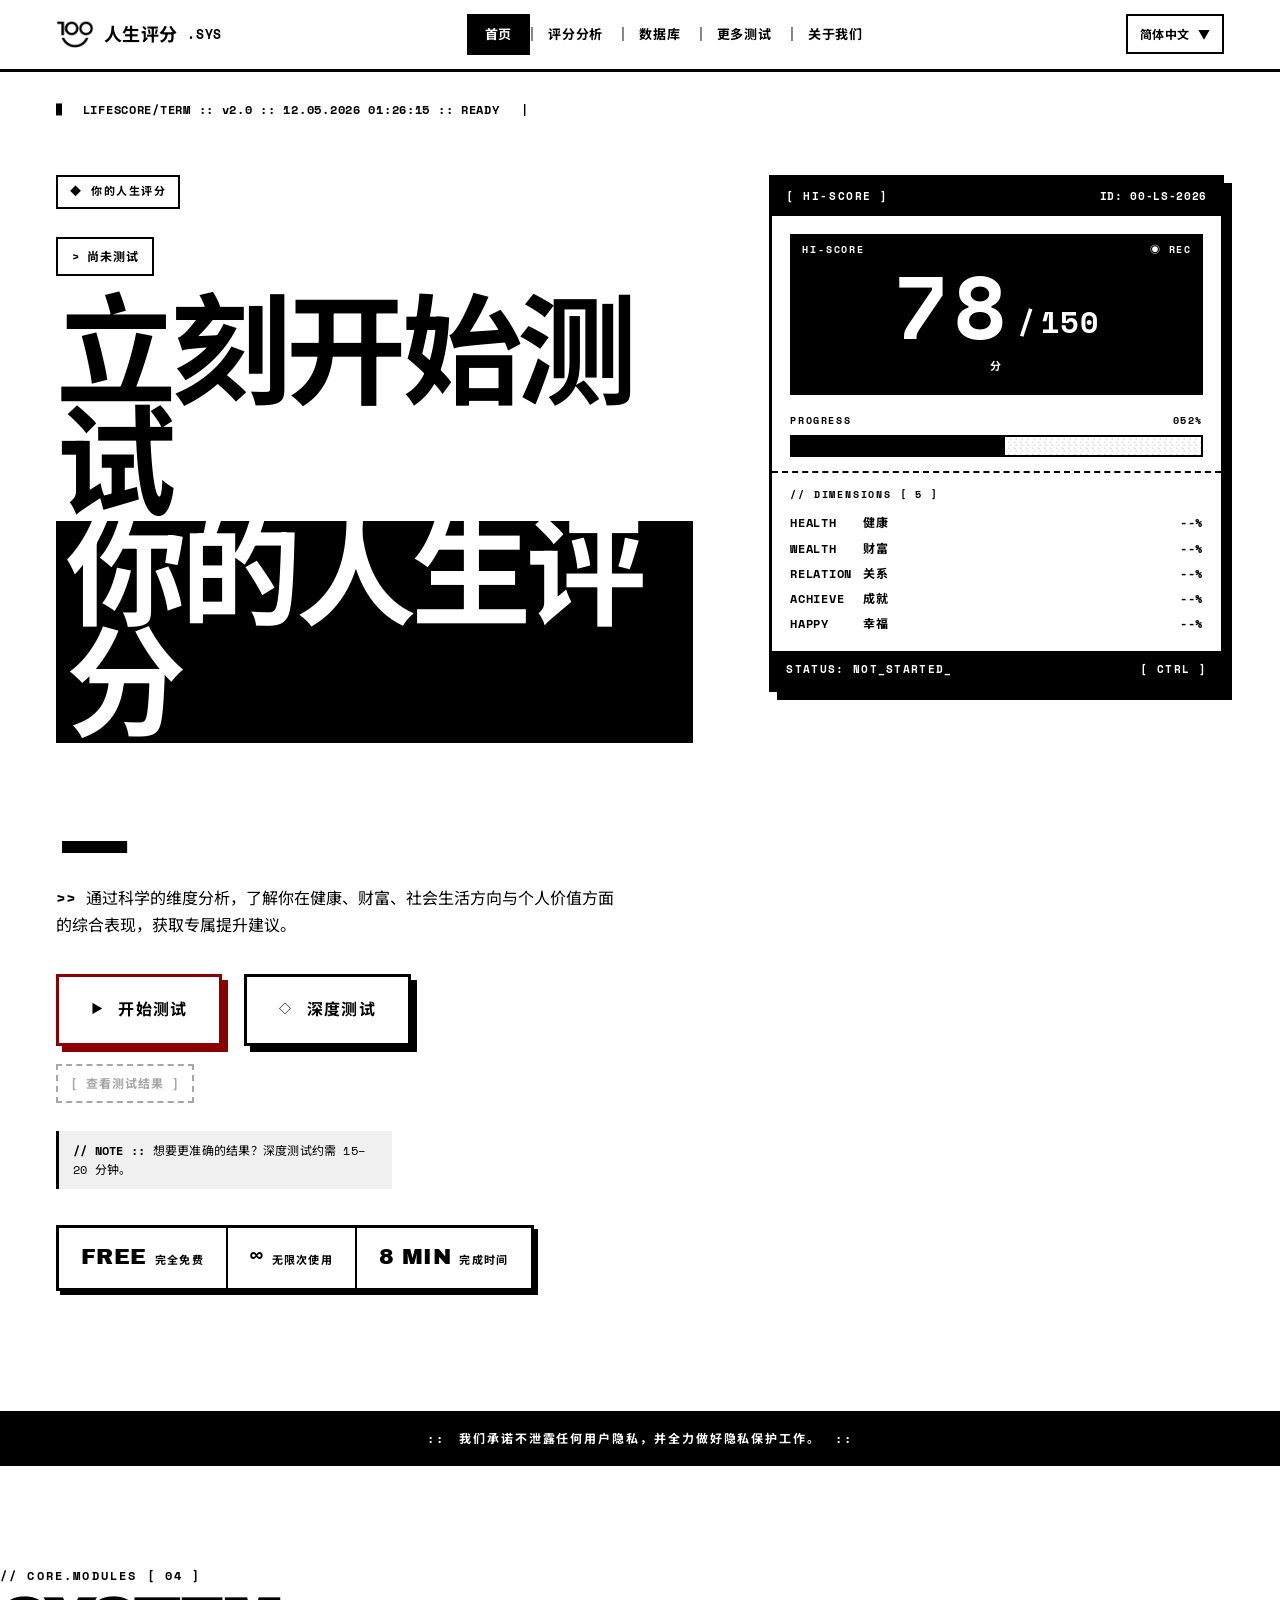
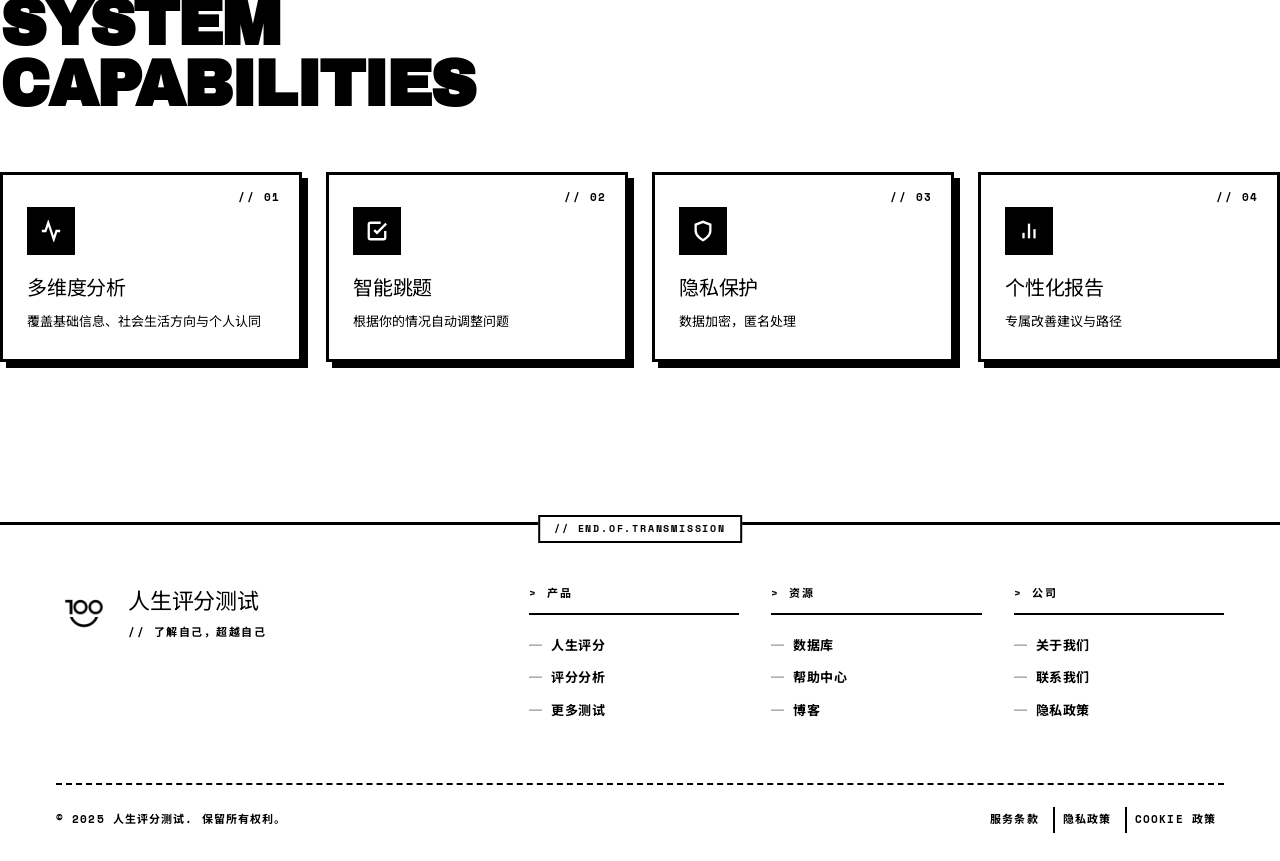
<file: index.html>
<!DOCTYPE html>
<html lang="zh-CN">
<head>
  <meta charset="UTF-8"/>
  <meta name="viewport" content="width=device-width, initial-scale=1.0"/>
  <title>LIFESCORE/TERM // 人生评分</title>
  <link rel="icon" type="image/png" href="images/favicon.ico"/>

  <!--
    LIFESCORE/TERM — NEO-BRUTALIST B&W BUILD
    ────────────────────────────────────────
    · Two colors: #FFF / #000  (+ #F0F0F0 for subtle separation only)
    · Two fonts:  Archivo Black (display) · Space Mono (everything else)
    · Zero rounded corners. Zero blur. Zero gradients.
    · Hard offset shadows only (e.g. 6px 6px 0 #000)
    · Hover = harsh color inversion + press-down translate
  -->
  <link rel="preconnect" href="https://fonts.googleapis.com"/>
  <link rel="preconnect" href="https://fonts.gstatic.com" crossorigin/>
  <link href="https://fonts.googleapis.com/css2?family=Archivo+Black&family=Space+Mono:wght@400;700&family=Noto+Sans+SC:wght@500;700;900&display=swap" rel="stylesheet"/>

  <link rel="stylesheet" href="style.css"/>
</head>

<body>
  <!-- Full-screen confetti canvas — fired by script.js when ls_last_score >= 100 -->
  <canvas id="confettiCanvas" style="position:fixed; top:0; left:0; width:100%; height:100%; pointer-events:none; z-index:9999; display:none;"></canvas>

  <!-- legacy hook (script.js may inject children) — visually neutralized -->
  <div class="particles" id="particles" aria-hidden="true"></div>

  <!-- ═══════════════ HUD BAR ═══════════════ -->
  <header class="hud" id="header">
    <div class="hud-row">
      <a href="index.html" class="brand">
        <img class="brand-mark" src="images/apple-touch-icon.png" alt="LS"/>
        <span class="brand-text" data-i18n="brandName">人生评分</span>
        <span class="brand-system">.SYS</span>
      </a>

      <nav class="nav" id="nav" aria-label="Main">
        <a href="index.html"      class="nav-link active" data-i18n="nav.home">首页</a>
        <a href="analysis.html"   class="nav-link"        data-i18n="nav.analysis">评分分析</a>
        <a href="database.html"   class="nav-link"        data-i18n="nav.database">数据库</a>
        <a href="more-tests.html" class="nav-link"        data-i18n="nav.more">更多测试</a>
        <a href="about.html"      class="nav-link"        data-i18n="nav.about">关于我们</a>
      </nav>

      <div class="hud-right">
        <div class="lang-switcher" id="langSwitcher">
          <span class="lang-icon">
            <svg width="14" height="14" viewBox="0 0 24 24" fill="none" stroke="currentColor" stroke-width="2.5">
              <circle cx="12" cy="12" r="10"/><path d="M2 12h20M12 2a15.3 15.3 0 0 1 4 10 15.3 15.3 0 0 1-4 10 15.3 15.3 0 0 1-4-10 15.3 15.3 0 0 1 4-10z"/>
            </svg>
          </span>
          <span class="lang-label" id="langLabel">简体中文</span>
          <span class="lang-arrow">▼</span>
          <div class="lang-dropdown" id="langDropdown">
            <div class="lang-option active" data-lang="zh-CN">简体中文</div>
            <div class="lang-option"        data-lang="zh-TW">繁體中文</div>
          </div>
        </div>
        <button class="menu-toggle" id="menuToggle" aria-expanded="false" aria-label="Menu">
          <span></span><span></span><span></span>
        </button>
      </div>
    </div>
  </header>

  <!-- ═══════════════ MAIN ═══════════════ -->
  <main>
    <div class="container">

      <!-- ── BOOT STATUS LINE ── -->
      <div class="boot">
        <span class="boot-line">LIFESCORE/TERM&nbsp;::&nbsp;v2.0&nbsp;::&nbsp;<span id="liveDate"></span>&nbsp;::&nbsp;READY&nbsp;</span>
        <span class="boot-spinner"></span>
      </div>

      <!-- ── HERO ── -->
      <section class="hero" id="hero">

        <!-- LEFT: type wall + CTA -->
        <div class="hero-text">
          <div class="winner-banner" id="winnerBanner">★ WINNER :: LIFE.DOMINATED ★</div>

          <span class="hero-badge" data-i18n="badge">你的专属人生评分</span>

          <div class="score-badge-wrap">
            <div class="score-badge" id="scoreBadge">
              <span class="score-badge-none" data-i18n="hero.score.none">尚未测试</span>
            </div>
          </div>

          <h1 class="hero-title">
            <span class="line"        data-i18n="hero.line1">立刻开始测试</span>
            <span class="line accent" data-i18n="hero.line2">你的人生评分</span><span class="cursor">_</span>
          </h1>

          <p class="hero-sub" data-i18n="hero.sub">通过科学的维度分析，了解你在健康、财富、社会生活方向与个人价值方面的综合表现，获取专属提升建议。</p>

          <div class="hero-actions">
            <button class="btn btn-primary btn-accent-red" id="startBtn" onclick="window.location.href='quiz-quick.html'">
              <span data-i18n="btn.start">开始测试</span>
            </button>
            <button class="btn btn-secondary btn-indepth" onclick="showDeepTestNotice()">
              <span data-i18n="btn.indepth">深度测试</span>
            </button>
          </div>

          <div class="view-result-wrap" id="viewResultWrap">
            <button class="btn-view-result" id="viewResultBtn" disabled onclick="window.location.href='result.html'">
              <span data-i18n="hero.viewResult">查看测试结果</span>
            </button>
          </div>

          <p class="indepth-note" data-i18n="btn.indepth.note">想要更准确的结果？深度测试约需 15–20 分钟。</p>

          <div class="hero-stats">
            <div class="stat">
              <span class="stat-num">FREE</span>
              <span class="stat-desc" data-i18n="stat.free">完全免费</span>
            </div>
            <div class="stat-divider"></div>
            <div class="stat">
              <span class="stat-num">∞</span>
              <span class="stat-desc" data-i18n="stat.unlimited">无限次使用</span>
            </div>
            <div class="stat-divider"></div>
            <div class="stat">
              <span class="stat-num">8 MIN</span>
              <span class="stat-desc" data-i18n="stat.time">完成时间</span>
            </div>
          </div>
        </div>

        <!-- RIGHT: ARCADE SCOREBOARD -->
        <aside class="arcade" aria-label="Score readout">

          <div class="arcade-head">
            <span>[ HI-SCORE ]</span>
            <span class="arcade-head-id">ID: 00-LS-2026</span>
          </div>

          <!-- the BLACK CRT SCREEN inset -->
          <div class="arcade-crt">
            <div class="arcade-digits">
              <span class="arcade-num" id="arcNumber">000</span>
              <span class="arcade-slash">/</span>
              <span class="arcade-max">150</span>
            </div>
            <span class="arcade-unit" data-i18n="scoreUnit">PTS</span>
          </div>

          <!-- chunky horizontal progress bar -->
          <div class="arcade-bar-wrap">
            <div class="arcade-bar-label">
              <span>PROGRESS</span>
              <span id="arcadePct">000%</span>
            </div>
            <div class="arcade-bar">
              <div class="arcade-bar-fill" id="arcadeBarFill"></div>
            </div>
          </div>

          <!-- 5 dimensions stat readout -->
          <div class="arcade-dims">
            <div class="arcade-dims-title">DIMENSIONS [ 5 ]</div>
            <ul class="score-tags">
              <li class="tag" data-i18n="tag.health"   data-name="HEALTH"   data-pct="--%"><span class="tag-bar"></span></li>
              <li class="tag" data-i18n="tag.wealth"   data-name="WEALTH"   data-pct="--%"><span class="tag-bar"></span></li>
              <li class="tag" data-i18n="tag.relation" data-name="RELATION" data-pct="--%"><span class="tag-bar"></span></li>
              <li class="tag" data-i18n="tag.achieve"  data-name="ACHIEVE"  data-pct="--%"><span class="tag-bar"></span></li>
              <li class="tag" data-i18n="tag.happy"    data-name="HAPPY"    data-pct="--%"><span class="tag-bar"></span></li>
            </ul>
          </div>

          <!-- legacy hooks: SVG arcFill must exist for script.js — hidden -->
          <div class="score-display">
            <svg viewBox="0 0 200 200">
              <circle cx="100" cy="100" r="85" fill="none" stroke="#000" stroke-width="6"
                      style="stroke-dasharray:534; stroke-dashoffset:534;" id="arcFill"></circle>
            </svg>
            <div class="ring ring-1"></div><div class="ring ring-2"></div><div class="ring ring-3"></div>
          </div>

          <!-- bottom status line -->
          <div class="arcade-status">
            <span>STATUS: NOT_STARTED<span class="arcade-status-cursor"></span></span>
            <span>[ CTRL ]</span>
          </div>
        </aside>

      </section>
    </div>

    <!-- ── PRIVACY STRIP — full bleed ── -->
    <div class="privacy-strip">
      <svg width="16" height="16" viewBox="0 0 24 24" fill="none" stroke="currentColor" stroke-width="2"><path d="M12 22s8-4 8-10V5l-8-3-8 3v7c0 6 8 10 8 10z"/></svg>
      <span data-i18n="hero.privacy">我们承诺不泄露任何用户隐私，并全力做好隐私保护工作。</span>
    </div>

    <!-- ── MODULES ── -->
    <section class="modules-section container">
      <header class="modules-head">
        <span class="kicker">CORE.MODULES&nbsp;[&nbsp;04&nbsp;]</span>
        <h2>SYSTEM<br>CAPABILITIES</h2>
      </header>

      <div class="features">
        <article class="feature-card" style="--i:0">
          <span class="feature-id">// 01</span>
          <div class="feature-icon">
            <svg width="22" height="22" viewBox="0 0 24 24" fill="none" stroke-width="2.5">
              <path d="M22 12h-4l-3 9L9 3l-3 9H2"/>
            </svg>
          </div>
          <div class="feature-title" data-i18n="feat1.title">多维度分析</div>
          <div class="feature-desc"  data-i18n="feat1.desc">覆盖基础信息、社会生活方向与个人认同</div>
        </article>

        <article class="feature-card" style="--i:1">
          <span class="feature-id">// 02</span>
          <div class="feature-icon">
            <svg width="22" height="22" viewBox="0 0 24 24" fill="none" stroke-width="2.5">
              <polyline points="9 11 12 14 22 4"/>
              <path d="M21 12v7a2 2 0 0 1-2 2H5a2 2 0 0 1-2-2V5a2 2 0 0 1 2-2h11"/>
            </svg>
          </div>
          <div class="feature-title" data-i18n="feat2.title">智能跳题</div>
          <div class="feature-desc"  data-i18n="feat2.desc">根据你的情况自动调整问题</div>
        </article>

        <article class="feature-card" style="--i:2">
          <span class="feature-id">// 03</span>
          <div class="feature-icon">
            <svg width="22" height="22" viewBox="0 0 24 24" fill="none" stroke-width="2.5">
              <path d="M12 22s8-4 8-10V5l-8-3-8 3v7c0 6 8 10 8 10z"/>
            </svg>
          </div>
          <div class="feature-title" data-i18n="feat3.title">隐私保护</div>
          <div class="feature-desc"  data-i18n="feat3.desc">数据加密，匿名处理</div>
        </article>

        <article class="feature-card" style="--i:3">
          <span class="feature-id">// 04</span>
          <div class="feature-icon">
            <svg width="22" height="22" viewBox="0 0 24 24" fill="none" stroke-width="2.5">
              <line x1="18" y1="20" x2="18" y2="10"/>
              <line x1="12" y1="20" x2="12" y2="4"/>
              <line x1="6"  y1="20" x2="6"  y2="14"/>
            </svg>
          </div>
          <div class="feature-title" data-i18n="feat4.title">个性化报告</div>
          <div class="feature-desc"  data-i18n="feat4.desc">专属改善建议与路径</div>
        </article>
      </div>
    </section>
  </main>

  <!-- ═══════════════ FOOTER ═══════════════ -->
  <footer class="footer">
    <div class="footer-inner">
      <div class="footer-brand">
        <img class="footer-logo-mark" src="images/apple-touch-icon.png" alt="LS"/>
        <div>
          <div class="footer-name"    data-i18n="footer.brand">人生评分测试</div>
          <div class="footer-tagline" data-i18n="footer.tagline">了解自己，超越自己</div>
        </div>
      </div>
      <div class="footer-links">
        <div class="footer-col">
          <div class="footer-col-title" data-i18n="footer.col1">产品</div>
          <a href="quiz-quick.html"  data-i18n="footer.l1a">人生评分</a>
          <a href="analysis.html"    data-i18n="footer.l1b">评分分析</a>
          <a href="more-tests.html"  data-i18n="footer.l1c">更多测试</a>
        </div>
        <div class="footer-col">
          <div class="footer-col-title" data-i18n="footer.col2">资源</div>
          <a href="database.html" data-i18n="footer.l2a">数据库</a>
          <a href="#"             data-i18n="footer.l2b">帮助中心</a>
          <a href="#"             data-i18n="footer.l2c">博客</a>
        </div>
        <div class="footer-col">
          <div class="footer-col-title" data-i18n="footer.col3">公司</div>
          <a href="about.html" data-i18n="footer.l3a">关于我们</a>
          <a href="about.html" data-i18n="footer.l3b">联系我们</a>
          <a href="#"          data-i18n="footer.l3c">隐私政策</a>
        </div>
      </div>
    </div>
    <div class="footer-bottom">
      <span data-i18n="footer.copy">© 2025 人生评分测试. 保留所有权利。</span>
      <div class="footer-bottom-links">
        <a href="#" data-i18n="footer.terms">服务条款</a>
        <a href="#" data-i18n="footer.privacy">隐私政策</a>
        <a href="#" data-i18n="footer.cookie">Cookie 政策</a>
      </div>
    </div>
  </footer>

  <!-- ═══════════════ DEEP-TEST MODAL ═══════════════ -->
  <div class="deep-notice-overlay" id="deepNoticeOverlay" onclick="closeDeepNotice()">
    <div class="deep-notice-modal" onclick="event.stopPropagation()">
      <div class="deep-notice-icon">⚠</div>
      <div class="deep-notice-title" data-i18n="deep.notice.title">深度测试 · 开发中</div>
      <div class="deep-notice-text"  data-i18n="deep.notice.text">我们的深度测试题库仍在开发中，大部分题目尚未导入和更新。但它已经与快速版测试略有不同。感谢你的理解。</div>
      <div class="deep-notice-btns">
        <button class="btn btn-primary"   onclick="window.location.href='quiz.html'" data-i18n="deep.notice.ok">好的，开始测试</button>
        <button class="btn btn-secondary" onclick="closeDeepNotice()"                data-i18n="deep.notice.cancel">暂不测试</button>
      </div>
    </div>
  </div>

  <!-- ═══════════════ MODAL HANDLERS ═══════════════ -->
  <script>
    function showDeepTestNotice(){ document.getElementById('deepNoticeOverlay').classList.add('open'); }
    function closeDeepNotice()    { document.getElementById('deepNoticeOverlay').classList.remove('open'); }
  </script>

  <!--
    ═══════════════ ARCADE BAR MIRROR ═══════════════
    script.js animates #arcNumber but doesn't know about our chunky bar.
    This 6-line observer watches the digit display and updates the
    visual progress bar + percentage label whenever the digits change.
    Pure read-only mirror — never writes to anything script.js owns.
  -->
  <script>
    (function () {
      var num   = document.getElementById('arcNumber');
      var fill  = document.getElementById('arcadeBarFill');
      var label = document.getElementById('arcadePct');
      if (!num || !fill || !label) return;
      var sync = function () {
        var v = Math.max(0, Math.min(150, parseInt(num.textContent, 10) || 0));
        var pct = (v / 150) * 100;
        fill.style.width = pct + '%';
        label.textContent = String(Math.round(pct)).padStart(3, '0') + '%';
      };
      sync();
      new MutationObserver(sync).observe(num, { childList: true, characterData: true, subtree: true });
    })();
  </script>

  <script src="i18n.js"></script>
  <script src="script.js"></script>
<script>
  (function(){
    function pad(n){ return n < 10 ? '0' + n : n; }
    function tick(){
      var d = new Date();
      var s = pad(d.getMonth()+1) + '.' + pad(d.getDate()) + '.' + d.getFullYear() + ' '
            + pad(d.getHours()) + ':' + pad(d.getMinutes()) + ':' + pad(d.getSeconds());
      var el = document.getElementById('liveDate');
      if(el) el.textContent = s;
    }
    tick();
    setInterval(tick, 1000);
  })();
  </script>
</body>
</html>
</file>
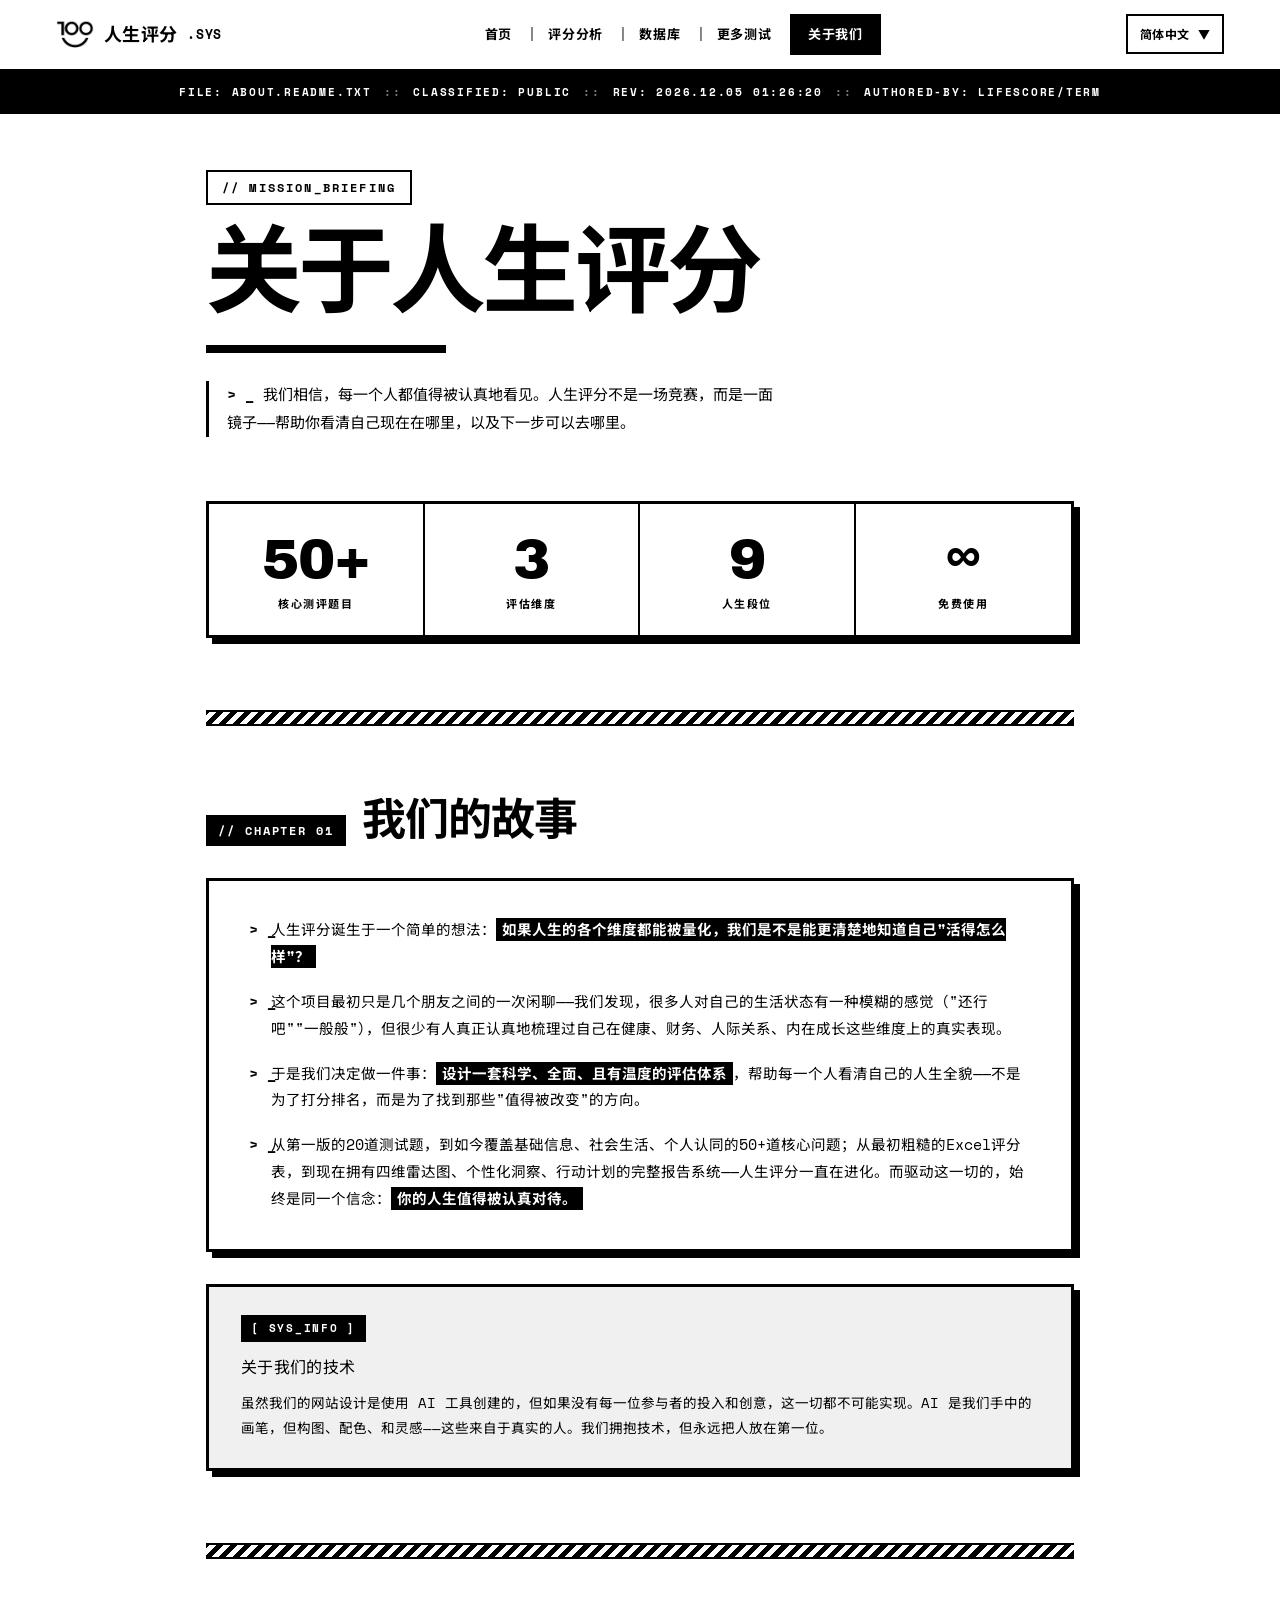
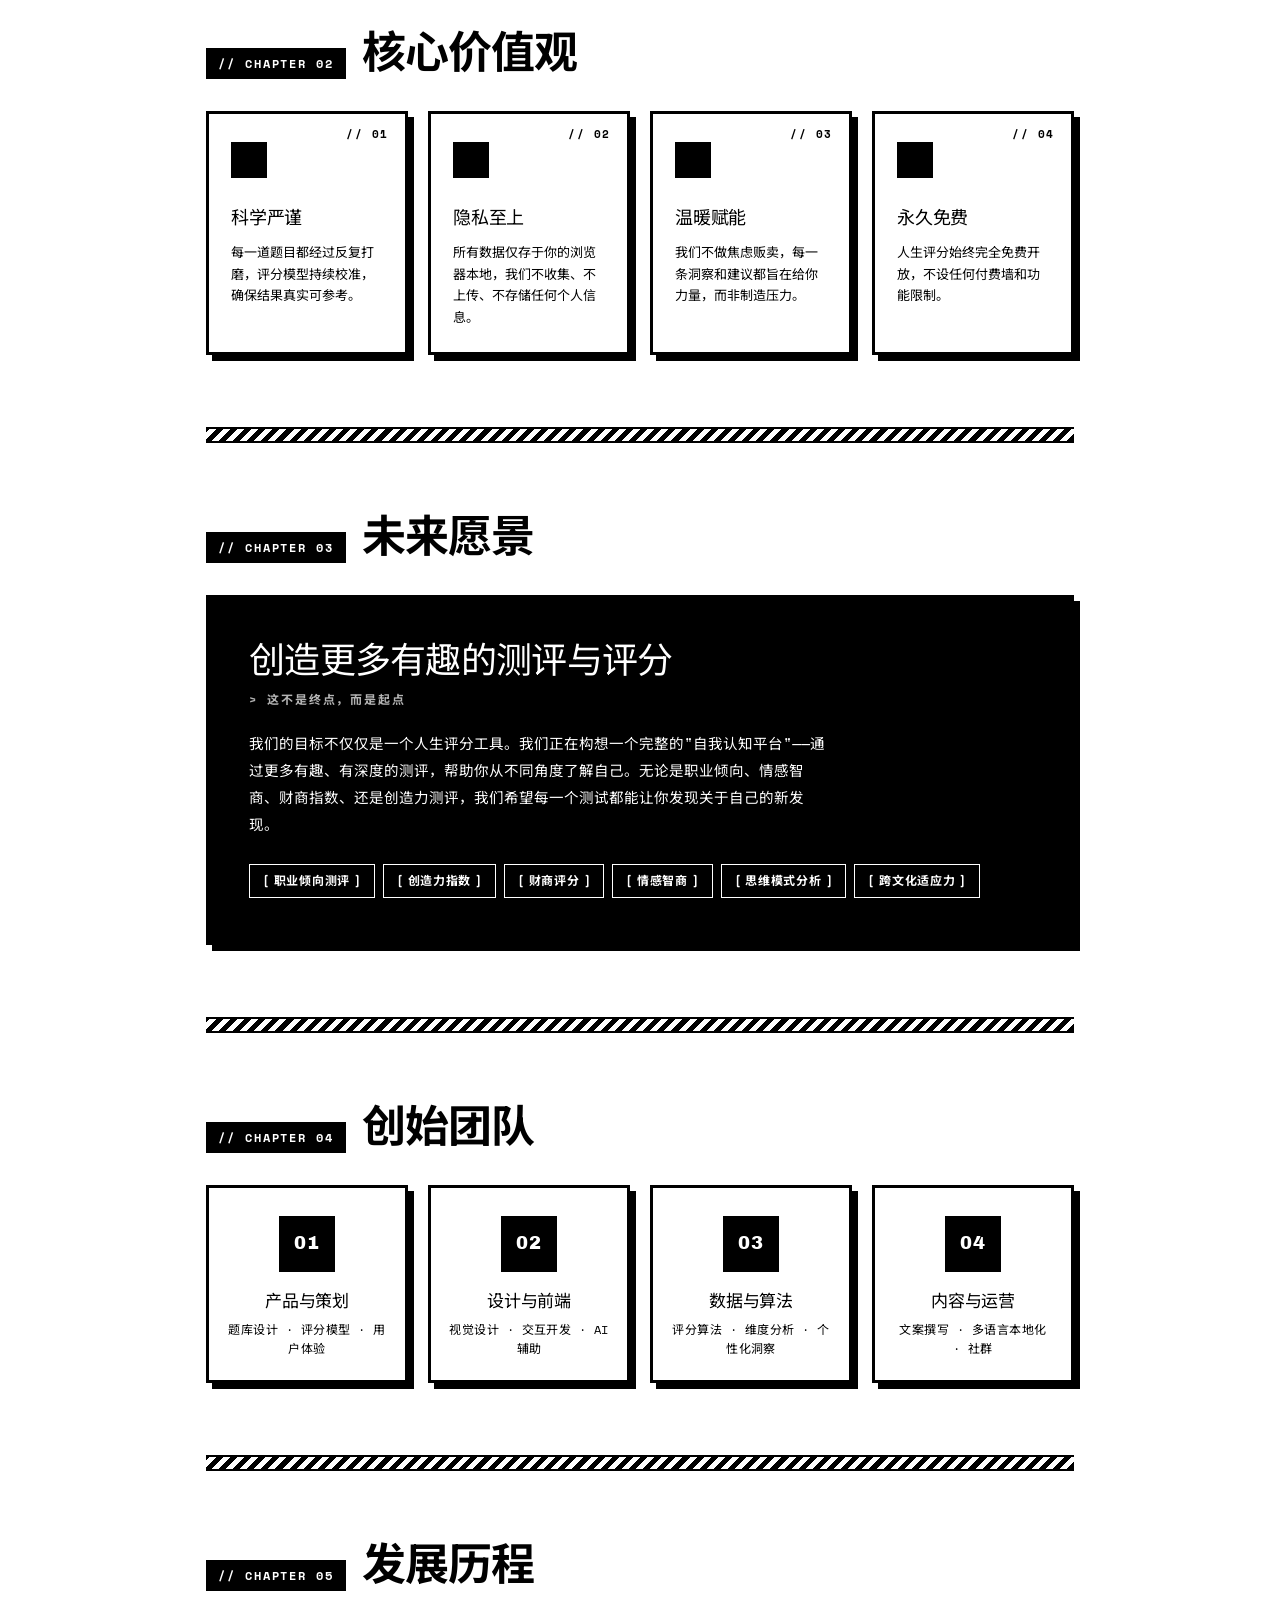
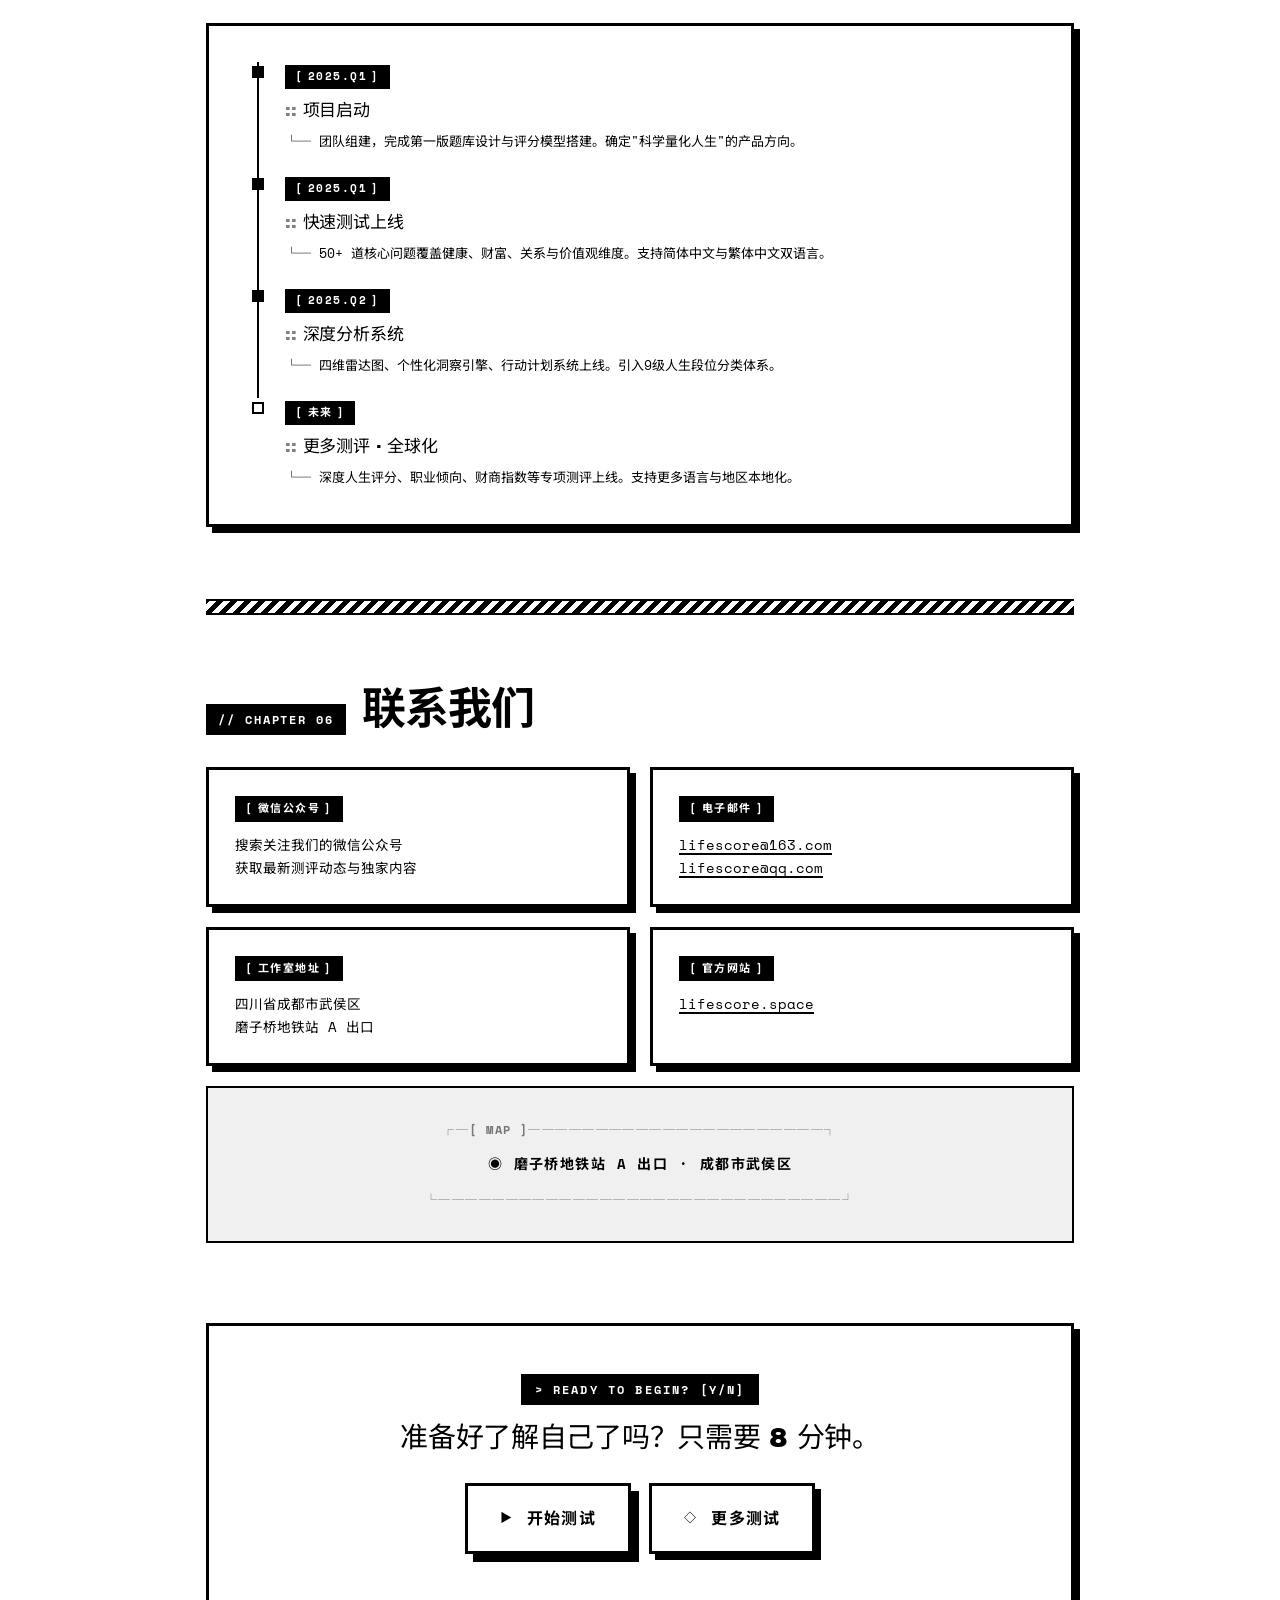
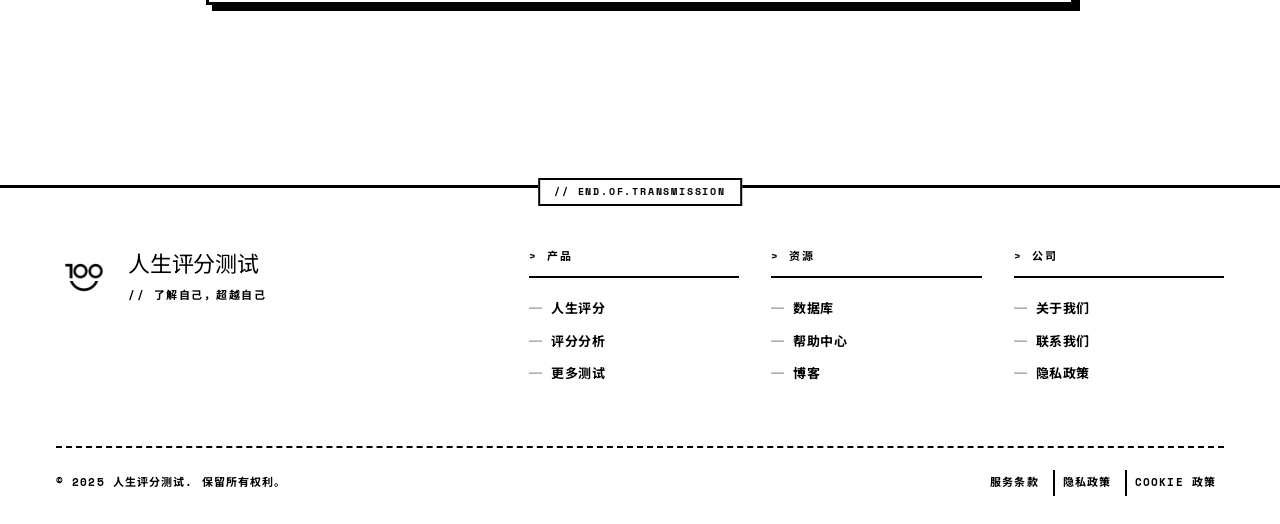
<file: about.html>
<!DOCTYPE html>
<html lang="zh-CN">
<head>
  <meta charset="UTF-8"/>
  <meta name="viewport" content="width=device-width, initial-scale=1.0"/>
  <title>LIFESCORE/TERM // 关于我们</title>
  <link rel="icon" type="image/png" href="images/favicon.ico"/>

  <link rel="preconnect" href="https://fonts.googleapis.com"/>
  <link rel="preconnect" href="https://fonts.gstatic.com" crossorigin/>
  <link href="https://fonts.googleapis.com/css2?family=Archivo+Black&family=Space+Mono:wght@400;700&family=Noto+Sans+SC:wght@500;700;900&display=swap" rel="stylesheet"/>

  <link rel="stylesheet" href="style.css"/>
</head>
<body>
  <!-- legacy hook (script may inject children) — visually neutralized -->
  <div class="particles" id="particles" aria-hidden="true"></div>

  <!-- ═══════════════ HUD BAR ═══════════════ -->
  <header class="hud" id="header">
    <div class="hud-row">
      <a href="index.html" class="brand">
        <img class="brand-mark" src="images/apple-touch-icon.png" alt="LS"/>
        <span class="brand-text" data-i18n="brandName">人生评分</span>
        <span class="brand-system">.SYS</span>
      </a>

      <nav class="nav" id="nav" aria-label="Main">
        <a href="index.html"      class="nav-link"        data-i18n="nav.home">首页</a>
        <a href="analysis.html"   class="nav-link"        data-i18n="nav.analysis">评分分析</a>
        <a href="database.html"   class="nav-link"        data-i18n="nav.database">数据库</a>
        <a href="more-tests.html" class="nav-link"        data-i18n="nav.more">更多测试</a>
        <a href="about.html"      class="nav-link active" data-i18n="nav.about">关于我们</a>
      </nav>

      <div class="hud-right">
        <div class="lang-switcher" id="langSwitcher">
          <span class="lang-icon">
            <svg width="14" height="14" viewBox="0 0 24 24" fill="none" stroke="currentColor" stroke-width="2.5">
              <circle cx="12" cy="12" r="10"/><path d="M2 12h20M12 2a15.3 15.3 0 0 1 4 10 15.3 15.3 0 0 1-4 10 15.3 15.3 0 0 1-4-10 15.3 15.3 0 0 1 4-10z"/>
            </svg>
          </span>
          <span class="lang-label" id="langLabel">简体中文</span>
          <span class="lang-arrow">▼</span>
          <div class="lang-dropdown" id="langDropdown">
            <div class="lang-option active" data-lang="zh-CN">简体中文</div>
            <div class="lang-option"        data-lang="zh-TW">繁體中文</div>
          </div>
        </div>
        <button class="menu-toggle" id="menuToggle" aria-expanded="false" aria-label="Menu">
          <span></span><span></span><span></span>
        </button>
      </div>
    </div>
  </header>

  <!-- ═══════════════ DOSSIER FILE-HEADER BANNER ═══════════════ -->
  <div class="dossier-banner">
    <span>FILE: ABOUT.README.TXT</span>
    <span class="sep">::</span>
    <span>CLASSIFIED: PUBLIC</span>
    <span class="sep">::</span>
    <span>REV: <span id="liveDate"></span></span>
    <span class="sep">::</span>
    <span>AUTHORED-BY: LIFESCORE/TERM</span>
  </div>

  <!-- ═══════════════ MAIN ═══════════════ -->
  <main class="dossier-wrap">

    <!-- ── HERO ── -->
    <section class="dossier-hero">
      <span class="kicker">MISSION_BRIEFING</span>
      <h1>关于人生评分</h1>
      <span class="underline" aria-hidden="true"></span>
      <p class="dossier-intro">我们相信，每一个人都值得被认真地看见。人生评分不是一场竞赛，而是一面镜子——帮助你看清自己现在在哪里，以及下一步可以去哪里。</p>
    </section>

    <!-- ── STATS STRIP ── -->
    <section class="dossier-stats" aria-label="关键指标">
      <div class="dossier-stat">
        <div class="dossier-stat-num">50+</div>
        <div class="dossier-stat-label">核心测评题目</div>
      </div>
      <div class="dossier-stat">
        <div class="dossier-stat-num">3</div>
        <div class="dossier-stat-label">评估维度</div>
      </div>
      <div class="dossier-stat">
        <div class="dossier-stat-num">9</div>
        <div class="dossier-stat-label">人生段位</div>
      </div>
      <div class="dossier-stat">
        <div class="dossier-stat-num">∞</div>
        <div class="dossier-stat-label">免费使用</div>
      </div>
    </section>

    <div class="dossier-divider" aria-hidden="true"></div>

    <!-- ══ CHAPTER 01 :: OUR STORY ══ -->
    <section>
      <header class="chapter-head">
        <span class="chapter-num">// CHAPTER 01</span>
        <h2>我们的故事</h2>
      </header>

      <div class="dossier-prose">
        <p>人生评分诞生于一个简单的想法：<strong>如果人生的各个维度都能被量化，我们是不是能更清楚地知道自己"活得怎么样"？</strong></p>
        <p>这个项目最初只是几个朋友之间的一次闲聊——我们发现，很多人对自己的生活状态有一种模糊的感觉（"还行吧""一般般"），但很少有人真正认真地梳理过自己在健康、财务、人际关系、内在成长这些维度上的真实表现。</p>
        <p>于是我们决定做一件事：<strong>设计一套科学、全面、且有温度的评估体系</strong>，帮助每一个人看清自己的人生全貌——不是为了打分排名，而是为了找到那些"值得被改变"的方向。</p>
        <p>从第一版的20道测试题，到如今覆盖基础信息、社会生活、个人认同的50+道核心问题；从最初粗糙的Excel评分表，到现在拥有四维雷达图、个性化洞察、行动计划的完整报告系统——人生评分一直在进化。而驱动这一切的，始终是同一个信念：<strong>你的人生值得被认真对待。</strong></p>
      </div>

      <!-- AI ACKNOWLEDGEMENT — system info callout -->
      <div class="sys-info">
        <span class="sys-info-title">关于我们的技术</span>
        <p>虽然我们的网站设计是使用 AI 工具创建的，但如果没有每一位参与者的投入和创意，这一切都不可能实现。AI 是我们手中的画笔，但构图、配色、和灵感——这些来自于真实的人。我们拥抱技术，但永远把人放在第一位。</p>
      </div>
    </section>

    <div class="dossier-divider" aria-hidden="true"></div>

    <!-- ══ CHAPTER 02 :: CORE VALUES ══ -->
    <section>
      <header class="chapter-head">
        <span class="chapter-num">// CHAPTER 02</span>
        <h2>核心价值观</h2>
      </header>

      <div class="dossier-values">
        <article class="value-card">
          <span class="v-id">// 01</span>
          <span class="v-mark" aria-hidden="true"></span>
          <div class="value-title">科学严谨</div>
          <div class="value-desc">每一道题目都经过反复打磨，评分模型持续校准，确保结果真实可参考。</div>
        </article>
        <article class="value-card">
          <span class="v-id">// 02</span>
          <span class="v-mark" aria-hidden="true"></span>
          <div class="value-title">隐私至上</div>
          <div class="value-desc">所有数据仅存于你的浏览器本地，我们不收集、不上传、不存储任何个人信息。</div>
        </article>
        <article class="value-card">
          <span class="v-id">// 03</span>
          <span class="v-mark" aria-hidden="true"></span>
          <div class="value-title">温暖赋能</div>
          <div class="value-desc">我们不做焦虑贩卖，每一条洞察和建议都旨在给你力量，而非制造压力。</div>
        </article>
        <article class="value-card">
          <span class="v-id">// 04</span>
          <span class="v-mark" aria-hidden="true"></span>
          <div class="value-title">永久免费</div>
          <div class="value-desc">人生评分始终完全免费开放，不设任何付费墙和功能限制。</div>
        </article>
      </div>
    </section>

    <div class="dossier-divider" aria-hidden="true"></div>

    <!-- ══ CHAPTER 03 :: VISION ══ -->
    <section>
      <header class="chapter-head">
        <span class="chapter-num">// CHAPTER 03</span>
        <h2>未来愿景</h2>
      </header>

      <div class="dossier-vision">
        <div class="vision-title">创造更多有趣的测评与评分</div>
        <div class="vision-sub">这不是终点，而是起点</div>
        <div class="vision-text">我们的目标不仅仅是一个人生评分工具。我们正在构想一个完整的"自我认知平台"——通过更多有趣、有深度的测评，帮助你从不同角度了解自己。无论是职业倾向、情感智商、财商指数、还是创造力测评，我们希望每一个测试都能让你发现关于自己的新发现。</div>
        <div class="vision-tags">
          <span class="vision-tag">职业倾向测评</span>
          <span class="vision-tag">创造力指数</span>
          <span class="vision-tag">财商评分</span>
          <span class="vision-tag">情感智商</span>
          <span class="vision-tag">思维模式分析</span>
          <span class="vision-tag">跨文化适应力</span>
        </div>
      </div>
    </section>

    <div class="dossier-divider" aria-hidden="true"></div>

    <!-- ══ CHAPTER 04 :: TEAM ══ -->
    <section>
      <header class="chapter-head">
        <span class="chapter-num">// CHAPTER 04</span>
        <h2>创始团队</h2>
      </header>

      <div class="dossier-team">
        <article class="team-card">
          <div class="team-id">01</div>
          <div class="team-name">产品与策划</div>
          <div class="team-role">题库设计 · 评分模型 · 用户体验</div>
        </article>
        <article class="team-card">
          <div class="team-id">02</div>
          <div class="team-name">设计与前端</div>
          <div class="team-role">视觉设计 · 交互开发 · AI 辅助</div>
        </article>
        <article class="team-card">
          <div class="team-id">03</div>
          <div class="team-name">数据与算法</div>
          <div class="team-role">评分算法 · 维度分析 · 个性化洞察</div>
        </article>
        <article class="team-card">
          <div class="team-id">04</div>
          <div class="team-name">内容与运营</div>
          <div class="team-role">文案撰写 · 多语言本地化 · 社群</div>
        </article>
      </div>
    </section>

    <div class="dossier-divider" aria-hidden="true"></div>

    <!-- ══ CHAPTER 05 :: MILESTONES ══ -->
    <section>
      <header class="chapter-head">
        <span class="chapter-num">// CHAPTER 05</span>
        <h2>发展历程</h2>
      </header>

      <div class="dossier-timeline">
        <div class="tl-entry">
          <span class="tl-date">2025.Q1</span>
          <span class="tl-title">项目启动</span>
          <div class="tl-desc">团队组建，完成第一版题库设计与评分模型搭建。确定"科学量化人生"的产品方向。</div>
        </div>
        <div class="tl-entry">
          <span class="tl-date">2025.Q1</span>
          <span class="tl-title">快速测试上线</span>
          <div class="tl-desc">50+ 道核心问题覆盖健康、财富、关系与价值观维度。支持简体中文与繁体中文双语言。</div>
        </div>
        <div class="tl-entry">
          <span class="tl-date">2025.Q2</span>
          <span class="tl-title">深度分析系统</span>
          <div class="tl-desc">四维雷达图、个性化洞察引擎、行动计划系统上线。引入9级人生段位分类体系。</div>
        </div>
        <div class="tl-entry tl-future">
          <span class="tl-date">未来</span>
          <span class="tl-title">更多测评 · 全球化</span>
          <div class="tl-desc">深度人生评分、职业倾向、财商指数等专项测评上线。支持更多语言与地区本地化。</div>
        </div>
      </div>
    </section>

    <div class="dossier-divider" aria-hidden="true"></div>

    <!-- ══ CHAPTER 06 :: CONTACT ══ -->
    <section id="contact">
      <header class="chapter-head">
        <span class="chapter-num">// CHAPTER 06</span>
        <h2>联系我们</h2>
      </header>

      <div class="dossier-contacts">
        <article class="contact-card">
          <span class="contact-label">微信公众号</span>
          <div class="contact-val">搜索关注我们的微信公众号<br/>获取最新测评动态与独家内容</div>
        </article>

        <article class="contact-card">
          <span class="contact-label">电子邮件</span>
          <div class="contact-val">
            <a href="mailto:lifescore@163.com">lifescore@163.com</a><br/>
            <a href="mailto:lifescore@qq.com">lifescore@qq.com</a>
          </div>
        </article>

        <article class="contact-card">
          <span class="contact-label">工作室地址</span>
          <div class="contact-val">四川省成都市武侯区<br/>磨子桥地铁站 A 出口</div>
        </article>

        <article class="contact-card">
          <span class="contact-label">官方网站</span>
          <div class="contact-val"><a href="https://lifescore.space" target="_blank" rel="noopener">lifescore.space</a></div>
        </article>
      </div>

      <div class="address-map" aria-label="地址">
        <span class="pin">磨子桥地铁站 A 出口 · 成都市武侯区</span>
      </div>
    </section>

    <!-- ══ CTA ══ -->
    <section class="dossier-cta">
      <span class="dossier-cta-prompt">&gt; READY TO BEGIN? [Y/N]</span>
      <div class="dossier-cta-text">准备好了解自己了吗？只需要 8 分钟。</div>
      <div class="dossier-cta-btns">
        <a href="quiz-quick.html" class="btn btn-primary">
          <span>开始测试</span>
        </a>
        <a href="more-tests.html" class="btn btn-secondary">
          <span>更多测试</span>
        </a>
      </div>
    </section>

  </main>

  <!-- ═══════════════ FOOTER ═══════════════ -->
  <footer class="footer">
    <div class="footer-inner">
      <div class="footer-brand">
        <img class="footer-logo-mark" src="images/apple-touch-icon.png" alt="LS"/>
        <div>
          <div class="footer-name"    data-i18n="footer.brand">人生评分测试</div>
          <div class="footer-tagline" data-i18n="footer.tagline">了解自己，超越自己</div>
        </div>
      </div>
      <div class="footer-links">
        <div class="footer-col">
          <div class="footer-col-title" data-i18n="footer.col1">产品</div>
          <a href="quiz-quick.html"  data-i18n="footer.l1a">人生评分</a>
          <a href="analysis.html"    data-i18n="footer.l1b">评分分析</a>
          <a href="more-tests.html"  data-i18n="footer.l1c">更多测试</a>
        </div>
        <div class="footer-col">
          <div class="footer-col-title" data-i18n="footer.col2">资源</div>
          <a href="database.html" data-i18n="footer.l2a">数据库</a>
          <a href="#"             data-i18n="footer.l2b">帮助中心</a>
          <a href="#"             data-i18n="footer.l2c">博客</a>
        </div>
        <div class="footer-col">
          <div class="footer-col-title" data-i18n="footer.col3">公司</div>
          <a href="about.html"         data-i18n="footer.l3a">关于我们</a>
          <a href="about.html#contact" data-i18n="footer.l3b">联系我们</a>
          <a href="#"                  data-i18n="footer.l3c">隐私政策</a>
        </div>
      </div>
    </div>
    <div class="footer-bottom">
      <span data-i18n="footer.copy">© 2025 人生评分测试. 保留所有权利。</span>
      <div class="footer-bottom-links">
        <a href="#" data-i18n="footer.terms">服务条款</a>
        <a href="#" data-i18n="footer.privacy">隐私政策</a>
        <a href="#" data-i18n="footer.cookie">Cookie 政策</a>
      </div>
    </div>
  </footer>

  <!-- ═══════════════ INLINE PAGE WIRING ═══════════════ -->
  <script src="i18n.js"></script>
  <script>
  (function(){
    'use strict';

    /* Lang switcher */
    var ls = document.getElementById('langSwitcher');
    if (ls) {
      ls.addEventListener('click', function(e){ e.stopPropagation(); ls.classList.toggle('open'); });
      document.addEventListener('click', function(){ ls.classList.remove('open'); });
      document.querySelectorAll('.lang-option').forEach(function(o){
        o.addEventListener('click', function(e){
          e.stopPropagation(); window.applyI18n(o.dataset.lang); ls.classList.remove('open');
        });
      });
    }

    /* Mobile nav */
    var mt = document.getElementById('menuToggle'), nav = document.getElementById('nav');
    if (mt && nav) {
      mt.addEventListener('click', function(){
        var o = nav.classList.toggle('mobile-open');
        mt.setAttribute('aria-expanded', o);
      });
      document.querySelectorAll('.nav-link').forEach(function(l){
        l.addEventListener('click', function(){
          nav.classList.remove('mobile-open');
          mt.setAttribute('aria-expanded', 'false');
        });
      });
    }

    /* Scroll-aware header */
    var header = document.getElementById('header');
    if (header) {
      window.addEventListener('scroll', function(){
        header.classList.toggle('scrolled', window.scrollY > 10);
      }, { passive: true });
    }

    /* Live local time */
    function padLive(n){ return n < 10 ? '0' + n : n; }
    function tickLive(){
      var d = new Date();
      var s = d.getFullYear() + '.' + padLive(d.getMonth()+1) + '.' + padLive(d.getDate()) + ' '
            + padLive(d.getHours()) + ':' + padLive(d.getMinutes()) + ':' + padLive(d.getSeconds());
      var el = document.getElementById('liveDate');
      if(el) el.textContent = s;
    }
    tickLive();
    setInterval(tickLive, 1000);

    /* Apply i18n */
    if (typeof window.applyI18n === 'function') window.applyI18n();
  })();
  </script>
</body>
</html>
</file>
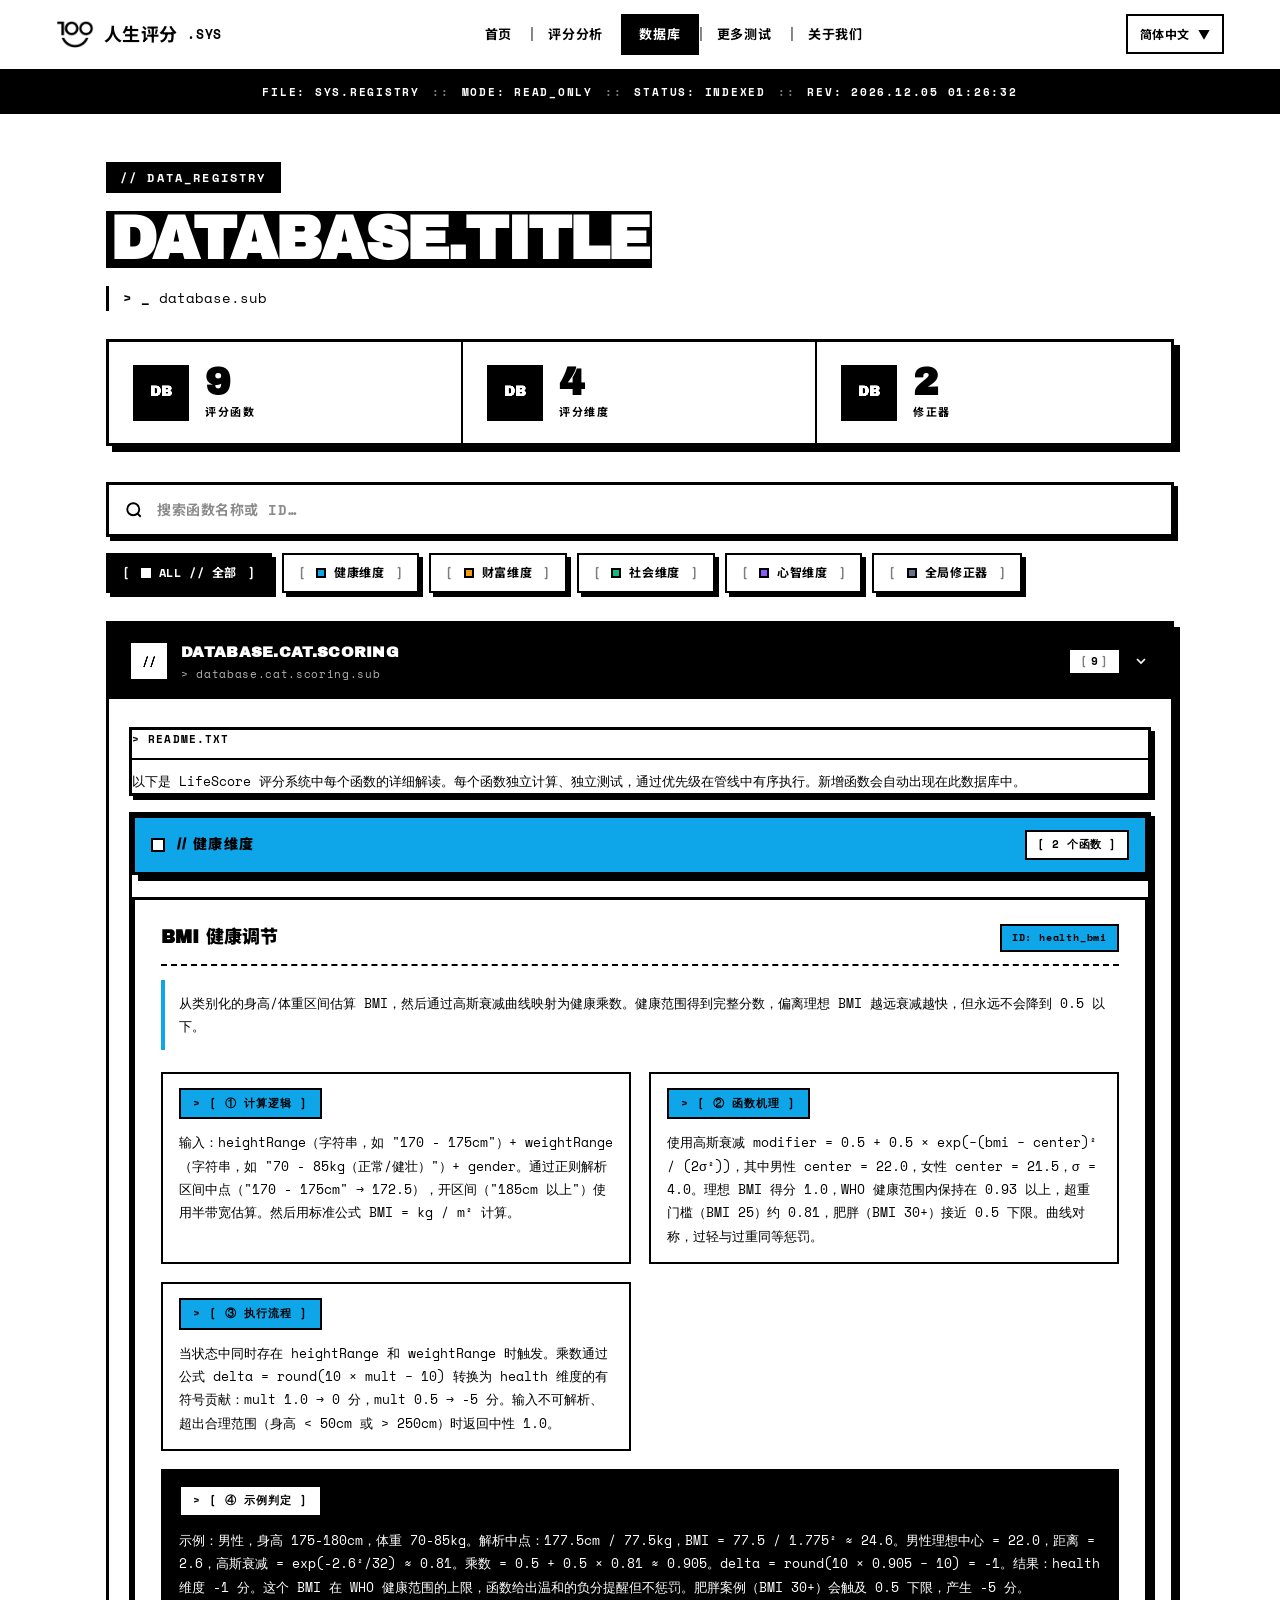
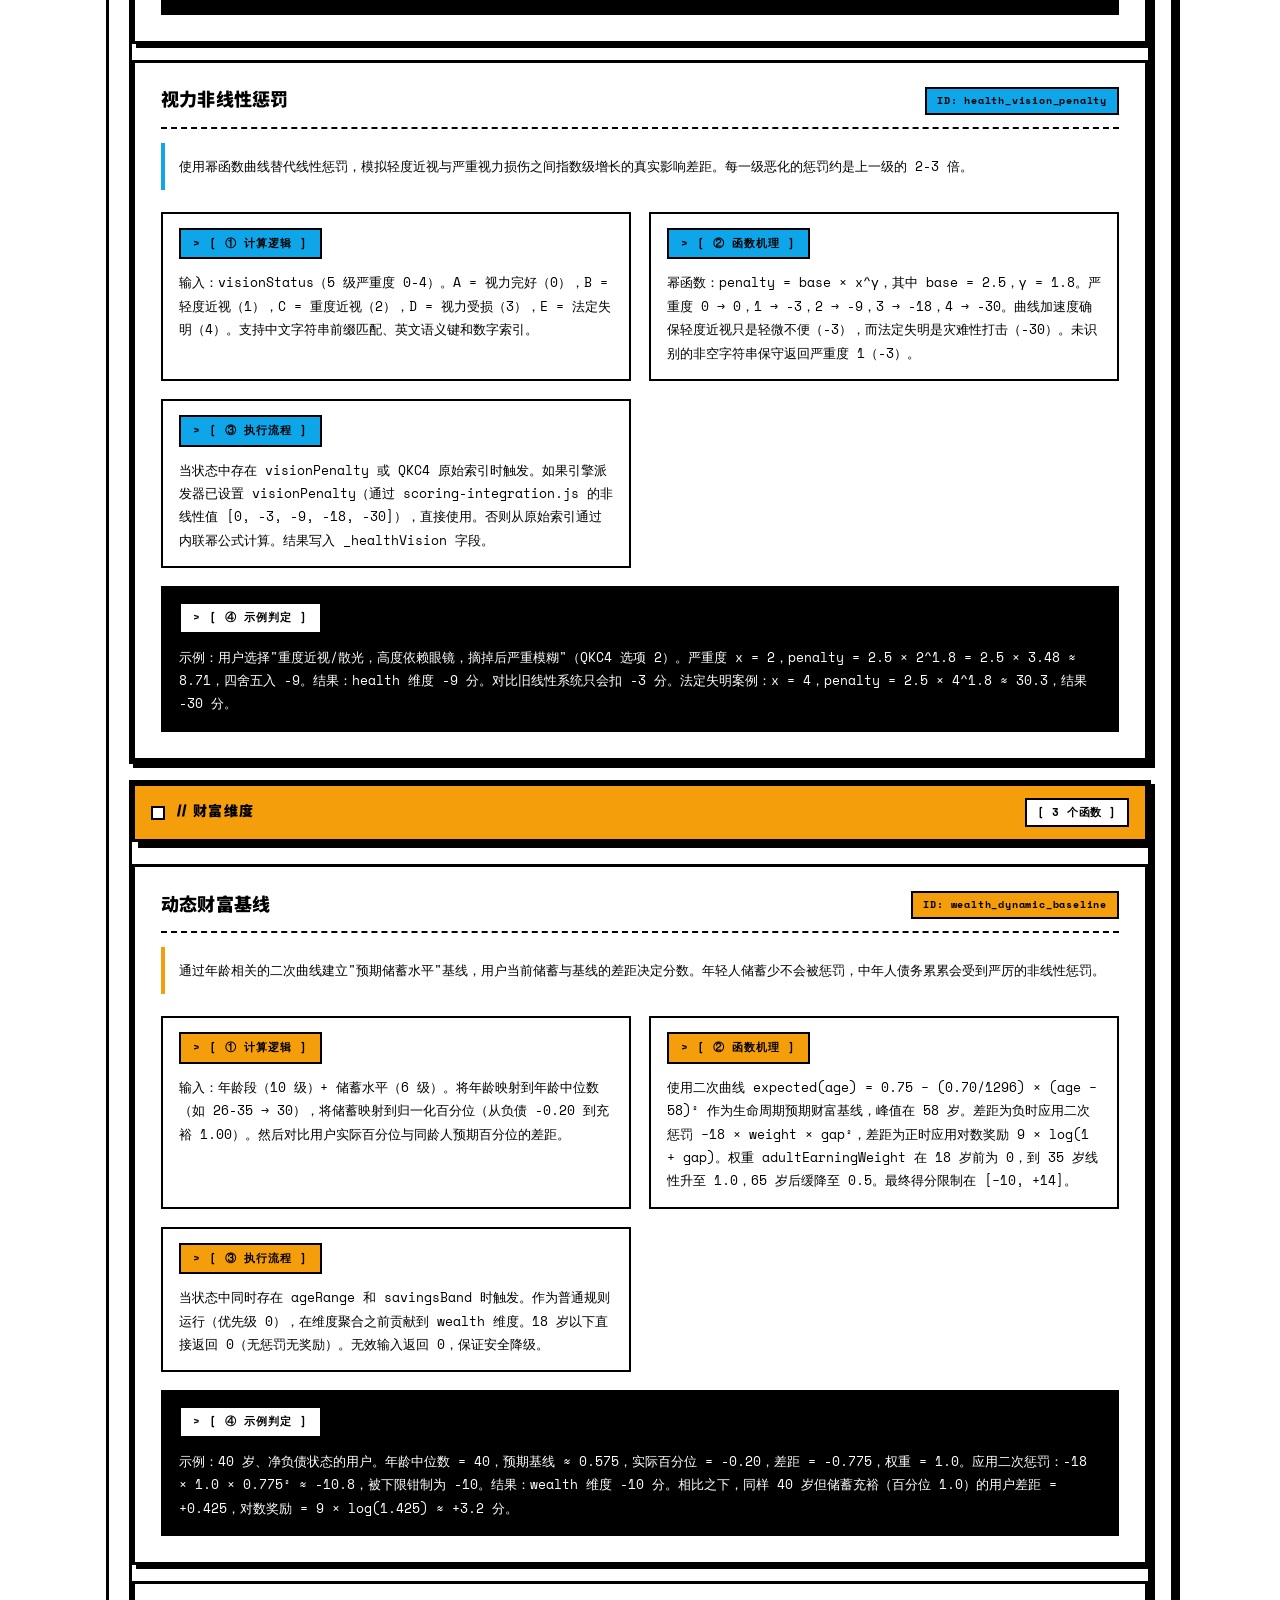
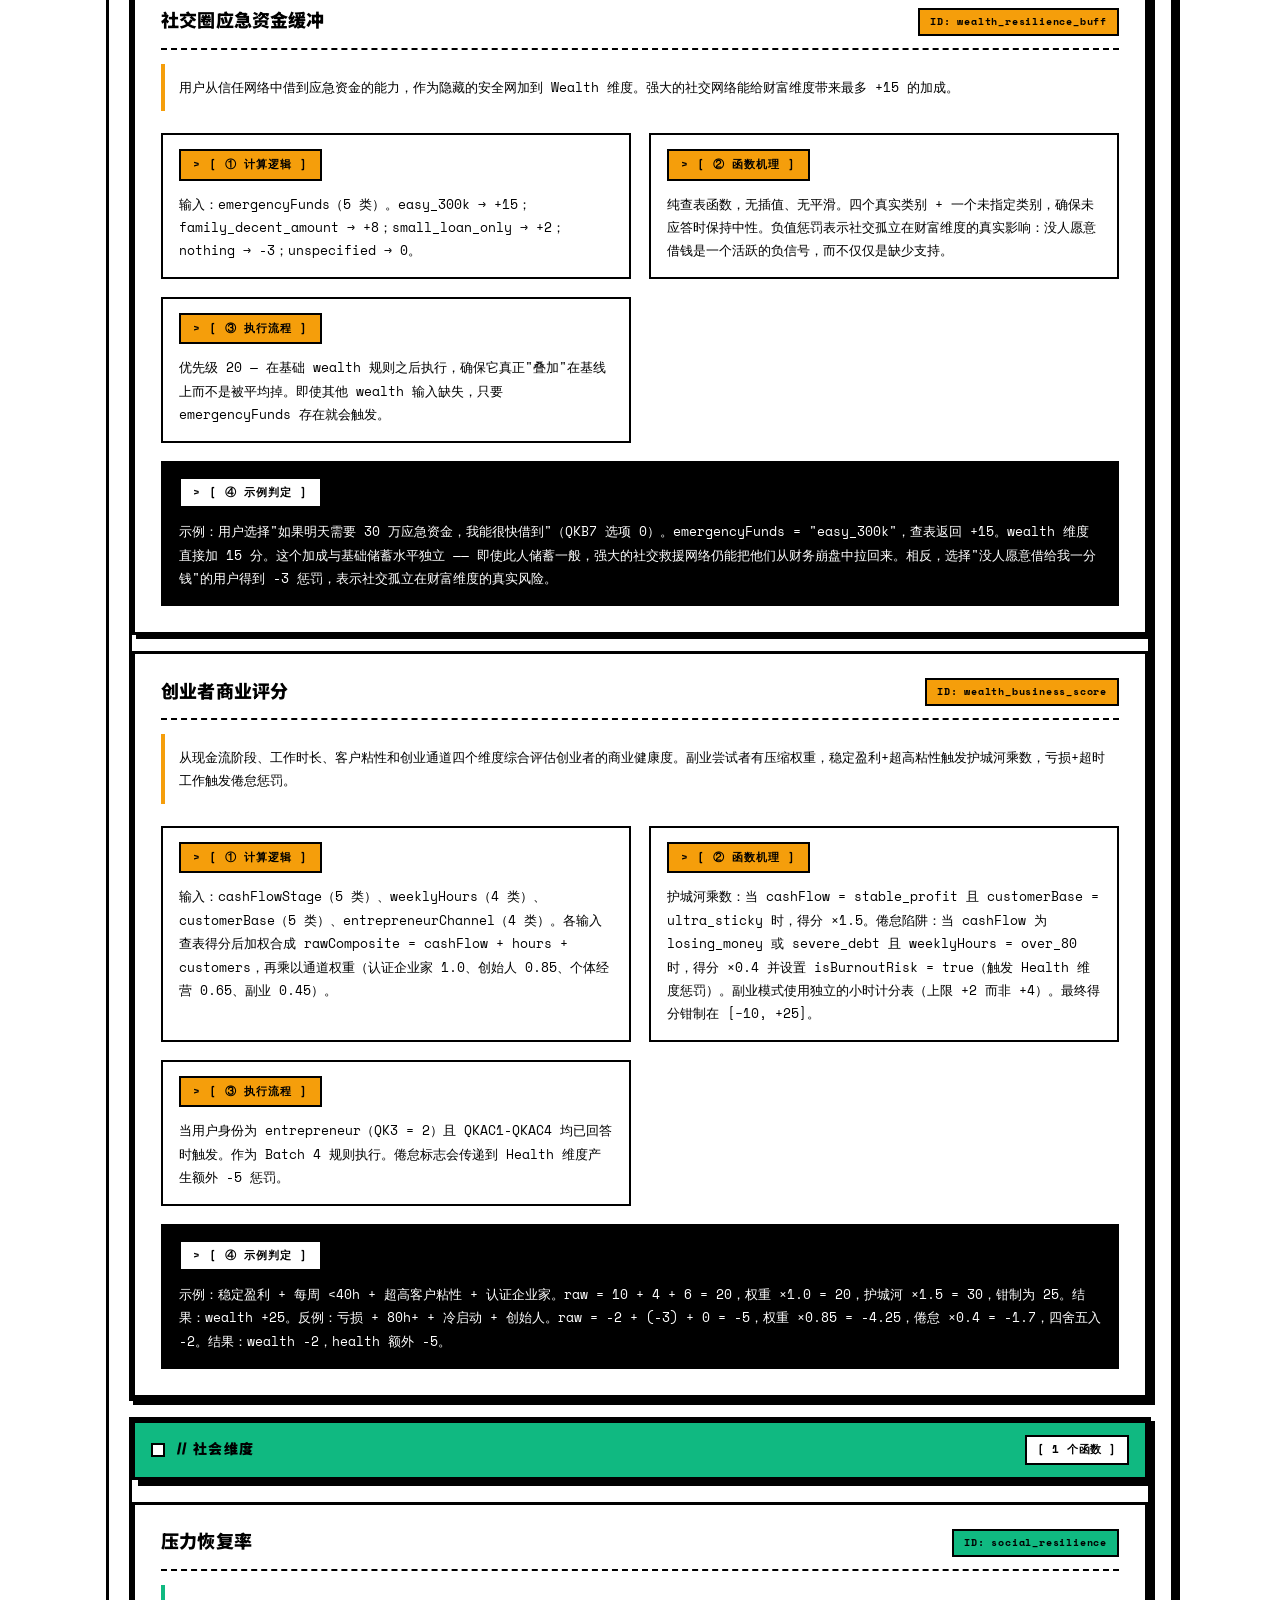
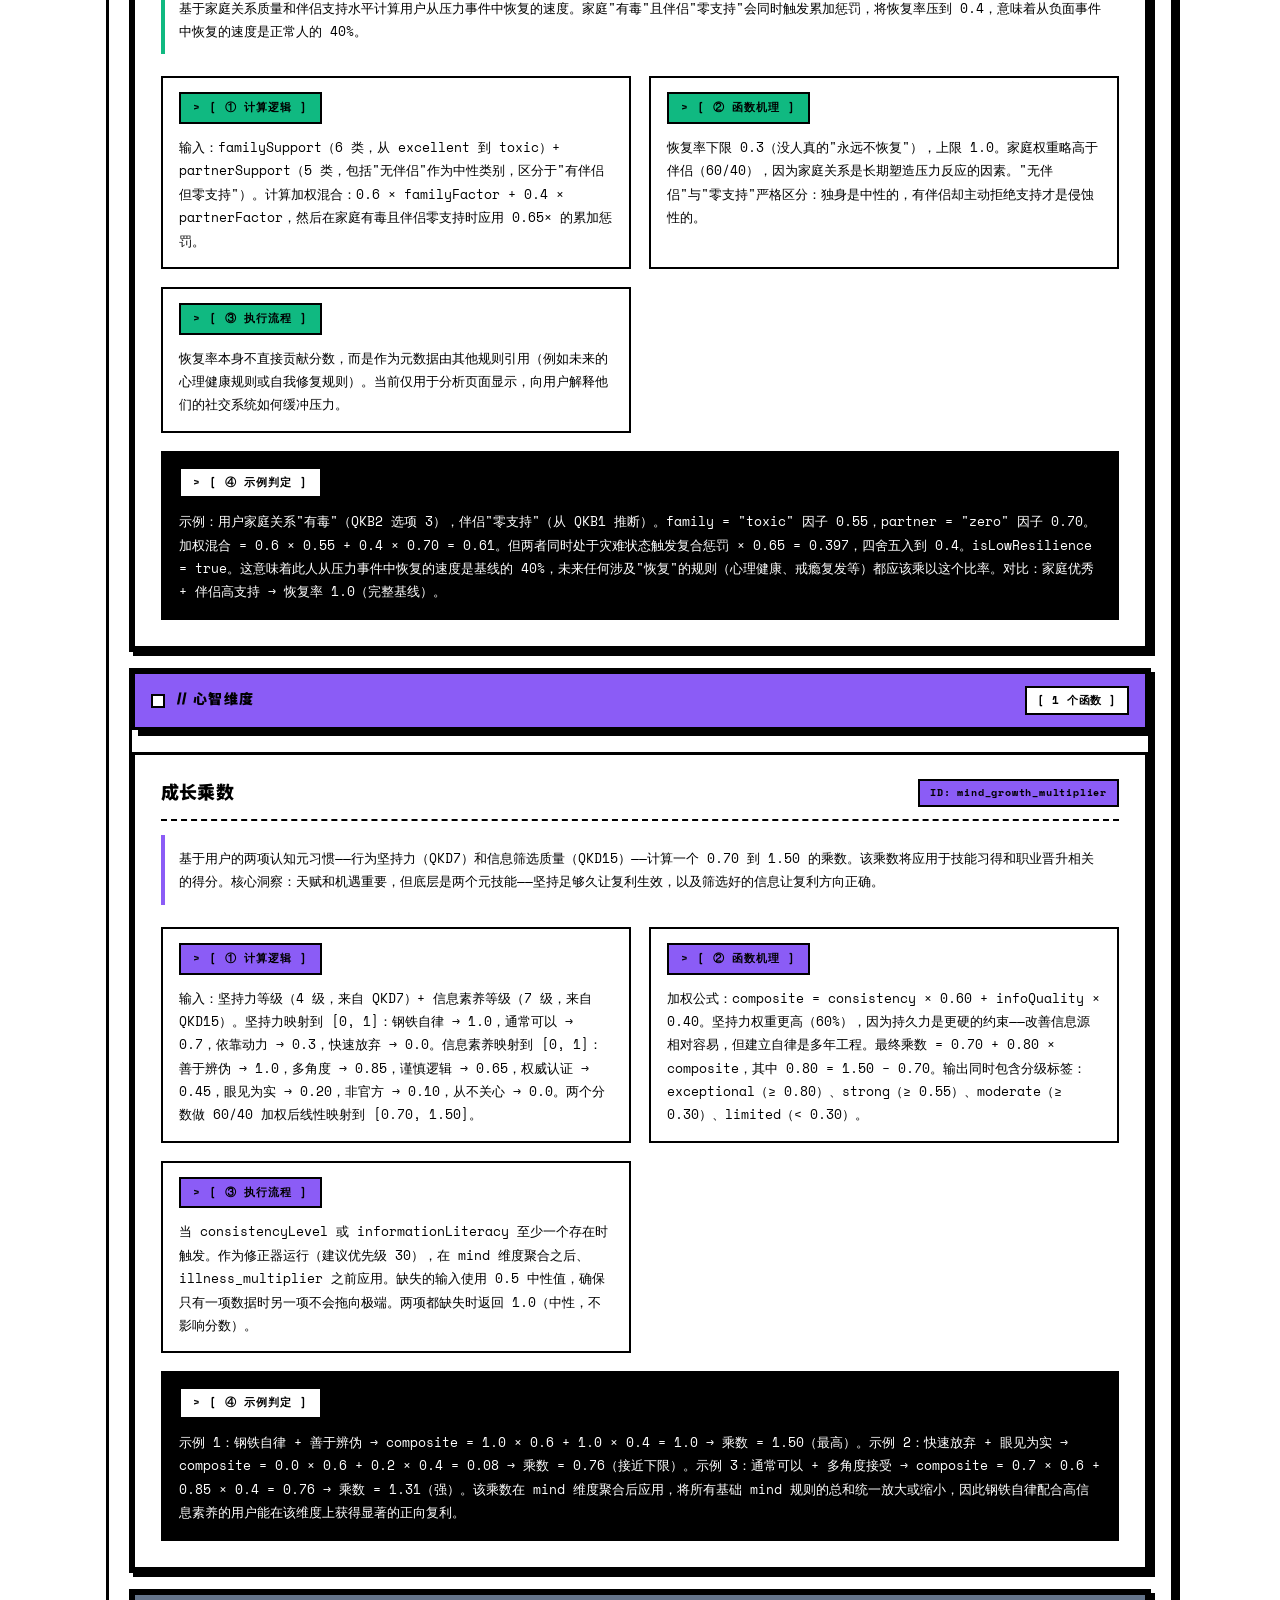
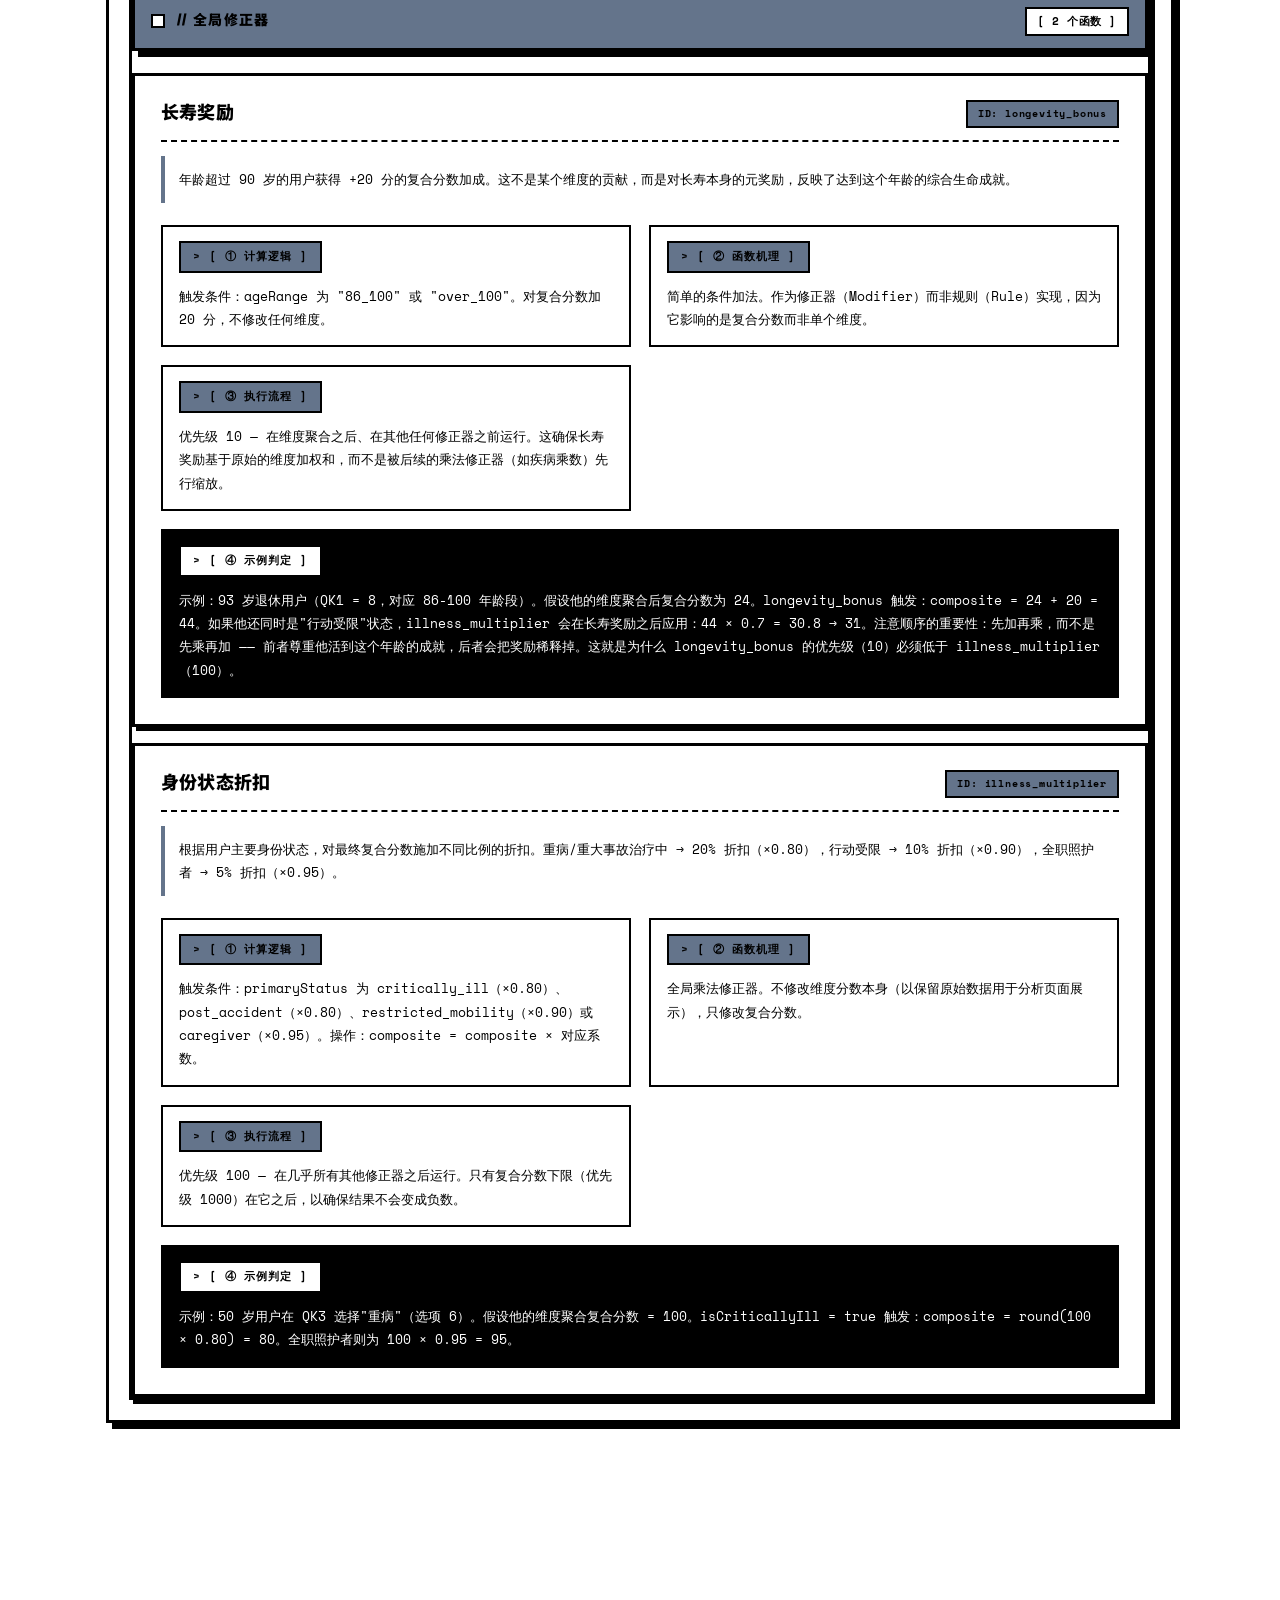
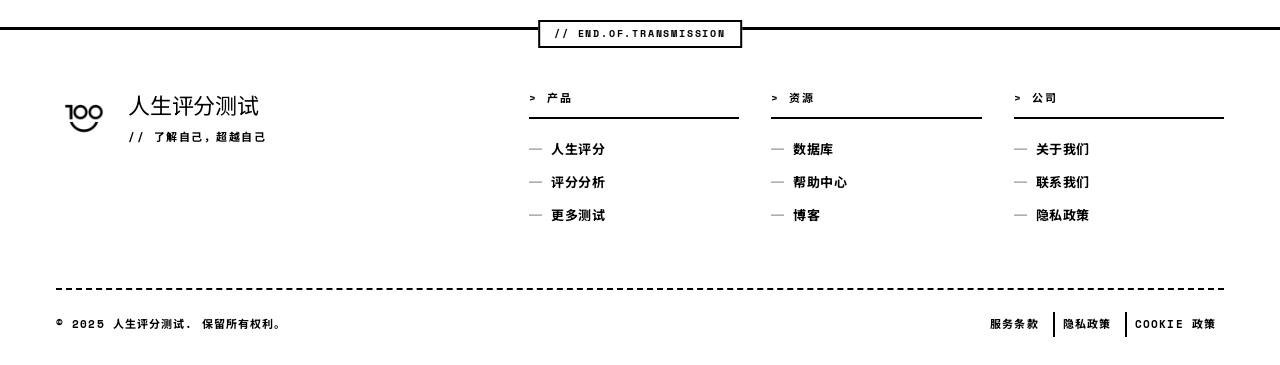
<file: database.html>
<!DOCTYPE html>
<html lang="zh-CN">
<head>
  <meta charset="UTF-8"/>
  <meta name="viewport" content="width=device-width,initial-scale=1"/>
  <title>LIFESCORE/TERM // 数据库</title>
  <link rel="icon" type="image/png" href="images/favicon.ico"/>
  <link rel="preconnect" href="https://fonts.googleapis.com"/>
  <link rel="preconnect" href="https://fonts.gstatic.com" crossorigin/>
  <link href="https://fonts.googleapis.com/css2?family=Archivo+Black&family=Space+Mono:wght@400;700&family=Noto+Sans+SC:wght@500;700;900&display=swap" rel="stylesheet"/>
  <link rel="stylesheet" href="style.css"/>
  <style>
    /* ════════════════════════════════════════════════════════════
       Database — Colored Neo-Brutalism
       Pure flat fills, thick black borders, sharp hard shadows.
       NO gradients. NO glassmorphism. NO soft shadows.
       ════════════════════════════════════════════════════════════ */
    :root {
      --dim-health:   #0ea5e9;
      --dim-wealth:   #f59e0b;
      --dim-social:   #10b981;
      --dim-mind:     #8b5cf6;
      --dim-modifier: #64748b;
    }

    .database-body {
      background: #ffffff;
      color: #000000;
      font-family: 'Noto Sans SC', 'Space Mono', sans-serif;
    }

    /* ── Filter pills (brutalist toggle, colored active state) ── */
    .db-dim-filters {
      display: flex;
      flex-wrap: wrap;
      gap: 10px;
      margin: 0 0 28px;
    }
    .db-dim-pill {
      --pill-color: #000000;
      display: inline-flex;
      align-items: center;
      gap: 8px;
      padding: 10px 18px;
      background: #ffffff;
      color: #000000;
      border: 3px solid #000000;
      border-radius: 0;
      font-family: 'Space Mono', monospace;
      font-size: 12px;
      font-weight: 700;
      letter-spacing: 0.05em;
      text-transform: uppercase;
      cursor: pointer;
      box-shadow: 4px 4px 0 #000000;
      transition: transform 0.12s ease, box-shadow 0.12s ease, background 0.12s ease, color 0.12s ease;
      user-select: none;
    }
    .db-dim-pill:hover {
      transform: translate(-2px, -2px);
      box-shadow: 6px 6px 0 var(--pill-color);
    }
    .db-dim-pill:active {
      transform: translate(2px, 2px);
      box-shadow: 2px 2px 0 #000000;
    }
    .db-dim-pill.active {
      background: var(--pill-color);
      color: #000000;
      box-shadow: 4px 4px 0 #000000;
    }
    .db-dim-pill[data-dim="all"].active { background: #000000; color: #ffffff; }
    .db-dim-pill-dot {
      width: 10px;
      height: 10px;
      background: var(--pill-color);
      border: 2px solid #000000;
    }
    .db-dim-pill.active .db-dim-pill-dot {
      background: #ffffff;
    }
    .db-dim-pill[data-dim="all"].active .db-dim-pill-dot {
      background: #ffffff;
      border-color: #ffffff;
    }

    /* ── Intro block ── */
    .db-intro {
      font-family: 'Space Mono', monospace;
      font-size: 13px;
      line-height: 1.8;
      color: #000000;
      margin: 8px 0 36px;
      padding: 18px 22px;
      background: #ffffff;
      border: 3px solid #000000;
      border-radius: 0;
      box-shadow: 6px 6px 0 #000000;
      font-weight: 500;
    }
    .db-intro::before {
      content: "> README.TXT";
      display: block;
      font-size: 11px;
      font-weight: 700;
      letter-spacing: 0.1em;
      margin-bottom: 10px;
      padding-bottom: 8px;
      border-bottom: 2px solid #000000;
    }

    /* ── Dimension group header (colored block) ── */
    .db-dim-group { margin-bottom: 48px; }
    .db-dim-group:last-child { margin-bottom: 0; }
    .db-dim-header {
      display: flex;
      align-items: center;
      gap: 12px;
      margin-bottom: 22px;
      padding: 12px 16px;
      background: var(--dim-color, #000000);
      color: #000000;
      border: 3px solid #000000;
      border-radius: 0;
      box-shadow: 6px 6px 0 #000000;
    }
    .db-dim-dot {
      width: 14px;
      height: 14px;
      background: #ffffff;
      border: 2px solid #000000;
      flex-shrink: 0;
    }
    .db-dim-label {
      font-family: 'Archivo Black', 'Noto Sans SC', sans-serif;
      font-size: 14px;
      font-weight: 900;
      letter-spacing: 0.08em;
      text-transform: uppercase;
      flex: 1;
    }
    .db-dim-count {
      font-family: 'Space Mono', monospace;
      font-size: 11px;
      font-weight: 700;
      padding: 4px 10px;
      background: #ffffff;
      color: #000000;
      letter-spacing: 0.05em;
      border: 2px solid #000000;
    }

    /* ── Function card (brutalist, colored shadow) ── */
    .db-fn-card {
      --dim-color: #000000;
      background: #ffffff;
      border: 3px solid #000000;
      border-radius: 0;
      box-shadow: 6px 6px 0 var(--dim-color);
      margin-bottom: 28px;
      overflow: hidden;
      transition: transform 0.15s ease, box-shadow 0.15s ease;
    }
    .db-fn-card:hover {
      transform: translate(-3px, -3px);
      box-shadow: 9px 9px 0 var(--dim-color);
    }
    .db-fn-card-inner {
      padding: 24px 26px 26px;
    }
    .db-fn-head {
      display: flex;
      align-items: center;
      justify-content: space-between;
      gap: 12px;
      flex-wrap: wrap;
      margin-bottom: 6px;
      padding-bottom: 12px;
      border-bottom: 2px dashed #000000;
    }
    .db-fn-name {
      font-family: 'Archivo Black', 'Noto Sans SC', sans-serif;
      font-size: 18px;
      font-weight: 900;
      color: #000000;
      letter-spacing: 0.01em;
      text-transform: uppercase;
      line-height: 1.2;
    }
    .db-fn-id {
      font-family: 'Space Mono', monospace;
      font-size: 10px;
      font-weight: 700;
      color: #000000;
      background: var(--dim-color, #000000);
      padding: 4px 10px;
      letter-spacing: 0.08em;
      border: 2px solid #000000;
    }
    .db-fn-desc {
      font-family: 'Space Mono', monospace;
      font-size: 13px;
      line-height: 1.75;
      color: #000000;
      margin: 14px 0 22px;
      padding: 12px 14px;
      background: #ffffff;
      border-left: 4px solid var(--dim-color, #000000);
    }
    .db-fn-sections {
      display: grid;
      grid-template-columns: 1fr 1fr;
      gap: 18px;
    }
    .db-section {
      background: #ffffff;
      border: 2px solid #000000;
      padding: 14px 16px;
    }
    .db-section.is-example {
      grid-column: 1 / -1;
      background: #000000;
      color: #ffffff;
      border: 2px solid #000000;
    }
    .db-section-label {
      display: inline-block;
      font-family: 'Space Mono', monospace;
      font-size: 11px;
      font-weight: 700;
      letter-spacing: 0.08em;
      text-transform: uppercase;
      padding: 5px 12px;
      background: var(--dim-color, #000000);
      color: #000000;
      margin-bottom: 12px;
      border: 2px solid #000000;
    }
    .db-section.is-example .db-section-label {
      background: #ffffff;
      color: #000000;
    }
    .db-section-body {
      font-family: 'Space Mono', monospace;
      font-size: 13px;
      line-height: 1.8;
      color: inherit;
      font-weight: 500;
      white-space: pre-wrap;
    }

    .db-empty {
      font-family: 'Space Mono', monospace;
      font-size: 13px;
      font-weight: 700;
      color: #000000;
      padding: 28px;
      text-align: center;
      border: 3px dashed #000000;
      letter-spacing: 0.05em;
    }

    @media (max-width: 768px) {
      .db-fn-card-inner { padding: 20px; }
      .db-fn-name { font-size: 16px; }
      .db-fn-sections { grid-template-columns: 1fr; gap: 14px; }
      .db-fn-card { box-shadow: 4px 4px 0 var(--dim-color); }
      .db-fn-card:hover { transform: translate(-2px,-2px); box-shadow: 6px 6px 0 var(--dim-color); }
      .db-intro { box-shadow: 4px 4px 0 #000000; padding: 14px 16px; }
      .db-dim-header { box-shadow: 4px 4px 0 #000000; }
      .db-dim-pill { padding: 8px 14px; font-size: 11px; box-shadow: 3px 3px 0 #000000; }
    }
  </style>
</head>
<body class="database-body">
  <div id="particles" class="particles" aria-hidden="true"></div>

  <header class="hud" id="header">
    <div class="hud-row">
      <a href="index.html" class="brand">
        <img class="brand-mark" src="images/apple-touch-icon.png" alt="LS"/>
        <span class="brand-text" data-i18n="brandName">人生评分</span>
        <span class="brand-system">.SYS</span>
      </a>
      <nav class="nav" id="nav" aria-label="Main">
        <a href="index.html"      class="nav-link"        data-i18n="nav.home">首页</a>
        <a href="analysis.html"   class="nav-link"        data-i18n="nav.analysis">评分分析</a>
        <a href="database.html"   class="nav-link active" data-i18n="nav.database">数据库</a>
        <a href="more-tests.html" class="nav-link"        data-i18n="nav.more">更多测试</a>
        <a href="about.html"      class="nav-link"        data-i18n="nav.about">关于我们</a>
      </nav>
      <div class="hud-right">
        <div class="lang-switcher" id="langSwitcher">
          <span class="lang-icon"><svg width="14" height="14" viewBox="0 0 24 24" fill="none" stroke="currentColor" stroke-width="2.5"><circle cx="12" cy="12" r="10"/><path d="M2 12h20M12 2a15.3 15.3 0 0 1 4 10 15.3 15.3 0 0 1-4 10 15.3 15.3 0 0 1-4-10 15.3 15.3 0 0 1 4-10z"/></svg></span>
          <span class="lang-label" id="langLabel" data-i18n="langLabel">简体中文</span>
          <span class="lang-arrow">▼</span>
          <div class="lang-dropdown" id="langDropdown">
            <div class="lang-option active" data-lang="zh-CN">简体中文</div>
            <div class="lang-option"        data-lang="zh-TW">繁體中文</div>
          </div>
        </div>
        <button class="menu-toggle" id="navToggle" aria-expanded="false" aria-label="Menu">
          <span></span><span></span><span></span>
        </button>
      </div>
    </div>
  </header>

  <div class="db-banner">
    <span>FILE: SYS.REGISTRY</span>
    <span class="sep">::</span>
    <span>MODE: READ_ONLY</span>
    <span class="sep">::</span>
    <span>STATUS: INDEXED</span>
    <span class="sep">::</span>
    <span>REV: <span id="liveDate"></span></span>
  </div>

  <main class="db-wrap">

    <div class="db-hero">
      <span class="kicker">DATA_REGISTRY</span>
      <h1><span class="accent" data-i18n="database.title">人生评分函数库</span></h1>
      <p data-i18n="database.sub">查阅每一个评分函数的计算逻辑、函数机理、执行流程与示例判定。点击下方类别展开查看。</p>

      <div class="db-stats-bar" id="dbStatsBar">
        <div class="db-stat">
          <span class="db-stat-icon"></span>
          <div class="db-stat-info">
            <span class="db-stat-num" id="statTotalFns">—</span>
            <span class="db-stat-label" data-i18n-text="database.stat.functions">评分函数</span>
          </div>
        </div>
        <div class="db-stat-divider"></div>
        <div class="db-stat">
          <span class="db-stat-icon"></span>
          <div class="db-stat-info">
            <span class="db-stat-num" id="statDimensions">—</span>
            <span class="db-stat-label" data-i18n-text="database.stat.dimensions">评分维度</span>
          </div>
        </div>
        <div class="db-stat-divider"></div>
        <div class="db-stat">
          <span class="db-stat-icon"></span>
          <div class="db-stat-info">
            <span class="db-stat-num" id="statModifiers">—</span>
            <span class="db-stat-label" data-i18n-text="database.stat.modifiers">修正器</span>
          </div>
        </div>
      </div>
    </div>

    <div class="db-main">

      <div class="db-search-wrap">
        <svg class="db-search-icon" viewBox="0 0 24 24" fill="none" stroke="currentColor" stroke-width="2.5"><circle cx="11" cy="11" r="8"/><line x1="21" y1="21" x2="16.65" y2="16.65"/></svg>
        <input class="db-search" type="text" id="dbSearch" placeholder="搜索函数名称或 ID…" data-i18n-placeholder="database.search"/>
        <button class="db-search-clear" id="dbSearchClear" aria-label="Clear">
          <svg width="12" height="12" viewBox="0 0 24 24" fill="none" stroke="currentColor" stroke-width="3"><line x1="18" y1="6" x2="6" y2="18"/><line x1="6" y1="6" x2="18" y2="18"/></svg>
        </button>
      </div>

      <div class="db-dim-filters" id="dbDimFilters"></div>

      <div class="db-category" id="cat-scoring">
        <div class="db-category-header" data-cat-id="cat-scoring">
          <span class="db-category-icon"></span>
          <div class="db-category-titles">
            <span class="db-category-title" data-i18n="database.cat.scoring">人生评分权重函数展示</span>
            <span class="db-category-subtitle" data-i18n="database.cat.scoring.sub">每个评分函数的计算逻辑、函数机理、执行流程与示例判定</span>
          </div>
          <span class="db-category-count" id="cat-scoring-count">—</span>
          <svg class="db-category-chevron" viewBox="0 0 24 24" fill="none" stroke="currentColor" stroke-width="2.5"><polyline points="6 9 12 15 18 9"/></svg>
        </div>
        <div class="db-category-body">
          <div class="db-category-inner" id="cat-scoring-body">
            <div class="db-empty" data-i18n="database.loading">正在加载函数注册表…</div>
          </div>
        </div>
      </div>
    </div>

    <div class="db-no-results" id="dbNoResults" style="display:none">
      <span data-i18n="database.noResults">未找到匹配的函数</span>
    </div>
  </main>

  <button class="db-scroll-top" id="dbScrollTop" aria-label="Back to top">
    <svg width="18" height="18" viewBox="0 0 24 24" fill="none" stroke="currentColor" stroke-width="2.5"><polyline points="18 15 12 9 6 15"/></svg>
  </button>

  <footer class="footer">
    <div class="footer-inner">
      <div class="footer-brand">
        <img class="footer-logo-mark" src="images/apple-touch-icon.png" alt="LS"/>
        <div>
          <div class="footer-name" data-i18n="footer.brand">人生评分测试</div>
          <div class="footer-tagline" data-i18n="footer.tagline">了解自己，超越自己</div>
        </div>
      </div>
      <div class="footer-links">
        <div class="footer-col">
          <div class="footer-col-title" data-i18n="footer.col1">产品</div>
          <a href="quiz-quick.html"  data-i18n="footer.l1a">人生评分</a>
          <a href="analysis.html"    data-i18n="footer.l1b">评分分析</a>
          <a href="more-tests.html"  data-i18n="footer.l1c">更多测试</a>
        </div>
        <div class="footer-col">
          <div class="footer-col-title" data-i18n="footer.col2">资源</div>
          <a href="database.html" data-i18n="footer.l2a">数据库</a>
          <a href="#"             data-i18n="footer.l2b">帮助中心</a>
          <a href="#"             data-i18n="footer.l2c">博客</a>
        </div>
        <div class="footer-col">
          <div class="footer-col-title" data-i18n="footer.col3">公司</div>
          <a href="about.html"         data-i18n="footer.l3a">关于我们</a>
          <a href="about.html#contact" data-i18n="footer.l3b">联系我们</a>
          <a href="#"                  data-i18n="footer.l3c">隐私政策</a>
        </div>
      </div>
    </div>
    <div class="footer-bottom">
      <span data-i18n="footer.copy">© 2025 人生评分测试. 保留所有权利。</span>
      <div class="footer-bottom-links">
        <a href="#" data-i18n="footer.terms">服务条款</a>
        <a href="#" data-i18n="footer.privacy">隐私政策</a>
        <a href="#" data-i18n="footer.cookie">Cookie 政策</a>
      </div>
    </div>
  </footer>

  <script src="i18n.js"></script>
  <script src="scoring-engine.js"></script>
  <script src="ls-fn-addiction.js"></script>
  <script src="ls-fn-bmi.js"></script>
  <script src="ls-fn-wealth.js"></script>
  <script src="ls-fn-resilience.js"></script>
  <script src="ls-fn-growth.js"></script>
  <script src="scoring-rules.js"></script>
  <script src="scoring-functions-registry.js"></script>

  <script>
  (function(){
    'use strict';

    /* ────────────────────────────────────────────────
       UI chrome
       ──────────────────────────────────────────────── */
    var ls = document.getElementById('langSwitcher');
    if (ls) {
      ls.addEventListener('click', function(e){ e.stopPropagation(); ls.classList.toggle('open'); });
      document.addEventListener('click', function(){ ls.classList.remove('open'); });
      document.querySelectorAll('.lang-option').forEach(function(o){
        o.addEventListener('click', function(e){
          e.stopPropagation();
          if (typeof window.applyI18n === 'function') window.applyI18n(o.dataset.lang);
          ls.classList.remove('open');
        });
      });
    }

    var nt = document.getElementById('navToggle'), nav = document.getElementById('nav');
    if (nt && nav) {
      nt.addEventListener('click', function(){
        var o = nav.classList.toggle('mobile-open');
        nt.setAttribute('aria-expanded', o);
      });
    }

    var header = document.getElementById('header');
    if (header) {
      window.addEventListener('scroll', function(){
        header.classList.toggle('scrolled', window.scrollY > 10);
      }, { passive: true });
    }

    var stt = document.getElementById('dbScrollTop');
    if (stt) {
      window.addEventListener('scroll', function(){
        stt.classList.toggle('show', window.scrollY > 480);
        stt.classList.toggle('visible', window.scrollY > 480);
      }, { passive: true });
      stt.addEventListener('click', function(){
        window.scrollTo({ top: 0, behavior: 'smooth' });
      });
    }

    document.querySelectorAll('.db-category-header').forEach(function(h){
      h.addEventListener('click', function(){
        var cat = h.parentElement;
        if (!cat) return;
        cat.classList.toggle('collapsed');
        cat.classList.toggle('open');
      });
    });

    function padLive(n){ return n < 10 ? '0' + n : n; }
    function tickLive(){
      var d = new Date();
      var s = d.getFullYear() + '.' + padLive(d.getMonth()+1) + '.' + padLive(d.getDate()) + ' '
            + padLive(d.getHours()) + ':' + padLive(d.getMinutes()) + ':' + padLive(d.getSeconds());
      var el = document.getElementById('liveDate');
      if(el) el.textContent = s;
    }
    tickLive();
    setInterval(tickLive, 1000);

    /* ────────────────────────────────────────────────
       Database registry rendering — Colored Brutalism
       ──────────────────────────────────────────────── */

    var DB_LABELS = {
      'zh-CN': {
        intro: '以下是 LifeScore 评分系统中每个函数的详细解读。每个函数独立计算、独立测试，通过优先级在管线中有序执行。新增函数会自动出现在此数据库中。',
        logic: '> [ ① 计算逻辑 ]',
        mechanics: '> [ ② 函数机理 ]',
        execution: '> [ ③ 执行流程 ]',
        example: '> [ ④ 示例判定 ]',
        search: '搜索函数名称或 ID…',
        noResults: '未找到匹配的函数',
        allDims: 'ALL // 全部',
        dims: {
          health: '健康维度',
          wealth: '财富维度',
          social: '社会维度',
          mind: '心智维度',
          modifier: '全局修正器',
        },
      },
      'zh-TW': {
        intro: '以下是 LifeScore 評分系統中每個函式的詳細解讀。每個函式獨立計算、獨立測試，透過優先級在管線中有序執行。新增函式會自動出現在此資料庫中。',
        logic: '> [ ① 計算邏輯 ]',
        mechanics: '> [ ② 函式機理 ]',
        execution: '> [ ③ 執行流程 ]',
        example: '> [ ④ 示例判定 ]',
        search: '搜尋函式名稱或 ID…',
        noResults: '未找到匹配的函式',
        allDims: 'ALL // 全部',
        dims: {
          health: '健康維度',
          wealth: '財富維度',
          social: '社會維度',
          mind: '心智維度',
          modifier: '全域修正器',
        },
      },
    };

    /* Flat saturated dimension colors — pure brutalist fills */
    var DIM_COLORS = {
      health:   '#0ea5e9',
      wealth:   '#f59e0b',
      social:   '#10b981',
      mind:     '#8b5cf6',
      modifier: '#64748b',
    };

    var DIM_ORDER = ['health', 'wealth', 'social', 'mind', 'modifier'];

    var activeFilter = null;
    var searchQuery = '';

    function escapeHtml(s) {
      return String(s).replace(/[&<>"]/g, function (c) {
        return { '&': '&amp;', '<': '&lt;', '>': '&gt;', '"': '&quot;' }[c];
      });
    }

    function currentLang() {
      return window.I18N_CURRENT || localStorage.getItem('ls_lang') || 'zh-CN';
    }

    function renderDimFilters() {
      var lang = currentLang();
      var L = DB_LABELS[lang] || DB_LABELS['zh-CN'];
      var container = document.getElementById('dbDimFilters');
      if (!container) return;

      var html = '<span class="db-dim-pill active" data-dim="all" style="--pill-color:#000000">' +
                 '<span class="db-dim-pill-dot"></span>' +
                 escapeHtml(L.allDims) + '</span>';

      DIM_ORDER.forEach(function(dim) {
        var color = DIM_COLORS[dim] || '#000000';
        var label = L.dims[dim] || dim;
        html += '<span class="db-dim-pill" data-dim="' + dim + '" style="--pill-color:' + color + '">' +
                '<span class="db-dim-pill-dot"></span>' +
                escapeHtml(label) + '</span>';
      });

      container.innerHTML = html;

      container.addEventListener('click', function(e) {
        var pill = e.target.closest('.db-dim-pill');
        if (!pill) return;
        container.querySelectorAll('.db-dim-pill').forEach(function(p) { p.classList.remove('active'); });
        pill.classList.add('active');
        activeFilter = pill.dataset.dim === 'all' ? null : pill.dataset.dim;
        applyFilters();
      });
    }

    function applyFilters() {
      var cards = document.querySelectorAll('.db-fn-card');
      var groups = document.querySelectorAll('.db-dim-group');
      var query = searchQuery.toLowerCase().trim();
      var anyVisible = false;

      cards.forEach(function(card) {
        var dim = card.dataset.dim || '';
        var name = (card.dataset.name || '').toLowerCase();
        var id = (card.dataset.fnId || '').toLowerCase();
        var dimMatch = !activeFilter || dim === activeFilter;
        var searchMatch = !query || name.indexOf(query) !== -1 || id.indexOf(query) !== -1;
        var show = dimMatch && searchMatch;
        card.style.display = show ? '' : 'none';
        if (show) anyVisible = true;
      });

      groups.forEach(function(group) {
        var visibleCards = group.querySelectorAll('.db-fn-card:not([style*="display: none"])');
        group.style.display = visibleCards.length ? '' : 'none';
      });

      var noResults = document.getElementById('dbNoResults');
      if (noResults) noResults.style.display = anyVisible ? 'none' : 'block';
    }

    function renderScoringCategory() {
      var lang = currentLang();
      var L = DB_LABELS[lang] || DB_LABELS['zh-CN'];
      var body = document.getElementById('cat-scoring-body');
      var countEl = document.getElementById('cat-scoring-count');
      if (!body) return;

      var searchEl = document.getElementById('dbSearch');
      if (searchEl) searchEl.placeholder = L.search;

      if (!window.LSScoringRegistry) {
        body.innerHTML = '<div class="db-empty">' +
          (lang === 'zh-TW' ? '計分函式登記未載入' : '计分函数登记未载入') +
          '</div>';
        if (countEl) countEl.textContent = '0';
        return;
      }

      var functions = window.LSScoringRegistry.functions || [];
      if (countEl) countEl.textContent = functions.length;

      var statTotal = document.getElementById('statTotalFns');
      var statDims = document.getElementById('statDimensions');
      var statMods = document.getElementById('statModifiers');
      var modCount = functions.filter(function(f) { return f.dimension === 'modifier'; }).length;
      var dimSet = {};
      functions.forEach(function(f) { if (f.dimension !== 'modifier') dimSet[f.dimension] = true; });
      if (statTotal) statTotal.textContent = functions.length;
      if (statDims) statDims.textContent = Object.keys(dimSet).length;
      if (statMods) statMods.textContent = modCount;

      var html = '<div class="db-intro">' + escapeHtml(L.intro) + '</div>';

      DIM_ORDER.forEach(function (dim) {
        var dimFns = functions.filter(function (f) { return f.dimension === dim; });
        if (!dimFns.length) return;

        var color = DIM_COLORS[dim] || '#000000';
        var label = L.dims[dim] || dim;
        var countText = lang === 'zh-TW' ? ' 個函式' : ' 个函数';

        html += '<div class="db-dim-group" data-dim="' + dim + '" style="--dim-color:' + color + '">';
        html += '<div class="db-dim-header" style="--dim-color:' + color + '">';
        html += '<span class="db-dim-dot"></span>';
        html += '<span class="db-dim-label">// ' + escapeHtml(label) + '</span>';
        html += '<span class="db-dim-count">[ ' + dimFns.length + countText + ' ]</span>';
        html += '</div>';

        dimFns.forEach(function (fn) {
          var name = lang === 'zh-TW' ? fn.nameTw : fn.nameCn;
          var desc = (fn.description && (lang === 'zh-TW' ? fn.description.tw : fn.description.cn)) || '';
          var logic = (fn.logic && (lang === 'zh-TW' ? fn.logic.tw : fn.logic.cn)) || '';
          var mech = (fn.mechanics && (lang === 'zh-TW' ? fn.mechanics.tw : fn.mechanics.cn)) || '';
          var exec = (fn.execution && (lang === 'zh-TW' ? fn.execution.tw : fn.execution.cn)) || '';
          var example = (fn.example && (lang === 'zh-TW' ? fn.example.tw : fn.example.cn)) || '';

          html += '<div class="db-fn-card" id="db-fn-' + escapeHtml(fn.id) + '" data-dim="' + dim + '" data-name="' + escapeHtml(name) + '" data-fn-id="' + escapeHtml(fn.id) + '" style="--dim-color:' + color + '">';
          html += '<div class="db-fn-card-inner">';
          html += '<div class="db-fn-head">';
          html += '<span class="db-fn-name">' + escapeHtml(name) + '</span>';
          html += '<span class="db-fn-id">ID: ' + escapeHtml(fn.id) + '</span>';
          html += '</div>';
          html += '<div class="db-fn-desc">' + escapeHtml(desc) + '</div>';
          html += '<div class="db-fn-sections">';
          html += '<div class="db-section"><span class="db-section-label">' + escapeHtml(L.logic) + '</span><div class="db-section-body">' + escapeHtml(logic) + '</div></div>';
          html += '<div class="db-section"><span class="db-section-label">' + escapeHtml(L.mechanics) + '</span><div class="db-section-body">' + escapeHtml(mech) + '</div></div>';
          html += '<div class="db-section"><span class="db-section-label">' + escapeHtml(L.execution) + '</span><div class="db-section-body">' + escapeHtml(exec) + '</div></div>';
          if (example) {
            html += '<div class="db-section is-example"><span class="db-section-label">' + escapeHtml(L.example) + '</span><div class="db-section-body">' + escapeHtml(example) + '</div></div>';
          }
          html += '</div></div></div>';
        });

        html += '</div>';
      });

      body.innerHTML = html;
      renderDimFilters();
    }

    function setupSearch() {
      var input = document.getElementById('dbSearch');
      var clearBtn = document.getElementById('dbSearchClear');
      if (!input) return;

      input.addEventListener('input', function() {
        searchQuery = input.value;
        if (clearBtn) {
          clearBtn.classList.toggle('show', !!searchQuery);
          clearBtn.classList.toggle('visible', !!searchQuery);
        }
        applyFilters();
      });

      if (clearBtn) {
        clearBtn.addEventListener('click', function() {
          input.value = '';
          searchQuery = '';
          clearBtn.classList.remove('show');
          clearBtn.classList.remove('visible');
          applyFilters();
          input.focus();
        });
      }
    }

    function patchI18n() {
      var orig = window.applyI18n;
      if (typeof orig !== 'function') return;
      window.applyI18n = function (lang) {
        orig(lang);
        renderScoringCategory();
      };
    }

    function init() {
      renderScoringCategory();
      setupSearch();
      patchI18n();
      if (typeof window.applyI18n === 'function') window.applyI18n();

      var first = document.getElementById('cat-scoring');
      if (first) {
        first.classList.add('open');
        first.classList.remove('collapsed');
      }
    }

    if (document.readyState === 'loading') {
      document.addEventListener('DOMContentLoaded', init);
    } else {
      init();
    }
  })();
  </script>
</body>
</html>
</file>
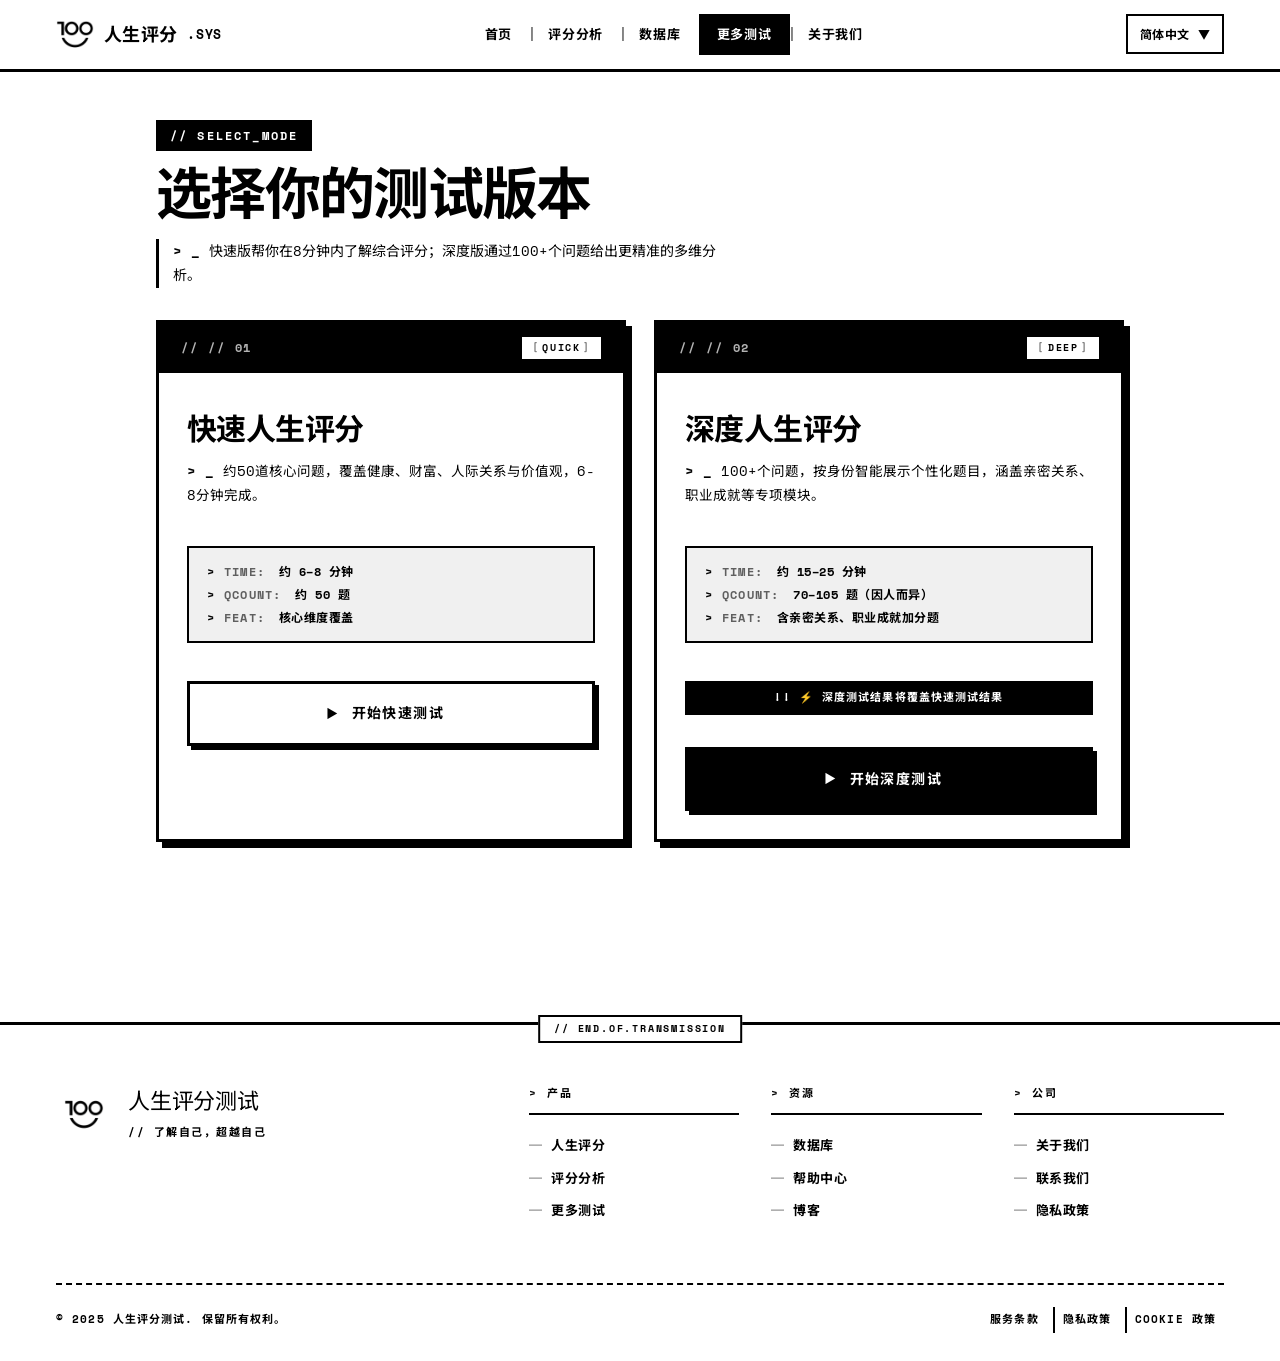
<file: more-tests.html>
<!DOCTYPE html>
<html lang="zh-CN">
<head>
  <meta charset="UTF-8"/>
  <meta name="viewport" content="width=device-width,initial-scale=1"/>
  <title>LIFESCORE/TERM // 更多测试</title>
  <link rel="icon" type="image/png" href="images/favicon.ico"/>
  <link rel="preconnect" href="https://fonts.googleapis.com"/>
  <link rel="preconnect" href="https://fonts.gstatic.com" crossorigin/>
  <link href="https://fonts.googleapis.com/css2?family=Archivo+Black&family=Space+Mono:wght@400;700&family=Noto+Sans+SC:wght@500;700;900&display=swap" rel="stylesheet"/>
  <link rel="stylesheet" href="style.css"/>
</head>
<body>
  <div id="particles" class="particles" aria-hidden="true"></div>

  <header class="hud" id="header">
    <div class="hud-row">
      <a href="index.html" class="brand">
        <img class="brand-mark" src="images/apple-touch-icon.png" alt="LS"/>
        <span class="brand-text" data-i18n="brandName">人生评分</span>
        <span class="brand-system">.SYS</span>
      </a>
      <nav class="nav" id="nav" aria-label="Main">
        <a href="index.html"      class="nav-link"        data-i18n="nav.home">首页</a>
        <a href="analysis.html"   class="nav-link"        data-i18n="nav.analysis">评分分析</a>
        <a href="database.html"   class="nav-link"        data-i18n="nav.database">数据库</a>
        <a href="more-tests.html" class="nav-link active" data-i18n="nav.more">更多测试</a>
        <a href="about.html"      class="nav-link"        data-i18n="nav.about">关于我们</a>
      </nav>
      <div class="hud-right">
        <div class="lang-switcher" id="langSwitcher">
          <span class="lang-icon"><svg width="14" height="14" viewBox="0 0 24 24" fill="none" stroke="currentColor" stroke-width="2.5"><circle cx="12" cy="12" r="10"/><path d="M2 12h20M12 2a15.3 15.3 0 0 1 4 10 15.3 15.3 0 0 1-4 10 15.3 15.3 0 0 1-4-10 15.3 15.3 0 0 1 4-10z"/></svg></span>
          <span class="lang-label" id="langLabel" data-i18n="langLabel">简体中文</span>
          <span class="lang-arrow">▼</span>
          <div class="lang-dropdown" id="langDropdown">
            <div class="lang-option active" data-lang="zh-CN">简体中文</div>
            <div class="lang-option"        data-lang="zh-TW">繁體中文</div>
          </div>
        </div>
        <button class="menu-toggle" id="navToggle" aria-expanded="false" aria-label="Menu">
          <span></span><span></span><span></span>
        </button>
      </div>
    </div>
  </header>

  <main class="mt-wrap">
    <div class="mt-hero">
      <span class="kicker">SELECT_MODE</span>
      <h1 data-i18n="moretests.title">选择你的测试版本</h1>
      <p data-i18n="moretests.sub">快速版帮你在8分钟内了解自己的综合评分；深度版通过100+个问题给出更精准的多维分析。</p>
    </div>

    <div class="mt-score-notice" id="scoreNotice">
      <span id="scoreNoticeText">你已完成快速测试，可继续进行深度测试以获得更精准的结果——深度测试结果将覆盖快速测试结果。</span>
    </div>

    <div class="mt-grid">

      <!-- QUICK -->
      <article class="mt-card mt-card--quick">
        <div class="mt-card-head">
          <span class="mt-card-id">// 01</span>
          <span class="mt-card-badge">QUICK</span>
        </div>
        <div class="mt-card-body">
          <h2 data-i18n="moretests.quick.title">快速人生评分</h2>
          <p data-i18n="moretests.quick.desc">包含约50道核心问题，覆盖健康、财富、人际关系与个人价值观。完成后立即获得综合评分与个性化建议，无需深度访谈。</p>
        </div>
        <div class="mt-meta">
          <div class="mt-meta-item">
            <span class="mt-meta-key">TIME</span>
            <span class="mt-meta-val" data-i18n="moretests.quick.time">约 6–8 分钟</span>
          </div>
          <div class="mt-meta-item">
            <span class="mt-meta-key">QCOUNT</span>
            <span class="mt-meta-val" data-i18n="moretests.quick.qcount">约 50 题</span>
          </div>
          <div class="mt-meta-item">
            <span class="mt-meta-key">FEAT</span>
            <span class="mt-meta-val" data-i18n="moretests.quick.feature">核心维度覆盖</span>
          </div>
        </div>
        <a href="quiz-quick.html" class="mt-cta cta-quick" data-i18n="moretests.quick.cta">开始快速测试</a>
      </article>

      <!-- DEEP -->
      <article class="mt-card mt-card--deep">
        <div class="mt-card-head">
          <span class="mt-card-id">// 02</span>
          <span class="mt-card-badge">DEEP</span>
        </div>
        <div class="mt-card-body">
          <h2 data-i18n="moretests.deep.title">深度人生评分</h2>
          <p data-i18n="moretests.deep.desc">包含100+个问题的完整测试，按你的身份、年龄、职业与生活状态智能展示个性化题目，涵盖亲密关系、职业成就、健康深化等专项模块。</p>
        </div>
        <div class="mt-meta">
          <div class="mt-meta-item">
            <span class="mt-meta-key">TIME</span>
            <span class="mt-meta-val" data-i18n="moretests.deep.time">约 15–25 分钟</span>
          </div>
          <div class="mt-meta-item">
            <span class="mt-meta-key">QCOUNT</span>
            <span class="mt-meta-val" data-i18n="moretests.deep.qcount">70–105 题（因人而异）</span>
          </div>
          <div class="mt-meta-item">
            <span class="mt-meta-key">FEAT</span>
            <span class="mt-meta-val" data-i18n="moretests.deep.feature">含亲密关系、职业成就加分题</span>
          </div>
        </div>
        <div class="mt-divider" data-i18n="moretests.deep.overwrite">深度测试结果将覆盖快速测试结果</div>
        <a href="javascript:void(0)" onclick="showDeepTestNotice()" class="mt-cta cta-deep" data-i18n="moretests.deep.cta">开始深度测试</a>
      </article>

    </div>
  </main>

  <footer class="footer">
    <div class="footer-inner">
      <div class="footer-brand">
        <img class="footer-logo-mark" src="images/apple-touch-icon.png" alt="LS"/>
        <div>
          <div class="footer-name" data-i18n="footer.brand">人生评分测试</div>
          <div class="footer-tagline" data-i18n="footer.tagline">了解自己，超越自己</div>
        </div>
      </div>
      <div class="footer-links">
        <div class="footer-col">
          <div class="footer-col-title" data-i18n="footer.col1">产品</div>
          <a href="quiz-quick.html"  data-i18n="footer.l1a">人生评分</a>
          <a href="analysis.html"    data-i18n="footer.l1b">评分分析</a>
          <a href="more-tests.html"  data-i18n="footer.l1c">更多测试</a>
        </div>
        <div class="footer-col">
          <div class="footer-col-title" data-i18n="footer.col2">资源</div>
          <a href="database.html" data-i18n="footer.l2a">数据库</a>
          <a href="#"             data-i18n="footer.l2b">帮助中心</a>
          <a href="#"             data-i18n="footer.l2c">博客</a>
        </div>
        <div class="footer-col">
          <div class="footer-col-title" data-i18n="footer.col3">公司</div>
          <a href="about.html"         data-i18n="footer.l3a">关于我们</a>
          <a href="about.html#contact" data-i18n="footer.l3b">联系我们</a>
          <a href="#"                  data-i18n="footer.l3c">隐私政策</a>
        </div>
      </div>
    </div>
    <div class="footer-bottom">
      <span data-i18n="footer.copy">© 2025 人生评分测试. 保留所有权利。</span>
      <div class="footer-bottom-links">
        <a href="#" data-i18n="footer.terms">服务条款</a>
        <a href="#" data-i18n="footer.privacy">隐私政策</a>
        <a href="#" data-i18n="footer.cookie">Cookie 政策</a>
      </div>
    </div>
  </footer>

  <div class="deep-notice-overlay" id="deepNoticeOverlay" onclick="closeDeepNotice()">
    <div class="deep-notice-modal" onclick="event.stopPropagation()">
      <div class="deep-notice-icon">⚠</div>
      <div class="deep-notice-title" data-i18n="deep.notice.title">深度测试 · 开发中</div>
      <div class="deep-notice-text" data-i18n="deep.notice.text">我们的深度测试题库仍在开发中，大部分题目尚未导入和更新。但它已经与快速版测试略有不同。感谢你的理解。</div>
      <div class="deep-notice-btns">
        <button class="btn btn-primary"   onclick="window.location.href='quiz.html'" data-i18n="deep.notice.ok">好的，开始测试</button>
        <button class="btn btn-secondary" onclick="closeDeepNotice()"                data-i18n="deep.notice.cancel">暂不测试</button>
      </div>
    </div>
  </div>

  <script src="i18n.js"></script>
  <script>
  (function(){
    'use strict';

    /* Score notice */
    try {
      var qs = localStorage.getItem('ls_result_quick');
      var ds = localStorage.getItem('ls_result_deep');
      var notice = document.getElementById('scoreNotice');
      var lang = localStorage.getItem('ls_lang') || 'zh-CN';
      var qsTs = 0, dsTs = 0, qsValid = false, dsValid = false;
      try { var qp = JSON.parse(qs); if (qp) { qsValid = (qp.quizMode === 'quick' || !qp.quizMode); qsTs = qp.savedAt || 0; } } catch(e){}
      try { var dp = JSON.parse(ds); if (dp) { dsValid = (dp.quizMode === 'deep' || !dp.quizMode); dsTs = dp.savedAt || 0; } } catch(e){}

      if (qsValid && (!dsValid || qsTs > dsTs) && notice) {
        notice.style.display = 'block';
        var el = document.getElementById('scoreNoticeText');
        if (el) el.textContent = lang === 'zh-TW'
          ? '你已完成快速測試，可繼續進行深度測試以獲得更精準的結果——深度測試結果將覆蓋快速測試結果。'
          : '你已完成快速测试，可继续进行深度测试以获得更精准的结果——深度测试结果将覆盖快速测试结果。';
      } else if (dsValid && notice) {
        notice.style.display = 'block';
        var el2 = document.getElementById('scoreNoticeText');
        if (el2) el2.textContent = lang === 'zh-TW'
          ? '你已完成深度測試，這是最完整的分析版本。'
          : '你已完成深度测试，这是最完整的分析版本。';
      }
    } catch(e){}

    /* Lang switcher */
    var ls = document.getElementById('langSwitcher');
    if (ls) {
      ls.addEventListener('click', function(e){ e.stopPropagation(); ls.classList.toggle('open'); });
      document.addEventListener('click', function(){ ls.classList.remove('open'); });
      document.querySelectorAll('.lang-option').forEach(function(o){
        o.addEventListener('click', function(e){
          e.stopPropagation();
          if (typeof window.applyI18n === 'function') window.applyI18n(o.dataset.lang);
          ls.classList.remove('open');
        });
      });
    }

    /* Mobile nav */
    var nt = document.getElementById('navToggle'), nav = document.getElementById('nav');
    if (nt && nav) {
      nt.addEventListener('click', function(){
        var o = nav.classList.toggle('mobile-open');
        nt.setAttribute('aria-expanded', o);
      });
    }

    /* Header scrolled state */
    var header = document.getElementById('header');
    if (header) {
      window.addEventListener('scroll', function(){
        header.classList.toggle('scrolled', window.scrollY > 10);
      }, { passive: true });
    }

    if (typeof window.applyI18n === 'function') window.applyI18n();
  })();

  function showDeepTestNotice(){ document.getElementById('deepNoticeOverlay').classList.add('open'); }
  function closeDeepNotice()    { document.getElementById('deepNoticeOverlay').classList.remove('open'); }
  </script>
</body>
</html>
</file>
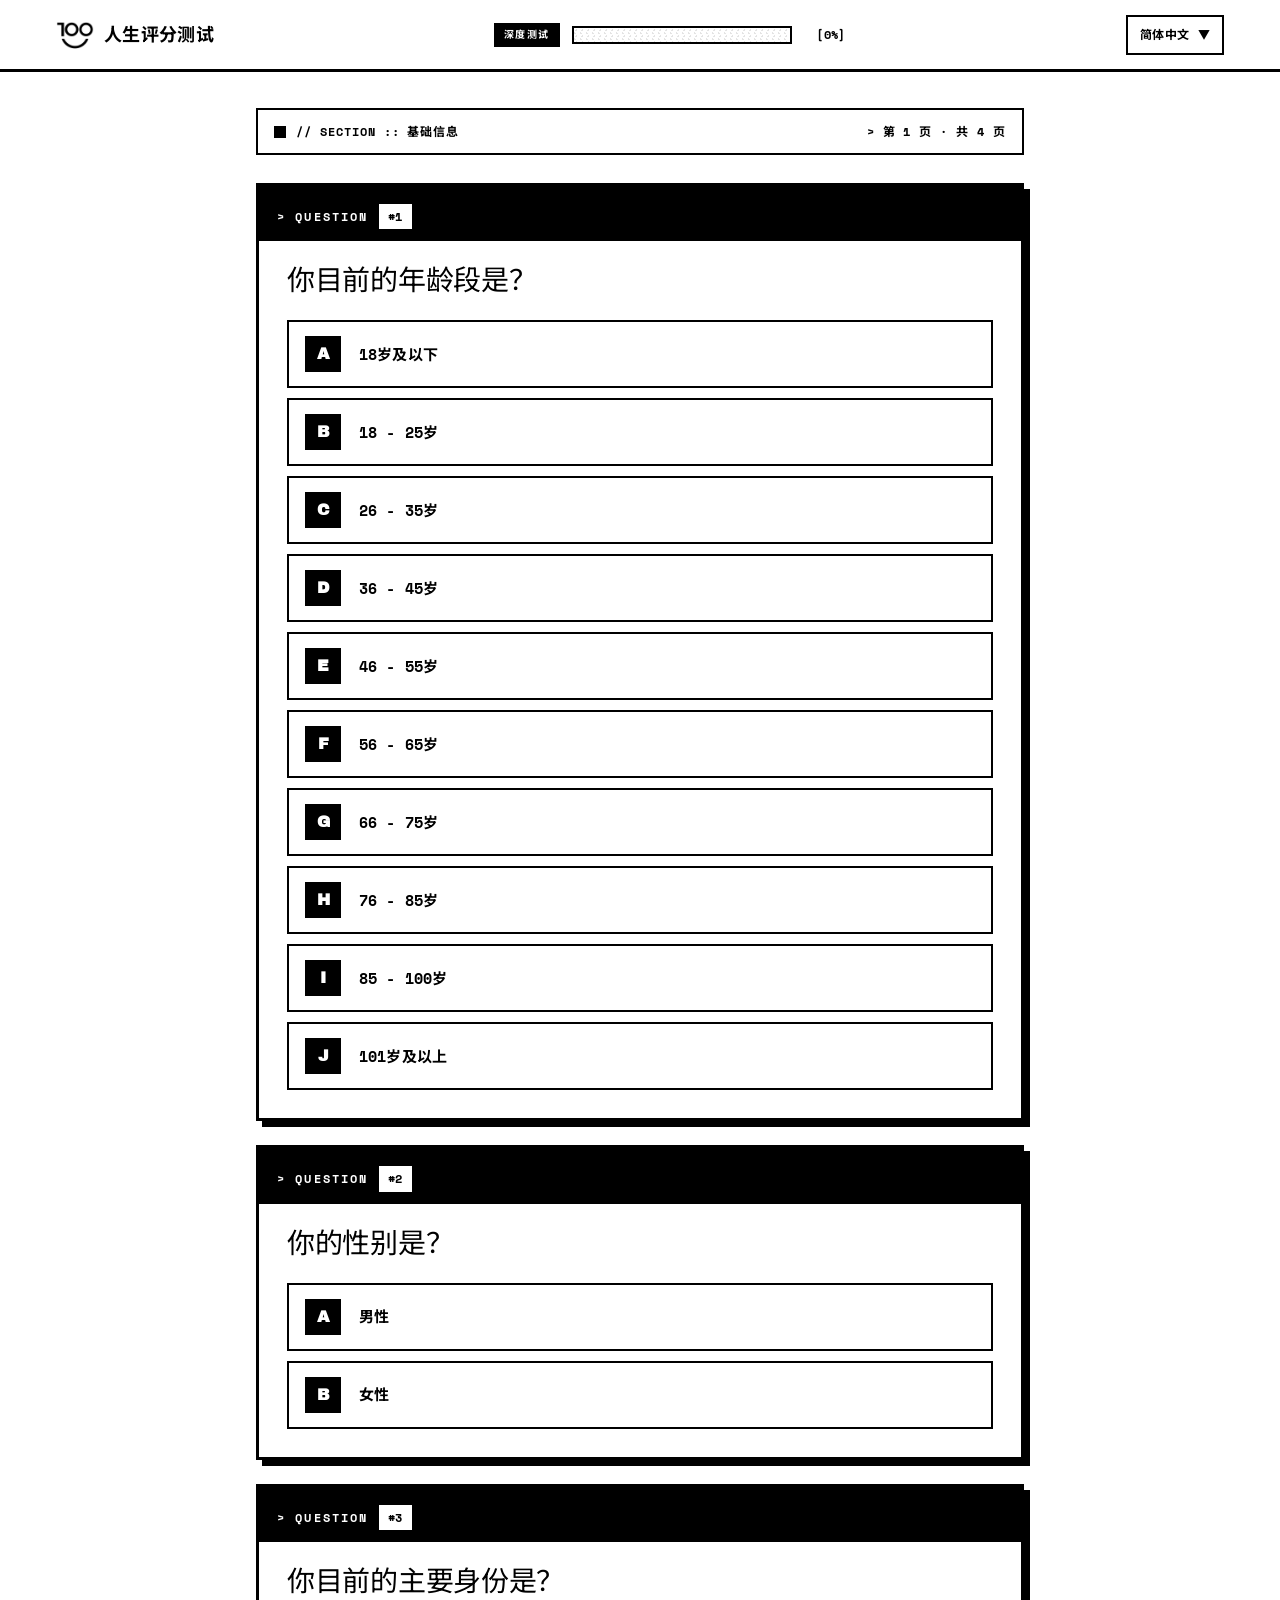
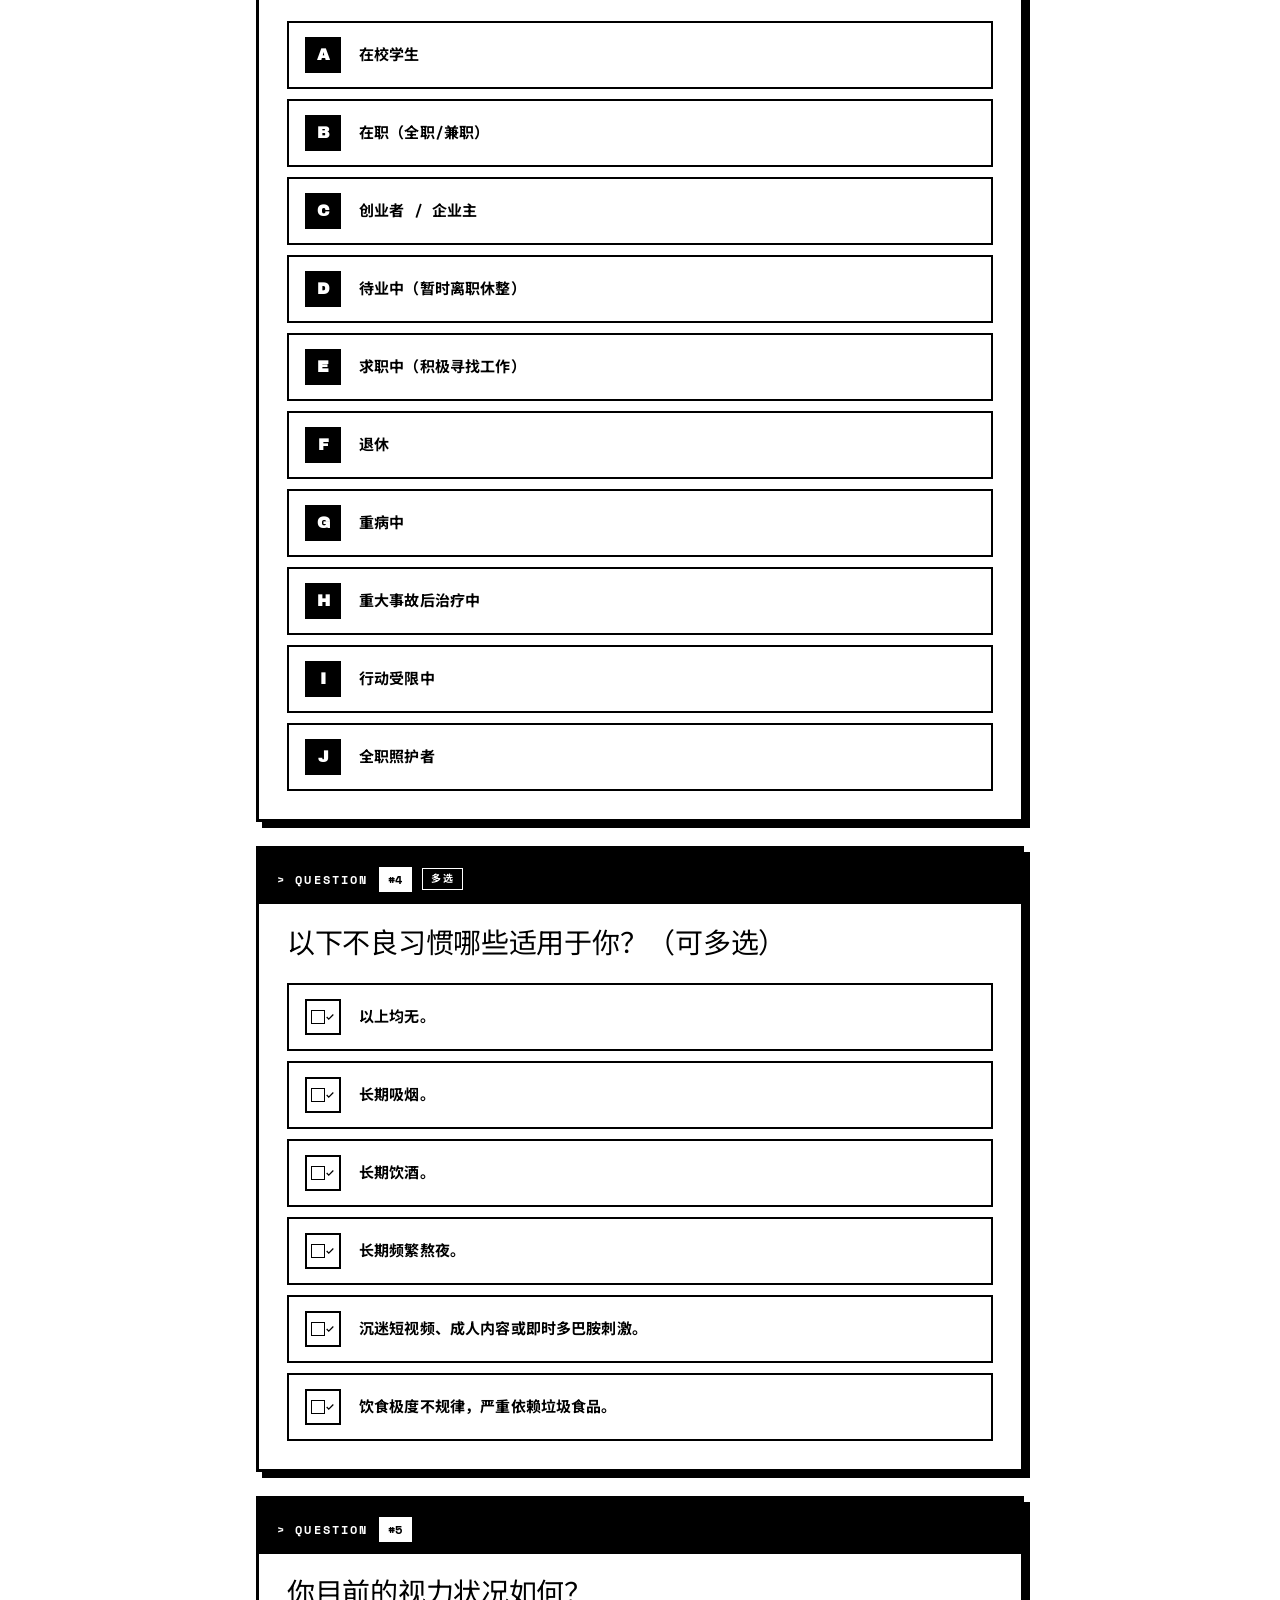
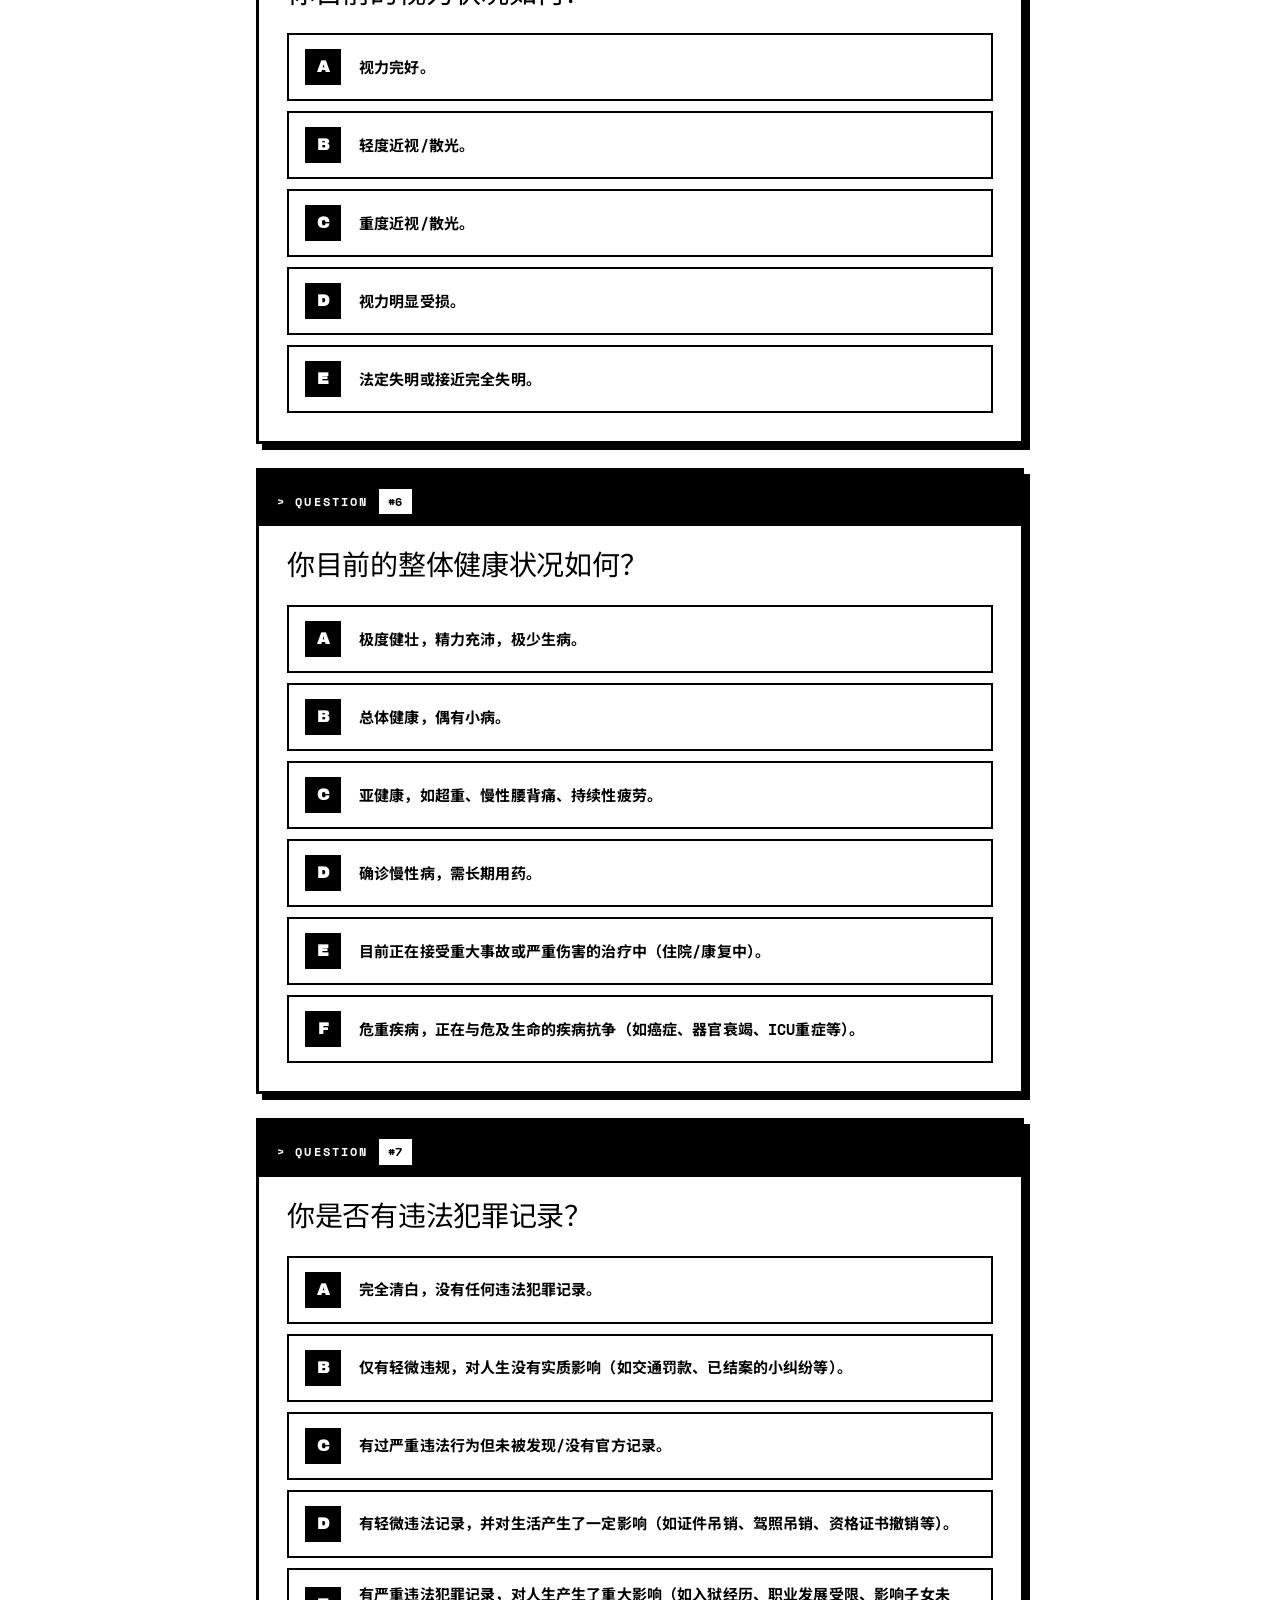
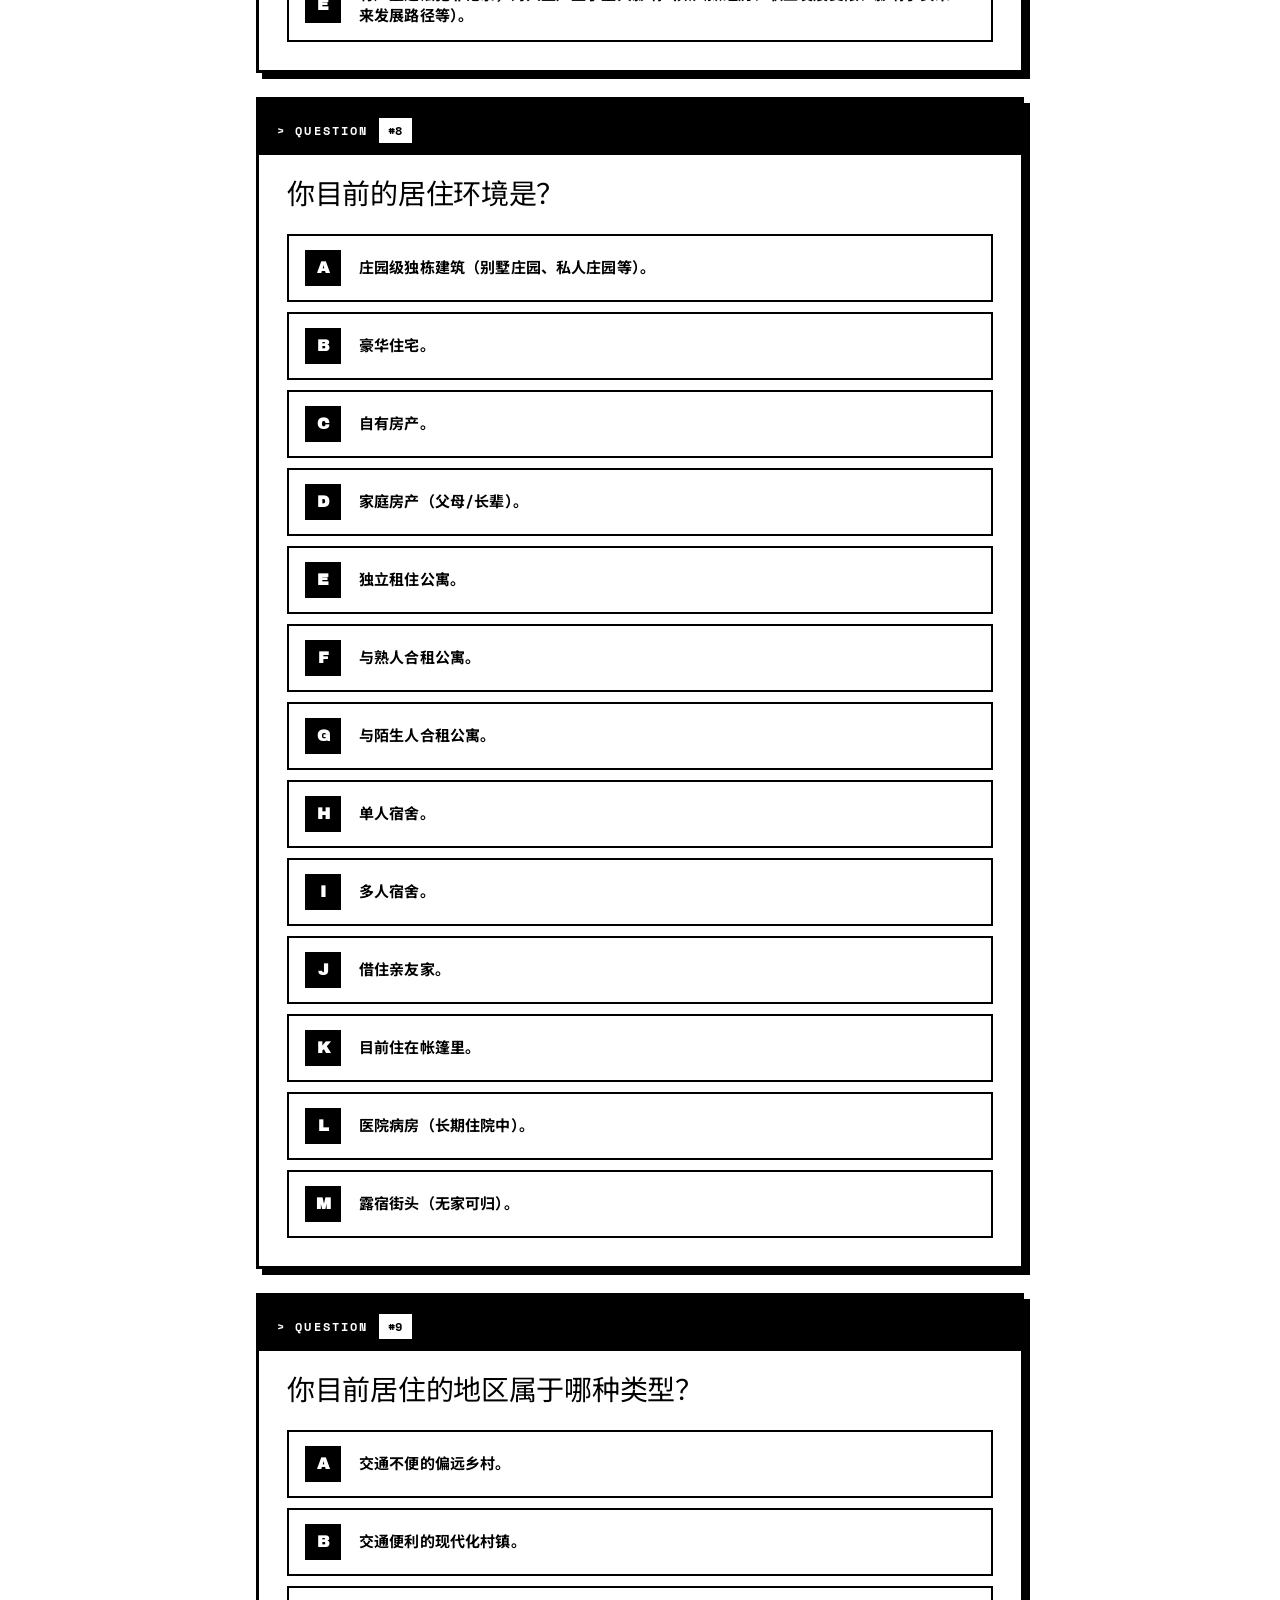
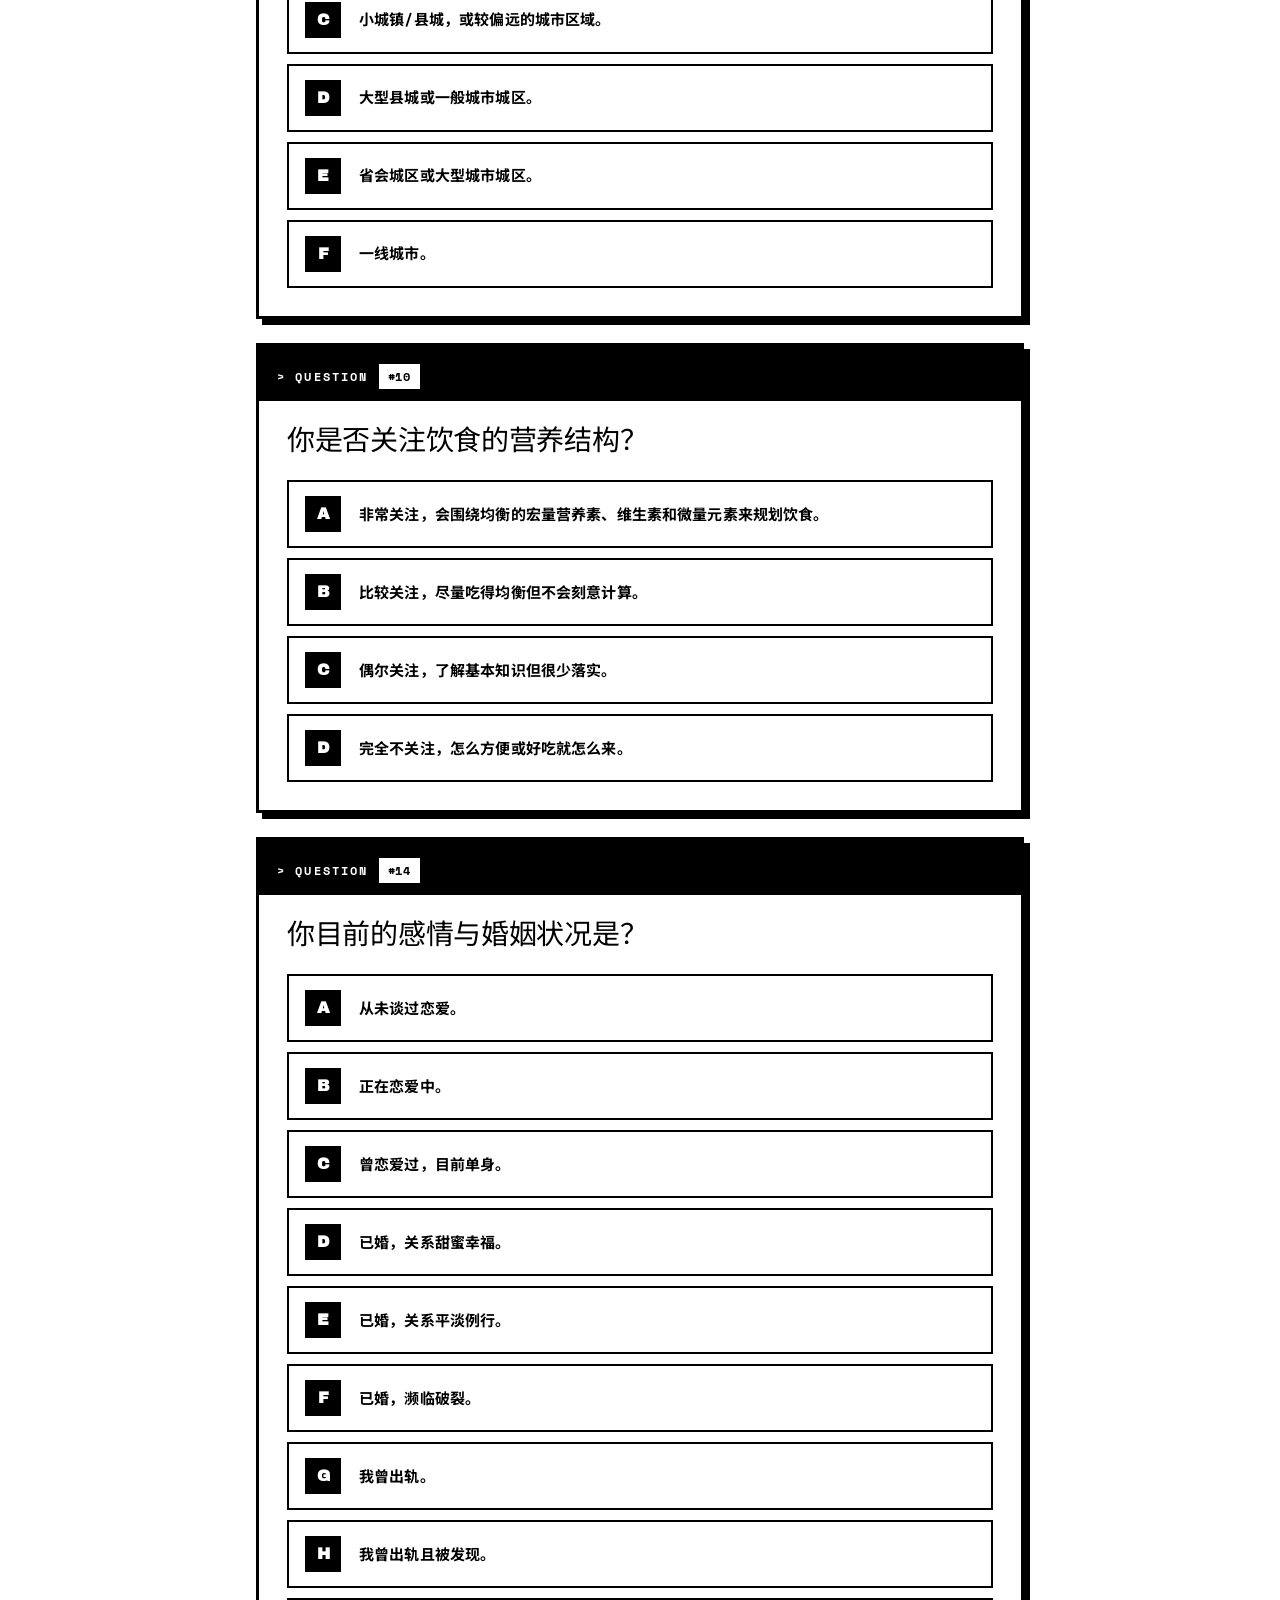
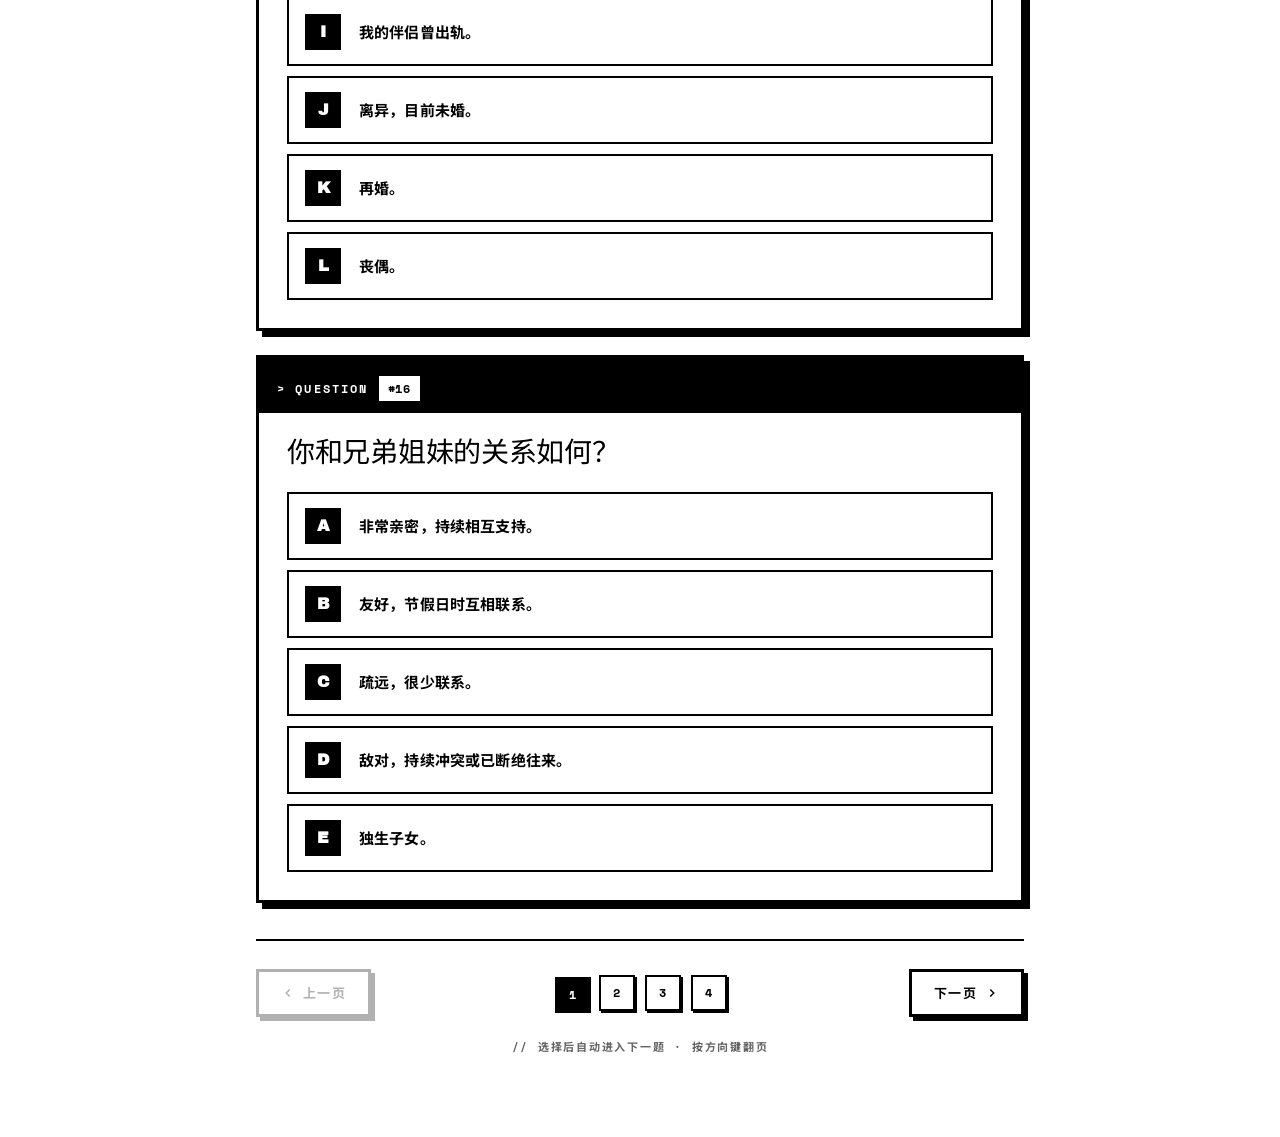
<file: quiz-quick.html>
<!DOCTYPE html>
<html lang="zh-CN">
<head>
  <meta charset="UTF-8"/>
  <meta name="viewport" content="width=device-width, initial-scale=1.0"/>
  <title>LIFESCORE/TERM // 答题</title>
  <link rel="icon" type="image/png" href="images/favicon.ico"/>

  <link rel="preconnect" href="https://fonts.googleapis.com"/>
  <link rel="preconnect" href="https://fonts.gstatic.com" crossorigin/>
  <link href="https://fonts.googleapis.com/css2?family=Archivo+Black&family=Space+Mono:wght@400;700&family=Noto+Sans+SC:wght@500;700;900&display=swap" rel="stylesheet"/>

  <link rel="stylesheet" href="style.css"/>
</head>
<body class="quiz-body">
  <!-- legacy hook (script may inject children) -->
  <div class="particles" id="particles" aria-hidden="true"></div>

  <!-- ═══════════════ HUD BAR ═══════════════ -->
  <header class="hud quiz-header" id="header">
    <div class="hud-row">

      <!-- LEFT: brand → home -->
      <a href="index.html" class="brand">
        <img class="brand-mark" src="images/apple-touch-icon.png" alt="LS"/>
        <span class="brand-text" data-i18n="quiz.title">人生评分测试</span>
      </a>

      <!-- CENTER: terminal progress bar -->
      <div class="quiz-header-progress">
        <span class="qhp-mode" id="quizModeBadge" style="display:none"></span>
        <div class="qhp-bar"><div class="qhp-fill" id="headerProgressFill"></div></div>
        <span class="qhp-label" id="headerProgressLabel">0%</span>
      </div>

      <!-- RIGHT: lang switcher -->
      <div class="hud-right">
        <div class="lang-switcher" id="langSwitcher">
          <span class="lang-icon">
            <svg width="14" height="14" viewBox="0 0 24 24" fill="none" stroke="currentColor" stroke-width="2.5">
              <circle cx="12" cy="12" r="10"/><path d="M2 12h20M12 2a15.3 15.3 0 0 1 4 10 15.3 15.3 0 0 1-4 10 15.3 15.3 0 0 1-4-10 15.3 15.3 0 0 1 4-10z"/>
            </svg>
          </span>
          <span class="lang-label" id="langLabel">简体中文</span>
          <span class="lang-arrow">▼</span>
          <div class="lang-dropdown" id="langDropdown">
            <div class="lang-option active" data-lang="zh-CN">简体中文</div>
            <div class="lang-option"        data-lang="zh-TW">繁體中文</div>
          </div>
        </div>
      </div>

    </div>
  </header>

  <!-- ═══════════════ QUIZ SHELL ═══════════════ -->
  <div class="quiz-shell">

    <!-- Page info (section + count) -->
    <div class="quiz-page-info">
      <div class="qpi-section">
        <span class="qpi-dot" id="sectionDot"></span>
        <span class="quiz-section-label" id="sectionLabel">基础信息</span>
      </div>
      <span class="quiz-count" id="progressCount">第 1 页 · 共 ? 页</span>
    </div>

    <!-- Cards rendered here by quiz.js -->
    <div id="cardArea"></div>

    <!-- Page-complete banner (toggled by quiz.js with .show) -->
    <div class="page-complete-banner" id="pageCompleteBanner">
      <svg width="15" height="15" viewBox="0 0 24 24" fill="none" stroke="currentColor" stroke-width="2.5"><polyline points="20 6 9 17 4 12"/></svg>
      <span data-i18n="quiz.pageComplete">本页全部完成，继续下一页</span>
    </div>

    <!-- Controls -->
    <div class="quiz-controls">
      <button class="btn-prev" id="btnPrev" disabled>
        <svg width="14" height="14" viewBox="0 0 24 24" fill="none" stroke="currentColor" stroke-width="2.5"><polyline points="15 18 9 12 15 6"/></svg>
        <span data-i18n="quiz.prev">上一页</span>
      </button>
      <div class="quiz-page-dots" id="pageDots"></div>
      <button class="btn-next" id="btnNext">
        <span id="btnNextLabel" data-i18n="quiz.next">下一页</span>
        <svg width="14" height="14" viewBox="0 0 24 24" fill="none" stroke="currentColor" stroke-width="2.5"><polyline points="9 18 15 12 9 6"/></svg>
      </button>
    </div>

    <!-- Keyboard hint -->
    <div class="keyboard-hint" data-i18n="quiz.keyboardHint">选择后自动进入下一题 · 按方向键翻页</div>

  </div>

  <!-- ═══════════════ SCRIPTS (quick mode) ═══════════════ -->
  <script src="i18n.js"></script>
  <script src="questions.js"></script>
  <script src="quick_questions.js"></script>
  <script>window.QUIZ_MODE='quick';</script>
  <!-- Scoring engine + helpers — must load before quiz.js so that
       LSIntegration.computeFromAnswers() is available in submitQuiz(). -->
  <script src="scoring-engine.js"></script>
  <script src="ls-fn-addiction.js"></script>
  <script src="ls-fn-bmi.js"></script>
  <script src="ls-fn-wealth.js"></script>
  <script src="ls-fn-resilience.js"></script>
  <script src="scoring-rules.js"></script>
  <script src="scoring-integration.js"></script>
  <script src="quiz.js"></script>
</body>
</html>
</file>
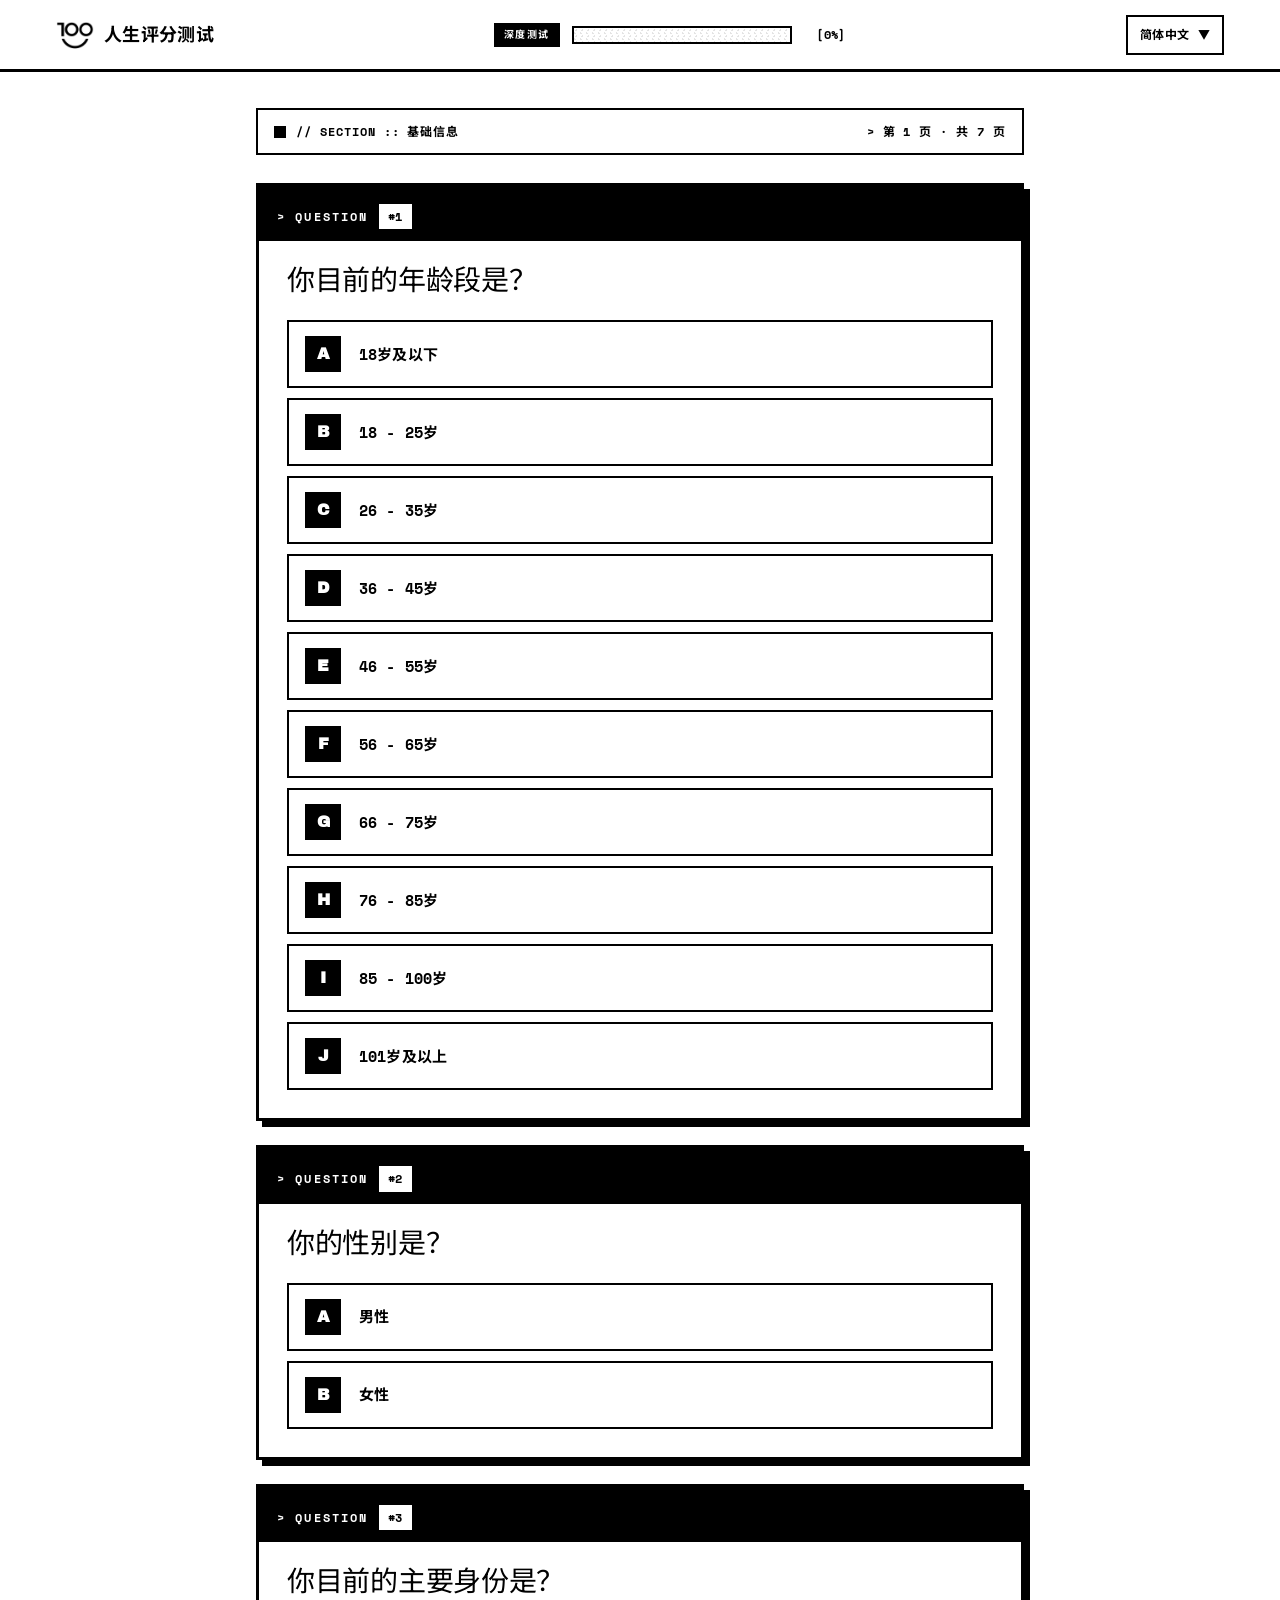
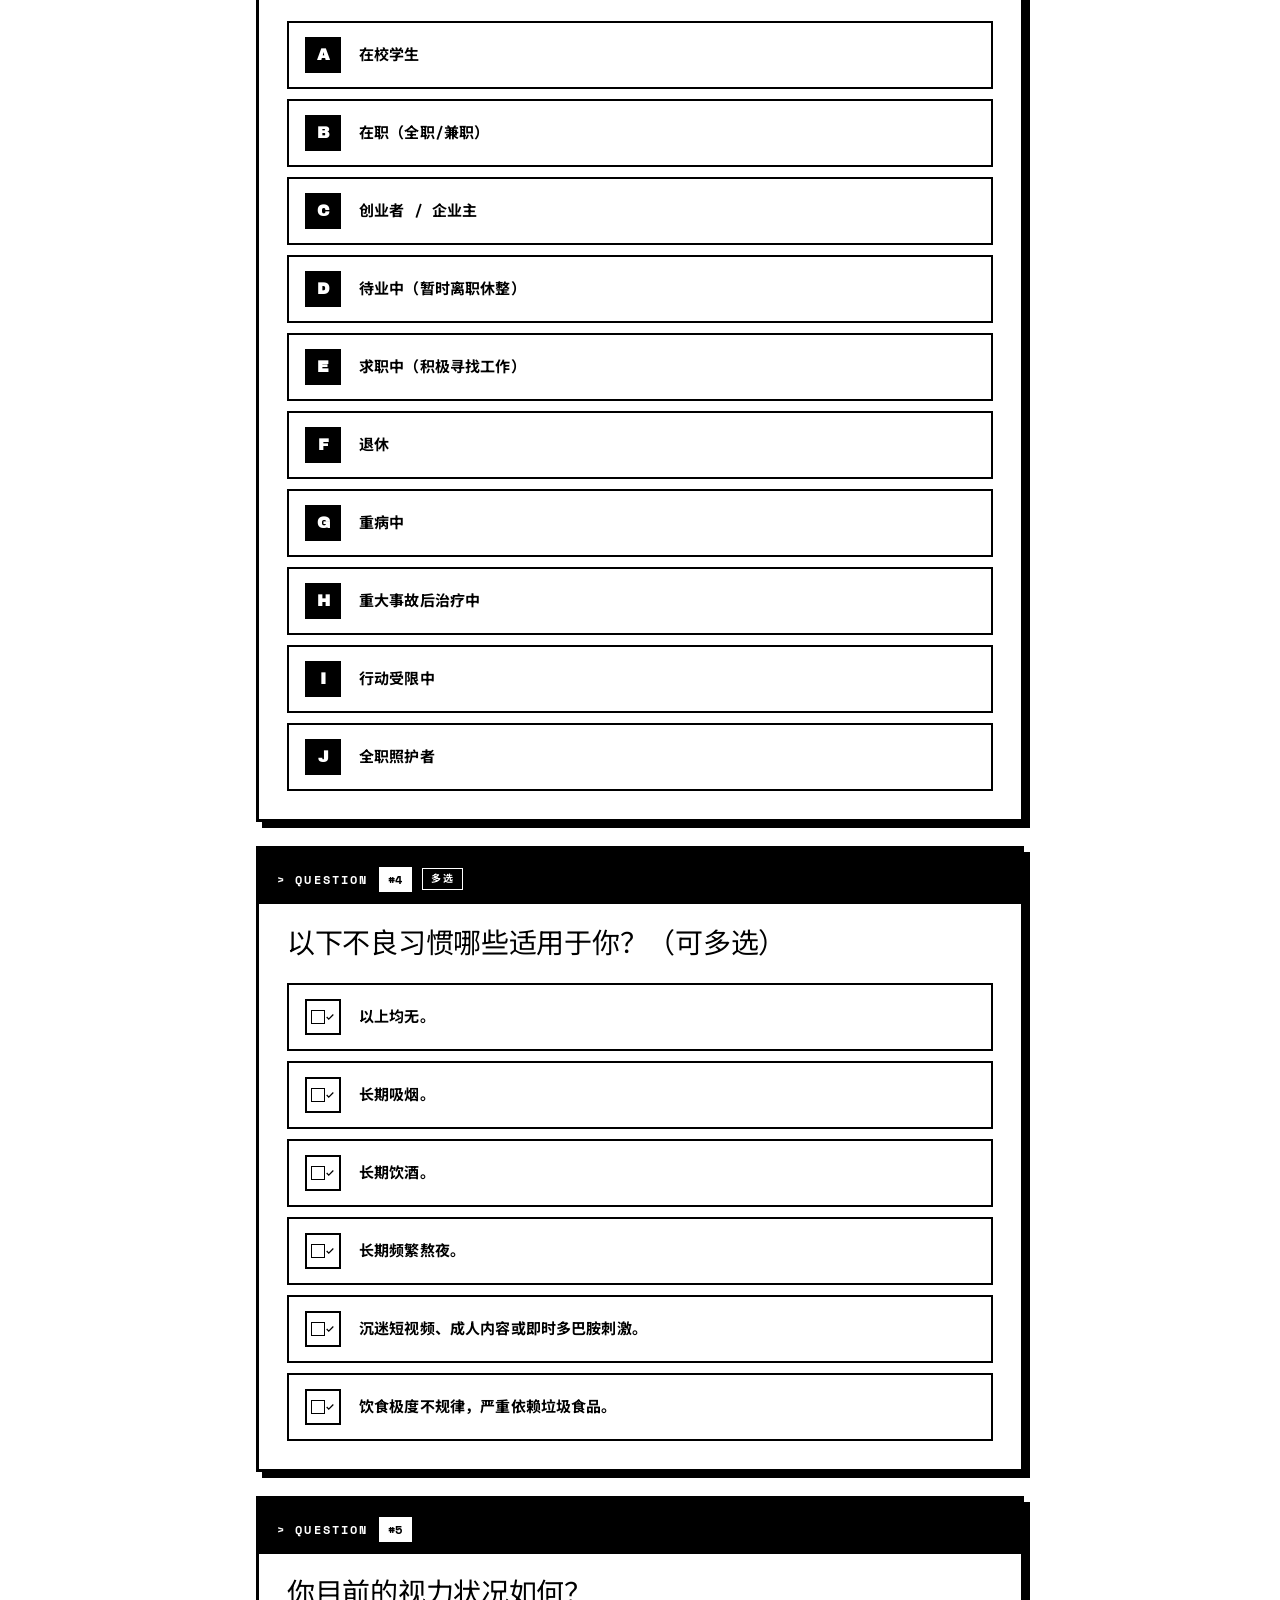
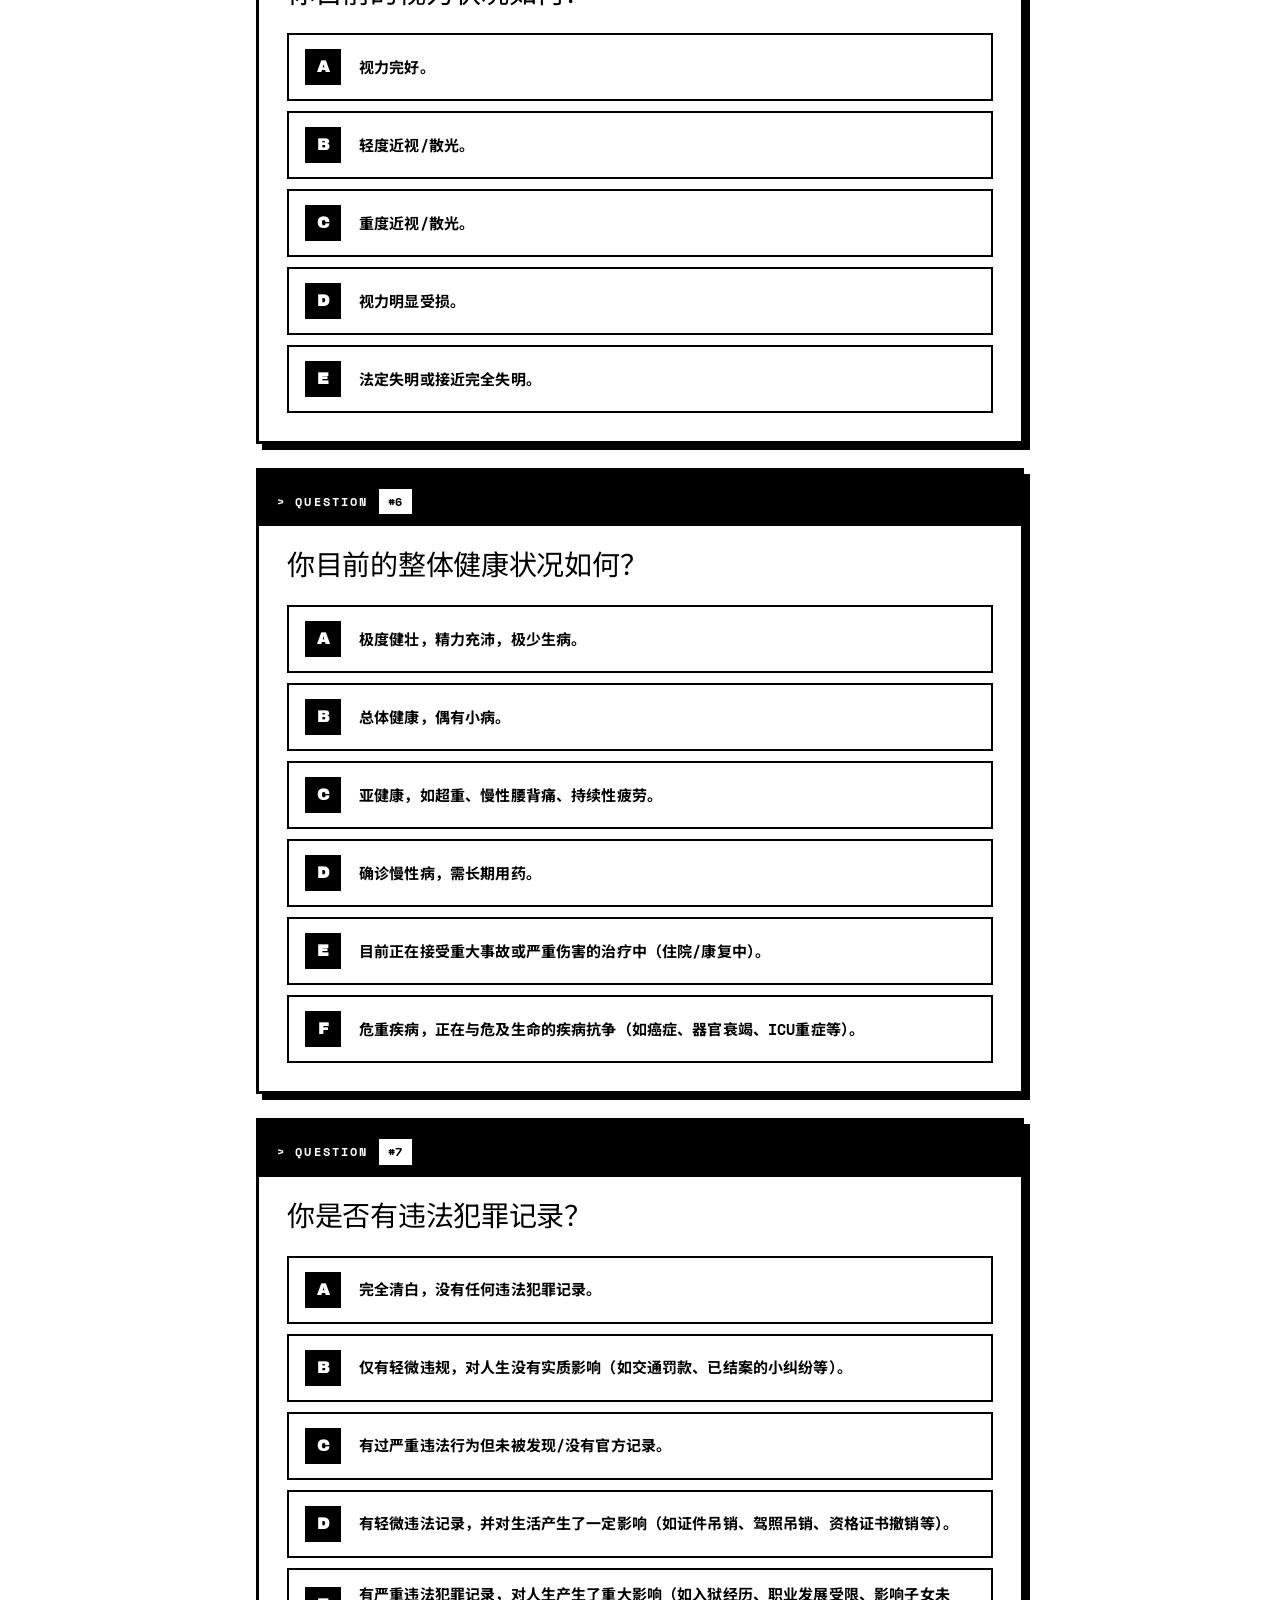
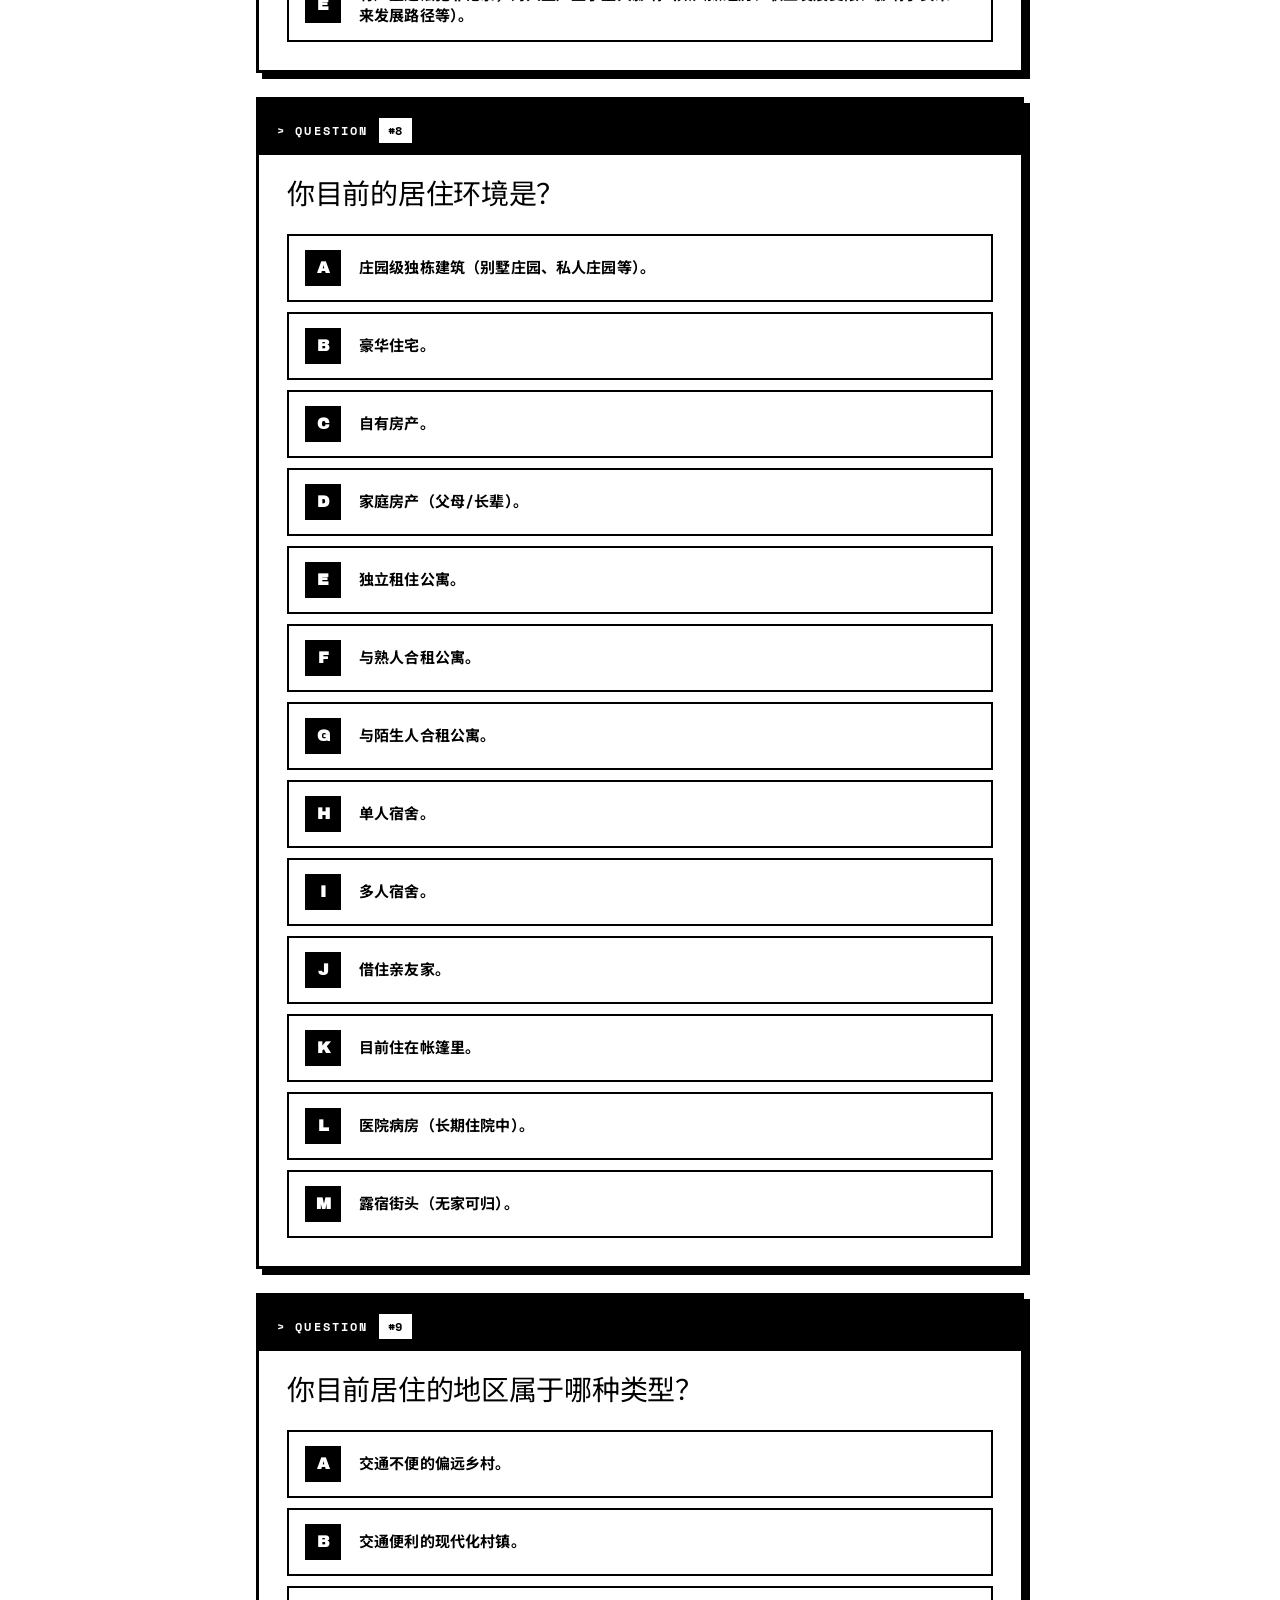
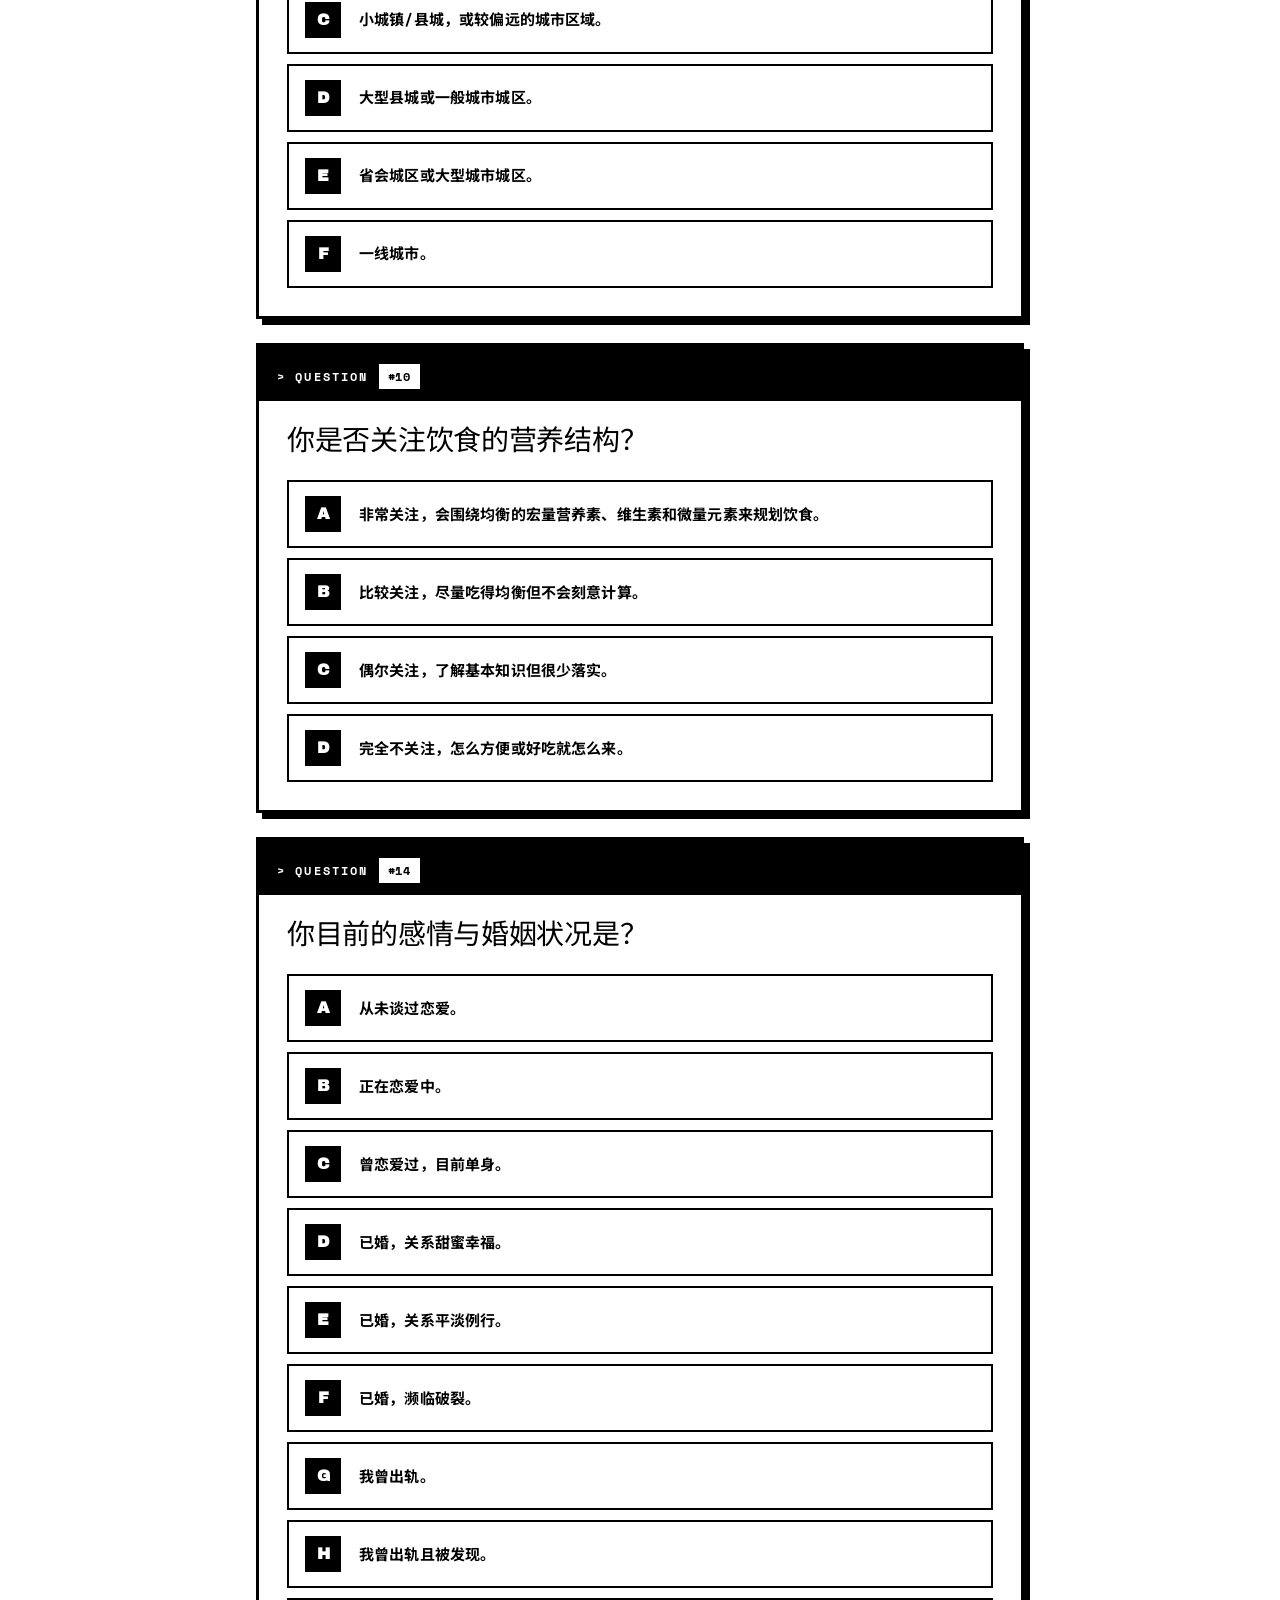
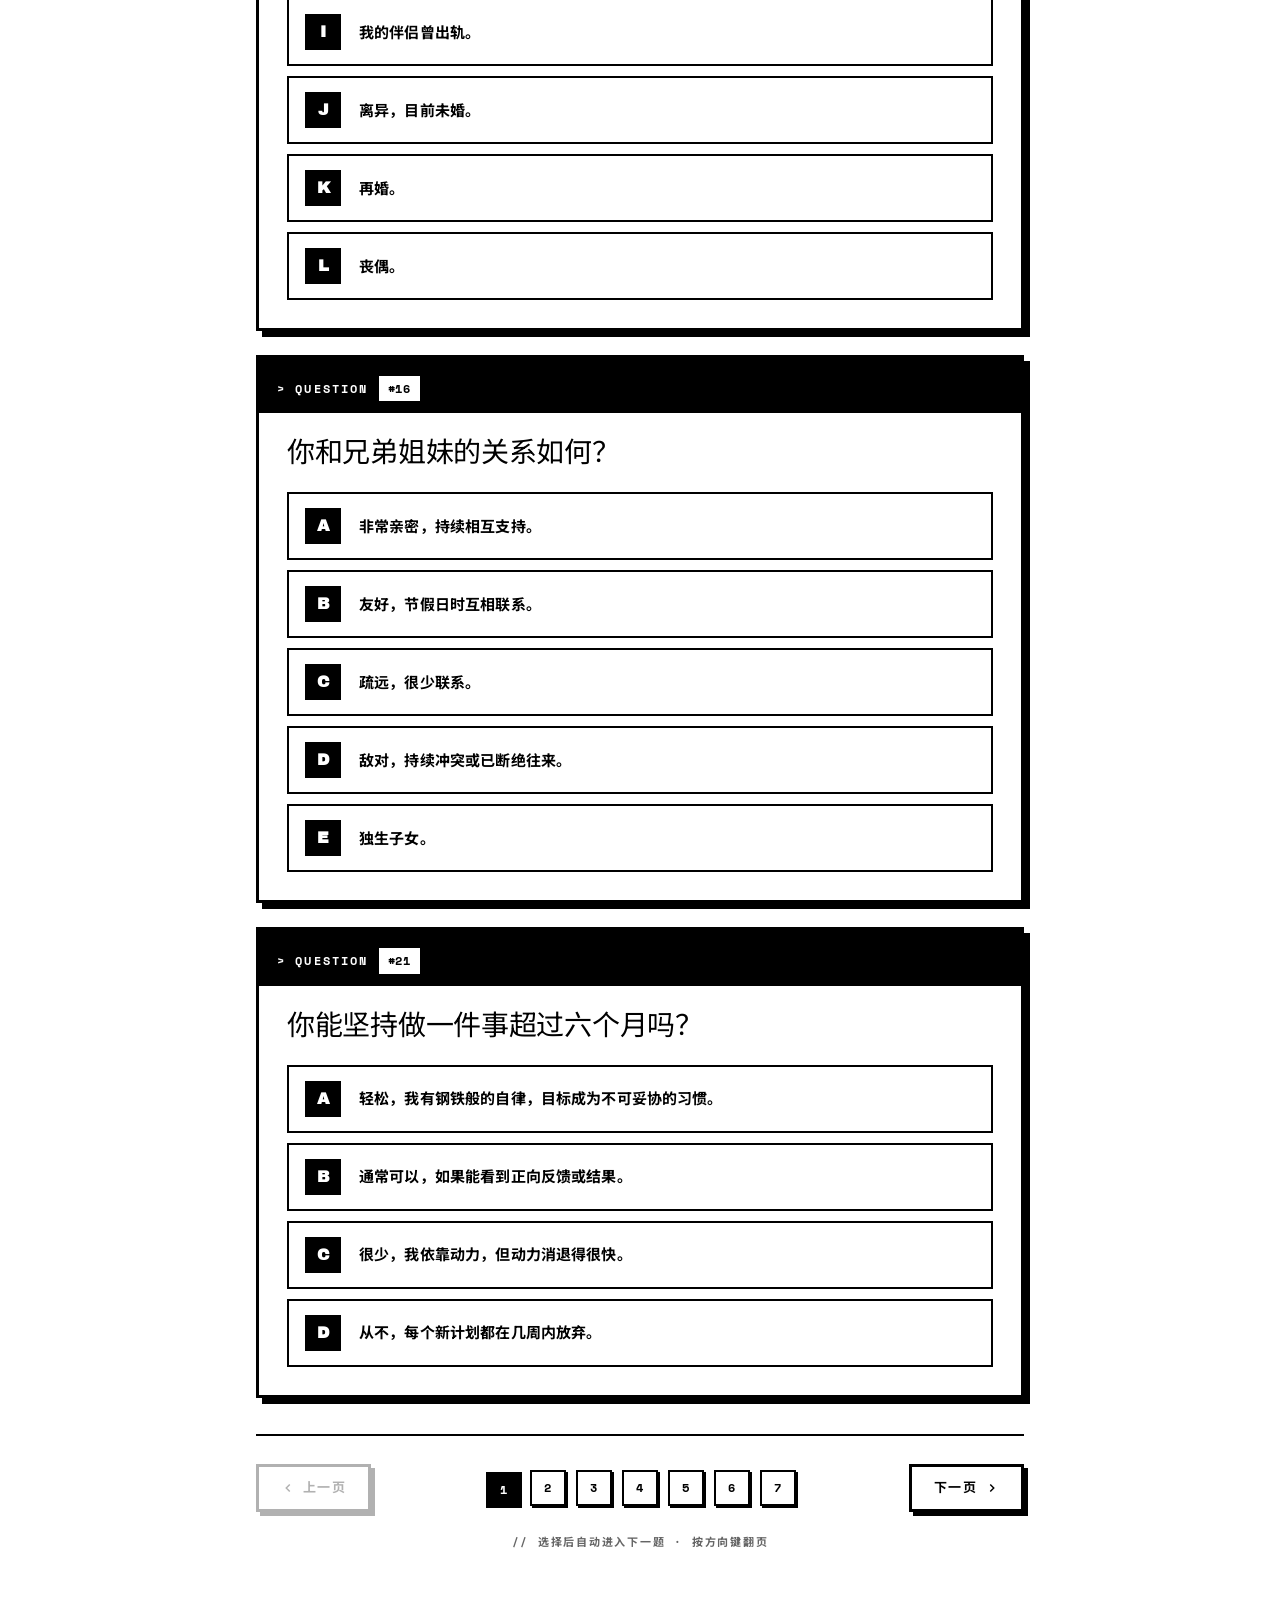
<file: quiz.html>
<!DOCTYPE html>
<html lang="zh-CN">
<head>
  <meta charset="UTF-8"/>
  <meta name="viewport" content="width=device-width, initial-scale=1.0"/>
  <title>LIFESCORE/TERM // 答题</title>
  <link rel="icon" type="image/png" href="images/favicon.ico"/>

  <link rel="preconnect" href="https://fonts.googleapis.com"/>
  <link rel="preconnect" href="https://fonts.gstatic.com" crossorigin/>
  <link href="https://fonts.googleapis.com/css2?family=Archivo+Black&family=Space+Mono:wght@400;700&family=Noto+Sans+SC:wght@500;700;900&display=swap" rel="stylesheet"/>

  <link rel="stylesheet" href="style.css"/>
</head>
<body class="quiz-body">
  <!-- legacy hook (script may inject children) -->
  <div class="particles" id="particles" aria-hidden="true"></div>

  <!-- ═══════════════ HUD BAR ═══════════════ -->
  <header class="hud quiz-header" id="header">
    <div class="hud-row">

      <!-- LEFT: brand → home -->
      <a href="index.html" class="brand">
        <img class="brand-mark" src="images/apple-touch-icon.png" alt="LS"/>
        <span class="brand-text" data-i18n="quiz.title">人生评分测试</span>
      </a>

      <!-- CENTER: terminal progress bar -->
      <div class="quiz-header-progress">
        <span class="qhp-mode" id="quizModeBadge" style="display:none"></span>
        <div class="qhp-bar"><div class="qhp-fill" id="headerProgressFill"></div></div>
        <span class="qhp-label" id="headerProgressLabel">0%</span>
      </div>

      <!-- RIGHT: lang switcher -->
      <div class="hud-right">
        <div class="lang-switcher" id="langSwitcher">
          <span class="lang-icon">
            <svg width="14" height="14" viewBox="0 0 24 24" fill="none" stroke="currentColor" stroke-width="2.5">
              <circle cx="12" cy="12" r="10"/><path d="M2 12h20M12 2a15.3 15.3 0 0 1 4 10 15.3 15.3 0 0 1-4 10 15.3 15.3 0 0 1-4-10 15.3 15.3 0 0 1 4-10z"/>
            </svg>
          </span>
          <span class="lang-label" id="langLabel">简体中文</span>
          <span class="lang-arrow">▼</span>
          <div class="lang-dropdown" id="langDropdown">
            <div class="lang-option active" data-lang="zh-CN">简体中文</div>
            <div class="lang-option"        data-lang="zh-TW">繁體中文</div>
          </div>
        </div>
      </div>

    </div>
  </header>

  <!-- ═══════════════ QUIZ SHELL ═══════════════ -->
  <div class="quiz-shell">

    <!-- Page info (section + count) -->
    <div class="quiz-page-info">
      <div class="qpi-section">
        <span class="qpi-dot" id="sectionDot"></span>
        <span class="quiz-section-label" id="sectionLabel">基础信息</span>
      </div>
      <span class="quiz-count" id="progressCount">第 1 页 · 共 ? 页</span>
    </div>

    <!-- Cards rendered here by quiz.js -->
    <div id="cardArea"></div>

    <!-- Page-complete banner (toggled by quiz.js with .show) -->
    <div class="page-complete-banner" id="pageCompleteBanner">
      <svg width="15" height="15" viewBox="0 0 24 24" fill="none" stroke="currentColor" stroke-width="2.5"><polyline points="20 6 9 17 4 12"/></svg>
      <span data-i18n="quiz.pageComplete">本页全部完成，继续下一页</span>
    </div>

    <!-- Controls -->
    <div class="quiz-controls">
      <button class="btn-prev" id="btnPrev" disabled>
        <svg width="14" height="14" viewBox="0 0 24 24" fill="none" stroke="currentColor" stroke-width="2.5"><polyline points="15 18 9 12 15 6"/></svg>
        <span data-i18n="quiz.prev">上一页</span>
      </button>
      <div class="quiz-page-dots" id="pageDots"></div>
      <button class="btn-next" id="btnNext">
        <span id="btnNextLabel" data-i18n="quiz.next">下一页</span>
        <svg width="14" height="14" viewBox="0 0 24 24" fill="none" stroke="currentColor" stroke-width="2.5"><polyline points="9 18 15 12 9 6"/></svg>
      </button>
    </div>

    <!-- Keyboard hint -->
    <div class="keyboard-hint" data-i18n="quiz.keyboardHint">选择后自动进入下一题 · 按方向键翻页</div>

  </div>

  <!-- ═══════════════ SCRIPTS (deep mode) ═══════════════ -->
  <script src="i18n.js"></script>
  <script src="questions.js"></script>
  <script>window.QUIZ_MODE='deep';</script>
  <!-- Scoring engine + helpers — must load before quiz.js so that
       LSIntegration.computeFromAnswers() is available in submitQuiz(). -->
  <script src="scoring-engine.js"></script>
  <script src="ls-fn-addiction.js"></script>
  <script src="ls-fn-bmi.js"></script>
  <script src="ls-fn-wealth.js"></script>
  <script src="ls-fn-resilience.js"></script>
  <script src="scoring-rules.js"></script>
  <script src="scoring-integration.js"></script>
  <script src="quiz.js"></script>
</body>
</html>
</file>
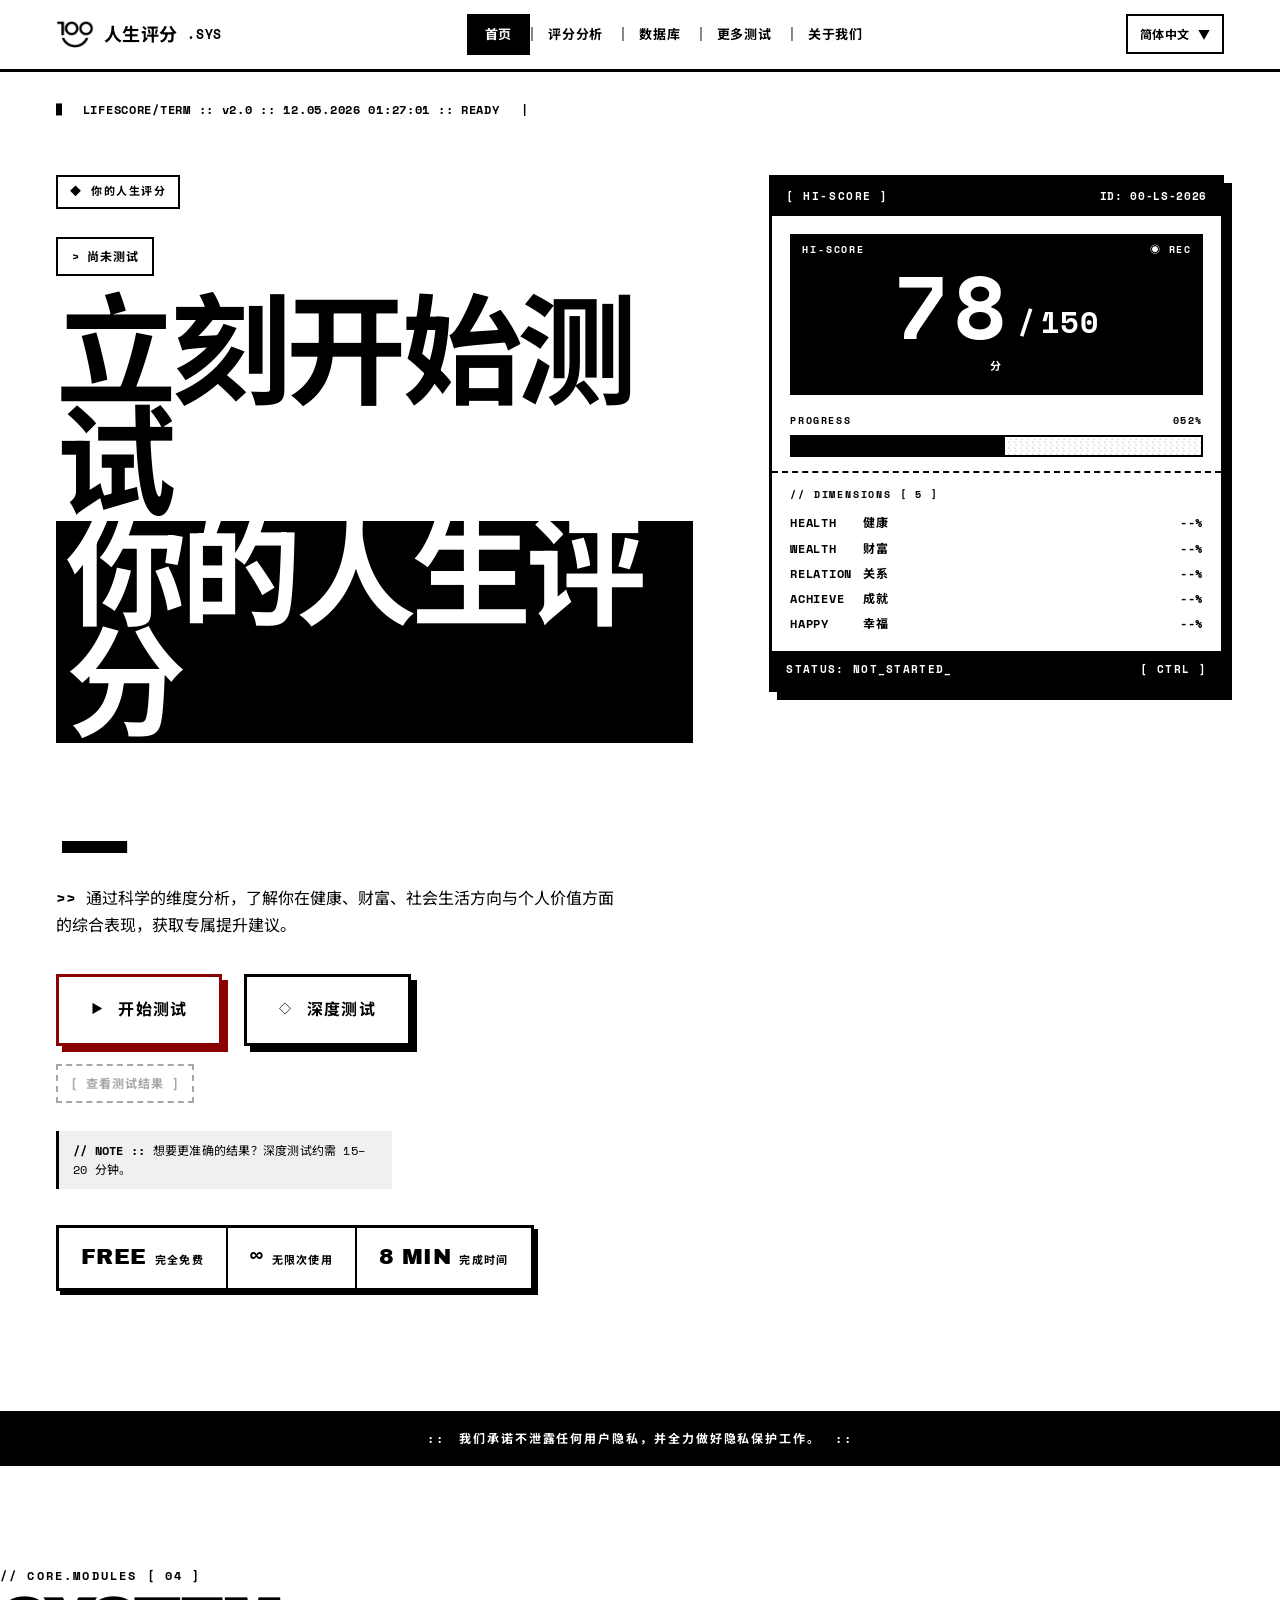
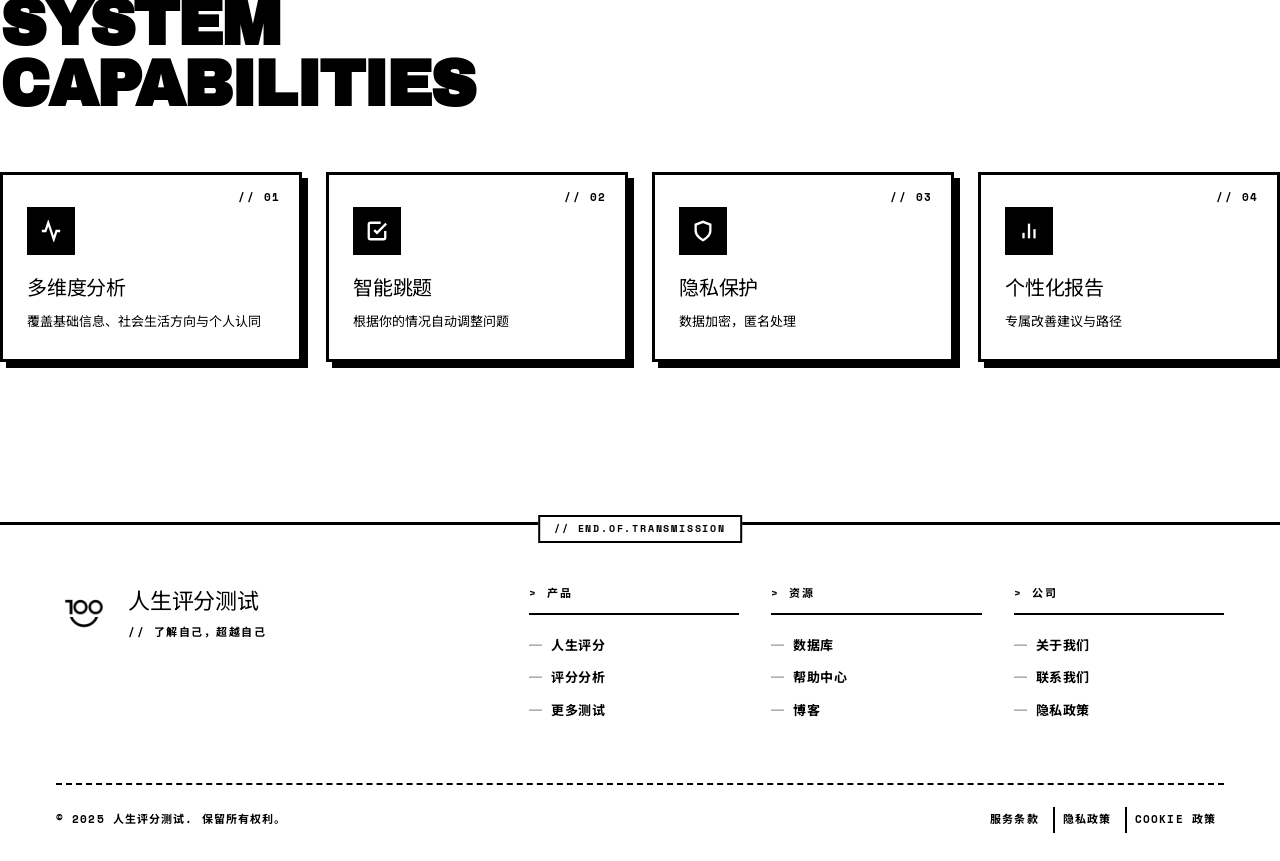
<file: result.html>
<!DOCTYPE html>
<html lang="zh-CN">
<head>
  <meta charset="UTF-8"/>
  <meta name="viewport" content="width=device-width, initial-scale=1.0"/>
  <title>LIFESCORE/TERM // 结果报告</title>
  <link rel="icon" type="image/png" href="images/favicon.ico"/>

  <link rel="preconnect" href="https://fonts.googleapis.com"/>
  <link rel="preconnect" href="https://fonts.gstatic.com" crossorigin/>
  <link href="https://fonts.googleapis.com/css2?family=Archivo+Black&family=Space+Mono:wght@400;700&family=Noto+Sans+SC:wght@500;700;900&display=swap" rel="stylesheet"/>

  <link rel="stylesheet" href="style.css"/>
  <link rel="stylesheet" href="result.css"/>

  <style>
    /* ─── LOADING / RESULT STATE DECOUPLING ──────────────────────
       Loading screen is shown by default; result screen is hidden
       until the inline progress script flips the .visible flag. */
    .loading-overlay{
      position:fixed;
      inset:0;
      z-index:9999;
      display:flex;
      align-items:center;
      justify-content:center;
      background:#ffffff !important;
      transition:opacity .5s ease,visibility .5s ease;
    }
    .loading-overlay.fade-out{
      opacity:0;
      visibility:hidden;
      pointer-events:none;
    }
    .loading-card{
      text-align:center;
      width:90%;
      max-width:420px;
      position:relative;
      z-index:1;
      padding:44px 36px;
      background:#ffffff;
      border:3px solid #000000;
      box-shadow:8px 8px 0 0 #000000;
      border-radius:0;
    }

    /* ─── ROTATING SPINNER RING (SVG) ───────────────────────────
       Override the style.css rule that hides the SVG, and apply the
       spin animation to the dashed circle so it rotates visibly. */
    .loading-ring-wrap{
      position:relative !important;
      width:80px !important;
      height:80px !important;
      margin:0 auto 32px !important;
      display:block !important;
    }
    .loading-ring-wrap::before{ content:none !important; }
    .loading-ring-wrap svg{
      display:block !important;
      width:80px;
      height:80px;
    }
    .loading-spinner{
      transform-origin:40px 40px;
      animation:ls-spin 1s linear infinite;
    }
    @keyframes ls-spin{
      0%   { transform:rotate(0deg); }
      100% { transform:rotate(360deg); }
    }

    /* Percentage label sits under the ring (not absolutely centered) */
    .loading-pct{
      position:static !important;
      display:block !important;
      font-family:var(--font-mono,'Space Mono',monospace) !important;
      font-weight:700 !important;
      font-size:14px !important;
      color:#000000 !important;
      letter-spacing:0.06em !important;
      text-shadow:none !important;
      margin-top:16px;
    }

    .loading-title{
      font-family:var(--font-sans,'Noto Sans SC',sans-serif) !important;
      font-size:20px !important;
      font-weight:900 !important;
      text-transform:uppercase;
      letter-spacing:-0.01em !important;
      color:#000000 !important;
      text-shadow:none !important;
      margin:24px 0 24px !important;
      margin-bottom:24px !important;
    }

    /* ─── PROGRESS BAR — Neo-Brutalism B&W ──────────────────────
       Track: white background, thick black border, sharp corners.
       Fill : solid black block with smooth width transition. */
    .loading-bar-wrap{
      margin:0 auto 20px;
      padding:0 4px;
    }
    .loading-bar-track{
      height:18px !important;
      background:#ffffff !important;
      border:2px solid #000000 !important;
      border-radius:0 !important;
      box-shadow:none !important;
      position:relative;
      overflow:hidden;
    }
    .loading-bar-track::before{ content:none !important; }
    .loading-bar-fill{
      height:100% !important;
      width:0%;
      background:#000000 !important;
      background-image:none !important;
      border-radius:0 !important;
      box-shadow:none !important;
      animation:none !important;
      transition:width 0.2s linear !important;
      position:relative;
      z-index:2;
    }

    .loading-hint{
      font-family:var(--font-mono,'Space Mono',monospace) !important;
      font-weight:700 !important;
      font-size:12px !important;
      letter-spacing:0.08em !important;
      color:#000000 !important;
      text-transform:uppercase;
      min-height:18px;
      margin-top:8px;
    }

    /* Result screen — hidden until loading completes. */
    .result-wrap{
      opacity:0;
      visibility:hidden;
      transition:opacity .6s ease,visibility .6s ease;
    }
    .result-wrap.visible{
      opacity:1;
      visibility:visible;
    }
  </style>
</head>
<body class="result-body">
  <div class="particles" id="particles" aria-hidden="true"></div>

  <header class="hud" id="header">
    <div class="hud-row">
      <a href="index.html" class="brand">
        <img class="brand-mark" src="images/favicon.ico" alt="LS"/>
        <span class="brand-text" data-i18n="brandName">人生评分</span>
        <span class="brand-system">.SYS</span>
      </a>

      <nav class="nav" id="nav" aria-label="Main">
        <a href="index.html"      class="nav-link"        data-i18n="nav.home">首页</a>
        <a href="analysis.html"   class="nav-link"        data-i18n="nav.analysis">评分分析</a>
        <a href="database.html"   class="nav-link"        data-i18n="nav.database">数据库</a>
        <a href="more-tests.html" class="nav-link"        data-i18n="nav.more">更多测试</a>
        <a href="about.html"      class="nav-link"        data-i18n="nav.about">关于我们</a>
      </nav>

      <div class="hud-right">
        <div class="lang-switcher" id="langSwitcher">
          <span class="lang-icon">
            <svg width="14" height="14" viewBox="0 0 24 24" fill="none" stroke="currentColor" stroke-width="2.5">
              <circle cx="12" cy="12" r="10"/><path d="M2 12h20M12 2a15.3 15.3 0 0 1 4 10 15.3 15.3 0 0 1-4 10 15.3 15.3 0 0 1-4-10 15.3 15.3 0 0 1 4-10z"/>
            </svg>
          </span>
          <span class="lang-label" id="langLabel">简体中文</span>
          <span class="lang-arrow">▼</span>
          <div class="lang-dropdown" id="langDropdown">
            <div class="lang-option active" data-lang="zh-CN">简体中文</div>
            <div class="lang-option"        data-lang="zh-TW">繁體中文</div>
          </div>
        </div>
        <button class="menu-toggle" id="menuToggle" aria-expanded="false" aria-label="Menu">
          <span></span><span></span><span></span>
        </button>
      </div>
    </div>
  </header>

  <!-- ════════════════════════════════════════════════════════════
       LOADING SCREEN — visible by default, hides after progress hits 100%
       ════════════════════════════════════════════════════════════ -->
  <div class="loading-overlay" id="loadingOverlay">
    <div class="loading-card">
      <div class="loading-ring-wrap">
        <svg width="80" height="80" viewBox="0 0 80 80" fill="none">
          <circle cx="40" cy="40" r="34" stroke="rgba(0,0,0,0.10)" stroke-width="5"/>
          <circle cx="40" cy="40" r="34" stroke="#000000" stroke-width="5" stroke-linecap="round" stroke-dasharray="80 134" class="loading-spinner"/>
        </svg>
        <div class="loading-pct" id="loadingPct">0%</div>
      </div>
      <div class="loading-title" id="loadingTitle">正在生成你的评分报告</div>
      <div class="loading-bar-wrap">
        <div class="loading-bar-track">
          <div class="loading-bar-fill" id="loadingBarFill"></div>
        </div>
      </div>
      <div class="loading-hint" id="loadingHint">分析评分维度中…</div>
    </div>
  </div>

  <script>
  (function(){
    var lang=(localStorage.getItem('i18n_lang')||navigator.language||'').indexOf('TW')>=0?'tw':'cn';
    var titles={cn:'正在生成你的评分报告',tw:'正在生成你的評分報告'};
    var hints=[
      {cn:'分析评分维度中…',tw:'分析評分維度中…'},
      {cn:'计算健康指标…',tw:'計算健康指標…'},
      {cn:'评估财富数据…',tw:'評估財富數據…'},
      {cn:'综合社交关系…',tw:'綜合社交關係…'},
      {cn:'生成个性化建议…',tw:'生成個性化建議…'},
    ];
    var el=document.getElementById('loadingTitle');
    if(el) el.textContent=titles[lang];
    var hintEl=document.getElementById('loadingHint');
    var bar=document.getElementById('loadingBarFill');
    var pctEl=document.getElementById('loadingPct');
    var step=0,total=hints.length,interval=380;
    function tick(){
      if(step>=total){
        bar.style.width='100%';
        if(pctEl) pctEl.textContent='100%';
        setTimeout(function(){
          var ov=document.getElementById('loadingOverlay');
          if(ov) ov.classList.add('fade-out');
          var rw=document.querySelector('.result-wrap');
          if(rw) rw.classList.add('visible');
        },350);
        return;
      }
      var pct=Math.round((step+1)/total*95);
      bar.style.width=pct+'%';
      if(pctEl) pctEl.textContent=pct+'%';
      if(hintEl) hintEl.textContent=hints[step][lang];
      step++;
      setTimeout(tick,interval);
    }
    setTimeout(tick,150);
  })();
  </script>

  <!-- ════════════════════════════════════════════════════════════
       RESULT SCREEN — hidden until .visible class is added
       ════════════════════════════════════════════════════════════ -->
  <div class="result-wrap">

    <div class="result-hero">
      <div class="result-subtitle" data-i18n="result.subtitle">评分报告</div>
      <h1 class="result-title-h" data-i18n="result.title">你的人生评分</h1>

      <div class="result-score-row">

        <div class="result-circle-wrap">
          <svg class="result-circle" viewBox="0 0 220 220" aria-hidden="true">
            <circle class="rc-bg" cx="110" cy="110" r="90"/>
            <circle class="rc-fill" cx="110" cy="110" r="90" id="rcFill" style="stroke-dasharray:565;stroke-dashoffset:565"/>
            <text class="rc-score" x="110" y="112" text-anchor="middle" id="rcScore">—</text>
            <text class="rc-max" x="110" y="140" text-anchor="middle">/ 150</text>
          </svg>

          <div class="result-score-display">
            <span class="rsd-num" id="rsdNum">—</span>
            <span class="rsd-slash">/</span>
            <span class="rsd-max">150</span>
            <span class="rsd-unit"></span>
          </div>
        </div>

        <div class="result-score-meta">
          <div class="result-rank" id="resultRank"></div>
          <div class="result-verdict-row">
            <div class="result-verdict" id="resultVerdict"></div>
            <div class="bonus-badge" id="bonusBadge" style="display:none"></div>
          </div>
          <div class="result-score-breakdown" id="scoreBreakdown"></div>
        </div>

      </div>
    </div>

    <div class="result-actions">
      <button class="btn-retake" id="btnRetake" onclick="window.location.href='quiz-quick.html'">
        <span data-i18n="result.retake">重新测试</span>
      </button>
      <a href="analysis.html" class="btn-analysis">
        <span data-i18n="result.viewAnalysis">查看深度分析</span>
      </a>
      <a href="more-tests.html" class="btn-analysis" style="text-decoration:none">
        <span data-i18n="nav.more">更多测试</span>
      </a>
      <button class="btn-share" id="shareBtn">
        <span data-i18n="result.share">分享结果</span>
      </button>
    </div>

    <div class="sponsor-card" id="sponsorCard">
      <div class="sponsor-header">
        <span class="sponsor-heart">❤️</span>
        <div class="sponsor-text-block">
          <div class="sponsor-title" data-i18n="sponsor.title">喜欢我们的测试？你的支持让我们走得更远！</div>
          <div class="sponsor-sub" data-i18n="sponsor.sub">你的每一份赞助都将直接用于题库扩展、算法优化与服务器维护。感谢你！</div>
        </div>
      </div>
      <div class="sponsor-logo-row">
        <button class="sponsor-logo-btn" data-payment="wechat" aria-label="微信支付赞助">
          <div class="slb-logo-wrap">
            <img class="slb-logo-img" src="assets/logo-wechat.png" alt="微信支付"
                 onerror="this.style.display='none';this.nextElementSibling.style.display='flex'"/>
            <div class="slb-logo-fallback"></div>
          </div>
          <span class="slb-label" data-i18n="sponsor.qr.wechat">微信支付</span>
          <span class="slb-tap-hint">点击赞助</span>
        </button>
        <button class="sponsor-logo-btn" data-payment="alipay" aria-label="支付宝赞助">
          <div class="slb-logo-wrap">
            <img class="slb-logo-img" src="assets/logo-alipay.png" alt="支付宝"
                 onerror="this.style.display='none';this.nextElementSibling.style.display='flex'"/>
            <div class="slb-logo-fallback"></div>
          </div>
          <span class="slb-label" data-i18n="sponsor.qr.alipay">支付宝</span>
          <span class="slb-tap-hint">点击赞助</span>
        </button>
        <button class="sponsor-logo-btn" data-payment="crypto" aria-label="加密货币赞助">
          <div class="slb-logo-wrap">
            <img class="slb-logo-img" src="assets/logo-crypto.png" alt="加密支付"
                 onerror="this.style.display='none';this.nextElementSibling.style.display='flex'"/>
            <div class="slb-logo-fallback"></div>
          </div>
          <span class="slb-label" data-i18n="sponsor.qr.crypto">加密支付</span>
          <span class="slb-tap-hint">点击赞助</span>
        </button>
        <button class="sponsor-logo-btn" data-payment="qq" aria-label="QQ钱包赞助">
          <div class="slb-logo-wrap">
            <img class="slb-logo-img" src="assets/logo-qq.png" alt="QQ支付"
                 onerror="this.style.display='none';this.nextElementSibling.style.display='flex'"/>
            <div class="slb-logo-fallback"></div>
          </div>
          <span class="slb-label" data-i18n="sponsor.qr.qq">QQ 钱包</span>
          <span class="slb-tap-hint">点击赞助</span>
        </button>
      </div>
    </div>

    <div class="result-card" id="dimCard">
      <div class="result-card-title">
        <span class="rct-bar"></span>
        <span data-i18n="result.analysis">维度解析</span>
      </div>
      <div id="dimRows"></div>
    </div>

    <div class="result-card" id="proRadarCard" style="display:none">
      <div class="result-card-title">
        <span class="rct-bar"></span>
        <span>能力结构图</span>
      </div>
      <div style="display:flex;justify-content:center;align-items:center;padding:16px 0;">
        <canvas id="proRadarCanvas" width="340" height="300" style="max-width:100%;height:auto;"></canvas>
      </div>
    </div>

    <canvas id="confettiCanvas" style="position:fixed;top:0;left:0;width:100%;height:100%;pointer-events:none;z-index:999;display:none"></canvas>

    <div class="section-prelude prelude-persona">
      <span class="sp-bar"></span>
      <span class="sp-text">如果你是一种食物，那么你就是</span>
    </div>

    <div class="result-card persona-card" id="personaCard">
      <div class="persona-header">
        <div class="persona-animal" id="personaAnimal"></div>
        <div class="persona-meta">
          <div class="persona-tier" id="personaTier"></div>
          <div class="persona-name" id="personaName"></div>
        </div>
      </div>
      <div class="persona-desc" id="personaDesc"></div>
      <div class="persona-traits" id="personaTraits"></div>
      <div class="persona-dims" id="personaDims"></div>
      <div class="persona-next-tier" id="personaNextTier"></div>
    </div>

    <div class="section-prelude prelude-rank">
      <span class="sp-bar"></span>
      <span class="sp-text">如果你的人生是一场轰轰烈烈的战役，那么你就是一名</span>
    </div>

    <div class="result-card rank-card" id="rankCard">
      <div class="persona-tier-section" id="personaTierSection"></div>
    </div>

    <div class="result-card" id="insightsCard">
      <div class="result-card-title">
        <span class="rct-bar"></span>
        <span>个性化洞察</span>
      </div>
      <div id="insightRows"></div>
    </div>

    <div class="result-card" id="highlightCard">
      <div class="result-card-title">
        <span class="rct-bar"></span>
        <span data-i18n="result.highlights">亮点回顾</span>
      </div>
      <div id="highlightRows"></div>
    </div>

    <div class="result-card result-card--warn" id="improveCard">
      <div class="result-card-title">
        <span class="rct-bar"></span>
        <span data-i18n="result.improve">提升空间</span>
      </div>
      <div id="improveRows"></div>
    </div>

    <div class="result-tip" id="resultTip">
      <div class="tip-title">
        <span data-i18n="result.tip">综合提升建议</span>
      </div>
      <div class="tip-text" id="tipText"></div>
      <div id="under18Banner" class="under18-banner" style="display:none"></div>
    </div>

    <div class="result-card" id="nextStepsCard">
      <div class="result-card-title">
        <span class="rct-bar"></span>
        <span data-i18n="result.nextSteps">行动计划</span>
      </div>
      <div id="nextStepsRows"></div>
    </div>

    <div class="sponsor-card sponsor-card--bottom" id="sponsorCard2">
      <div class="sponsor-header">
        <span class="sponsor-heart">☕</span>
        <div class="sponsor-text-block">
          <div class="sponsor-title" data-i18n="sponsor.title2">看完报告觉得有收获？请开发者喝杯咖啡 ☕</div>
          <div class="sponsor-sub" data-i18n="sponsor.sub">你的每一份赞助都将直接用于题库扩展、算法优化与服务器维护。感谢你！</div>
        </div>
      </div>
      <div class="sponsor-logo-row">
        <button class="sponsor-logo-btn" data-payment="wechat" aria-label="微信支付赞助">
          <div class="slb-logo-wrap">
            <img class="slb-logo-img" src="assets/logo-wechat.png" alt="微信支付"
                 onerror="this.style.display='none';this.nextElementSibling.style.display='flex'"/>
            <div class="slb-logo-fallback"></div>
          </div>
          <span class="slb-label" data-i18n="sponsor.qr.wechat">微信支付</span>
          <span class="slb-tap-hint">点击赞助</span>
        </button>
        <button class="sponsor-logo-btn" data-payment="alipay" aria-label="支付宝赞助">
          <div class="slb-logo-wrap">
            <img class="slb-logo-img" src="assets/logo-alipay.png" alt="支付宝"
                 onerror="this.style.display='none';this.nextElementSibling.style.display='flex'"/>
            <div class="slb-logo-fallback"></div>
          </div>
          <span class="slb-label" data-i18n="sponsor.qr.alipay">支付宝</span>
          <span class="slb-tap-hint">点击赞助</span>
        </button>
        <button class="sponsor-logo-btn" data-payment="crypto" aria-label="加密货币赞助">
          <div class="slb-logo-wrap">
            <img class="slb-logo-img" src="assets/logo-crypto.png" alt="加密支付"
                 onerror="this.style.display='none';this.nextElementSibling.style.display='flex'"/>
            <div class="slb-logo-fallback"></div>
          </div>
          <span class="slb-label" data-i18n="sponsor.qr.crypto">加密支付</span>
          <span class="slb-tap-hint">点击赞助</span>
        </button>
        <button class="sponsor-logo-btn" data-payment="qq" aria-label="QQ钱包赞助">
          <div class="slb-logo-wrap">
            <img class="slb-logo-img" src="assets/logo-qq.png" alt="QQ支付"
                 onerror="this.style.display='none';this.nextElementSibling.style.display='flex'"/>
            <div class="slb-logo-fallback"></div>
          </div>
          <span class="slb-label" data-i18n="sponsor.qr.qq">QQ 钱包</span>
          <span class="slb-tap-hint">点击赞助</span>
        </button>
      </div>
    </div>

  </div>

  <div class="payment-modal-overlay" id="paymentModalOverlay">
    <div class="payment-modal" id="paymentModal">
      <button class="payment-modal-close" id="paymentModalClose" aria-label="关闭">
        <svg width="14" height="14" viewBox="0 0 24 24" fill="none" stroke="currentColor" stroke-width="2.5"><line x1="18" y1="6" x2="6" y2="18"/><line x1="6" y1="6" x2="18" y2="18"/></svg>
      </button>
      <div class="pm-platform-header" id="pmPlatformHeader">
        <div class="pm-platform-logo-wrap" id="pmLogoWrap">
          <img id="pmLogoImg" src="" alt="" onerror="this.style.display='none';document.getElementById('pmLogoFallback').style.display='flex'"/>
          <div class="pm-logo-fallback" id="pmLogoFallback"></div>
        </div>
        <div>
          <div class="pm-platform-name" id="pmPlatformName"></div>
          <div class="pm-platform-sub" data-i18n="sponsor.modal.sub">扫码完成赞助，感谢你的支持！</div>
        </div>
      </div>
      <div class="pm-qr-area">
        <img class="pm-qr-img" id="pmQrImg" src="" alt="支付二维码"
             onerror="this.style.display='none';document.getElementById('pmQrPlaceholder').style.display='flex'"/>
        <div class="pm-qr-placeholder" id="pmQrPlaceholder">
          <div class="pm-qr-placeholder-icon" id="pmQrPlaceholderIcon"></div>
          <div class="pm-qr-placeholder-text" data-i18n="sponsor.modal.placeholder">请将收款二维码图片放入 assets/ 文件夹</div>
          <div class="pm-qr-placeholder-path" id="pmQrPlaceholderPath"></div>
        </div>
      </div>
      <div class="pm-amount-hint" data-i18n="sponsor.modal.hint">金额随心，一杯奶茶的价格即可给我们很大鼓励 ☕</div>
    </div>
  </div>

  <div class="share-modal-overlay" id="shareModalOverlay">
    <div class="share-modal" id="shareModal">
      <button class="share-modal-close" id="shareModalClose" aria-label="关闭">
        <svg width="14" height="14" viewBox="0 0 24 24" fill="none" stroke="currentColor" stroke-width="2.5"><line x1="18" y1="6" x2="6" y2="18"/><line x1="6" y1="6" x2="18" y2="18"/></svg>
      </button>
      <div class="share-modal-title" data-i18n="share.title">分享你的结果</div>
      <div class="share-card-wrap">
        <div class="share-card" id="shareCard">
          <div class="sc-brand">Life Score · 人生评分测试</div>
          <img class="sc-qr" src="assets/share-qr.png" alt="扫码访问" onerror="this.style.display='none'"/>
          <div class="sc-score-wrap">
            <div class="sc-score-num" id="scScoreNum">—</div>
            <div class="sc-score-max">/150</div>
          </div>
          <div class="sc-verdict" id="scVerdict"></div>
          <div class="sc-dims" id="scDims"></div>
          <div class="sc-footer">测测你的人生值多少分</div>
        </div>
      </div>

      <div class="share-platforms">
        <button class="sp-btn" id="sp-copy" data-platform="copy">
          <span class="sp-icon">
            <svg width="20" height="20" viewBox="0 0 24 24" fill="none" stroke="currentColor" stroke-width="2.5"><rect x="9" y="9" width="13" height="13"/><path d="M5 15H4a2 2 0 01-2-2V4a2 2 0 012-2h9a2 2 0 012 2v1"/></svg>
          </span>
          <span data-i18n="share.copy">复制文字</span>
        </button>

        <a class="sp-btn" id="sp-weibo" href="#" target="_blank" rel="noopener">
          <span class="sp-icon">
            <span class="sp-logo-fallback">微</span>
          </span>
          <span data-i18n="share.weibo">微博</span>
        </a>

        <button class="sp-btn" id="sp-wechat" data-platform="wechat">
          <span class="sp-icon">
            <span class="sp-logo-fallback">
              <svg width="20" height="20" viewBox="0 0 24 24" fill="none" stroke="currentColor" stroke-width="2.5"><path d="M21 15a2 2 0 01-2 2H7l-4 4V5a2 2 0 012-2h14a2 2 0 012 2z"/></svg>
            </span>
          </span>
          <span data-i18n="share.wechat">微信</span>
        </button>

        <a class="sp-btn" id="sp-qzone" href="#" target="_blank" rel="noopener">
          <span class="sp-icon">
            <span class="sp-logo-fallback">Q</span>
          </span>
          <span data-i18n="share.qzone">QQ空间</span>
        </a>

        <a class="sp-btn" id="sp-rednote" href="#" target="_blank" rel="noopener">
          <span class="sp-icon">
            <span class="sp-logo-fallback">红</span>
          </span>
          <span data-i18n="share.rednote">小红书</span>
        </a>

        <a class="sp-btn" id="sp-douyin" href="#" target="_blank" rel="noopener">
          <span class="sp-icon">
            <span class="sp-logo-fallback">抖</span>
          </span>
          <span data-i18n="share.douyin">抖音</span>
        </a>

        <a class="sp-btn" id="sp-kuaishou" href="#" target="_blank" rel="noopener">
          <span class="sp-icon">
            <span class="sp-logo-fallback">快</span>
          </span>
          <span data-i18n="share.kuaishou">快手</span>
        </a>

        <button class="sp-btn sp-btn-save" id="sp-save">
          <span class="sp-icon">
            <svg width="20" height="20" viewBox="0 0 24 24" fill="none" stroke="currentColor" stroke-width="2.5"><path d="M21 15v4a2 2 0 01-2 2H5a2 2 0 01-2-2v-4"/><polyline points="7 10 12 15 17 10"/><line x1="12" y1="15" x2="12" y2="3"/></svg>
          </span>
          <span data-i18n="share.save">保存图片</span>
        </button>
      </div>

      <div class="share-wechat-hint" id="wechatHint">
        <span data-i18n="share.wechatTip">请截图后分享到微信朋友圈</span>
      </div>
    </div>
  </div>

  <div class="saved-toast" id="savedToast">
    <span data-i18n="result.saved">评分已保存</span>
  </div>

  <script src="i18n.js"></script>
  <script src="questions.js"></script>
  <script src="result.js"></script>

  <script>
  /* Mirror result.js's hidden #rcScore SVG text into the visible chunky #rsdNum */
  (function(){
    var src = document.getElementById('rcScore');
    var dst = document.getElementById('rsdNum');
    if (!src || !dst) return;
    var sync = function(){
      var v = (src.textContent || '').trim();
      dst.textContent = v && v !== '—' ? v : '—';
    };
    sync();
    new MutationObserver(sync).observe(src, { childList: true, characterData: true, subtree: true });
  })();
  </script>
</body>
</html>
</file>
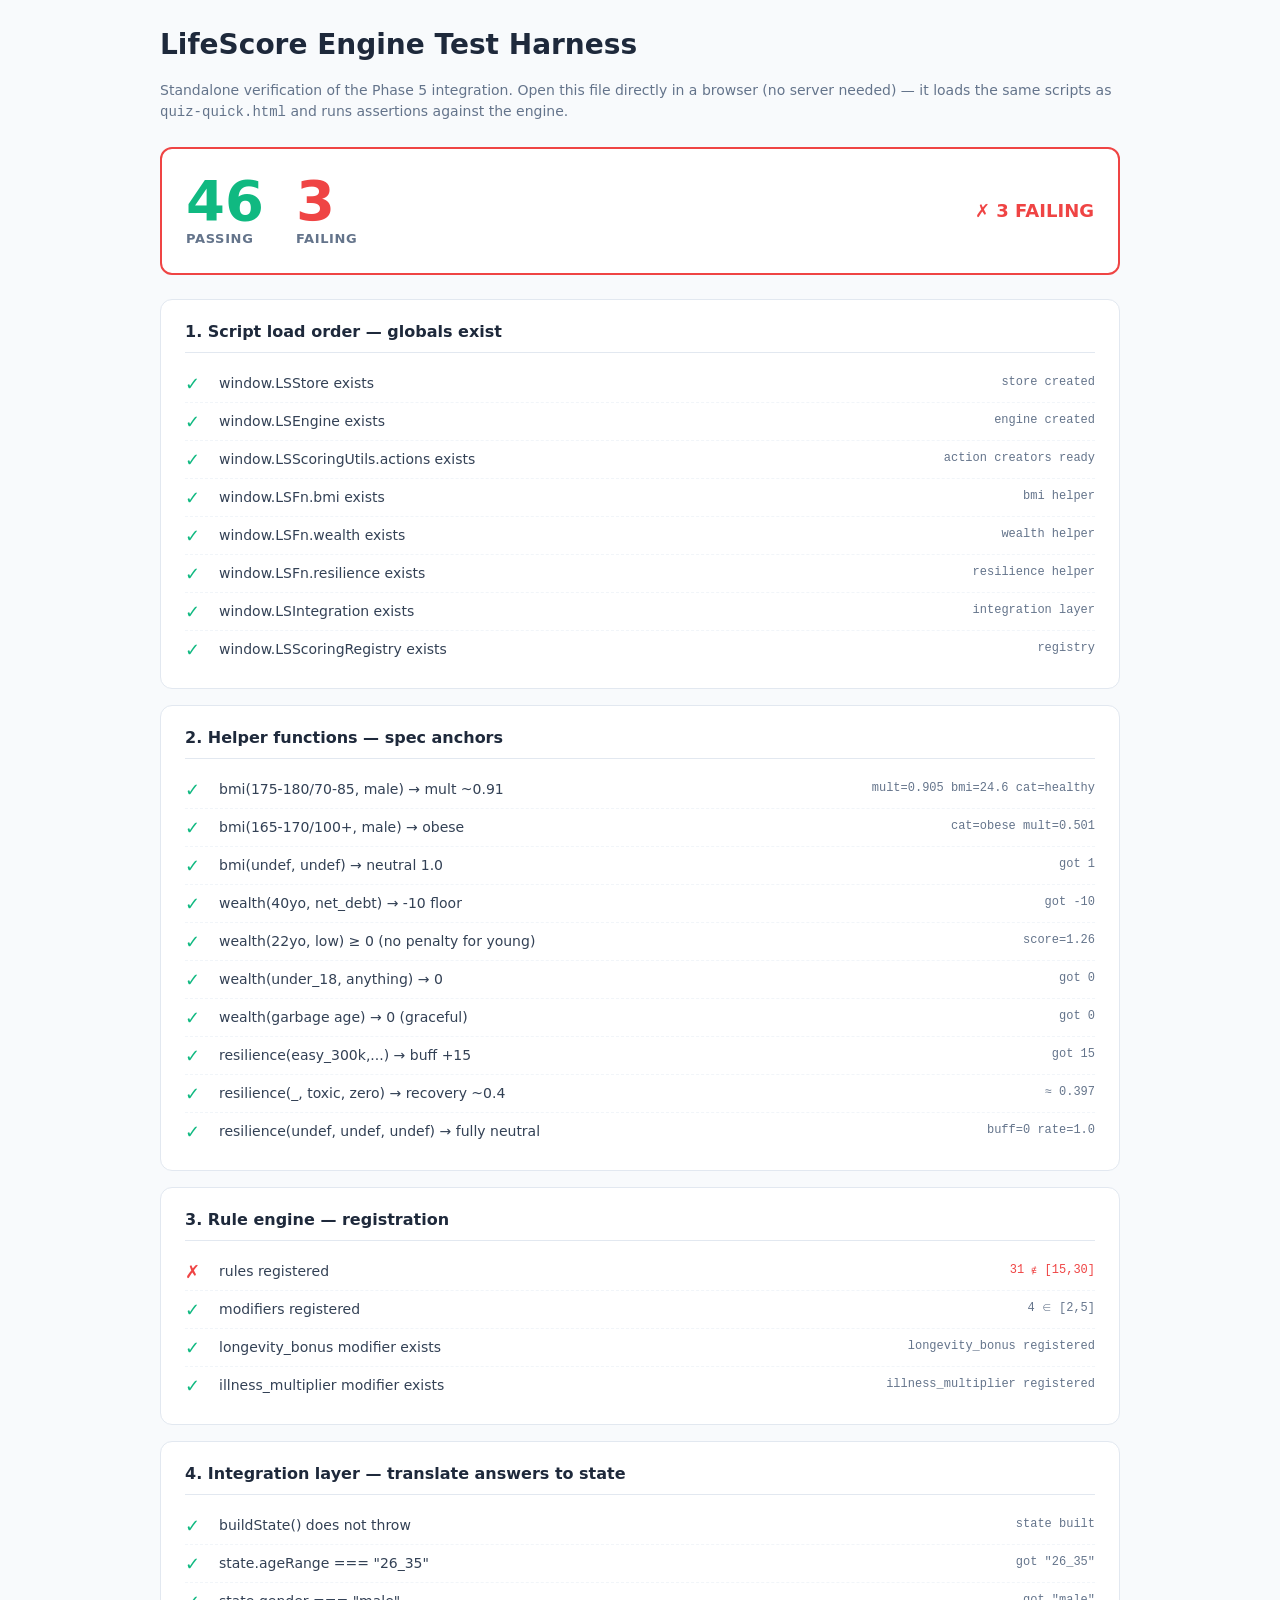
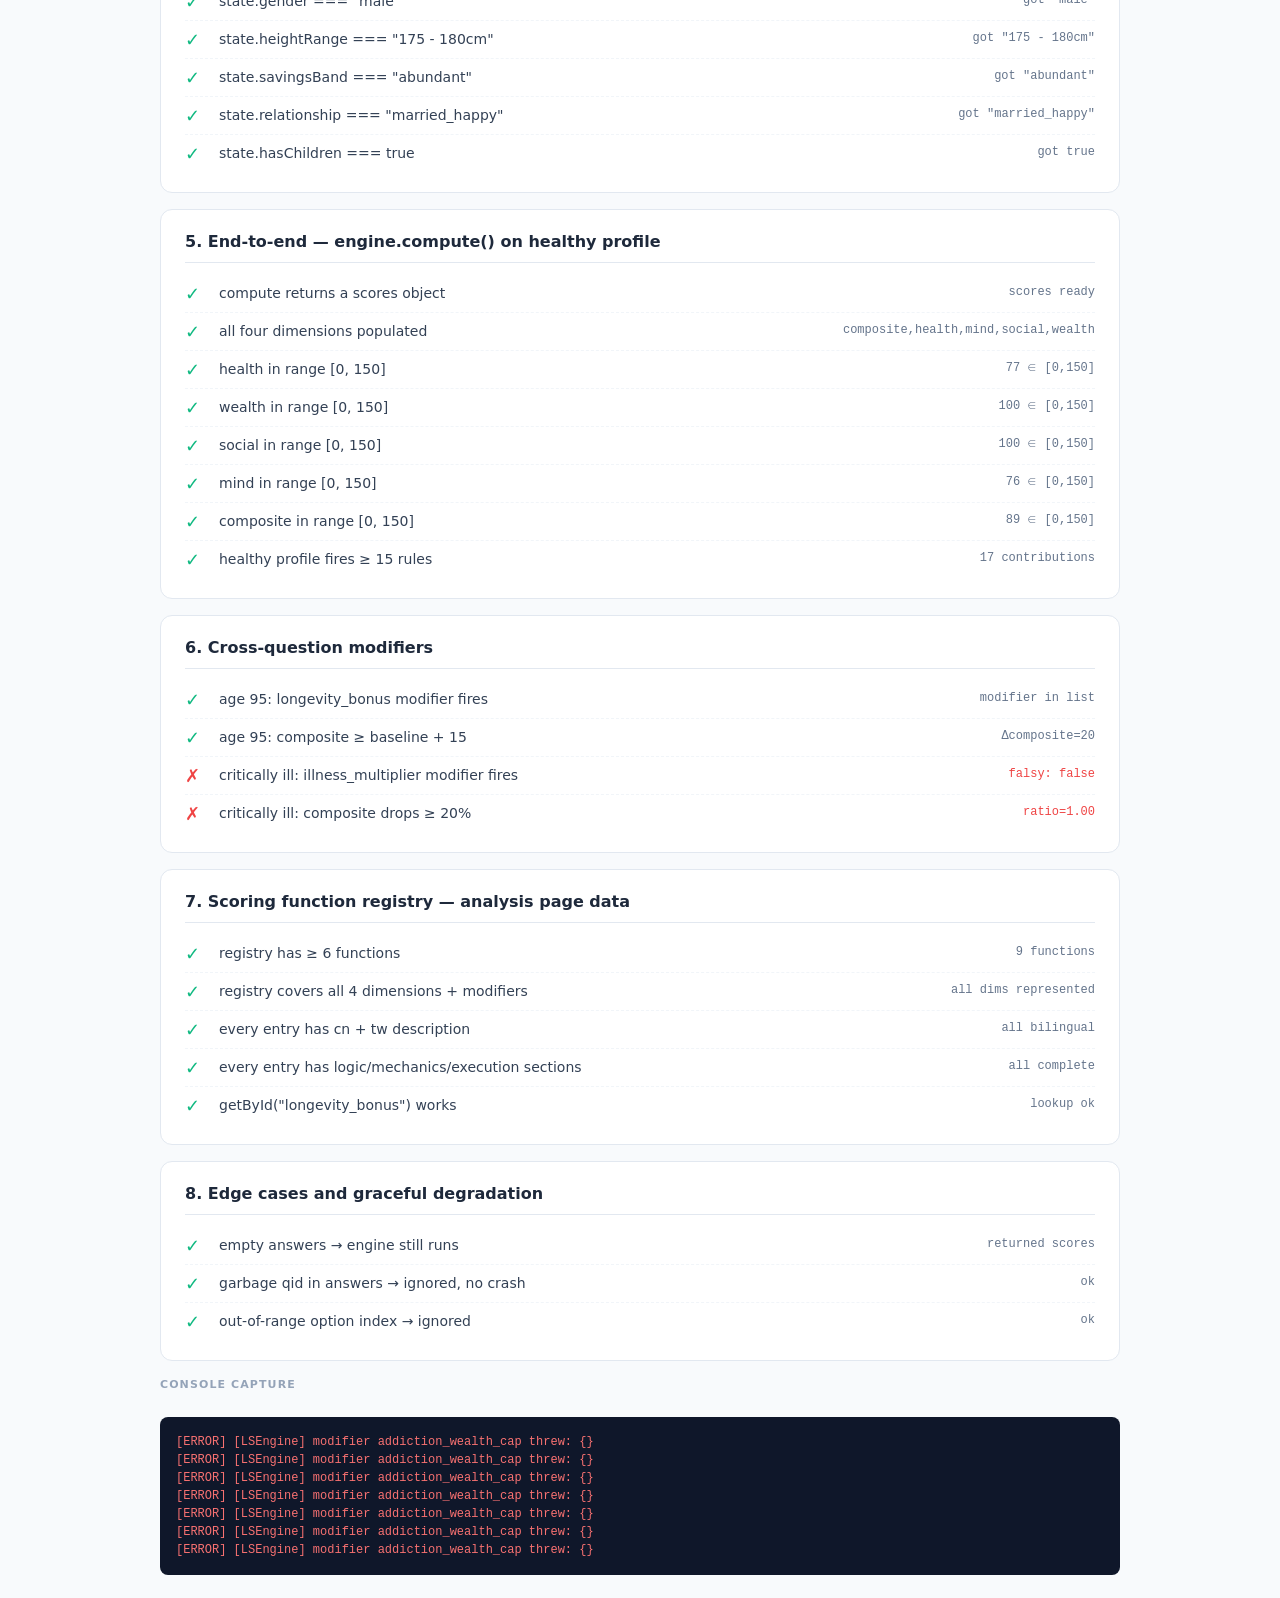
<file: test-engine.html>
<!DOCTYPE html>
<html lang="zh-CN">
<head>
<meta charset="UTF-8">
<meta name="viewport" content="width=device-width, initial-scale=1.0">
<title>LifeScore Engine Test Harness</title>
  <link rel="icon" type="image/png" href="images/favicon.ico"/>
<style>
  :root {
    --green: #10b981;
    --red:   #ef4444;
    --blue:  #0ea5e9;
    --gray:  #64748b;
    --bg:    #f8fafc;
    --card:  #ffffff;
    --border:#e2e8f0;
  }
  * { box-sizing: border-box; }
  body {
    font-family: -apple-system, BlinkMacSystemFont, "Segoe UI", system-ui, sans-serif;
    background: var(--bg);
    color: #1e293b;
    margin: 0;
    padding: 24px;
    line-height: 1.5;
  }
  .container {
    max-width: 960px;
    margin: 0 auto;
  }
  h1 {
    font-size: 28px;
    font-weight: 800;
    margin: 0 0 8px;
  }
  .subtitle {
    color: var(--gray);
    font-size: 14px;
    margin-bottom: 24px;
  }
  .summary {
    background: var(--card);
    border: 2px solid var(--border);
    border-radius: 12px;
    padding: 24px;
    margin-bottom: 24px;
    display: flex;
    gap: 32px;
    align-items: center;
  }
  .summary.all-pass { border-color: var(--green); }
  .summary.has-fail { border-color: var(--red); }
  .big-number {
    font-size: 56px;
    font-weight: 900;
    line-height: 1;
  }
  .big-number.pass { color: var(--green); }
  .big-number.fail { color: var(--red); }
  .summary-label {
    font-size: 13px;
    text-transform: uppercase;
    letter-spacing: 0.05em;
    color: var(--gray);
    font-weight: 700;
  }
  .summary-overall {
    margin-left: auto;
    text-align: right;
    font-size: 18px;
    font-weight: 800;
  }
  .summary-overall.green { color: var(--green); }
  .summary-overall.red   { color: var(--red); }

  .group {
    background: var(--card);
    border: 1px solid var(--border);
    border-radius: 12px;
    padding: 20px 24px;
    margin-bottom: 16px;
  }
  .group-title {
    font-size: 16px;
    font-weight: 800;
    margin: 0 0 12px;
    padding-bottom: 8px;
    border-bottom: 1px solid var(--border);
  }
  .test {
    display: grid;
    grid-template-columns: 24px 1fr auto;
    gap: 10px;
    align-items: start;
    padding: 8px 0;
    font-size: 14px;
    border-bottom: 1px dashed #f1f5f9;
  }
  .test:last-child { border-bottom: none; }
  .test-icon {
    font-size: 18px;
    line-height: 1;
    margin-top: 2px;
  }
  .test-icon.pass { color: var(--green); }
  .test-icon.fail { color: var(--red); }
  .test-name { color: #334155; }
  .test-detail {
    font-family: ui-monospace, "SF Mono", Monaco, Menlo, monospace;
    font-size: 12px;
    color: var(--gray);
    text-align: right;
    white-space: nowrap;
    max-width: 400px;
    overflow-x: auto;
  }
  .test.fail .test-detail { color: var(--red); }
  .console-box {
    background: #0f172a;
    color: #e2e8f0;
    font-family: ui-monospace, monospace;
    font-size: 12px;
    padding: 16px;
    border-radius: 8px;
    margin-top: 24px;
    max-height: 240px;
    overflow-y: auto;
    white-space: pre-wrap;
  }
  .console-title {
    color: #94a3b8;
    font-size: 11px;
    text-transform: uppercase;
    letter-spacing: 0.1em;
    margin-bottom: 8px;
    font-weight: 700;
  }
  .err-line { color: #f87171; }
  .warn-line { color: #fbbf24; }
  .info-line { color: #94a3b8; }
</style>
</head>
<body>
  <div class="container">
    <h1>LifeScore Engine Test Harness</h1>
    <p class="subtitle">Standalone verification of the Phase 5 integration. Open this file directly in a browser (no server needed) — it loads the same scripts as <code>quiz-quick.html</code> and runs assertions against the engine.</p>

    <div id="summary" class="summary">
      <div>
        <div class="big-number pass" id="pass-count">…</div>
        <div class="summary-label">passing</div>
      </div>
      <div>
        <div class="big-number fail" id="fail-count">…</div>
        <div class="summary-label">failing</div>
      </div>
      <div class="summary-overall" id="overall">running…</div>
    </div>

    <div id="results"></div>

    <div class="console-title">CONSOLE CAPTURE</div>
    <div class="console-box" id="console-box">(captured browser console output appears here)</div>
  </div>

  <!-- ============================================================
       LOAD ORDER MUST MATCH quiz-quick.html
       ============================================================ -->
  <script>
    // Capture console output to display in the page so users
    // don't need devtools open to see warnings/errors.
    (function () {
      var box = null;
      function append(level, args) {
        if (!box) box = document.getElementById('console-box');
        if (!box) return;
        var msg = Array.prototype.slice.call(args).map(function (a) {
          if (typeof a === 'string') return a;
          try { return JSON.stringify(a); } catch (e) { return String(a); }
        }).join(' ');
        var cls = level === 'error' ? 'err-line' : (level === 'warn' ? 'warn-line' : 'info-line');
        var line = document.createElement('div');
        line.className = cls;
        line.textContent = '[' + level.toUpperCase() + '] ' + msg;
        if (box.textContent === '(captured browser console output appears here)') box.textContent = '';
        box.appendChild(line);
      }
      var origLog = console.log, origWarn = console.warn, origErr = console.error;
      console.log   = function () { append('log', arguments);   origLog.apply(console, arguments); };
      console.warn  = function () { append('warn', arguments);  origWarn.apply(console, arguments); };
      console.error = function () { append('error', arguments); origErr.apply(console, arguments); };
      window.addEventListener('error', function (e) {
        append('error', [e.message, 'at', e.filename + ':' + e.lineno]);
      });
    })();
  </script>

  <!-- Engine pipeline — same order as quiz-quick.html -->
  <script src="scoring-engine.js"></script>
  <script src="ls-fn-bmi.js"></script>
  <script src="ls-fn-wealth.js"></script>
  <script src="ls-fn-resilience.js"></script>
  <script src="scoring-rules.js"></script>
  <script src="scoring-integration.js"></script>
  <script src="scoring-functions-registry.js"></script>

  <!-- ============================================================
       TEST HARNESS
       ============================================================ -->
  <script>
  (function () {
    'use strict';

    var groups = [];
    var currentGroup = null;
    var passCount = 0;
    var failCount = 0;

    function group(name) {
      currentGroup = { name: name, tests: [] };
      groups.push(currentGroup);
    }

    function test(name, fn) {
      var detail = '';
      var ok = false;
      try {
        var result = fn();
        if (result && typeof result === 'object' && 'ok' in result) {
          ok = result.ok;
          detail = result.detail || '';
        } else {
          ok = !!result;
        }
      } catch (e) {
        ok = false;
        detail = 'threw: ' + (e && e.message ? e.message : String(e));
      }
      currentGroup.tests.push({ name: name, ok: ok, detail: detail });
      if (ok) passCount++; else failCount++;
    }

    /* Tiny matchers — keep them inline so the harness has zero
       dependencies and the failure modes are obvious. */
    function eq(actual, expected) {
      if (actual === expected) return { ok: true, detail: 'got ' + JSON.stringify(actual) };
      return { ok: false, detail: 'expected ' + JSON.stringify(expected) + ', got ' + JSON.stringify(actual) };
    }
    function approxEq(actual, expected, tol) {
      tol = tol == null ? 0.01 : tol;
      if (typeof actual !== 'number') return { ok: false, detail: 'not a number: ' + actual };
      if (Math.abs(actual - expected) <= tol) return { ok: true, detail: '≈ ' + actual.toFixed(3) };
      return { ok: false, detail: 'expected ≈ ' + expected + ' (±' + tol + '), got ' + actual };
    }
    function inRange(actual, lo, hi) {
      if (typeof actual !== 'number') return { ok: false, detail: 'not a number: ' + actual };
      if (actual >= lo && actual <= hi) return { ok: true, detail: actual + ' ∈ [' + lo + ',' + hi + ']' };
      return { ok: false, detail: actual + ' ∉ [' + lo + ',' + hi + ']' };
    }
    function truthy(actual, label) {
      if (actual) return { ok: true, detail: label || 'truthy' };
      return { ok: false, detail: 'falsy: ' + JSON.stringify(actual) };
    }

    // ════════════════════════════════════════════════════════════
    //  GROUP 1 — Globals exist
    // ════════════════════════════════════════════════════════════
    group('1. Script load order — globals exist');
    test('window.LSStore exists',                function () { return truthy(window.LSStore, 'store created'); });
    test('window.LSEngine exists',               function () { return truthy(window.LSEngine, 'engine created'); });
    test('window.LSScoringUtils.actions exists', function () { return truthy(window.LSScoringUtils && window.LSScoringUtils.actions, 'action creators ready'); });
    test('window.LSFn.bmi exists',               function () { return truthy(window.LSFn && window.LSFn.bmi,        'bmi helper'); });
    test('window.LSFn.wealth exists',            function () { return truthy(window.LSFn && window.LSFn.wealth,     'wealth helper'); });
    test('window.LSFn.resilience exists',        function () { return truthy(window.LSFn && window.LSFn.resilience, 'resilience helper'); });
    test('window.LSIntegration exists',          function () { return truthy(window.LSIntegration, 'integration layer'); });
    test('window.LSScoringRegistry exists',      function () { return truthy(window.LSScoringRegistry, 'registry'); });

    // ════════════════════════════════════════════════════════════
    //  GROUP 2 — Helper function correctness
    // ════════════════════════════════════════════════════════════
    group('2. Helper functions — spec anchors');

    test('bmi(175-180/70-85, male) → mult ~0.91', function () {
      var v = window.LSFn.bmi.estimateVerbose('175 - 180cm', '70 - 85kg（正常/健壮）', 'male');
      return v.category === 'healthy' && v.modifier >= 0.85 && v.modifier <= 0.95
        ? { ok: true,  detail: 'mult=' + v.modifier + ' bmi=' + v.bmi + ' cat=' + v.category }
        : { ok: false, detail: JSON.stringify(v) };
    });
    test('bmi(165-170/100+, male) → obese', function () {
      var v = window.LSFn.bmi.estimateVerbose('165 - 170cm', '100kg 以上（超重）', 'male');
      return v.category === 'obese'
        ? { ok: true,  detail: 'cat=obese mult=' + v.modifier }
        : { ok: false, detail: JSON.stringify(v) };
    });
    test('bmi(undef, undef) → neutral 1.0', function () {
      var v = window.LSFn.bmi.estimateVerbose(undefined, undefined, 'male');
      return eq(v.modifier, 1.0);
    });

    test('wealth(40yo, net_debt) → -10 floor', function () {
      var s = window.LSFn.wealth.calculate('36_45', 'net_debt');
      return eq(s, -10);
    });
    test('wealth(22yo, low) ≥ 0 (no penalty for young)', function () {
      var s = window.LSFn.wealth.calculate('18_25', 'low');
      return s >= 0
        ? { ok: true,  detail: 'score=' + s.toFixed(2) }
        : { ok: false, detail: 'score=' + s };
    });
    test('wealth(under_18, anything) → 0', function () {
      var s = window.LSFn.wealth.calculate('under_18', 'abundant');
      return eq(s, 0);
    });
    test('wealth(garbage age) → 0 (graceful)', function () {
      var s = window.LSFn.wealth.calculate('banana', 'low');
      return eq(s, 0);
    });

    test('resilience(easy_300k,...) → buff +15', function () {
      var r = window.LSFn.resilience.calculate('easy_300k', 'excellent', 'high');
      return eq(r.financialResilienceBuff, 15);
    });
    test('resilience(_, toxic, zero) → recovery ~0.4', function () {
      var r = window.LSFn.resilience.calculate('unspecified', 'toxic', 'zero');
      return approxEq(r.stressRecoveryRate, 0.4, 0.05);
    });
    test('resilience(undef, undef, undef) → fully neutral', function () {
      var r = window.LSFn.resilience.calculate(undefined, undefined, undefined);
      return r.financialResilienceBuff === 0 && r.stressRecoveryRate === 1.0
        ? { ok: true,  detail: 'buff=0 rate=1.0' }
        : { ok: false, detail: JSON.stringify(r) };
    });

    // ════════════════════════════════════════════════════════════
    //  GROUP 3 — Engine registration
    // ════════════════════════════════════════════════════════════
    group('3. Rule engine — registration');
    test('rules registered',     function () { return inRange(window.LSEngine._rules.length, 15, 30); });
    test('modifiers registered', function () { return inRange(window.LSEngine._modifiers.length, 2, 5); });
    test('longevity_bonus modifier exists', function () {
      var has = window.LSEngine._modifiers.some(function (m) { return m.id === 'longevity_bonus'; });
      return truthy(has, 'longevity_bonus registered');
    });
    test('illness_multiplier modifier exists', function () {
      var has = window.LSEngine._modifiers.some(function (m) { return m.id === 'illness_multiplier'; });
      return truthy(has, 'illness_multiplier registered');
    });

    // ════════════════════════════════════════════════════════════
    //  GROUP 4 — Integration layer
    // ════════════════════════════════════════════════════════════
    group('4. Integration layer — translate answers to state');
    var fakeAnswers = {
      QK1: 2, QK2: 0, QK3: 1, QK4m: 3, QK5m: 2,
      QKC4: 1, QKC5: 1, QKC7: 0, QKC8c: 3, QKT14: 0,
      QKC9: 0, QKB7: 0,
      QKB1: 3, QKB2: 1, QKB4: 0, QKB5: 1, QKB5d: 1, QKB6: 1,
      QKC6: 0, QKD13: 2, QKD15: 0, QKAB8: 0
    };
    var state = null;
    test('buildState() does not throw', function () {
      state = window.LSIntegration.buildState(fakeAnswers);
      return truthy(state, 'state built');
    });
    test('state.ageRange === "26_35"',           function () { return eq(state && state.ageRange,    '26_35'); });
    test('state.gender === "male"',              function () { return eq(state && state.gender,       'male'); });
    test('state.heightRange === "175 - 180cm"', function () { return eq(state && state.heightRange,  '175 - 180cm'); });
    test('state.savingsBand === "abundant"',     function () { return eq(state && state.savingsBand,  'abundant'); });
    test('state.relationship === "married_happy"', function () { return eq(state && state.relationship, 'married_happy'); });
    test('state.hasChildren === true',           function () { return eq(state && state.hasChildren,  true); });

    // ════════════════════════════════════════════════════════════
    //  GROUP 5 — End-to-end engine compute
    // ════════════════════════════════════════════════════════════
    group('5. End-to-end — engine.compute() on healthy profile');
    var r = window.LSIntegration.computeFromAnswers(fakeAnswers);
    var es = r && r.scores;
    test('compute returns a scores object', function () { return truthy(es, 'scores ready'); });
    test('all four dimensions populated', function () {
      var keys = es ? Object.keys(es).sort().join(',') : '';
      return keys === 'composite,health,mind,social,wealth'
        ? { ok: true,  detail: keys }
        : { ok: false, detail: keys };
    });
    test('health in range [0, 150]',  function () { return inRange(es && es.health,  0, 150); });
    test('wealth in range [0, 150]',  function () { return inRange(es && es.wealth,  0, 150); });
    test('social in range [0, 150]',  function () { return inRange(es && es.social,  0, 150); });
    test('mind in range [0, 150]',    function () { return inRange(es && es.mind,    0, 150); });
    test('composite in range [0, 150]', function () { return inRange(es && es.composite, 0, 150); });
    test('healthy profile fires ≥ 15 rules', function () {
      var n = r && r.contributions ? r.contributions.length : 0;
      return n >= 15
        ? { ok: true,  detail: n + ' contributions' }
        : { ok: false, detail: n + ' contributions' };
    });

    // ════════════════════════════════════════════════════════════
    //  GROUP 6 — Cross-question modifiers
    // ════════════════════════════════════════════════════════════
    group('6. Cross-question modifiers');
    var rBase = window.LSIntegration.computeFromAnswers(fakeAnswers);

    var fOld = Object.assign({}, fakeAnswers, { QK1: 8, QK3: 4 });
    var rOld = window.LSIntegration.computeFromAnswers(fOld);
    test('age 95: longevity_bonus modifier fires', function () {
      var fired = rOld.modifiersApplied.indexOf('longevity_bonus') >= 0;
      return truthy(fired, 'modifier in list');
    });
    test('age 95: composite ≥ baseline + 15', function () {
      var delta = rOld.scores.composite - rBase.scores.composite;
      return delta >= 15
        ? { ok: true,  detail: 'Δcomposite=' + delta }
        : { ok: false, detail: 'Δcomposite=' + delta };
    });

    var fIll = Object.assign({}, fakeAnswers, { QK3: 5 });
    var rIll = window.LSIntegration.computeFromAnswers(fIll);
    test('critically ill: illness_multiplier modifier fires', function () {
      var fired = rIll.modifiersApplied.indexOf('illness_multiplier') >= 0;
      return truthy(fired, 'modifier in list');
    });
    test('critically ill: composite drops ≥ 20%', function () {
      var ratio = rIll.scores.composite / rBase.scores.composite;
      return ratio <= 0.85
        ? { ok: true,  detail: 'ratio=' + ratio.toFixed(2) }
        : { ok: false, detail: 'ratio=' + ratio.toFixed(2) };
    });

    // ════════════════════════════════════════════════════════════
    //  GROUP 7 — Registry for analysis page
    // ════════════════════════════════════════════════════════════
    group('7. Scoring function registry — analysis page data');
    test('registry has ≥ 6 functions', function () {
      var n = window.LSScoringRegistry.functions.length;
      return n >= 6 ? { ok: true, detail: n + ' functions' } : { ok: false, detail: n + ' functions' };
    });
    test('registry covers all 4 dimensions + modifiers', function () {
      var dims = ['health','wealth','social','mind','modifier'];
      var missing = dims.filter(function (d) { return window.LSScoringRegistry.getByDimension(d).length === 0; });
      return missing.length === 0
        ? { ok: true,  detail: 'all dims represented' }
        : { ok: false, detail: 'missing: ' + missing.join(',') };
    });
    test('every entry has cn + tw description', function () {
      var bad = window.LSScoringRegistry.functions.filter(function (f) {
        return !f.description || !f.description.cn || !f.description.tw;
      });
      return bad.length === 0
        ? { ok: true,  detail: 'all bilingual' }
        : { ok: false, detail: bad.length + ' missing translations' };
    });
    test('every entry has logic/mechanics/execution sections', function () {
      var bad = window.LSScoringRegistry.functions.filter(function (f) {
        return !f.logic || !f.mechanics || !f.execution;
      });
      return bad.length === 0
        ? { ok: true,  detail: 'all complete' }
        : { ok: false, detail: bad.length + ' incomplete' };
    });
    test('getById("longevity_bonus") works', function () {
      var f = window.LSScoringRegistry.getById('longevity_bonus');
      return truthy(f && f.id === 'longevity_bonus', 'lookup ok');
    });

    // ════════════════════════════════════════════════════════════
    //  GROUP 8 — Edge cases / graceful degradation
    // ════════════════════════════════════════════════════════════
    group('8. Edge cases and graceful degradation');
    test('empty answers → engine still runs', function () {
      try {
        var r = window.LSIntegration.computeFromAnswers({});
        return truthy(r && r.scores, 'returned scores');
      } catch (e) {
        return { ok: false, detail: 'threw: ' + e.message };
      }
    });
    test('garbage qid in answers → ignored, no crash', function () {
      try {
        var r = window.LSIntegration.computeFromAnswers({ TOTALLY_FAKE: 99 });
        return truthy(r, 'ok');
      } catch (e) {
        return { ok: false, detail: 'threw: ' + e.message };
      }
    });
    test('out-of-range option index → ignored', function () {
      try {
        var r = window.LSIntegration.computeFromAnswers({ QK1: 999 });
        return truthy(r, 'ok');
      } catch (e) {
        return { ok: false, detail: 'threw: ' + e.message };
      }
    });

    // ════════════════════════════════════════════════════════════
    //  RENDER RESULTS
    // ════════════════════════════════════════════════════════════
    function render() {
      document.getElementById('pass-count').textContent = passCount;
      document.getElementById('fail-count').textContent = failCount;
      var summaryEl = document.getElementById('summary');
      var overallEl = document.getElementById('overall');
      if (failCount === 0) {
        summaryEl.classList.add('all-pass');
        overallEl.classList.add('green');
        overallEl.textContent = '✓ ALL PASSING';
      } else {
        summaryEl.classList.add('has-fail');
        overallEl.classList.add('red');
        overallEl.textContent = '✗ ' + failCount + ' FAILING';
      }

      var resultsEl = document.getElementById('results');
      var html = '';
      for (var i = 0; i < groups.length; i++) {
        var g = groups[i];
        html += '<div class="group">';
        html += '<div class="group-title">' + g.name + '</div>';
        for (var j = 0; j < g.tests.length; j++) {
          var t = g.tests[j];
          html += '<div class="test ' + (t.ok ? 'pass' : 'fail') + '">';
          html += '<div class="test-icon ' + (t.ok ? 'pass' : 'fail') + '">' + (t.ok ? '✓' : '✗') + '</div>';
          html += '<div class="test-name">' + escapeHtml(t.name) + '</div>';
          html += '<div class="test-detail">' + escapeHtml(t.detail) + '</div>';
          html += '</div>';
        }
        html += '</div>';
      }
      resultsEl.innerHTML = html;
    }

    function escapeHtml(s) {
      return String(s).replace(/[&<>"]/g, function (c) {
        return { '&':'&amp;', '<':'&lt;', '>':'&gt;', '"':'&quot;' }[c];
      });
    }

    if (document.readyState === 'loading') {
      document.addEventListener('DOMContentLoaded', render);
    } else {
      render();
    }
  })();
  </script>
</body>
</html>
</file>
<file: style.css>
/* ═══════════════════════════════════════════════════════════════
 *  §1 · DESIGN TOKENS  ::  shared across the entire site
 *  ─────────────────────────────────────────────────────────────
 *  Public API (use these on every new page) :
 *    --color-bg        page background (paper white)
 *    --color-text      ink black
 *    --color-faint     subtle separator gray (use sparingly)
 *    --border-thick    standard 3px black border
 *    --border-hairline 2px black border (secondary surfaces)
 *    --shadow-hard     standard 6px hard offset shadow
 *    --shadow-sm/lg    smaller (4px) and larger (8px) variants
 *    --font-sans       display / heading family
 *    --font-mono       body / numeric / UI family
 *    --hud-h           fixed header height
 *    --max-w           page max-width
 *    --gutter          horizontal page padding
 *  Internal aliases (legacy short names) are kept after the
 *  public tokens so existing rules in this file keep working.
 * ═══════════════════════════════════════════════════════════════ */
:root {
  /* ── Color ── */
  --color-bg:        #FFFFFF;
  --color-text:      #000000;
  --color-faint:     #F0F0F0;   /* subtle separation only */

  /* ── Typography ── */
  --font-sans: 'Archivo Black', 'Noto Sans SC', system-ui, -apple-system, sans-serif;
  --font-mono: 'Space Mono', 'Noto Sans SC', 'Courier New', Courier, ui-monospace, monospace;

  /* ── Borders ── */
  --border-thick:    3px solid var(--color-text);
  --border-hairline: 2px solid var(--color-text);

  /* ── Shadows (hard offset, zero blur) ── */
  --shadow-sm:   4px 4px 0 var(--color-text);
  --shadow-hard: 6px 6px 0 var(--color-text);   /* the canonical one */
  --shadow-lg:   8px 8px 0 var(--color-text);

  /* ── Layout ── */
  --hud-h:  72px;
  --max-w:  1280px;
  --gutter: clamp(20px, 5vw, 56px);

  /* ── Internal aliases (kept so this file's existing rules work
   *    AND so future pages can use either naming convention) ── */
  --c-paper:     var(--color-bg);
  --c-ink:       var(--color-text);
  --c-faint:     var(--color-faint);
  --f-display:   var(--font-sans);
  --f-mono:      var(--font-mono);
  --bw:          3px;
  --bw-hairline: 2px;
  --shadow-md:   var(--shadow-hard);
}


/* ═══════════════════════════════════════════════════════════════
 *  §2 · RESET + BASE
 * ═══════════════════════════════════════════════════════════════ */
*, *::before, *::after { box-sizing: border-box; margin: 0; padding: 0; }
html { scroll-behavior: smooth; -webkit-text-size-adjust: 100%; }
body {
  font-family: var(--f-mono);
  font-weight: 400;
  font-size: 16px;
  line-height: 1.6;
  color: var(--c-ink);
  background: var(--c-paper);
  min-height: 100vh;
  overflow-x: hidden;
  -webkit-font-smoothing: antialiased;
  -moz-osx-font-smoothing: grayscale;
}
img, svg { display: block; max-width: 100%; }
button { font: inherit; color: inherit; background: none; border: 0; cursor: pointer; }
a { color: inherit; text-decoration: none; }
ul, ol { list-style: none; }
::selection { background: var(--c-ink); color: var(--c-paper); }

/* B&W scrollbar */
::-webkit-scrollbar { width: 12px; }
::-webkit-scrollbar-track { background: var(--c-paper); border-left: 2px solid var(--c-ink); }
::-webkit-scrollbar-thumb { background: var(--c-ink); }

/* legacy hook — neutralized (script.js may inject children, no visual) */
.particles { display: none; }

/* ═══════════════════════════════════════════════════════════════
 *  §3 · HUD BAR
 * ═══════════════════════════════════════════════════════════════ */
.hud {
  position: fixed; top: 0; left: 0; right: 0;
  z-index: 80;
  height: var(--hud-h);
  background: var(--c-paper);
  border-bottom: var(--bw) solid var(--c-ink);
  display: flex; align-items: center;
  padding: 0 var(--gutter);
  transition: box-shadow 0.15s linear;
}
.hud.scrolled { box-shadow: 0 4px 0 var(--c-ink); }
.hud-row {
  width: 100%; max-width: var(--max-w); margin: 0 auto;
  display: grid;
  grid-template-columns: auto 1fr auto;
  align-items: center;
  gap: 24px;
}

.brand {
  display: inline-flex; align-items: center; gap: 10px;
  font-family: var(--f-mono);
  font-weight: 700;
  letter-spacing: 0.02em;
}
.brand-mark {
  display: block;
  width: 38px; height: 38px;
  object-fit: contain;
}
.brand-text  { font-size: 18px; }
.brand-system { font-size: 13px; letter-spacing: 0.05em; }

.nav {
  display: flex;
  justify-content: center;
  gap: 0;
}
.nav-link {
  position: relative;
  padding: 10px 18px;
  font-family: var(--f-mono);
  font-weight: 700;
  font-size: 13px;
  letter-spacing: 0.06em;
  text-transform: uppercase;
  transition: background 0.1s linear, color 0.1s linear;
}
.nav-link + .nav-link::before {
  content: '|';
  position: absolute;
  left: -2px; top: 50%; transform: translateY(-50%);
  font-weight: 400;
}
.nav-link:hover {
  background: var(--c-ink);
  color: var(--c-paper);
}
.nav-link:hover::before { display: none; }
.nav-link.active {
  background: var(--c-ink);
  color: var(--c-paper);
}
.nav-link.active::before { display: none; }

.hud-right { display: flex; align-items: center; gap: 12px; }

/* lang switcher — terminal selector */
.lang-switcher {
  position: relative;
  display: inline-flex; align-items: center; gap: 8px;
  padding: 8px 12px;
  font-family: var(--f-mono);
  font-weight: 700;
  font-size: 12px;
  letter-spacing: 0.04em;
  border: var(--bw-hairline) solid var(--c-ink);
  cursor: pointer;
  user-select: none;
  transition: background 0.1s linear, color 0.1s linear;
}
.lang-switcher:hover { background: var(--c-ink); color: var(--c-paper); }
.lang-switcher .lang-icon { display: none; }
.lang-arrow { transition: transform 0.15s linear; display: inline-block; }
.lang-switcher.open .lang-arrow { transform: rotate(180deg); }
.lang-dropdown {
  position: absolute;
  top: calc(100% + 4px); right: 0;
  min-width: 100%;
  background: var(--c-paper);
  border: var(--bw) solid var(--c-ink);
  box-shadow: var(--shadow-sm);
  display: none;
  z-index: 90;
}
.lang-switcher.open .lang-dropdown { display: block; }
.lang-option {
  display: block;
  padding: 10px 14px;
  font-family: var(--f-mono);
  font-size: 13px;
  font-weight: 700;
  color: var(--c-ink);
  cursor: pointer;
  border-bottom: var(--bw-hairline) solid var(--c-ink);
}
.lang-option:last-child { border-bottom: 0; }
.lang-option:hover, .lang-option.active {
  background: var(--c-ink);
  color: var(--c-paper);
}

/* mobile menu toggle */
.menu-toggle {
  display: none;
  width: 44px; height: 44px;
  background: var(--c-paper);
  border: var(--bw-hairline) solid var(--c-ink);
  position: relative;
  transition: background 0.1s linear;
}
.menu-toggle:hover { background: var(--c-ink); }
.menu-toggle:hover span { background: var(--c-paper); }
.menu-toggle span {
  position: absolute; left: 9px;
  width: 22px; height: 3px;
  background: var(--c-ink);
  transition: transform 0.2s linear, opacity 0.1s linear, background 0.1s linear;
}
.menu-toggle span:nth-child(1) { top: 13px; }
.menu-toggle span:nth-child(2) { top: 20px; }
.menu-toggle span:nth-child(3) { top: 27px; }
.menu-toggle[aria-expanded="true"] span:nth-child(1) { top: 20px; transform: rotate(45deg); }
.menu-toggle[aria-expanded="true"] span:nth-child(2) { opacity: 0; }
.menu-toggle[aria-expanded="true"] span:nth-child(3) { top: 20px; transform: rotate(-45deg); }

/* ═══════════════════════════════════════════════════════════════
 *  §4 · MAIN
 * ═══════════════════════════════════════════════════════════════ */
main { padding-top: var(--hud-h); }

.container {
  max-width: var(--max-w);
  margin: 0 auto;
  padding: 0 var(--gutter);
}

/* boot status line above the hero */
.boot {
  display: flex; align-items: center; gap: 14px;
  padding: 28px 0 0;
  font-family: var(--f-mono);
  font-size: 12px;
  font-weight: 700;
  letter-spacing: 0.06em;
  color: var(--c-ink);
}
.boot-line {
  display: inline-block;
  white-space: nowrap;
  overflow: hidden;
  clip-path: inset(0 100% 0 0);
  animation: ls-type 2.4s steps(48) 0.2s forwards;
}
.boot::before { content: '▌'; animation: ls-blink 1s steps(2) infinite; }
.boot-spinner::before {
  content: '|';
  display: inline-block;
  animation: ls-spin-content 0.6s steps(4) infinite;
}

/* ═══════════════════════════════════════════════════════════════
 *  §5 · HERO — type wall + arcade scoreboard
 * ═══════════════════════════════════════════════════════════════ */
.hero {
  display: grid;
  grid-template-columns: minmax(0, 1.4fr) minmax(0, 1fr);
  gap: clamp(40px, 6vw, 100px);
  align-items: start;
  padding: 56px 0 120px;
}

/* LEFT — heading + CTA */
.hero-text > * {
  animation: ls-rise 0.5s linear both;
}
.hero-text > *:nth-child(1) { animation-delay: 0.05s; }
.hero-text > *:nth-child(2) { animation-delay: 0.15s; }
.hero-text > *:nth-child(3) { animation-delay: 0.25s; }
.hero-text > *:nth-child(4) { animation-delay: 0.35s; }
.hero-text > *:nth-child(5) { animation-delay: 0.45s; }
.hero-text > *:nth-child(6) { animation-delay: 0.55s; }
.hero-text > *:nth-child(7) { animation-delay: 0.65s; }
.hero-text > *:nth-child(8) { animation-delay: 0.75s; }

.winner-banner {
  display: none;
  margin-bottom: 24px;
  padding: 12px 18px;
  font-family: var(--f-display);
  font-size: 14px;
  letter-spacing: 0.04em;
  color: var(--c-paper);
  background: var(--c-ink);
  border: var(--bw) solid var(--c-ink);
  box-shadow: var(--shadow-md);
}
body.winner-mode .winner-banner { display: inline-block; }

.hero-badge {
  display: inline-block;
  margin-bottom: 28px;
  padding: 6px 12px;
  font-family: var(--f-mono);
  font-size: 11px;
  font-weight: 700;
  letter-spacing: 0.14em;
  text-transform: uppercase;
  border: var(--bw-hairline) solid var(--c-ink);
}
.hero-badge::before { content: '◆ '; }

/* previous-score badge — script.js toggles .has-score */
.score-badge-wrap { margin: 0 0 24px; }
.score-badge {
  display: inline-flex; align-items: center; gap: 10px;
  padding: 8px 14px;
  font-family: var(--f-mono);
  font-weight: 700;
  font-size: 12px;
  letter-spacing: 0.06em;
  text-transform: uppercase;
  border: var(--bw-hairline) solid var(--c-ink);
  background: var(--c-paper);
  color: var(--c-ink);
}
.score-badge.has-score {
  background: var(--c-ink);
  color: var(--c-paper);
}
.score-badge-none::before { content: '> '; }

.hero-title {
  font-family: var(--f-display);
  font-size: clamp(48px, 9.4vw, 132px);
  line-height: 0.92;
  letter-spacing: -0.04em;
  text-transform: uppercase;
  margin: 0 0 32px;
}
.hero-title .line { display: block; }
.hero-title .line.accent {
  display: inline-block;
  padding: 0 0.08em;
  background: var(--c-ink);
  color: var(--c-paper);
}
.hero-title .cursor {
  display: inline-block;
  width: 0.6ch;
  margin-left: 0.05em;
  animation: ls-blink 1s steps(2) infinite;
}

.hero-sub {
  max-width: 56ch;
  margin: 0 0 36px;
  font-family: var(--f-mono);
  font-size: 16px;
  line-height: 1.65;
}
.hero-sub::before { content: '>>  '; font-weight: 700; }

/* CTA buttons */
.hero-actions {
  display: flex; gap: 22px; flex-wrap: wrap;
  margin-bottom: 36px;
}
.btn {
  display: inline-flex; align-items: center; gap: 14px;
  padding: 20px 32px;
  font-family: var(--f-mono);
  font-weight: 700;
  font-size: 16px;
  letter-spacing: 0.08em;
  text-transform: uppercase;
  color: var(--c-ink);
  background: var(--c-paper);
  border: var(--bw) solid var(--c-ink);
  box-shadow: var(--shadow-lg);
  cursor: pointer;
  transition: transform 0.1s linear, box-shadow 0.1s linear,
              background 0.1s linear, color 0.1s linear;
}
.btn::before {
  content: '▶';
  font-size: 12px;
  transform: translateY(-1px);
}
.btn-secondary { box-shadow: var(--shadow-md); }
.btn-secondary::before { content: '◇'; }
.btn:hover {
  background: var(--c-ink);
  color: var(--c-paper);
  transform: translate(3px, 3px);
  box-shadow: var(--shadow-sm);
}
.btn-secondary:hover { box-shadow: 2px 2px 0 var(--c-ink); }
.btn:active {
  transform: translate(8px, 8px);
  box-shadow: 0 0 0 var(--c-ink);
}

/* deep-red accent for the primary CTA */
.btn-accent-red {
  border-color: #8B0000;
  box-shadow: 6px 6px 0 #8B0000;
}
.btn-accent-red:hover {
  background: #8B0000;
  color: var(--c-paper);
  box-shadow: 2px 2px 0 #8B0000;
}

/* "view previous result" — small terminal-style link */
.view-result-wrap { margin: -18px 0 28px; }
.btn-view-result {
  display: inline-flex; align-items: center; gap: 8px;
  padding: 8px 12px;
  font-family: var(--f-mono);
  font-size: 12px;
  font-weight: 700;
  letter-spacing: 0.08em;
  text-transform: uppercase;
  color: var(--c-ink);
  background: var(--c-paper);
  border: var(--bw-hairline) dashed var(--c-ink);
  cursor: not-allowed;
  opacity: 0.35;
  transition: opacity 0.1s linear, background 0.1s linear, color 0.1s linear;
}
.btn-view-result.enabled { cursor: pointer; opacity: 1; border-style: solid; }
.btn-view-result.enabled:hover {
  background: var(--c-ink);
  color: var(--c-paper);
}
.btn-view-result::before { content: '['; }
.btn-view-result::after  { content: ']'; }

.indepth-note {
  max-width: 48ch;
  margin: 0 0 36px;
  padding: 10px 14px;
  font-family: var(--f-mono);
  font-size: 12px;
  letter-spacing: 0.02em;
  background: var(--c-faint);
  border-left: var(--bw) solid var(--c-ink);
}
.indepth-note::before { content: '// NOTE :: '; font-weight: 700; }

/* mini stats — bordered strip */
.hero-stats {
  display: inline-flex;
  align-items: center;
  flex-wrap: wrap;
  gap: 0;
  padding: 0;
  border: var(--bw) solid var(--c-ink);
  background: var(--c-paper);
  box-shadow: var(--shadow-sm);
}
.stat {
  display: inline-flex; align-items: baseline; gap: 8px;
  padding: 12px 22px;
  border-right: var(--bw-hairline) solid var(--c-ink);
}
.stat:last-child { border-right: 0; }
.stat-num {
  font-family: var(--f-display);
  font-size: 22px;
  letter-spacing: 0.02em;
}
.stat-desc {
  font-family: var(--f-mono);
  font-size: 11px;
  font-weight: 700;
  letter-spacing: 0.12em;
  text-transform: uppercase;
}
.stat-divider { display: none; }

/* ─────────────────────────────────────────────────────────────
 *  RIGHT — ARCADE SCOREBOARD  ::  retro CRT readout
 * ───────────────────────────────────────────────────────────── */
.arcade {
  position: sticky; top: calc(var(--hud-h) + 32px);
  background: var(--c-paper);
  border: var(--bw) solid var(--c-ink);
  box-shadow: var(--shadow-lg);
  animation: ls-rise 0.5s linear 0.2s both;
}
.arcade-head {
  display: flex; justify-content: space-between; align-items: center;
  padding: 10px 14px;
  font-family: var(--f-mono);
  font-size: 11px;
  font-weight: 700;
  letter-spacing: 0.14em;
  text-transform: uppercase;
  background: var(--c-ink);
  color: var(--c-paper);
}
.arcade-head-id { letter-spacing: 0.06em; }

/* the "CRT screen" — black inset displaying the digits */
.arcade-crt {
  margin: 18px;
  padding: 28px 20px 20px;
  background: var(--c-ink);
  color: var(--c-paper);
  text-align: center;
  position: relative;
}
.arcade-crt::before {
  content: 'HI-SCORE';
  position: absolute;
  top: 8px; left: 12px;
  font-family: var(--f-mono);
  font-size: 10px;
  font-weight: 700;
  letter-spacing: 0.18em;
}
.arcade-crt::after {
  content: '◉ REC';
  position: absolute;
  top: 8px; right: 12px;
  font-family: var(--f-mono);
  font-size: 10px;
  font-weight: 700;
  letter-spacing: 0.14em;
  animation: ls-blink 1.4s steps(2) infinite;
}
.arcade-digits {
  display: inline-flex; align-items: baseline; gap: 6px;
  font-family: var(--f-mono);
  font-weight: 700;
}
.arcade-num {
  font-size: clamp(54px, 8vw, 88px);
  letter-spacing: 0.05em;
  line-height: 1;
}
.arcade-slash {
  font-size: 30px;
  transform: translateY(-6px);
}
.arcade-max {
  font-size: 30px;
  letter-spacing: 0.04em;
  transform: translateY(-6px);
}
.arcade-unit {
  display: block;
  margin-top: 6px;
  font-family: var(--f-mono);
  font-size: 11px;
  font-weight: 700;
  letter-spacing: 0.18em;
}

/* chunky horizontal progress bar */
.arcade-bar-wrap {
  padding: 0 18px 14px;
}
.arcade-bar-label {
  display: flex; justify-content: space-between;
  font-family: var(--f-mono);
  font-size: 10px;
  font-weight: 700;
  letter-spacing: 0.16em;
  text-transform: uppercase;
  margin-bottom: 6px;
}
.arcade-bar {
  height: 22px;
  border: var(--bw-hairline) solid var(--c-ink);
  background: var(--c-paper);
  position: relative;
  overflow: hidden;
}
.arcade-bar-fill {
  position: absolute; top: 0; left: 0; bottom: 0;
  width: 0%;
  background: var(--c-ink);
  transition: width 0.4s linear;
  z-index: 2;
}
/* checkered background pattern on the unfilled portion — pure CSS */
.arcade-bar::before {
  content: '';
  position: absolute; inset: 0;
  background-image:
    linear-gradient(45deg, var(--c-ink) 25%, transparent 25%),
    linear-gradient(-45deg, var(--c-ink) 25%, transparent 25%);
  background-size: 6px 6px;
  background-position: 0 0, 3px 3px;
  opacity: 0.10;
  z-index: 1;
}

/* dimensions ascii readout */
.arcade-dims {
  padding: 14px 18px 18px;
  border-top: var(--bw-hairline) dashed var(--c-ink);
}
.arcade-dims-title {
  font-family: var(--f-mono);
  font-size: 10px;
  font-weight: 700;
  letter-spacing: 0.18em;
  text-transform: uppercase;
  margin-bottom: 10px;
}
.arcade-dims-title::before { content: '// '; }
.score-tags {
  display: grid;
  grid-template-columns: 1fr;
  gap: 6px;
  list-style: none;
}
.tag {
  display: grid;
  grid-template-columns: 9ch 1fr 4ch;
  align-items: center;
  gap: 10px;
  font-family: var(--f-mono);
  font-size: 12px;
  font-weight: 700;
  letter-spacing: 0.06em;
  text-transform: uppercase;
}
.tag::before { content: attr(data-name); }
.tag::after  { content: attr(data-pct); text-align: right; }
.tag .tag-bar {
  height: 10px;
  border: 1px solid var(--c-ink);
  position: relative;
}
.tag .tag-bar::before {
  content: '';
  position: absolute; inset: 0;
  background-image: repeating-linear-gradient(90deg, var(--c-ink) 0 1px, transparent 1px 4px);
  opacity: 0.4;
}

/* status line at bottom of arcade */
.arcade-status {
  padding: 10px 14px;
  font-family: var(--f-mono);
  font-size: 11px;
  font-weight: 700;
  letter-spacing: 0.12em;
  text-transform: uppercase;
  background: var(--c-ink);
  color: var(--c-paper);
  display: flex; justify-content: space-between; align-items: center;
}
.arcade-status-cursor::after {
  content: '_';
  animation: ls-blink 1s steps(2) infinite;
}

/* legacy SVG/circle hooks — must exist for script.js, hidden visually */
.score-display {
  position: absolute;
  width: 1px; height: 1px;
  overflow: hidden;
  pointer-events: none;
  visibility: hidden;
}
.ring { display: none; }

/* ═══════════════════════════════════════════════════════════════
 *  §6 · PRIVACY STRIP — full-bleed black status bar
 * ═══════════════════════════════════════════════════════════════ */
.privacy-strip {
  background: var(--c-ink);
  color: var(--c-paper);
  padding: 18px var(--gutter);
  font-family: var(--f-mono);
  font-size: 12px;
  font-weight: 700;
  letter-spacing: 0.16em;
  text-transform: uppercase;
  display: flex; align-items: center; justify-content: center; gap: 14px;
  flex-wrap: wrap;
}
.privacy-strip::before { content: '::'; }
.privacy-strip::after  { content: '::'; }
.privacy-strip svg { display: none; }

/* ═══════════════════════════════════════════════════════════════
 *  §7 · MODULES (features) — 4 brutalist cards
 * ═══════════════════════════════════════════════════════════════ */
.modules-section { padding: 100px 0 60px; }
.modules-head {
  display: flex; flex-direction: column; gap: 8px;
  margin-bottom: 56px;
}
.modules-head .kicker {
  font-family: var(--f-mono);
  font-size: 12px;
  font-weight: 700;
  letter-spacing: 0.18em;
  text-transform: uppercase;
}
.modules-head .kicker::before { content: '// '; }
.modules-head h2 {
  font-family: var(--f-display);
  font-size: clamp(36px, 6vw, 64px);
  line-height: 0.96;
  letter-spacing: -0.03em;
  text-transform: uppercase;
}

.features {
  display: grid;
  grid-template-columns: repeat(4, 1fr);
  gap: 24px;
}
.feature-card {
  position: relative;
  padding: 32px 24px 28px;
  background: var(--c-paper);
  border: var(--bw) solid var(--c-ink);
  box-shadow: var(--shadow-md);
  cursor: default;
  transition: transform 0.1s linear, box-shadow 0.1s linear,
              background 0.1s linear, color 0.1s linear;
  animation: ls-rise 0.4s linear both;
  animation-delay: calc(0.05s + var(--i, 0) * 0.08s);
}
.feature-card:hover {
  background: var(--c-ink);
  color: var(--c-paper);
  transform: translate(3px, 3px);
  box-shadow: var(--shadow-sm);
}
.feature-card:hover .feature-icon {
  background: var(--c-paper);
  color: var(--c-ink);
}
.feature-id {
  position: absolute;
  top: 14px; right: 18px;
  font-family: var(--f-mono);
  font-size: 11px;
  font-weight: 700;
  letter-spacing: 0.14em;
}
.feature-icon {
  display: inline-flex; align-items: center; justify-content: center;
  width: 48px; height: 48px;
  margin-bottom: 22px;
  background: var(--c-ink);
  color: var(--c-paper);
  transition: background 0.1s linear, color 0.1s linear;
}
.feature-icon svg { stroke: currentColor; }
.feature-title {
  font-family: var(--f-display);
  font-size: 20px;
  letter-spacing: -0.01em;
  line-height: 1.1;
  text-transform: uppercase;
  margin-bottom: 12px;
}
.feature-desc {
  font-family: var(--f-mono);
  font-size: 13px;
  line-height: 1.55;
}

/* ═══════════════════════════════════════════════════════════════
 *  §8 · FOOTER — terminal log
 * ═══════════════════════════════════════════════════════════════ */
.footer {
  margin-top: 100px;
  padding: 60px var(--gutter) 28px;
  border-top: var(--bw) solid var(--c-ink);
  background: var(--c-paper);
  position: relative;
}
.footer::before {
  content: '// END.OF.TRANSMISSION';
  position: absolute;
  top: -10px; left: 50%; transform: translateX(-50%);
  padding: 4px 14px;
  background: var(--c-paper);
  border: var(--bw-hairline) solid var(--c-ink);
  font-family: var(--f-mono);
  font-size: 10px;
  font-weight: 700;
  letter-spacing: 0.18em;
}
.footer-inner {
  max-width: var(--max-w);
  margin: 0 auto;
  display: grid;
  grid-template-columns: 1.2fr 2fr;
  gap: 56px;
  align-items: start;
}
.footer-brand { display: flex; align-items: center; gap: 16px; }
.footer-logo-mark {
  width: 56px; height: 56px;
  padding: 8px;
}
.footer-name {
  font-family: var(--f-display);
  font-size: 22px;
  letter-spacing: -0.01em;
  text-transform: uppercase;
}
.footer-tagline {
  font-family: var(--f-mono);
  font-size: 11px;
  font-weight: 700;
  letter-spacing: 0.14em;
  text-transform: uppercase;
  margin-top: 4px;
}
.footer-tagline::before { content: '// '; }
.footer-links {
  display: grid;
  grid-template-columns: repeat(3, 1fr);
  gap: 32px;
}
.footer-col-title {
  font-family: var(--f-mono);
  font-size: 11px;
  font-weight: 700;
  letter-spacing: 0.18em;
  text-transform: uppercase;
  margin-bottom: 14px;
  padding-bottom: 10px;
  border-bottom: var(--bw-hairline) solid var(--c-ink);
}
.footer-col-title::before { content: '> '; }
.footer-col a {
  display: block;
  padding: 6px 0;
  font-family: var(--f-mono);
  font-size: 13px;
  font-weight: 700;
  letter-spacing: 0.04em;
  transition: padding 0.1s linear;
}
.footer-col a::before { content: '─ '; }
.footer-col a:hover { padding-left: 6px; }
.footer-col a:hover::before { content: '▶ '; }

.footer-bottom {
  max-width: var(--max-w);
  margin: 56px auto 0;
  padding-top: 22px;
  border-top: var(--bw-hairline) dashed var(--c-ink);
  display: flex;
  justify-content: space-between;
  align-items: center;
  flex-wrap: wrap;
  gap: 14px;
  font-family: var(--f-mono);
  font-size: 11px;
  font-weight: 700;
  letter-spacing: 0.10em;
  text-transform: uppercase;
}
.footer-bottom-links { display: flex; gap: 6px; }
.footer-bottom-links a {
  padding: 4px 8px;
  transition: background 0.1s linear, color 0.1s linear;
}
.footer-bottom-links a + a { border-left: var(--bw-hairline) solid var(--c-ink); }
.footer-bottom-links a:hover { background: var(--c-ink); color: var(--c-paper); }

/* ═══════════════════════════════════════════════════════════════
 *  §9 · DEEP-TEST MODAL — system alert
 * ═══════════════════════════════════════════════════════════════ */
.deep-notice-overlay {
  position: fixed; inset: 0;
  z-index: 200;
  display: flex; align-items: center; justify-content: center;
  padding: 24px;
  background: rgba(0, 0, 0, 0.7);
  opacity: 0; pointer-events: none;
  transition: opacity 0.15s linear;
}
.deep-notice-overlay.open { opacity: 1; pointer-events: auto; }
.deep-notice-modal {
  max-width: 480px; width: 100%;
  padding: 0;
  background: var(--c-paper);
  border: var(--bw) solid var(--c-ink);
  box-shadow: var(--shadow-lg);
  transform: translate(8px, 8px);
  transition: transform 0.15s linear;
}
.deep-notice-overlay.open .deep-notice-modal { transform: translate(0, 0); }
.deep-notice-modal::before {
  content: '! SYSTEM ALERT ──────────────────── [ X ]';
  display: block;
  padding: 10px 14px;
  font-family: var(--f-mono);
  font-size: 11px;
  font-weight: 700;
  letter-spacing: 0.14em;
  background: var(--c-ink);
  color: var(--c-paper);
  white-space: nowrap;
  overflow: hidden;
}
.deep-notice-icon {
  font-size: 40px;
  text-align: center;
  padding: 28px 24px 8px;
  filter: grayscale(1) contrast(2);
}
.deep-notice-title {
  font-family: var(--f-display);
  font-size: 22px;
  letter-spacing: -0.01em;
  text-align: center;
  padding: 0 24px;
  text-transform: uppercase;
}
.deep-notice-text {
  font-family: var(--f-mono);
  font-size: 13px;
  line-height: 1.7;
  padding: 16px 24px 24px;
}
.deep-notice-text::before { content: '> '; font-weight: 700; }
.deep-notice-btns {
  display: flex; flex-wrap: wrap; gap: 12px;
  padding: 0 24px 24px;
  justify-content: center;
}
.deep-notice-btns .btn { padding: 14px 22px; font-size: 13px; box-shadow: var(--shadow-sm); }
.deep-notice-btns .btn:hover { box-shadow: 2px 2px 0 var(--c-ink); }

/* ═══════════════════════════════════════════════════════════════
 *  §10 · KEYFRAMES
 * ═══════════════════════════════════════════════════════════════ */
@keyframes ls-blink { 0%, 49% { opacity: 1; } 50%, 100% { opacity: 0; } }
@keyframes ls-type  { from { clip-path: inset(0 100% 0 0); } to { clip-path: inset(0 0 0 0); } }
@keyframes ls-rise  { from { opacity: 0; transform: translateY(8px); } to { opacity: 1; transform: translateY(0); } }
@keyframes ls-spin-content {
  0%   { content: '|'; }
  25%  { content: '/'; }
  50%  { content: '─'; }
  75%  { content: '\\'; }
  100% { content: '|'; }
}

/* ═══════════════════════════════════════════════════════════════
 *  §11 · RESPONSIVE
 * ═══════════════════════════════════════════════════════════════ */
@media (max-width: 1024px) {
  .hero { grid-template-columns: 1fr; }
  .arcade { position: static; }
}
@media (max-width: 820px) {
  :root { --hud-h: 64px; }
  .menu-toggle { display: inline-flex; align-items: center; justify-content: center; }
  .nav {
    display: none;
    position: fixed;
    top: var(--hud-h); left: 0; right: 0;
    flex-direction: column;
    align-items: stretch;
    background: var(--c-paper);
    border-bottom: var(--bw) solid var(--c-ink);
    box-shadow: 0 6px 0 var(--c-ink);
    padding: 0;
  }
  .nav.mobile-open { display: flex; }
  .nav-link {
    padding: 16px var(--gutter);
    border-bottom: var(--bw-hairline) solid var(--c-ink);
    text-align: left;
    font-size: 14px;
  }
  .nav-link + .nav-link::before { display: none; }
  .nav-link:last-child { border-bottom: 0; }

  .features { grid-template-columns: repeat(2, 1fr); }

  .footer-inner { grid-template-columns: 1fr; gap: 40px; }
}
@media (max-width: 540px) {
  .hero { padding: 32px 0 80px; }
  .hero-stats { display: flex; flex-direction: column; align-items: stretch; }
  .stat { border-right: 0; border-bottom: var(--bw-hairline) solid var(--c-ink); justify-content: space-between; }
  .stat:last-child { border-bottom: 0; }
  .hero-actions .btn { width: 100%; justify-content: center; }
  .features { grid-template-columns: 1fr; }
  .footer-links { grid-template-columns: 1fr 1fr; }
  .footer-bottom { flex-direction: column; align-items: flex-start; }
}

/* a11y — full motion off */
@media (prefers-reduced-motion: reduce) {
  *, *::before, *::after {
    animation-duration: 0.001ms !important;
    transition-duration: 0.001ms !important;
  }
  .boot-line { clip-path: inset(0 0 0 0); }
}

/* ═══════════════════════════════════════════════════════════════
 *  §12 · QUIZ PAGE  ::  quiz.html / quiz-quick.html
 *  ─────────────────────────────────────────────────────────────
 *  All classes/IDs here are referenced by quiz.js — do not rename.
 *  Inline styles set by JS (e.g. dot color, num-badge color) are
 *  overridden with !important to enforce the B&W palette.
 * ═══════════════════════════════════════════════════════════════ */

body.quiz-body { background: var(--color-bg); }

/* ─── HEADER · TERMINAL PROGRESS BAR ─────────────────────────── */
.quiz-header .hud-row {
  grid-template-columns: auto 1fr auto;
  gap: 24px;
}
.quiz-header-progress {
  justify-self: center;
  display: inline-flex;
  align-items: center;
  gap: 12px;
  font-family: var(--font-mono);
  font-weight: 700;
  font-size: 12px;
  letter-spacing: 0.06em;
  color: var(--color-text);
}
.qhp-mode {
  display: inline-block;
  padding: 4px 10px;
  background: var(--color-text);
  color: var(--color-bg);
  font-family: var(--font-mono);
  font-weight: 700;
  font-size: 10px;
  letter-spacing: 0.16em;
  text-transform: uppercase;
}
.qhp-bar {
  position: relative;
  width: 220px;
  height: 18px;
  background: var(--color-bg);
  border: var(--border-hairline);
  overflow: hidden;
}
/* checkered pattern on the unfilled portion */
.qhp-bar::before {
  content: '';
  position: absolute; inset: 0;
  background-image:
    linear-gradient(45deg, var(--color-text) 25%, transparent 25%),
    linear-gradient(-45deg, var(--color-text) 25%, transparent 25%);
  background-size: 6px 6px;
  background-position: 0 0, 3px 3px;
  opacity: 0.10;
  z-index: 1;
}
.qhp-fill {
  position: absolute; top: 0; left: 0; bottom: 0;
  width: 0%;
  background: var(--color-text);
  transition: width 0.3s linear;
  z-index: 2;
}
.qhp-label {
  font-family: var(--font-mono);
  font-weight: 700;
  font-size: 12px;
  letter-spacing: 0.04em;
  min-width: 6ch;
  text-align: right;
}
.qhp-label::before { content: '['; }
.qhp-label::after  { content: ']'; }

/* ─── QUIZ SHELL ─────────────────────────────────────────────── */
.quiz-shell {
  max-width: 880px;
  margin: 0 auto;
  padding: calc(var(--hud-h) + 36px) var(--gutter) 80px;
}

/* ─── PAGE INFO ROW ──────────────────────────────────────────── */
.quiz-page-info {
  display: flex;
  justify-content: space-between;
  align-items: center;
  gap: 14px;
  margin-bottom: 28px;
  padding: 12px 16px;
  border: var(--border-hairline);
  background: var(--color-bg);
  font-family: var(--font-mono);
  font-weight: 700;
  font-size: 12px;
  letter-spacing: 0.08em;
  text-transform: uppercase;
}
.qpi-section { display: inline-flex; align-items: center; gap: 10px; }
.qpi-dot {
  display: inline-block;
  width: 12px; height: 12px;
  background: var(--color-text) !important;  /* override JS-set color */
  border: 1px solid var(--color-text);
}
.quiz-section-label::before { content: '// SECTION :: '; }
.quiz-count::before { content: '> '; }

/* ─── QUESTION CARD ──────────────────────────────────────────── */
.q-card {
  position: relative;
  margin-bottom: 24px;
  background: var(--color-bg);
  border: var(--border-thick);
  box-shadow: var(--shadow-hard);
  animation: q-rise 0.3s linear both;
}
.q-card--bonus {
  outline: var(--border-hairline);
  outline-offset: 5px;
}
.q-card.answered-card { background: var(--color-faint); }

/* JS-generated colored accent strip — flatten to black */
.qc-accent {
  height: 6px;
  background: var(--color-text) !important;
}

.q-card-inner {
  padding: 0 28px 28px;
}

/* ─── TERMINAL HEADER (the q-meta row) ───────────────────────── */
.q-meta {
  display: flex;
  align-items: center;
  gap: 10px;
  flex-wrap: wrap;
  margin: 0 -28px 22px;
  padding: 12px 18px;
  background: var(--color-text);
  color: var(--color-bg);
  font-family: var(--font-mono);
  font-weight: 700;
  font-size: 12px;
  letter-spacing: 0.14em;
  text-transform: uppercase;
}
.q-meta::before {
  content: '> QUESTION';
  letter-spacing: 0.18em;
}
.q-num-badge {
  display: inline-flex;
  align-items: center;
  justify-content: center;
  padding: 2px 8px;
  background: var(--color-bg) !important;  /* override JS inline color */
  color: var(--color-text) !important;
  font-family: var(--font-mono);
  font-weight: 700;
  font-size: 12px;
  letter-spacing: 0.06em;
  border: 1px solid var(--color-bg);
}
.q-num-badge::before { content: '#'; }
.q-multi-badge,
.q-bonus-badge {
  display: inline-block;
  padding: 2px 8px;
  border: 1px solid var(--color-bg);
  font-family: var(--font-mono);
  font-weight: 700;
  font-size: 10px;
  letter-spacing: 0.16em;
  text-transform: uppercase;
}

/* ─── QUESTION TEXT ──────────────────────────────────────────── */
.q-text {
  font-family: var(--font-sans);
  font-size: clamp(20px, 2.6vw, 28px);
  line-height: 1.25;
  letter-spacing: -0.01em;
  margin-bottom: 22px;
  color: var(--color-text);
}

.q-note {
  margin-bottom: 18px;
  padding: 10px 14px;
  background: var(--color-faint);
  border-left: var(--border-thick);
  font-family: var(--font-mono);
  font-size: 12px;
  font-weight: 400;
  line-height: 1.55;
  letter-spacing: 0.02em;
}
.q-note::before { content: '// NOTE :: '; font-weight: 700; }

/* ─── OPTIONS LIST ───────────────────────────────────────────── */
.q-options {
  display: flex;
  flex-direction: column;
  gap: 10px;
}

.q-option {
  display: grid;
  grid-template-columns: 40px 1fr auto;
  align-items: center;
  gap: 14px;
  padding: 14px 16px;
  background: var(--color-bg);
  color: var(--color-text);
  border: var(--border-hairline);
  cursor: pointer;
  user-select: none;
  font-family: var(--font-mono);
  font-weight: 700;
  font-size: 14px;
  transition: transform 0.1s linear, box-shadow 0.1s linear,
              background 0.1s linear, color 0.1s linear,
              border-color 0.1s linear;
}
.q-option:hover {
  background: #F7F7F7;
  color: var(--color-text);
  transform: translate(-2px, -2px);
  box-shadow: 8px 8px 0 var(--color-text);
  border-color: var(--color-text);
}
/* Hover deliberately keeps the black .opt-letter chip unchanged —
   only the option body softens to light gray. The selected state is
   the only thing that fully inverts colors. */
.q-option.selected {
  background: var(--color-text);
  color: var(--color-bg);
  border-color: var(--color-text);
}
.q-option.selected .opt-letter {
  background: var(--color-bg);
  color: var(--color-text);
}
.q-option.selected:hover {
  /* When hovering an already-selected option, keep it inverted but
     still apply the lift so users feel the deselect affordance. */
  background: var(--color-text);
  color: var(--color-bg);
  transform: translate(-2px, -2px);
  box-shadow: 8px 8px 0 var(--color-text);
}

/* letter badge */
.opt-letter {
  display: inline-flex;
  align-items: center;
  justify-content: center;
  width: 36px; height: 36px;
  background: var(--color-text);
  color: var(--color-bg);
  font-family: var(--font-sans);
  font-size: 16px;
  line-height: 1;
  transition: background 0.1s linear, color 0.1s linear;
}
/* .opt-letter-txt removed — quiz.js no longer emits that element */

/* option text */
.opt-text {
  font-family: var(--font-mono);
  font-weight: 700;
  font-size: 15px;
  line-height: 1.4;
  letter-spacing: 0.01em;
}
.opt-desc {
  display: block;
  margin-top: 4px;
  font-family: var(--font-mono);
  font-weight: 400;
  font-size: 12px;
  letter-spacing: 0.02em;
  opacity: 0.7;
}

.opt-check {
  display: inline-flex;
  align-items: center;
}
.opt-check.hidden { display: none; }
.opt-check svg { stroke: currentColor; }

/* ─── MULTI-SELECT VARIANT (checkbox style) ──────────────────── */
.q-option--multi .opt-letter {
  position: relative;
  background: var(--color-bg);
  color: var(--color-text);
  border: var(--border-hairline);
  font-size: 18px;
}
.q-option--multi .opt-letter::before {
  content: '';
  display: block;
  width: 14px; height: 14px;
  background: var(--color-bg);
  border: 1.5px solid var(--color-text);
}
.q-option--multi .opt-letter.sel::before {
  background: var(--color-text);
  box-shadow: inset 0 0 0 2px var(--color-bg);
}
.q-option--multi:hover .opt-letter {
  background: var(--color-bg);
  color: var(--color-text);
}
.q-option--multi:hover .opt-letter::before {
  background: var(--color-bg);
}
.q-option--multi.selected .opt-letter::before {
  background: var(--color-text);
  box-shadow: inset 0 0 0 2px var(--color-bg);
}
/* ─── ANSWERED INDICATOR ─────────────────────────────────────── */
.q-answered-indicator {
  display: inline-flex;
  align-items: center;
  gap: 8px;
  margin-top: 18px;
  padding: 6px 12px;
  background: var(--color-text);
  color: var(--color-bg);
  font-family: var(--font-mono);
  font-weight: 700;
  font-size: 11px;
  letter-spacing: 0.14em;
  text-transform: uppercase;
}
.q-answered-indicator::before { content: '[ ✓ ]'; margin-right: 4px; }
.q-answered-indicator svg { display: none; }

/* ─── PAGE COMPLETE BANNER ───────────────────────────────────── */
.page-complete-banner {
  display: none;
  align-items: center;
  gap: 12px;
  margin: 28px 0;
  padding: 14px 18px;
  background: var(--color-text);
  color: var(--color-bg);
  border: var(--border-thick);
  box-shadow: var(--shadow-hard);
  font-family: var(--font-mono);
  font-weight: 700;
  font-size: 13px;
  letter-spacing: 0.1em;
  text-transform: uppercase;
}
.page-complete-banner.show { display: flex; }
.page-complete-banner::before { content: '[✓]'; }
.page-complete-banner svg { display: none; }

/* ─── CONTROLS ROW ───────────────────────────────────────────── */
.quiz-controls {
  display: flex;
  align-items: center;
  justify-content: space-between;
  gap: 16px;
  margin-top: 36px;
  padding-top: 28px;
  border-top: var(--border-hairline);
}
.btn-prev,
.btn-next {
  display: inline-flex;
  align-items: center;
  gap: 10px;
  padding: 14px 22px;
  background: var(--color-bg);
  color: var(--color-text);
  border: var(--border-thick);
  box-shadow: var(--shadow-sm);
  font-family: var(--font-mono);
  font-weight: 700;
  font-size: 13px;
  letter-spacing: 0.1em;
  text-transform: uppercase;
  cursor: pointer;
  transition: transform 0.1s linear, box-shadow 0.1s linear,
              background 0.1s linear, color 0.1s linear;
}
.btn-prev:hover:not(:disabled),
.btn-next:hover:not(:disabled) {
  background: var(--color-text);
  color: var(--color-bg);
  transform: translate(2px, 2px);
  box-shadow: 2px 2px 0 var(--color-text);
}
.btn-prev:disabled,
.btn-next:disabled {
  opacity: 0.3;
  cursor: not-allowed;
}
.btn-next.ready {
  background: var(--color-text);
  color: var(--color-bg);
}
.btn-next.ready:hover {
  background: var(--color-bg);
  color: var(--color-text);
}
.btn-prev svg, .btn-next svg { stroke: currentColor; }

/* ─── PAGE DOTS ──────────────────────────────────────────────
 * The JS now sets .textContent on each dot to the page number
 * (1, 2, 3, …) and tags clickable ones with .qdot--clickable.
 * We wrap the number in `[ N ]` via pseudo-elements.
 */
.quiz-page-dots {
  display: flex;
  gap: 8px;
  align-items: center;
  flex-wrap: wrap;
  justify-content: center;
}
.qdot {
  display: inline-flex;
  align-items: center;
  justify-content: center;
  min-width: 42px;
  height: 32px;
  padding: 0 4px;
  background: var(--color-bg);
  color: var(--color-text);
  border: var(--border-hairline);
  font-family: var(--font-mono);
  font-weight: 700;
  font-size: 13px;
  letter-spacing: 0.04em;
  cursor: default;
  user-select: none;
  transition: background 0.1s linear, color 0.1s linear,
              transform 0.1s linear, box-shadow 0.1s linear,
              opacity 0.1s linear;
}
.qdot::before { content: '['; margin-right: 6px; opacity: 0.45; }
.qdot::after  { content: ']'; margin-left: 6px; opacity: 0.45; }

/* Clickable dots (current page or completed pages) get hover affordance */
.qdot--clickable { cursor: pointer; }
.qdot--clickable:hover:not(.qdot--current) {
  background: var(--color-text);
  color: var(--color-bg);
  transform: translate(-1px, -1px);
  box-shadow: 3px 3px 0 var(--color-text);
}
.qdot--clickable:hover:not(.qdot--current)::before,
.qdot--clickable:hover:not(.qdot--current)::after { opacity: 1; }

/* Current page — inverted black box, brackets at full opacity */
.qdot.qdot--current {
  background: var(--color-text);
  color: var(--color-bg);
  border-color: var(--color-text);
}
.qdot.qdot--current::before,
.qdot.qdot--current::after { opacity: 1; }

/* Future pages (not clickable) fade out */
.qdot:not(.qdot--clickable):not(.qdot--current) { opacity: 0.35; }

/* ─── KEYBOARD HINT ──────────────────────────────────────────── */
.keyboard-hint {
  margin-top: 22px;
  text-align: center;
  font-family: var(--font-mono);
  font-weight: 700;
  font-size: 11px;
  letter-spacing: 0.16em;
  text-transform: uppercase;
  color: var(--color-text);
  opacity: 0.6;
}
.keyboard-hint::before { content: '// '; }

/* ─── FULLSCREEN LOADER (during scoring transition) ──────────── */
.qloader-card {
  position: fixed;
  inset: 0;
  display: flex;
  flex-direction: column;
  align-items: center;
  justify-content: center;
  gap: 20px;
  padding: 40px;
  background: var(--color-bg);
  z-index: 999;
}
.qloader-spinner {
  font-family: var(--font-mono);
  font-size: 36px;
  font-weight: 700;
  width: 1ch;
  height: 1.2em;
  text-align: center;
  /* hide any default content (e.g. emoji) — we replace via ::before */
  color: transparent;
}
.qloader-spinner::before {
  content: '|';
  display: inline-block;
  color: var(--color-text);
  animation: ls-spin-content 0.6s steps(4) infinite;
}
.qloader-title {
  font-family: var(--font-sans);
  font-size: clamp(22px, 4vw, 32px);
  letter-spacing: -0.02em;
  text-transform: uppercase;
  text-align: center;
}
.qloader-sub {
  font-family: var(--font-mono);
  font-weight: 700;
  font-size: 12px;
  letter-spacing: 0.16em;
  text-transform: uppercase;
  text-align: center;
}
.qloader-sub::before { content: '> '; }
.qloader-track {
  width: 320px;
  max-width: 80vw;
  height: 22px;
  background: var(--color-bg);
  border: var(--border-hairline);
  position: relative;
  overflow: hidden;
}
.qloader-track::before {
  content: '';
  position: absolute; inset: 0;
  background-image:
    linear-gradient(45deg, var(--color-text) 25%, transparent 25%),
    linear-gradient(-45deg, var(--color-text) 25%, transparent 25%);
  background-size: 6px 6px;
  background-position: 0 0, 3px 3px;
  opacity: 0.10;
  z-index: 1;
}
.qloader-fill {
  position: absolute; inset: 0 auto 0 0;
  width: 0%;
  background: var(--color-text);
  transition: width 0.3s linear;
  z-index: 2;
}
.qloader-pct {
  font-family: var(--font-mono);
  font-weight: 700;
  font-size: 14px;
  letter-spacing: 0.06em;
}
.qloader-pct::before { content: '['; }
.qloader-pct::after  { content: ']'; }

/* ─── KEYFRAMES (quiz-specific) ──────────────────────────────
 * All page transitions are opacity-based to keep the swap
 * smooth and avoid the harsh layout flash that comes from
 * transform-based slides combined with sudden DOM swaps.
 */
@keyframes q-rise {
  from { opacity: 0; transform: translateY(10px); }
  to   { opacity: 1; transform: translateY(0); }
}
.q-card.slide-in-right,
.q-card.slide-in-left {
  animation: q-fade-in 0.30s linear both;
}
.q-card.slide-out-right,
.q-card.slide-out-left {
  animation: q-fade-out 0.22s linear both;
}
@keyframes q-fade-in {
  from { opacity: 0; }
  to   { opacity: 1; }
}
@keyframes q-fade-out {
  from { opacity: 1; }
  to   { opacity: 0; }
}

/* Reserve at least some height on the card area so the controls
   below don't jump while the JS swaps content. The JS additionally
   locks the exact previous height during a transition. */
#cardArea { min-height: 200px; }

/* ─── RESPONSIVE ─────────────────────────────────────────────── */
@media (max-width: 820px) {
  .quiz-header .hud-row { grid-template-columns: auto auto auto; gap: 12px; }
  .qhp-bar { width: 130px; }
  .qhp-mode { display: none !important; }
}
@media (max-width: 540px) {
  .quiz-header .brand-text { display: none; }
  .qhp-bar { width: 100px; height: 16px; }
  .qhp-label { font-size: 11px; min-width: 5ch; }
  .quiz-shell { padding: calc(var(--hud-h) + 24px) 16px 60px; }
  .q-card-inner { padding: 0 18px 22px; }
  .q-meta { margin: 0 -18px 18px; padding: 10px 14px; font-size: 11px; }
  .q-text { font-size: 19px; }
  .q-option { grid-template-columns: 32px 1fr auto; padding: 12px; gap: 10px; }
  .opt-letter { width: 30px; height: 30px; font-size: 13px; }
  .opt-text { font-size: 14px; }
  .quiz-controls { flex-wrap: wrap; gap: 12px; }
  .quiz-page-dots { order: 3; width: 100%; justify-content: center; padding-top: 6px; }
  .btn-prev, .btn-next { padding: 12px 18px; font-size: 12px; }
}

/* a11y already covered by the global prefers-reduced-motion block */

/* ═══════════════════════════════════════════════════════════════
 *  §13 · ABOUT PAGE  ::  about.html  ::  README.TXT aesthetic
 *  ─────────────────────────────────────────────────────────────
 *  Treats the page like a classified system dossier:
 *  — file header banner under the HUD
 *  — chapters (// CHAPTER 0N) instead of generic sections
 *  — slash-stripe dividers between chapters
 *  — terminal prefixes (> _ , [SYS_INFO]) on prose
 *  — mono body, display sans for major headings
 * ═══════════════════════════════════════════════════════════════ */

/* ─── FILE HEADER BANNER (under HUD, full-bleed) ─────────────── */
.dossier-banner {
  background: var(--color-text);
  color: var(--color-bg);
  padding: 12px var(--gutter);
  margin-top: var(--hud-h);
  font-family: var(--font-mono);
  font-weight: 700;
  font-size: 11px;
  letter-spacing: 0.16em;
  text-transform: uppercase;
  display: flex;
  flex-wrap: wrap;
  align-items: center;
  justify-content: center;
  gap: 8px;
  text-align: center;
}
.dossier-banner span { white-space: nowrap; }
.dossier-banner .sep { opacity: 0.5; padding: 0 4px; }

/* ─── PAGE WRAPPER ───────────────────────────────────────────── */
.dossier-wrap {
  max-width: 980px;
  margin: 0 auto;
  padding: 56px var(--gutter) 80px;
}

/* ─── HERO ─────────────────────────────────────────────────── */
.dossier-hero {
  margin-bottom: 64px;
  text-align: left;
}
.dossier-hero .kicker {
  display: inline-block;
  margin-bottom: 24px;
  padding: 6px 14px;
  font-family: var(--font-mono);
  font-weight: 700;
  font-size: 12px;
  letter-spacing: 0.18em;
  text-transform: uppercase;
  border: var(--border-hairline);
}
.dossier-hero .kicker::before { content: '// '; }
.dossier-hero h1 {
  font-family: var(--font-sans);
  font-size: clamp(48px, 8vw, 96px);
  line-height: 0.92;
  letter-spacing: -0.04em;
  text-transform: uppercase;
  margin-bottom: 28px;
}
.dossier-hero .underline {
  display: block;
  height: 8px;
  background: var(--color-text);
  margin: 0 0 28px;
  max-width: 240px;
}
.dossier-intro {
  font-family: var(--font-mono);
  font-size: 15px;
  line-height: 1.85;
  max-width: 64ch;
  padding-left: 18px;
  border-left: var(--border-thick);
}
.dossier-intro::before { content: '> _ '; font-weight: 700; }

/* ─── BRUTALIST DIVIDER (slash construction stripe) ──────────── */
.dossier-divider {
  height: 16px;
  margin: 72px 0;
  background-image: repeating-linear-gradient(
    -45deg,
    var(--color-text),
    var(--color-text) 5px,
    var(--color-bg) 5px,
    var(--color-bg) 10px
  );
  border-top: var(--border-hairline);
  border-bottom: var(--border-hairline);
}

/* ─── CHAPTER HEADER ─────────────────────────────────────────── */
.chapter-head {
  display: flex;
  align-items: baseline;
  gap: 16px;
  flex-wrap: wrap;
  margin-bottom: 32px;
}
.chapter-head .chapter-num {
  display: inline-block;
  padding: 6px 12px;
  font-family: var(--font-mono);
  font-weight: 700;
  font-size: 12px;
  letter-spacing: 0.16em;
  text-transform: uppercase;
  background: var(--color-text);
  color: var(--color-bg);
}
.chapter-head h2 {
  font-family: var(--font-sans);
  font-size: clamp(28px, 4.5vw, 44px);
  line-height: 1;
  letter-spacing: -0.02em;
  text-transform: uppercase;
}

/* ─── STATS STRIP (4 brutalist panels) ───────────────────────── */
.dossier-stats {
  display: grid;
  grid-template-columns: repeat(4, 1fr);
  gap: 0;
  margin-bottom: 32px;
  border: var(--border-thick);
  box-shadow: var(--shadow-hard);
}
.dossier-stat {
  padding: 28px 18px 22px;
  text-align: center;
  border-right: var(--border-hairline);
  background: var(--color-bg);
  transition: background 0.1s linear, color 0.1s linear;
}
.dossier-stat:last-child { border-right: 0; }
.dossier-stat:hover { background: var(--color-text); color: var(--color-bg); }
.dossier-stat-num {
  font-family: var(--font-sans);
  font-size: clamp(36px, 6vw, 56px);
  line-height: 1;
  letter-spacing: -0.02em;
  margin-bottom: 8px;
}
.dossier-stat-label {
  font-family: var(--font-mono);
  font-weight: 700;
  font-size: 11px;
  letter-spacing: 0.14em;
  text-transform: uppercase;
}

/* ─── PROSE (mono with > _ prefix per paragraph) ─────────────── */
.dossier-prose {
  background: var(--color-bg);
  border: var(--border-thick);
  box-shadow: var(--shadow-hard);
  padding: 36px 40px;
  font-family: var(--font-mono);
  font-size: 14.5px;
  line-height: 1.85;
}
.dossier-prose p {
  margin-bottom: 18px;
  position: relative;
  padding-left: 22px;
}
.dossier-prose p::before {
  content: '> _ ';
  position: absolute;
  left: 0;
  top: 0;
  font-weight: 700;
}
.dossier-prose p:last-child { margin-bottom: 0; }
.dossier-prose strong {
  display: inline;
  padding: 1px 6px;
  background: var(--color-text);
  color: var(--color-bg);
  font-weight: 700;
}

/* ─── [SYS_INFO] CALLOUT ─────────────────────────────────────── */
.sys-info {
  position: relative;
  margin-top: 32px;
  padding: 28px 32px;
  background: var(--color-faint);
  border: var(--border-thick);
  box-shadow: var(--shadow-hard);
  font-family: var(--font-mono);
  font-size: 13.5px;
  line-height: 1.8;
}
.sys-info::before {
  content: '[ SYS_INFO ]';
  display: inline-block;
  margin-bottom: 12px;
  padding: 4px 10px;
  font-family: var(--font-mono);
  font-weight: 700;
  font-size: 11px;
  letter-spacing: 0.16em;
  background: var(--color-text);
  color: var(--color-bg);
}
.sys-info-title {
  display: block;
  font-family: var(--font-sans);
  font-size: 16px;
  letter-spacing: 0.02em;
  text-transform: uppercase;
  margin-bottom: 8px;
}
.sys-info p { margin: 0; }

/* ─── VALUES GRID (4 brutalist cards) ────────────────────────── */
.dossier-values {
  display: grid;
  grid-template-columns: repeat(4, 1fr);
  gap: 20px;
}
.value-card {
  position: relative;
  padding: 28px 22px 24px;
  background: var(--color-bg);
  border: var(--border-thick);
  box-shadow: var(--shadow-hard);
  transition: transform 0.1s linear, box-shadow 0.1s linear,
              background 0.1s linear, color 0.1s linear;
}
.value-card:hover {
  background: var(--color-text);
  color: var(--color-bg);
  transform: translate(3px, 3px);
  box-shadow: var(--shadow-sm);
}
.value-card .v-id {
  position: absolute;
  top: 12px;
  right: 16px;
  font-family: var(--font-mono);
  font-weight: 700;
  font-size: 11px;
  letter-spacing: 0.14em;
}
.value-card .v-mark {
  display: inline-block;
  width: 36px;
  height: 36px;
  margin-bottom: 18px;
  background: var(--color-text);
  transition: background 0.1s linear;
}
.value-card:hover .v-mark { background: var(--color-bg); }
.value-title {
  font-family: var(--font-sans);
  font-size: 18px;
  letter-spacing: -0.01em;
  text-transform: uppercase;
  margin-bottom: 10px;
}
.value-desc {
  font-family: var(--font-mono);
  font-size: 13px;
  line-height: 1.65;
}

/* ─── VISION (full-bleed inverted) ───────────────────────────── */
.dossier-vision {
  background: var(--color-text);
  color: var(--color-bg);
  border: var(--border-thick);
  box-shadow: var(--shadow-hard);
  padding: 44px 40px;
}
.vision-title {
  font-family: var(--font-sans);
  font-size: clamp(24px, 3.5vw, 36px);
  line-height: 1.1;
  letter-spacing: -0.02em;
  text-transform: uppercase;
  margin-bottom: 8px;
}
.vision-sub {
  font-family: var(--font-mono);
  font-weight: 700;
  font-size: 12px;
  letter-spacing: 0.16em;
  text-transform: uppercase;
  margin-bottom: 22px;
  opacity: 0.7;
}
.vision-sub::before { content: '> '; }
.vision-text {
  font-family: var(--font-mono);
  font-size: 14.5px;
  line-height: 1.85;
  margin-bottom: 26px;
  max-width: 64ch;
}
.vision-tags {
  display: flex;
  flex-wrap: wrap;
  gap: 8px;
}
.vision-tag {
  display: inline-block;
  padding: 6px 12px;
  font-family: var(--font-mono);
  font-weight: 700;
  font-size: 12px;
  letter-spacing: 0.06em;
  border: 1.5px solid var(--color-bg);
  background: transparent;
  color: var(--color-bg);
  transition: background 0.1s linear, color 0.1s linear;
}
.vision-tag::before { content: '['; margin-right: 4px; }
.vision-tag::after  { content: ']'; margin-left: 4px; }
.vision-tag:hover { background: var(--color-bg); color: var(--color-text); }

/* ─── TEAM GRID (4 ID badges) ────────────────────────────────── */
.dossier-team {
  display: grid;
  grid-template-columns: repeat(4, 1fr);
  gap: 20px;
}
.team-card {
  text-align: center;
  padding: 28px 18px 22px;
  background: var(--color-bg);
  border: var(--border-thick);
  box-shadow: var(--shadow-hard);
  transition: transform 0.1s linear, box-shadow 0.1s linear,
              background 0.1s linear, color 0.1s linear;
}
.team-card:hover {
  background: var(--color-text);
  color: var(--color-bg);
  transform: translate(3px, 3px);
  box-shadow: var(--shadow-sm);
}
.team-id {
  display: inline-flex;
  align-items: center;
  justify-content: center;
  width: 56px;
  height: 56px;
  margin-bottom: 16px;
  background: var(--color-text);
  color: var(--color-bg);
  font-family: var(--font-sans);
  font-size: 18px;
  letter-spacing: 0.04em;
  transition: background 0.1s linear, color 0.1s linear;
}
.team-card:hover .team-id {
  background: var(--color-bg);
  color: var(--color-text);
}
.team-name {
  font-family: var(--font-sans);
  font-size: 17px;
  letter-spacing: -0.01em;
  text-transform: uppercase;
  margin-bottom: 6px;
}
.team-role {
  font-family: var(--font-mono);
  font-size: 12px;
  letter-spacing: 0.04em;
  line-height: 1.55;
}

/* ─── TIMELINE (terminal log entries) ────────────────────────── */
.dossier-timeline {
  background: var(--color-bg);
  border: var(--border-thick);
  box-shadow: var(--shadow-hard);
  padding: 36px 40px;
}
.tl-entry {
  position: relative;
  padding: 0 0 22px 26px;
  border-left: var(--border-hairline);
  margin-left: 8px;
}
.tl-entry:last-child { padding-bottom: 0; border-left-color: transparent; }
.tl-entry::before {
  content: '';
  position: absolute;
  left: -7px;
  top: 4px;
  width: 12px;
  height: 12px;
  background: var(--color-text);
}
.tl-entry.tl-future::before { background: var(--color-bg); border: 2px solid var(--color-text); }
.tl-date {
  display: inline-block;
  padding: 3px 10px;
  margin-bottom: 8px;
  font-family: var(--font-mono);
  font-weight: 700;
  font-size: 11px;
  letter-spacing: 0.14em;
  background: var(--color-text);
  color: var(--color-bg);
}
.tl-date::before { content: '['; margin-right: 4px; }
.tl-date::after  { content: ']'; margin-left: 4px; }
.tl-title {
  display: block;
  font-family: var(--font-sans);
  font-size: 17px;
  letter-spacing: -0.01em;
  text-transform: uppercase;
  margin-bottom: 6px;
}
.tl-title::before { content: ':: '; opacity: 0.5; }
.tl-desc {
  font-family: var(--font-mono);
  font-size: 13px;
  line-height: 1.7;
}
.tl-desc::before { content: '└─ '; font-weight: 700; }

/* ─── CONTACT GRID (4 brutalist panels) ──────────────────────── */
.dossier-contacts {
  display: grid;
  grid-template-columns: repeat(2, 1fr);
  gap: 20px;
}
.contact-card {
  padding: 24px 26px;
  background: var(--color-bg);
  border: var(--border-thick);
  box-shadow: var(--shadow-hard);
  transition: transform 0.1s linear, box-shadow 0.1s linear,
              background 0.1s linear, color 0.1s linear;
}
.contact-card:hover {
  background: var(--color-text);
  color: var(--color-bg);
  transform: translate(3px, 3px);
  box-shadow: var(--shadow-sm);
}
.contact-card:hover a { color: var(--color-bg); }
.contact-label {
  display: inline-block;
  margin-bottom: 12px;
  padding: 4px 10px;
  font-family: var(--font-mono);
  font-weight: 700;
  font-size: 11px;
  letter-spacing: 0.14em;
  text-transform: uppercase;
  background: var(--color-text);
  color: var(--color-bg);
  transition: background 0.1s linear, color 0.1s linear;
}
.contact-card:hover .contact-label {
  background: var(--color-bg);
  color: var(--color-text);
}
.contact-label::before { content: '['; margin-right: 4px; }
.contact-label::after  { content: ']'; margin-left: 4px; }
.contact-val {
  font-family: var(--font-mono);
  font-size: 13.5px;
  line-height: 1.7;
}
.contact-val a {
  color: var(--color-text);
  text-decoration: underline;
  text-underline-offset: 3px;
  text-decoration-thickness: 2px;
}

/* Address ASCII map placeholder */
.address-map {
  margin-top: 20px;
  padding: 32px 24px;
  border: var(--border-hairline);
  background: var(--color-faint);
  font-family: var(--font-mono);
  font-weight: 700;
  font-size: 12px;
  letter-spacing: 0.12em;
  text-transform: uppercase;
  text-align: center;
}
.address-map::before { content: '┌─[ MAP ]──────────────────────┐'; display: block; margin-bottom: 14px; opacity: 0.5; white-space: nowrap; overflow: hidden; }
.address-map::after  { content: '└──────────────────────────────┘'; display: block; margin-top: 14px; opacity: 0.5; white-space: nowrap; overflow: hidden; }
.address-map .pin { font-size: 14px; }
.address-map .pin::before { content: '◉ '; }

/* ─── CTA ─────────────────────────────────────────────────────── */
.dossier-cta {
  margin-top: 80px;
  padding: 48px 36px;
  text-align: center;
  border: var(--border-thick);
  box-shadow: var(--shadow-hard);
  background: var(--color-bg);
}
.dossier-cta-prompt {
  display: inline-block;
  margin-bottom: 16px;
  padding: 6px 14px;
  font-family: var(--font-mono);
  font-weight: 700;
  font-size: 12px;
  letter-spacing: 0.18em;
  text-transform: uppercase;
  background: var(--color-text);
  color: var(--color-bg);
}
.dossier-cta-text {
  font-family: var(--font-sans);
  font-size: clamp(20px, 3vw, 28px);
  line-height: 1.2;
  letter-spacing: -0.01em;
  margin-bottom: 28px;
  text-transform: uppercase;
}
.dossier-cta-btns {
  display: flex;
  justify-content: center;
  gap: 18px;
  flex-wrap: wrap;
}

/* ─── RESPONSIVE ─────────────────────────────────────────────── */
@media (max-width: 820px) {
  .dossier-stats   { grid-template-columns: repeat(2, 1fr); }
  .dossier-stats .dossier-stat:nth-child(2) { border-right: 0; }
  .dossier-stats .dossier-stat:nth-child(1),
  .dossier-stats .dossier-stat:nth-child(2) { border-bottom: var(--border-hairline); }
  .dossier-values  { grid-template-columns: repeat(2, 1fr); }
  .dossier-team    { grid-template-columns: repeat(2, 1fr); }
  .dossier-prose,
  .dossier-timeline { padding: 28px 24px; }
}
@media (max-width: 540px) {
  .dossier-banner { font-size: 10px; padding: 10px 16px; }
  .dossier-banner .sep { display: none; }
  .dossier-wrap { padding: 32px 16px 60px; }
  .dossier-divider { margin: 48px 0; }
  .dossier-stats   { grid-template-columns: 1fr; }
  .dossier-stats .dossier-stat { border-right: 0; border-bottom: var(--border-hairline); }
  .dossier-stats .dossier-stat:last-child { border-bottom: 0; }
  .dossier-values,
  .dossier-team,
  .dossier-contacts { grid-template-columns: 1fr; }
  .dossier-vision  { padding: 32px 24px; }
  .dossier-prose,
  .dossier-timeline { padding: 24px 20px; }
  .dossier-prose p { padding-left: 18px; font-size: 13.5px; }
}

/* ═══════════════════════════════════════════════════════════════
 *  §14 · ANALYSIS PAGE  ::  analysis.html
 *  ─────────────────────────────────────────────────────────────
 *  "Diagnostic Report" terminal aesthetic.
 *  All chart components (.hbar-*, .wf-*, .vbar-*, .gauge-*,
 *  .ddc-*, .ic-*) are JS-generated by analysis.js and the inline
 *  charts script — class names cannot change. Inline colors set
 *  by JS are overridden with !important to enforce B&W.
 * ═══════════════════════════════════════════════════════════════ */

body.analysis-body { background: var(--color-bg); }

/* ─── DIAGNOSTIC HEADER BANNER (under HUD) ───────────────────── */
.diag-banner {
  background: var(--color-text);
  color: var(--color-bg);
  padding: 12px var(--gutter);
  margin-top: var(--hud-h);
  font-family: var(--font-mono);
  font-weight: 700;
  font-size: 11px;
  letter-spacing: 0.16em;
  text-transform: uppercase;
  display: flex;
  flex-wrap: wrap;
  align-items: center;
  justify-content: center;
  gap: 8px;
  text-align: center;
}
.diag-banner span { white-space: nowrap; }
.diag-banner .sep { opacity: 0.5; padding: 0 4px; }
.diag-banner .blink { animation: ls-blink 1.4s steps(2) infinite; }

/* ─── PAGE WRAPPER ───────────────────────────────────────────── */
.analysis-wrap {
  max-width: 1180px;
  margin: 0 auto;
  padding: 48px var(--gutter) 80px;
}

/* ─── NO-RESULT EMPTY STATE ──────────────────────────────────── */
.no-result-state {
  max-width: 560px;
  margin: 120px auto 80px;
  padding: 56px 40px;
  text-align: center;
  border: var(--border-thick);
  box-shadow: var(--shadow-hard);
  background: var(--color-bg);
}
.no-result-state .nr-icon {
  display: inline-block;
  margin-bottom: 20px;
  padding: 8px 16px;
  font-family: var(--font-mono);
  font-weight: 700;
  font-size: 12px;
  letter-spacing: 0.16em;
  background: var(--color-text);
  color: var(--color-bg);
}
.no-result-state .nr-icon::before { content: '[ '; }
.no-result-state .nr-icon::after  { content: ' ]'; }
.no-result-state .nr-title {
  font-family: var(--font-sans);
  font-size: 28px;
  text-transform: uppercase;
  letter-spacing: -0.01em;
  margin-bottom: 14px;
}
.no-result-state .nr-desc {
  font-family: var(--font-mono);
  font-size: 14px;
  line-height: 1.7;
  margin-bottom: 28px;
}
.no-result-state .nr-desc::before { content: '> _ '; font-weight: 700; }
.no-result-state .btn-start {
  display: inline-flex;
  align-items: center;
  gap: 14px;
  padding: 18px 28px;
  background: var(--color-bg);
  color: var(--color-text);
  border: var(--border-thick);
  box-shadow: var(--shadow-hard);
  font-family: var(--font-mono);
  font-weight: 700;
  font-size: 14px;
  letter-spacing: 0.08em;
  text-transform: uppercase;
  text-decoration: none;
  transition: transform 0.1s linear, box-shadow 0.1s linear,
              background 0.1s linear, color 0.1s linear;
}
.no-result-state .btn-start::before { content: '▶'; font-size: 11px; }
.no-result-state .btn-start:hover {
  background: var(--color-text);
  color: var(--color-bg);
  transform: translate(3px, 3px);
  box-shadow: var(--shadow-sm);
}

/* ─── HERO  ::  massive score block + radar ──────────────────── */
.an-hero {
  display: grid;
  grid-template-columns: minmax(0, 1.4fr) minmax(0, 1fr);
  gap: 24px;
  margin-bottom: 40px;
}
.an-hero-left {
  background: var(--color-bg);
  border: var(--border-thick);
  box-shadow: var(--shadow-hard);
  padding: 0;
  display: flex;
  flex-direction: column;
}
.an-hero-right {
  background: var(--color-bg);
  border: var(--border-thick);
  box-shadow: var(--shadow-hard);
  padding: 24px;
  display: flex;
  align-items: center;
  justify-content: center;
}
.an-hero-meta {
  padding: 14px 20px;
  background: var(--color-text);
  color: var(--color-bg);
  font-family: var(--font-mono);
  font-weight: 700;
  font-size: 11px;
  letter-spacing: 0.16em;
  text-transform: uppercase;
  display: flex;
  flex-wrap: wrap;
  gap: 14px;
  align-items: baseline;
}
.an-hero-meta .sep { opacity: 0.5; }

.an-tag {
  /* the existing tag in the HTML — keep as visible text inside meta bar */
  display: none;
}

.an-title {
  font-family: var(--font-sans);
  font-size: clamp(26px, 4vw, 38px);
  line-height: 1.05;
  letter-spacing: -0.02em;
  text-transform: uppercase;
  margin: 26px 28px 8px;
}
.an-date {
  font-family: var(--font-mono);
  font-size: 12px;
  font-weight: 700;
  letter-spacing: 0.08em;
  margin: 0 28px 18px;
  opacity: 0.7;
}
.an-date::before { content: '// LOG :: '; }

/* the BIG SCORE block — focal point of the page */
.an-score-pill {
  display: flex !important;
  align-items: baseline;
  justify-content: center;
  gap: 0;
  margin: 0 28px;
  padding: 28px 28px 24px;
  background: var(--color-text) !important;
  color: var(--color-bg) !important;
  border: var(--border-thick);
  box-shadow: var(--shadow-hard);
  border-radius: 0 !important;
  width: auto !important;
  position: relative;
}
.an-score-pill::before {
  content: 'SCORE';
  position: absolute;
  top: 8px;
  left: 14px;
  font-family: var(--font-mono);
  font-weight: 700;
  font-size: 10px;
  letter-spacing: 0.18em;
  opacity: 0.7;
}
.an-score-pill::after {
  content: '◉ FINAL';
  position: absolute;
  top: 8px;
  right: 14px;
  font-family: var(--font-mono);
  font-weight: 700;
  font-size: 10px;
  letter-spacing: 0.14em;
  animation: ls-blink 1.4s steps(2) infinite;
}
.asp-num {
  font-family: var(--font-sans) !important;
  font-size: clamp(64px, 12vw, 120px) !important;
  font-weight: 900 !important;
  line-height: 1 !important;
  color: var(--color-bg) !important;
  letter-spacing: -0.04em;
}
.asp-slash {
  font-family: var(--font-mono) !important;
  font-size: clamp(28px, 4vw, 44px) !important;
  color: var(--color-bg) !important;
  margin: 0 8px;
  opacity: 0.5;
}
.asp-max {
  font-family: var(--font-sans) !important;
  font-size: clamp(28px, 4vw, 44px) !important;
  color: var(--color-bg) !important;
  font-weight: 900 !important;
  opacity: 0.7;
}
.asp-label {
  font-family: var(--font-mono) !important;
  font-size: 11px !important;
  font-weight: 700 !important;
  letter-spacing: 0.16em !important;
  text-transform: uppercase;
  color: var(--color-bg) !important;
  margin-left: 16px !important;
  align-self: center;
}

.an-verdict-text {
  margin: 22px 28px 0;
  padding: 12px 16px;
  background: var(--color-faint);
  border-left: var(--border-thick);
  font-family: var(--font-mono);
  font-size: 13.5px;
  font-weight: 700;
  line-height: 1.6;
}
.an-verdict-text::before { content: '> VERDICT :: '; }
.an-verdict-text:empty { display: none; }

.rank-badge {
  margin: 16px 28px 28px;
  padding: 10px 14px;
  border: var(--border-hairline);
  background: var(--color-bg);
  display: flex !important;
  align-items: center;
  gap: 10px;
  font-family: var(--font-mono);
  font-weight: 700;
  font-size: 12px;
  letter-spacing: 0.06em;
}
.rank-badge-icon {
  display: inline-flex;
  align-items: center;
  justify-content: center;
  width: 28px !important;
  height: 28px !important;
  background: var(--color-text) !important;
  color: var(--color-bg) !important;
  border-radius: 0 !important;
  font-size: 11px !important;
  font-family: var(--font-mono) !important;
  font-weight: 700 !important;
}
.rank-badge-icon::before { content: 'R'; }
.rank-badge-icon * { display: none; }   /* hide the emoji 🏅 */
.rank-badge-text { color: var(--color-text); }
.rank-badge-pct {
  display: inline-block;
  padding: 1px 6px;
  background: var(--color-text);
  color: var(--color-bg);
  font-family: var(--font-mono);
  font-weight: 700;
}

/* radar canvas — keep canvas size, just frame it */
.an-radar-wrap {
  width: 380px;
  height: 380px;
  position: relative;
}
.an-radar-wrap::before {
  content: '// RADAR_4D';
  position: absolute;
  top: -8px;
  left: 0;
  font-family: var(--font-mono);
  font-weight: 700;
  font-size: 10px;
  letter-spacing: 0.16em;
  background: var(--color-bg);
  padding: 0 6px;
}
.an-radar-wrap canvas { width: 100%; height: 100%; }

/* ─── CHART CARD (generic brutalist box) ──────────────────────── */
.chart-card {
  background: var(--color-bg);
  border: var(--border-thick);
  box-shadow: var(--shadow-hard);
  padding: 0;
  margin-bottom: 0;
  overflow: hidden;
}
.chart-card.full-width { grid-column: 1 / -1; }
.dash-grid {
  display: grid;
  grid-template-columns: 1.3fr 1fr;
  gap: 24px;
  margin-bottom: 24px;
}
.dash-grid-3 {
  display: grid;
  grid-template-columns: repeat(3, 1fr);
  gap: 24px;
  margin-bottom: 24px;
}
.cc-header {
  background: var(--color-text);
  color: var(--color-bg);
  padding: 10px 18px;
  display: flex;
  align-items: center;
  justify-content: space-between;
  gap: 12px;
  font-family: var(--font-mono);
  font-weight: 700;
  font-size: 11px;
  letter-spacing: 0.14em;
  text-transform: uppercase;
}
.cc-title {
  display: inline-flex;
  align-items: center;
  gap: 8px;
  color: var(--color-bg) !important;
  font-family: var(--font-mono);
  font-weight: 700;
  font-size: 11px;
  letter-spacing: 0.14em;
}
.cc-title::before { content: '> '; }
.cc-title-icon { display: none; }   /* drop the JS-injected emoji */
.cc-badge {
  display: inline-block;
  padding: 2px 8px;
  background: var(--color-bg) !important;
  color: var(--color-text) !important;
  border: 1px solid var(--color-bg) !important;
  border-radius: 0 !important;
  font-family: var(--font-mono);
  font-weight: 700;
  font-size: 10px;
  letter-spacing: 0.12em;
}
.cc-subtitle {
  font-family: var(--font-mono);
  font-weight: 700;
  font-size: 10px;
  letter-spacing: 0.12em;
  color: var(--color-bg);
  opacity: 0.7;
}

/* Padding for the chart body inside .chart-card */
.chart-card > .hbar-chart,
.chart-card > .gauge-wrap,
.chart-card > .vbar-chart,
.chart-card > .waterfall-chart,
.chart-card > .chart-legend { padding: 22px; }

/* ─── HORIZONTAL BAR CHART (维度得分对比) ────────────────────── */
.hbar-chart {
  display: flex;
  flex-direction: column;
  gap: 14px;
}
.hbar-row {
  display: grid;
  grid-template-columns: 6.5em 1fr 5em;
  align-items: center;
  gap: 14px;
}
.hbar-label {
  font-family: var(--font-mono);
  font-weight: 700;
  font-size: 12px;
  letter-spacing: 0.06em;
  text-transform: uppercase;
  text-align: right;
}
.hbar-label::before { content: '['; margin-right: 4px; opacity: 0.45; }
.hbar-label::after  { content: ']'; margin-left: 4px; opacity: 0.45; }
.hbar-track {
  position: relative;
  height: 24px;
  background: var(--color-bg) !important;
  border: var(--border-hairline);
  border-radius: 0 !important;
  overflow: hidden;
}
.hbar-track::before {
  /* checkered unfilled portion */
  content: '';
  position: absolute; inset: 0;
  background-image:
    linear-gradient(45deg, var(--color-text) 25%, transparent 25%),
    linear-gradient(-45deg, var(--color-text) 25%, transparent 25%);
  background-size: 6px 6px;
  background-position: 0 0, 3px 3px;
  opacity: 0.10;
  z-index: 1;
}
.hbar-fill {
  position: relative;
  z-index: 2;
  height: 100%;
  background: var(--color-text) !important;
  background-image: none !important;
  border-radius: 0 !important;
  display: flex;
  align-items: center;
  justify-content: flex-end;
  padding-right: 10px;
  transition: width 0.8s linear;
}
.hbar-val {
  font-family: var(--font-mono) !important;
  font-weight: 700 !important;
  font-size: 11px !important;
  color: var(--color-bg) !important;
  letter-spacing: 0.04em;
}
.hbar-val-outside {
  font-family: var(--font-mono);
  font-weight: 700;
  font-size: 14px;
  color: var(--color-text);
  text-align: right;
}
.hbar-val-outside small {
  font-weight: 400;
  font-size: 10px;
  opacity: 0.6;
}

/* ─── GAUGE (得分构成) — wrap canvas in a brutalist frame ───── */
.gauge-wrap {
  position: relative;
  display: flex;
  justify-content: center;
  align-items: center;
  padding: 22px;
}
.gauge-wrap canvas {
  display: block;
  filter: grayscale(1) contrast(1.5);  /* visually flatten the JS-drawn colors */
}
.gauge-center-text {
  position: absolute;
  inset: 0;
  display: flex;
  flex-direction: column;
  align-items: center;
  justify-content: center;
  pointer-events: none;
}
.gauge-center-num {
  font-family: var(--font-sans);
  font-size: 36px;
  line-height: 1;
  letter-spacing: -0.02em;
  color: var(--color-text);
}
.gauge-center-label {
  font-family: var(--font-mono);
  font-weight: 700;
  font-size: 10px;
  letter-spacing: 0.16em;
  text-transform: uppercase;
  color: var(--color-text);
  margin-top: 6px;
}

.chart-legend {
  display: flex;
  flex-wrap: wrap;
  gap: 14px;
  padding: 0 22px 22px;
  font-family: var(--font-mono);
  font-weight: 700;
  font-size: 11px;
  letter-spacing: 0.06em;
}
.legend-item {
  display: inline-flex;
  align-items: center;
  gap: 6px;
}
.legend-dot {
  display: inline-block;
  width: 10px;
  height: 10px;
  background: var(--color-text) !important;
  border-radius: 0 !important;
}

/* ─── WATERFALL (引擎函数贡献值) ─────────────────────────────── */
.waterfall-chart {
  display: flex;
  flex-direction: column;
  gap: 8px;
}
.wf-row {
  display: grid;
  grid-template-columns: 8em 1fr 4em;
  align-items: center;
  gap: 12px;
}
.wf-label {
  font-family: var(--font-mono) !important;
  font-weight: 700 !important;
  font-size: 12px !important;
  letter-spacing: 0.04em !important;
  text-align: right;
  color: var(--color-text) !important;
}
.wf-bar-area {
  position: relative;
  height: 18px;
  background: var(--color-bg);
  border: 1px solid var(--color-text);
}
.wf-bar-area::before {
  /* checkered background */
  content: '';
  position: absolute; inset: 0;
  background-image:
    linear-gradient(45deg, var(--color-text) 25%, transparent 25%),
    linear-gradient(-45deg, var(--color-text) 25%, transparent 25%);
  background-size: 6px 6px;
  background-position: 0 0, 3px 3px;
  opacity: 0.06;
  z-index: 1;
}
.wf-bar-center {
  position: absolute;
  left: 50%;
  top: -2px;
  bottom: -2px;
  width: 2px;
  background: var(--color-text);
  z-index: 3;
}
.wf-bar {
  position: absolute;
  top: 2px;
  bottom: 2px;
  background: var(--color-text) !important;
  z-index: 2;
}
.wf-bar.positive {
  background: var(--color-text) !important;
}
.wf-bar.negative {
  background: var(--color-text) !important;
  background-image: repeating-linear-gradient(
    -45deg,
    var(--color-text) 0 3px,
    var(--color-bg) 3px 6px
  ) !important;
}
.wf-val {
  font-family: var(--font-mono) !important;
  font-weight: 700 !important;
  font-size: 13px !important;
  color: var(--color-text) !important;
  text-align: right;
}
.wf-val.pos::before { content: ''; }
.wf-val.neg { color: var(--color-text) !important; }

/* ─── PER-DIMENSION VBAR CARDS ───────────────────────────────── */
.vbar-chart {
  display: flex;
  align-items: flex-end;
  justify-content: space-around;
  gap: 6px;
  height: 160px;
  padding: 22px 22px 14px;
}
.vbar-col {
  flex: 1;
  display: flex;
  flex-direction: column;
  align-items: center;
  gap: 6px;
  min-width: 0;
}
.vbar-bar-wrap {
  flex: 1;
  width: 100%;
  display: flex;
  align-items: flex-end;
  position: relative;
}
.vbar-bar {
  width: 100%;
  background: var(--color-text) !important;
  background-image: none !important;
  opacity: 1 !important;
  border: 1px solid var(--color-text);
  height: 0;
  transition: height 0.8s linear;
  position: relative;
  display: flex;
  justify-content: center;
}
.vbar-bar-val {
  position: absolute;
  top: -20px;
  font-family: var(--font-mono) !important;
  font-weight: 700 !important;
  font-size: 11px !important;
  color: var(--color-text) !important;
  white-space: nowrap;
}
.vbar-label {
  font-family: var(--font-mono);
  font-weight: 700;
  font-size: 10px;
  letter-spacing: 0.04em;
  text-align: center;
  color: var(--color-text);
}

/* ─── SECTION TITLE (维度深度解读 / 个性化洞察) ──────────────── */
.an-section-title {
  display: flex;
  align-items: center;
  gap: 18px;
  margin: 56px 0 24px;
  font-family: var(--font-sans);
  font-size: clamp(22px, 3.5vw, 32px);
  text-transform: uppercase;
  letter-spacing: -0.02em;
}
.an-section-title .ast-line {
  flex: 1;
  height: 4px;
  background: var(--color-text);
  background-image: repeating-linear-gradient(
    -45deg,
    var(--color-text) 0 4px,
    var(--color-bg) 4px 8px
  );
}
.an-section-title .ast-line:first-child { max-width: 60px; }

/* ─── DIMENSION DEEP CARDS (.dim-deep-card) ──────────────────── */
.dim-deep-card {
  margin-bottom: 20px;
  background: var(--color-bg);
  border: var(--border-thick);
  box-shadow: var(--shadow-hard);
}
.ddc-header {
  display: grid !important;
  grid-template-columns: auto 1fr auto !important;
  align-items: center;
  gap: 16px;
  padding: 14px 20px;
  background: var(--color-text);
  color: var(--color-bg);
  border-left: 0 !important;   /* override JS inline color */
}
.ddc-icon {
  display: inline-flex;
  align-items: center;
  justify-content: center;
  width: 36px;
  height: 36px;
  background: var(--color-bg);
  color: var(--color-text);
  font-family: var(--font-mono);
  font-weight: 700;
  font-size: 11px;
  letter-spacing: 0.04em;
}
.ddc-meta {
  display: flex;
  flex-direction: column;
  gap: 2px;
}
.ddc-label {
  font-family: var(--font-sans);
  font-size: 18px;
  letter-spacing: -0.01em;
  text-transform: uppercase;
  color: var(--color-bg);
}
.ddc-score {
  font-family: var(--font-mono) !important;
  font-weight: 700 !important;
  font-size: 13px !important;
  color: var(--color-bg) !important;
  letter-spacing: 0.06em;
}
.ddc-score small {
  font-weight: 400;
  opacity: 0.6;
}
.ddc-bar-wrap {
  min-width: 140px;
  max-width: 180px;
}
.ddc-bar-track {
  position: relative;
  height: 14px;
  background: var(--color-text) !important;
  border: 1.5px solid var(--color-bg);
  overflow: hidden;
}
.ddc-bar-fill {
  height: 100%;
  background: var(--color-bg) !important;
  background-image: none !important;
  transition: width 0.8s linear;
}
.ddc-body {
  padding: 22px 24px;
  font-family: var(--font-mono);
  font-size: 13.5px;
  line-height: 1.85;
}
.ddc-body::before { content: '> _ '; font-weight: 700; }

/* ─── INSIGHT CARDS (.insight-card) ──────────────────────────── */
.insight-card {
  margin-bottom: 16px;
  background: var(--color-bg);
  border: var(--border-thick);
  box-shadow: var(--shadow-hard);
  padding: 0;
}
.ic-header {
  padding: 10px 18px;
  background: var(--color-text);
  color: var(--color-bg);
  display: flex;
  align-items: center;
  gap: 10px;
  font-family: var(--font-mono);
  font-weight: 700;
  font-size: 11px;
  letter-spacing: 0.14em;
  text-transform: uppercase;
}
.ic-header::before { content: '[ INSIGHT ]'; opacity: 0.6; margin-right: 4px; }
.ic-icon {
  display: none;   /* drop JS-injected emoji */
}
.ic-title {
  font-family: var(--font-mono) !important;
  font-weight: 700 !important;
  color: var(--color-bg) !important;
  font-size: 12px !important;
  letter-spacing: 0.1em;
}
.insight-card > *:not(.ic-header) {
  padding: 16px 24px;
  font-family: var(--font-mono);
  font-size: 13.5px;
  line-height: 1.8;
}

/* ─── SPONSOR CARD (Pac-Man 8-bit Sawtooth · Pure White) ────────
   Layout reverted to original: heart + text + 4 centered logo
   buttons. Aesthetic = pixelated sawtooth edges (top + bottom)
   instead of border-radius. Background stays pure white. */
.sponsor-card {
  --pac-tooth: 10px; /* size of each saw tooth */
  position: relative;
  margin: 56px 0 32px;
  padding: calc(var(--pac-tooth) + 18px) 28px calc(var(--pac-tooth) + 18px);
  background: #FFFFFF;
  border: 0;
  border-radius: 0;
  box-shadow: 0 2px 8px rgba(0,0,0,0.04);
  /* Black + gray jagged border that follows the sawtooth teeth.
     drop-shadow operates on the rendered alpha (post-mask) so the
     outline traces every pac-man tooth perfectly. */
  filter:
    drop-shadow(1px 0 0 #6b7280)
    drop-shadow(-1px 0 0 #6b7280)
    drop-shadow(0 1px 0 #6b7280)
    drop-shadow(0 -1px 0 #6b7280)
    drop-shadow(3px 3px 0 #000000);
  /* 8-bit sawtooth on top + bottom edges via conic-gradient mask */
  -webkit-mask:
    conic-gradient(from -45deg at bottom, #0000 90deg, #000 0)
      0 0 / var(--pac-tooth) var(--pac-tooth) repeat-x,
    conic-gradient(from 135deg at top, #0000 90deg, #000 0)
      0 100% / var(--pac-tooth) var(--pac-tooth) repeat-x,
    linear-gradient(#000, #000)
      0 var(--pac-tooth) / 100% calc(100% - var(--pac-tooth) * 2) no-repeat;
          mask:
    conic-gradient(from -45deg at bottom, #0000 90deg, #000 0)
      0 0 / var(--pac-tooth) var(--pac-tooth) repeat-x,
    conic-gradient(from 135deg at top, #0000 90deg, #000 0)
      0 100% / var(--pac-tooth) var(--pac-tooth) repeat-x,
    linear-gradient(#000, #000)
      0 var(--pac-tooth) / 100% calc(100% - var(--pac-tooth) * 2) no-repeat;
}
.sponsor-header {
  background: transparent;
  color: #1f2937;
  padding: 0;
  margin-bottom: 20px;
  display: flex;
  align-items: center;
  gap: 16px;
}
.sponsor-heart {
  display: inline-flex;
  align-items: center;
  justify-content: center;
  width: auto;
  height: auto;
  background: transparent;
  color: inherit;
  font-family: inherit;
  font-weight: normal;
  font-size: 28px;
  letter-spacing: 0;
  flex-shrink: 0;
}
.sponsor-heart::before { content: none; }
.sponsor-heart * { display: revert; }
.sponsor-text-block { flex: 1; }
.sponsor-title {
  font-family: 'Archivo Black', 'Noto Sans SC', system-ui, sans-serif;
  font-size: 15px;
  font-weight: 700;
  letter-spacing: 0;
  text-transform: none;
  color: #1f2937;
  margin-bottom: 0;
  line-height: 1.5;
}
.sponsor-sub {
  font-family: var(--font-mono);
  font-weight: 400;
  font-size: 13px;
  letter-spacing: 0;
  opacity: 1;
  color: #6b7280;
  margin-top: 4px;
  line-height: 1.6;
}
.sponsor-sub::before { content: none; }
.sponsor-logo-row {
  display: flex;
  flex-wrap: wrap;
  gap: 12px;
  justify-content: center;
}
.sponsor-logo-btn {
  --pac-tooth: 6px;
  position: relative;
  display: flex;
  flex-direction: column;
  align-items: center;
  gap: 8px;
  padding: calc(var(--pac-tooth) + 12px) 20px;
  min-width: 90px;
  background: #FFFFFF;
  color: #4b5563;
  border: 0;
  border-right: 0;
  border-radius: 0;
  font-family: var(--font-mono);
  font-weight: 700;
  cursor: pointer;
  transition: transform 0.2s ease, box-shadow 0.2s ease, background 0.2s ease, color 0.2s ease, filter 0.2s ease;
  /* Gray jagged outline that follows each tooth */
  filter:
    drop-shadow(1px 0 0 #9ca3af)
    drop-shadow(-1px 0 0 #9ca3af)
    drop-shadow(0 1px 0 #9ca3af)
    drop-shadow(0 -1px 0 #9ca3af);
  /* 8-bit sawtooth on top + bottom edges */
  -webkit-mask:
    conic-gradient(from -45deg at bottom, #0000 90deg, #000 0)
      0 0 / var(--pac-tooth) var(--pac-tooth) repeat-x,
    conic-gradient(from 135deg at top, #0000 90deg, #000 0)
      0 100% / var(--pac-tooth) var(--pac-tooth) repeat-x,
    linear-gradient(#000, #000)
      0 var(--pac-tooth) / 100% calc(100% - var(--pac-tooth) * 2) no-repeat;
          mask:
    conic-gradient(from -45deg at bottom, #0000 90deg, #000 0)
      0 0 / var(--pac-tooth) var(--pac-tooth) repeat-x,
    conic-gradient(from 135deg at top, #0000 90deg, #000 0)
      0 100% / var(--pac-tooth) var(--pac-tooth) repeat-x,
    linear-gradient(#000, #000)
      0 var(--pac-tooth) / 100% calc(100% - var(--pac-tooth) * 2) no-repeat;
}
.sponsor-logo-btn:last-child { border-right: 0; }
/* New hover: slight focus only — NO color inversion. Keep gray
   outline visible while adding the soft focus glow. */
.sponsor-logo-btn:hover {
  transform: scale(1.02);
  box-shadow: 0 4px 12px rgba(0,0,0,0.1);
  background: #FFFFFF;
  color: #000000;
  filter:
    drop-shadow(1px 0 0 #4b5563)
    drop-shadow(-1px 0 0 #4b5563)
    drop-shadow(0 1px 0 #4b5563)
    drop-shadow(0 -1px 0 #4b5563)
    drop-shadow(0 4px 12px rgba(0,0,0,0.15));
}
.slb-logo-wrap {
  width: 44px;
  height: 44px;
  background: transparent;
  color: inherit;
  display: flex;
  align-items: center;
  justify-content: center;
  font-family: inherit;
  font-size: inherit;
  letter-spacing: 0;
  border-radius: 12px;
  overflow: hidden;
  transition: none;
}
.sponsor-logo-btn:hover .slb-logo-wrap {
  background: transparent;
  color: inherit;
}
.slb-logo-img {
  display: block !important;
  width: 100%;
  height: 100%;
  object-fit: contain;
}
.slb-logo-fallback {
  display: none;
  align-items: center;
  justify-content: center;
  width: 100%;
  height: 100%;
  background: transparent;
  color: white;
  font-family: inherit;
  font-size: 20px;
  letter-spacing: 0;
  border-radius: 12px;
}
.slb-logo-fallback::before { content: none; }
.slb-logo-fallback * { display: revert; }
.slb-label {
  font-family: var(--font-mono);
  font-weight: 700;
  font-size: 12px;
  letter-spacing: 0;
  text-transform: none;
  color: #4b5563;
}
.slb-tap-hint {
  font-family: var(--font-mono);
  font-weight: 400;
  font-size: 10px;
  letter-spacing: 0;
  text-transform: none;
  opacity: 1;
  color: #9ca3af;
}
.slb-tap-hint::before { content: none; }

/* ─── PAYMENT MODAL (Pure White · Pac-Man Sawtooth) ──────────── */
.payment-modal-overlay {
  position: fixed;
  inset: 0;
  z-index: 200;
  display: flex;
  align-items: center;
  justify-content: center;
  padding: 24px;
  background: rgba(0, 0, 0, 0.4) !important;
  backdrop-filter: blur(10px) !important;
  -webkit-backdrop-filter: blur(10px) !important;
  opacity: 0;
  pointer-events: none;
  transition: opacity 0.25s ease;
}
.payment-modal-overlay.open {
  opacity: 1;
  pointer-events: auto;
}
.payment-modal {
  --pac-tooth: 10px;
  position: relative;
  max-width: 420px;
  width: 100%;
  background: #FFFFFF;
  color: #1f2937;
  border: 0;
  border-radius: 0;
  box-shadow: 0 20px 60px rgba(0,0,0,0.25);
  padding: calc(var(--pac-tooth) + 24px) 32px calc(var(--pac-tooth) + 20px);
  transform: scale(0.95);
  transition: transform 0.25s ease;
  /* Black + gray jagged border tracing every sawtooth tooth */
  filter:
    drop-shadow(1px 0 0 #6b7280)
    drop-shadow(-1px 0 0 #6b7280)
    drop-shadow(0 1px 0 #6b7280)
    drop-shadow(0 -1px 0 #6b7280)
    drop-shadow(4px 4px 0 #000000)
    drop-shadow(0 12px 32px rgba(0,0,0,0.18));
  /* 8-bit sawtooth on top + bottom edges */
  -webkit-mask:
    conic-gradient(from -45deg at bottom, #0000 90deg, #000 0)
      0 0 / var(--pac-tooth) var(--pac-tooth) repeat-x,
    conic-gradient(from 135deg at top, #0000 90deg, #000 0)
      0 100% / var(--pac-tooth) var(--pac-tooth) repeat-x,
    linear-gradient(#000, #000)
      0 var(--pac-tooth) / 100% calc(100% - var(--pac-tooth) * 2) no-repeat;
          mask:
    conic-gradient(from -45deg at bottom, #0000 90deg, #000 0)
      0 0 / var(--pac-tooth) var(--pac-tooth) repeat-x,
    conic-gradient(from 135deg at top, #0000 90deg, #000 0)
      0 100% / var(--pac-tooth) var(--pac-tooth) repeat-x,
    linear-gradient(#000, #000)
      0 var(--pac-tooth) / 100% calc(100% - var(--pac-tooth) * 2) no-repeat;
}
.payment-modal-overlay.open .payment-modal { transform: scale(1); }
/* REMOVED: brutalist '! PAYMENT [X]' header pseudo-element */
.payment-modal::before { content: none !important; display: none !important; }
.payment-modal-close {
  position: absolute;
  top: 16px;
  right: 16px;
  width: 32px;
  height: 32px;
  background: transparent;
  color: #9ca3af;
  border: 0;
  border-radius: 8px;
  display: flex;
  align-items: center;
  justify-content: center;
  cursor: pointer;
  z-index: 5;
  transition: background 0.2s ease, color 0.2s ease;
}
.payment-modal-close:hover {
  background: #f3f4f6;
  color: #374151;
}
.pm-platform-header {
  display: flex;
  align-items: center;
  gap: 14px;
  padding: 0;
  margin-bottom: 20px;
  border-bottom: 0;
}
.pm-platform-logo-wrap {
  width: 48px;
  height: 48px;
  background: transparent;
  color: inherit;
  border-radius: 12px;
  overflow: hidden;
  display: flex;
  align-items: center;
  justify-content: center;
  font-family: inherit;
  font-weight: normal;
  font-size: inherit;
}
.pm-platform-logo-wrap img {
  display: block !important;
  width: 100%;
  height: 100%;
  object-fit: contain;
}
.pm-logo-fallback {
  display: none;
  align-items: center;
  justify-content: center;
  width: 100%;
  height: 100%;
  background: transparent;
  color: white;
  font-size: 22px;
  border-radius: 12px;
}
.pm-logo-fallback::before { content: none; }
.pm-logo-fallback * { display: revert; }
.pm-platform-name {
  font-family: 'Archivo Black', 'Noto Sans SC', system-ui, sans-serif;
  font-size: 16px;
  font-weight: 800;
  letter-spacing: 0;
  text-transform: none;
  color: #1f2937;
}
.pm-platform-sub {
  font-family: var(--font-mono);
  font-weight: 400;
  font-size: 13px;
  letter-spacing: 0;
  margin-top: 2px;
  opacity: 1;
  color: #6b7280;
}
.pm-platform-sub::before { content: none; }
.pm-qr-area {
  padding: 0;
  margin-bottom: 16px;
  text-align: center;
  display: flex;
  align-items: center;
  justify-content: center;
  min-height: 0;
  background: transparent;
}
.pm-qr-img {
  max-width: 220px;
  max-height: 280px;
  border: 0;
  border-radius: 8px;
  filter: none;
}
.pm-qr-placeholder {
  display: none;
  flex-direction: column;
  align-items: center;
  gap: 8px;
  padding: 40px;
  background: #f9fafb;
  border-radius: 8px;
  color: #9ca3af;
  text-align: center;
  font-family: var(--font-mono);
  font-weight: 400;
  font-size: 13px;
  letter-spacing: 0;
  line-height: 1.6;
}
.pm-qr-placeholder-icon {
  display: inline-block;
  margin: 0 auto 8px;
  width: auto;
  height: auto;
  background: transparent;
  color: inherit;
  font-size: 40px;
}
.pm-qr-placeholder-icon::before { content: none; }
.pm-qr-placeholder-icon * { display: revert; }
.pm-qr-placeholder-text { display: block; margin-bottom: 0; line-height: 1.6; }
.pm-qr-placeholder-path {
  font-family: monospace;
  font-size: 11px;
  letter-spacing: 0;
  opacity: 1;
  color: #d1d5db;
}
.pm-amount-hint {
  padding: 0;
  font-family: var(--font-mono);
  font-weight: 400;
  font-size: 13px;
  letter-spacing: 0;
  text-align: center;
  background: transparent;
  color: #9ca3af;
  line-height: 1.6;
}
.pm-amount-hint::before { content: none; }

/* ─── CTA ────────────────────────────────────────────────────── */
.an-cta {
  margin-top: 48px;
  padding: 40px 32px;
  text-align: center;
  border: var(--border-thick);
  box-shadow: var(--shadow-hard);
  background: var(--color-bg);
}
.an-cta-text {
  font-family: var(--font-sans);
  font-size: clamp(18px, 2.5vw, 24px);
  letter-spacing: -0.01em;
  text-transform: uppercase;
  margin-bottom: 24px;
}
.an-cta-btns {
  display: flex;
  justify-content: center;
  gap: 16px;
  flex-wrap: wrap;
}
.an-cta-btns .btn-start,
.an-cta-btns .btn-secondary {
  display: inline-flex !important;
  align-items: center;
  gap: 12px;
  padding: 16px 26px !important;
  background: var(--color-bg);
  color: var(--color-text);
  border: var(--border-thick);
  box-shadow: var(--shadow-sm);
  font-family: var(--font-mono);
  font-weight: 700;
  font-size: 13px !important;
  letter-spacing: 0.08em;
  text-transform: uppercase;
  text-decoration: none;
  border-radius: 0 !important;
  transition: transform 0.1s linear, box-shadow 0.1s linear,
              background 0.1s linear, color 0.1s linear;
}
.an-cta-btns .btn-start::before { content: '↻'; font-size: 14px; }
.an-cta-btns .btn-secondary::before { content: '▶'; font-size: 11px; }
.an-cta-btns .btn-start:hover,
.an-cta-btns .btn-secondary:hover {
  background: var(--color-text);
  color: var(--color-bg);
  transform: translate(2px, 2px);
  box-shadow: 2px 2px 0 var(--color-text);
}
.an-cta-btns .btn-start svg,
.an-cta-btns .btn-secondary svg { display: none; }

/* ─── RESPONSIVE ─────────────────────────────────────────────── */
@media (max-width: 980px) {
  .an-hero { grid-template-columns: 1fr; }
  .dash-grid { grid-template-columns: 1fr; }
  .dash-grid-3 { grid-template-columns: 1fr; }
  .sponsor-logo-row { gap: 10px; }
  .sponsor-logo-btn { min-width: 80px; padding: calc(var(--pac-tooth) + 10px) 16px; }
  .sponsor-logo-btn:nth-child(2) { border-right: 0; }
}
@media (max-width: 540px) {
  .analysis-wrap { padding: 32px 16px 60px; }
  .diag-banner { font-size: 10px; padding: 10px 16px; }
  .diag-banner .sep { display: none; }
  .an-hero-meta { font-size: 10px; padding: 10px 14px; }
  .an-title, .an-date, .an-score-pill, .an-verdict-text, .rank-badge { margin-left: 18px; margin-right: 18px; }
  .asp-num { font-size: 64px !important; }
  .an-radar-wrap { width: 320px; height: 320px; }
  .hbar-row { grid-template-columns: 4em 1fr 4em; gap: 8px; }
  .hbar-label { font-size: 10px; }
  .wf-row { grid-template-columns: 5em 1fr 3em; gap: 8px; }
  .wf-label { font-size: 10px !important; }
  .vbar-chart { height: 130px; padding: 18px 14px 12px; }
  .vbar-label { font-size: 9px; }
  .ddc-header { grid-template-columns: auto 1fr !important; padding: 12px 16px; }
  .ddc-bar-wrap { display: none; }
  .ddc-body { padding: 18px 18px; font-size: 13px; }
  .sponsor-logo-row { gap: 8px; }
  .sponsor-logo-btn { border-right: 0 !important; min-width: 70px; padding: calc(var(--pac-tooth) + 8px) 14px; }
  .sponsor-logo-btn:last-child { border-bottom: 0; }
  .an-cta { padding: 32px 20px; }
  .an-cta-btns { flex-direction: column; }
  .an-cta-btns .btn-start,
  .an-cta-btns .btn-secondary { width: 100%; justify-content: center; }
}

/* ═══════════════════════════════════════════════════════════════
 *  §15 · RESULT PAGE  ::  result.html  ::  HIGH SCORE / Classified
 * ═══════════════════════════════════════════════════════════════ */

body.result-body { background: var(--color-bg); }

/* ─── LOADING OVERLAY (B&W terminal) ─────────────────────────── */
.loading-overlay {
  background: var(--color-bg) !important;
  -webkit-backdrop-filter: none !important;
  backdrop-filter: none !important;
}
.loading-overlay::before { display: none !important; }
.loading-card { padding: 40px 36px; max-width: 420px; }
.loading-ring-wrap {
  width: 80px !important;
  height: 80px !important;
  margin: 0 auto 28px !important;
  display: flex;
  align-items: center;
  justify-content: center;
}
.loading-ring-wrap svg { display: none !important; }
.loading-ring-wrap::before {
  content: '|';
  font-family: var(--font-mono);
  font-weight: 700;
  font-size: 56px;
  color: var(--color-text);
  animation: ls-spin-content 0.6s steps(4) infinite;
}
.loading-pct {
  position: static !important;
  display: block !important;
  font-family: var(--font-mono) !important;
  font-weight: 700 !important;
  font-size: 14px !important;
  color: var(--color-text) !important;
  letter-spacing: 0.06em !important;
  text-shadow: none !important;
  margin-top: 18px;
}
.loading-pct::before { content: '['; margin-right: 6px; }
.loading-pct::after  { content: ']'; margin-left: 6px; }
.loading-title {
  font-family: var(--font-sans) !important;
  font-size: 22px !important;
  text-transform: uppercase;
  letter-spacing: -0.01em !important;
  color: var(--color-text) !important;
  text-shadow: none !important;
  margin-bottom: 28px !important;
}
.loading-bar-track {
  height: 18px !important;
  background: var(--color-bg) !important;
  border: var(--border-hairline) !important;
  border-radius: 0 !important;
  box-shadow: none !important;
  position: relative;
  overflow: hidden;
}
.loading-bar-track::before {
  content: '';
  position: absolute; inset: 0;
  background-image:
    linear-gradient(45deg, var(--color-text) 25%, transparent 25%),
    linear-gradient(-45deg, var(--color-text) 25%, transparent 25%);
  background-size: 6px 6px;
  background-position: 0 0, 3px 3px;
  opacity: 0.10;
  z-index: 1;
}
.loading-bar-fill {
  background: var(--color-text) !important;
  background-image: none !important;
  border-radius: 0 !important;
  box-shadow: none !important;
  animation: none !important;
  position: relative;
  z-index: 2;
}
.loading-hint {
  font-family: var(--font-mono) !important;
  font-weight: 700 !important;
  font-size: 12px !important;
  letter-spacing: 0.08em !important;
  color: var(--color-text) !important;
  text-transform: uppercase;
}
.loading-hint::before { content: '> '; }

/* ─── HIGH-SCORE BANNER (under header) ───────────────────────── */
.result-wrap {
  max-width: 980px;
  margin: 0 auto;
  padding: calc(var(--hud-h) + 24px) var(--gutter) 80px;
}

/* ─── HERO SCORE ────────────────────────────────────────────── */
.result-hero {
  margin-bottom: 32px;
}
.result-subtitle {
  display: inline-block;
  margin-bottom: 18px;
  padding: 6px 14px;
  font-family: var(--font-mono);
  font-weight: 700;
  font-size: 12px;
  letter-spacing: 0.18em;
  text-transform: uppercase;
  background: var(--color-text);
  color: var(--color-bg);
}
.result-subtitle::before { content: '// '; }
.result-title-h {
  font-family: var(--font-sans);
  font-size: clamp(36px, 6vw, 56px);
  line-height: 0.96;
  letter-spacing: -0.03em;
  text-transform: uppercase;
  margin-bottom: 28px;
  color: var(--color-text);
}

.result-score-row {
  display: grid;
  grid-template-columns: minmax(0, 1fr) minmax(0, 1.1fr);
  gap: 28px;
  align-items: stretch;
}
.result-circle-wrap {
  position: relative;
  background: var(--color-text);
  color: var(--color-bg);
  border: var(--border-thick);
  box-shadow: var(--shadow-hard);
  padding: 24px 28px 28px;
  display: flex;
  flex-direction: column;
  justify-content: center;
  min-height: 240px;
}
.result-circle-wrap::before {
  content: '[ FINAL_SCORE ]';
  display: block;
  font-family: var(--font-mono);
  font-weight: 700;
  font-size: 11px;
  letter-spacing: 0.18em;
  margin-bottom: 8px;
  opacity: 0.7;
}
.result-circle-wrap::after {
  content: '◉ REC';
  position: absolute;
  top: 14px;
  right: 18px;
  font-family: var(--font-mono);
  font-weight: 700;
  font-size: 11px;
  letter-spacing: 0.16em;
  animation: ls-blink 1.4s steps(2) infinite;
}

/* hide the original SVG circle entirely */
.result-circle { display: none !important; }

/* The huge mono digits — drawn from #rcScore + the static /150 */
.result-score-display {
  display: flex;
  align-items: baseline;
  gap: 10px;
  margin-top: 6px;
  flex-wrap: nowrap;
}
.result-score-display .rsd-num {
  font-family: var(--font-mono);
  font-weight: 700;
  font-size: clamp(64px, 13vw, 120px);
  line-height: 1;
  letter-spacing: -0.03em;
  color: var(--color-bg);
}
.result-score-display .rsd-slash {
  font-family: var(--font-mono);
  font-weight: 700;
  font-size: clamp(28px, 5vw, 44px);
  color: var(--color-bg);
  opacity: 0.5;
}
.result-score-display .rsd-max {
  font-family: var(--font-mono);
  font-weight: 700;
  font-size: clamp(28px, 5vw, 44px);
  color: var(--color-bg);
  opacity: 0.7;
}
.result-score-display .rsd-unit {
  margin-left: auto;
  align-self: flex-end;
  padding-bottom: 12px;
  font-family: var(--font-mono);
  font-weight: 700;
  font-size: 11px;
  letter-spacing: 0.18em;
  color: var(--color-bg);
  opacity: 0.7;
}
.result-score-display .rsd-unit::before { content: 'PTS'; }

/* meta column on the right */
.result-score-meta {
  background: var(--color-bg);
  border: var(--border-thick);
  box-shadow: var(--shadow-hard);
  padding: 24px 26px;
  display: flex;
  flex-direction: column;
  gap: 14px;
}
.result-rank {
  display: inline-block;
  align-self: flex-start;
  padding: 6px 12px;
  font-family: var(--font-mono);
  font-weight: 700;
  font-size: 12px;
  letter-spacing: 0.06em;
  border: var(--border-hairline);
  background: var(--color-bg);
  color: var(--color-text);
}
.result-rank:empty { display: none; }
.result-rank::before { content: '> RANK :: '; }

.result-verdict-row {
  display: flex;
  align-items: center;
  gap: 10px;
  flex-wrap: wrap;
}
.result-verdict {
  font-family: var(--font-sans);
  font-size: clamp(20px, 3vw, 28px);
  letter-spacing: -0.01em;
  line-height: 1.15;
  text-transform: uppercase;
  color: var(--color-text);
}
.bonus-badge {
  display: inline-flex !important;
  align-items: center;
  padding: 4px 10px;
  font-family: var(--font-mono) !important;
  font-weight: 700 !important;
  font-size: 11px !important;
  letter-spacing: 0.14em;
  text-transform: uppercase;
  background: var(--color-text) !important;
  color: var(--color-bg) !important;
  border: 0 !important;
}

.result-score-breakdown {
  margin-top: 4px;
}
.result-score-breakdown:empty { display: none; }
.breakdown-grid {
  display: grid;
  grid-template-columns: 1fr !important;
  gap: 8px !important;
}
.breakdown-row,
.breakdown-grid > div {
  display: flex !important;
  justify-content: space-between;
  align-items: center;
  flex-wrap: nowrap;
  overflow-x: auto;
  white-space: nowrap;
  gap: 8px;
  padding: 8px 12px;
  background: var(--color-bg) !important;
  border: 1px solid var(--color-text) !important;
  border-radius: 0 !important;
  font-family: var(--font-mono);
  font-weight: 700;
  font-size: 12px;
  letter-spacing: 0.04em;
  color: var(--color-text) !important;
}
.breakdown-grid > div * {
  color: var(--color-text) !important;
  background: transparent !important;
}
.breakdown-grid > div span:first-child::before { content: '['; opacity: 0.5; margin-right: 3px; }
.breakdown-grid > div span:first-child::after  { content: ']'; opacity: 0.5; margin-left: 3px; }

/* ─── ACTION BUTTONS ─────────────────────────────────────────── */
.result-actions {
  display: flex;
  flex-wrap: wrap;
  gap: 14px;
  margin: 32px 0;
}
.btn-retake,
.btn-analysis,
.btn-share {
  display: inline-flex !important;
  align-items: center;
  gap: 12px;
  padding: 14px 22px !important;
  background: var(--color-bg) !important;
  color: var(--color-text) !important;
  border: var(--border-thick) !important;
  border-radius: 0 !important;
  box-shadow: var(--shadow-hard) !important;
  font-family: var(--font-mono) !important;
  font-weight: 700 !important;
  font-size: 13px !important;
  letter-spacing: 0.1em !important;
  text-transform: uppercase;
  text-decoration: none !important;
  cursor: pointer;
  transition: transform 0.1s linear, box-shadow 0.1s linear,
              background 0.1s linear, color 0.1s linear;
}
.btn-retake:hover,
.btn-analysis:hover,
.btn-share:hover {
  background: #F7F7F7 !important;
  color: var(--color-text) !important;
  transform: translate(-2px, -2px);
  box-shadow: 8px 8px 0 var(--color-text) !important;
}
/* ─── Brutalist Pink Share Button (override) ───────────────────── */
.btn-share {
  background: #ff7ce5 !important;
  color: #000000 !important;
  border: 3px solid #000000 !important;
  box-shadow: 6px 6px 0 #000000 !important;
}
.btn-share:hover {
  background: #000000 !important;
  color: #ff7ce5 !important;
  transform: translate(-2px, -2px) !important;
  box-shadow: 8px 8px 0 #000000 !important;
}
.btn-retake::before    { content: '↻'; font-size: 16px; }
.btn-analysis::before  { content: '▶'; font-size: 12px; }
.btn-share::before     { content: '⇪'; font-size: 14px; }
.btn-retake svg,
.btn-analysis svg,
.btn-share svg { display: none; }

/* ─── DIMENSION ANALYSIS CARD ────────────────────────────────── */
.result-card,
.result-card--warn {
  margin: 24px 0;
  padding: 0;
  background: var(--color-bg);
  border: var(--border-thick);
  box-shadow: var(--shadow-hard);
  border-radius: 0 !important;
  overflow: hidden;
}
.result-card-title {
  display: flex;
  align-items: center;
  gap: 12px;
  padding: 14px 20px;
  background: var(--color-text);
  color: var(--color-bg);
  font-family: var(--font-mono);
  font-weight: 700;
  font-size: 12px;
  letter-spacing: 0.16em;
  text-transform: uppercase;
}
.result-card-title > span:last-child { color: var(--color-bg) !important; }
.result-card-title::before { content: '> '; opacity: 0.6; }
.rct-bar {
  display: none !important;   /* drop the colorful gradient bars */
}

#dimRows,
#highlightRows,
#improveRows,
#insightRows,
#nextStepsRows {
  padding: 18px 22px;
}

/* dim-row — JS-generated. Reskin to ASCII bars */
.dim-row {
  display: grid !important;
  grid-template-columns: 1fr;
  gap: 6px;
  padding: 14px 0;
  border-bottom: 1px dashed var(--color-text);
}
.dim-row:last-child { border-bottom: 0; }
.dim-meta {
  display: flex !important;
  justify-content: space-between;
  align-items: baseline;
  gap: 12px;
}
.dim-name {
  display: inline-flex !important;
  align-items: center;
  gap: 8px;
  font-family: var(--font-mono);
  font-weight: 700;
  font-size: 13px;
  letter-spacing: 0.08em;
  text-transform: uppercase;
  color: var(--color-text) !important;
}
.dim-icon {
  display: inline-flex;
  align-items: center;
  justify-content: center;
  width: 22px;
  height: 22px;
  background: var(--color-text);
  color: var(--color-bg) !important;
  font-size: 11px !important;
  font-family: var(--font-mono);
  font-weight: 700;
  filter: grayscale(1) contrast(2);
}
.dim-score {
  font-family: var(--font-mono) !important;
  font-weight: 700 !important;
  font-size: 14px !important;
  color: var(--color-text) !important;
  letter-spacing: 0.04em !important;
}
.dim-score::before { content: '['; opacity: 0.5; margin-right: 4px; }
.dim-score::after  { content: ']'; opacity: 0.5; margin-left: 4px; }
.dim-score small { font-weight: 400 !important; opacity: 0.6; color: var(--color-text) !important; }

.dim-track {
  position: relative;
  height: 22px !important;
  background: var(--color-bg) !important;
  border: var(--border-hairline) !important;
  border-radius: 0 !important;
  overflow: hidden;
}
.dim-track::before {
  content: '';
  position: absolute; inset: 0;
  background-image:
    linear-gradient(45deg, var(--color-text) 25%, transparent 25%),
    linear-gradient(-45deg, var(--color-text) 25%, transparent 25%);
  background-size: 6px 6px;
  background-position: 0 0, 3px 3px;
  opacity: 0.10;
  z-index: 1;
}
.dim-fill {
  position: relative;
  z-index: 2;
  height: 100% !important;
  background: var(--color-text) !important;
  background-image: none !important;
  border-radius: 0 !important;
  transition: width 0.8s linear !important;
}

/* ─── HIGHLIGHT / IMPROVE rows ───────────────────────────────── */
.highlight-row,
.improve-row {
  display: grid !important;
  grid-template-columns: auto 1fr;
  gap: 14px;
  align-items: start;
  padding: 14px 0;
  border-bottom: 1px dashed var(--color-text);
  background: transparent !important;
  border-radius: 0 !important;
}
.highlight-row:last-child,
.improve-row:last-child { border-bottom: 0; }
.hl-score-dot {
  display: inline-flex !important;
  align-items: center;
  justify-content: center;
  width: 56px !important;
  height: 56px !important;
  background: var(--color-text) !important;
  color: var(--color-bg) !important;
  font-family: var(--font-mono) !important;
  font-weight: 700 !important;
  font-size: 16px !important;
  letter-spacing: 0.02em;
  border-radius: 0 !important;
}
.hl-score-dot small {
  font-size: 10px !important;
  font-weight: 400 !important;
  opacity: 0.7;
  margin-left: 2px;
}
.improve-row .hl-score-dot {
  background: var(--color-bg) !important;
  color: var(--color-text) !important;
  border: var(--border-hairline);
}
.improve-row .hl-score-dot::before { content: '!'; font-size: 24px; }
.improve-row .hl-score-dot * { display: none; }

.hl-q-text,
.improve-row > div:not(.hl-score-dot) {
  font-family: var(--font-mono);
  font-size: 13px;
  line-height: 1.7;
}
.hl-q-text::before,
.improve-row > div:not(.hl-score-dot)::before {
  content: '> _ ';
  font-weight: 700;
  margin-right: 4px;
}
.hl-q-text strong,
.improve-row strong {
  display: inline;
  background: var(--color-text);
  color: var(--color-bg);
  padding: 1px 6px;
  font-weight: 700;
}

.empty-note {
  font-family: var(--font-mono);
  font-weight: 700;
  font-size: 12px;
  letter-spacing: 0.06em;
  padding: 10px 0;
  text-align: center;
  opacity: 0.6;
}
.empty-note::before { content: '// '; }

/* ─── INSIGHT ROWS ───────────────────────────────────────────── */
.insight-row,
.insight-row--warn,
.insight-row--good,
.insight-row--purple {
  background: var(--color-bg) !important;
  border: 1px dashed var(--color-text) !important;
  border-radius: 0 !important;
  margin-bottom: 12px !important;
  padding: 14px 18px !important;
}
.insight-row:last-child { margin-bottom: 0 !important; }
.ir-title {
  display: flex !important;
  align-items: center;
  gap: 8px;
  font-family: var(--font-mono) !important;
  font-weight: 700 !important;
  font-size: 13px !important;
  letter-spacing: 0.08em !important;
  text-transform: uppercase;
  color: var(--color-text) !important;
  margin-bottom: 8px;
}
.ir-title::before { content: '[ INSIGHT ]'; opacity: 0.55; margin-right: 4px; font-size: 10px; }
.ir-title > span:first-child {
  display: inline-flex;
  align-items: center;
  justify-content: center;
  width: 22px;
  height: 22px;
  background: var(--color-text);
  color: var(--color-bg) !important;
  font-size: 11px !important;
  filter: grayscale(1) contrast(2);
}
.ir-body {
  font-family: var(--font-mono) !important;
  font-size: 13px !important;
  line-height: 1.75 !important;
  color: var(--color-text) !important;
}
.ir-body::before { content: '> '; font-weight: 700; }

/* ─── PRELUDE LABEL ──────────────────────────────────────────── */
.section-prelude {
  display: flex;
  align-items: center;
  gap: 14px;
  margin: 48px 0 16px;
}
.sp-bar {
  width: 8px;
  height: 28px;
  background: var(--color-text);
  display: inline-block;
}
.sp-text {
  font-family: var(--font-sans);
  font-size: clamp(18px, 2.5vw, 24px);
  line-height: 1.2;
  letter-spacing: -0.01em;
  text-transform: uppercase;
}

/* ─── PERSONA CARD (food tier) ───────────────────────────────── */
.persona-card,
[class*="persona-tier-"] {
  background: var(--color-bg) !important;
  border: var(--border-thick) !important;
  box-shadow: var(--shadow-hard) !important;
  border-radius: 0 !important;
  padding: 0 !important;
  overflow: hidden;
}
.persona-header {
  display: flex !important;
  align-items: center;
  gap: 18px;
  padding: 22px 24px !important;
  background: var(--color-text) !important;
  color: var(--color-bg) !important;
  border-radius: 0 !important;
}
.persona-animal {
  display: inline-flex;
  align-items: center;
  justify-content: center;
  width: 64px !important;
  height: 64px !important;
  background: var(--color-bg) !important;
  color: var(--color-text) !important;
  font-size: 32px !important;
  filter: grayscale(1) contrast(1.5);
  border-radius: 0 !important;
  flex-shrink: 0;
}
.persona-meta { flex: 1; }
.persona-tier {
  display: inline-block;
  padding: 3px 10px;
  margin-bottom: 6px;
  font-family: var(--font-mono) !important;
  font-weight: 700 !important;
  font-size: 11px !important;
  letter-spacing: 0.16em;
  background: var(--color-bg) !important;
  color: var(--color-text) !important;
  border-radius: 0 !important;
}
.persona-name {
  font-family: var(--font-sans) !important;
  font-size: 22px !important;
  letter-spacing: -0.01em;
  text-transform: uppercase;
  color: var(--color-bg) !important;
}
.persona-desc {
  padding: 22px 24px !important;
  font-family: var(--font-mono) !important;
  font-size: 14px !important;
  line-height: 1.85 !important;
  color: var(--color-text) !important;
  background: transparent !important;
  border-radius: 0 !important;
}
.persona-desc::before { content: '> _ '; font-weight: 700; }
.persona-desc .p-quote {
  display: block;
  margin-top: 12px;
  padding: 10px 14px;
  background: var(--color-faint);
  border-left: var(--border-thick);
  font-style: normal;
  font-size: 13px !important;
}
.persona-traits {
  display: flex;
  flex-wrap: wrap;
  gap: 8px;
  padding: 0 24px 22px !important;
}
.persona-trait {
  display: inline-block;
  padding: 4px 10px;
  font-family: var(--font-mono);
  font-weight: 700;
  font-size: 11px;
  letter-spacing: 0.06em;
  background: var(--color-bg);
  border: 1.5px solid var(--color-text);
  color: var(--color-text);
}
.persona-trait::before { content: '['; opacity: 0.5; margin-right: 3px; }
.persona-trait::after  { content: ']'; opacity: 0.5; margin-left: 3px; }

.persona-dims {
  padding: 18px 24px;
  background: var(--color-faint);
  border-top: 1px dashed var(--color-text);
}
.persona-dims > * { color: var(--color-text) !important; background: transparent !important; }
.pdim-fill {
  background: var(--color-text) !important;
  background-image: none !important;
  border-radius: 0 !important;
}
.persona-dims [class*="track"],
.persona-dims [class*="bar"] {
  background: var(--color-bg) !important;
  border: 1px solid var(--color-text) !important;
  border-radius: 0 !important;
}

.persona-next-tier {
  padding: 16px 24px;
  border-top: 1px dashed var(--color-text);
  background: var(--color-bg) !important;
  font-family: var(--font-mono) !important;
  font-size: 13px !important;
  line-height: 1.7;
  color: var(--color-text) !important;
}
.persona-next-tier::before { content: '// NEXT_TIER :: '; font-weight: 700; }
.persona-next-tier:empty { display: none; }

/* ─── RANK CARD ──────────────────────────────────────────────── */
.rank-card,
[class*="rank-phase-"] {
  background: var(--color-bg) !important;
  border: var(--border-thick) !important;
  box-shadow: var(--shadow-hard) !important;
  border-radius: 0 !important;
  padding: 28px 24px !important;
  overflow: hidden;
  position: relative;
}
.rank-card::before,
[class*="rank-phase-"]::before {
  content: '[ MILITARY_RANK ]';
  display: block;
  margin-bottom: 16px;
  padding: 4px 10px;
  font-family: var(--font-mono);
  font-weight: 700;
  font-size: 11px;
  letter-spacing: 0.18em;
  background: var(--color-text);
  color: var(--color-bg);
  width: max-content;
}
.persona-tier-section,
.persona-tier-section * {
  color: var(--color-text) !important;
}
.persona-tier-section [style*="background"],
.persona-tier-section [style*="gradient"] {
  background: var(--color-bg) !important;
  background-image: none !important;
  border: 1px solid var(--color-text) !important;
  border-radius: 0 !important;
}
.persona-tier-section img { filter: grayscale(1) contrast(1.5); }

/* ─── TIP CARD ───────────────────────────────────────────────── */
.result-tip {
  margin: 24px 0;
  padding: 0;
  background: var(--color-bg);
  border: var(--border-thick);
  box-shadow: var(--shadow-hard);
  border-radius: 0 !important;
  overflow: hidden;
}
.tip-title {
  display: flex !important;
  align-items: center;
  gap: 10px;
  padding: 12px 20px;
  background: var(--color-text);
  color: var(--color-bg);
  font-family: var(--font-mono);
  font-weight: 700;
  font-size: 12px;
  letter-spacing: 0.16em;
  text-transform: uppercase;
}
.tip-title svg { display: none; }
.tip-title::before { content: '! '; font-weight: 700; }
.tip-text {
  padding: 22px 24px;
  font-family: var(--font-mono);
  font-size: 14px;
  line-height: 1.85;
}
.tip-text::before { content: '> _ '; font-weight: 700; }

.under18-banner {
  margin: 0 24px 22px;
  padding: 12px 16px;
  background: var(--color-faint);
  border-left: var(--border-thick);
  font-family: var(--font-mono);
  font-size: 12px;
  font-weight: 700;
  letter-spacing: 0.04em;
}
.under18-banner::before { content: '[ <18 ] '; }

/* ─── NEXT STEPS / ACTION ROWS ───────────────────────────────── */
.action-row {
  display: grid !important;
  grid-template-columns: 56px 1fr;
  gap: 16px;
  align-items: start;
  padding: 14px 0;
  border-bottom: 1px dashed var(--color-text);
  background: transparent !important;
  border-radius: 0 !important;
}
.action-row:last-child { border-bottom: 0; }
.action-step {
  display: inline-flex !important;
  align-items: center;
  justify-content: center;
  width: 48px !important;
  height: 48px !important;
  background: var(--color-text) !important;
  color: var(--color-bg) !important;
  font-family: var(--font-sans) !important;
  font-size: 16px !important;
  letter-spacing: 0.02em;
  border-radius: 0 !important;
}
.action-row > div:not(.action-step) {
  font-family: var(--font-mono);
  font-size: 13.5px;
  line-height: 1.7;
}

/* ─── SAVED TOAST ────────────────────────────────────────────── */
.saved-toast {
  position: fixed;
  bottom: 24px;
  left: 50%;
  transform: translateX(-50%) translateY(60px);
  display: inline-flex;
  align-items: center;
  gap: 10px;
  padding: 12px 18px;
  background: var(--color-text);
  color: var(--color-bg);
  border: var(--border-thick);
  box-shadow: var(--shadow-hard);
  border-radius: 0 !important;
  font-family: var(--font-mono);
  font-weight: 700;
  font-size: 12px;
  letter-spacing: 0.14em;
  text-transform: uppercase;
  opacity: 0;
  pointer-events: none;
  transition: transform 0.2s linear, opacity 0.2s linear;
  z-index: 300;
}
.saved-toast.show {
  opacity: 1;
  transform: translateX(-50%) translateY(0);
}
.saved-toast::before { content: '[ ✓ ]'; }
.saved-toast svg { display: none; }

/* ─── SHARE MODAL ────────────────────────────────────────────── */
.share-modal-overlay {
  position: fixed;
  inset: 0;
  z-index: 200;
  display: flex;
  align-items: center;
  justify-content: center;
  padding: 24px;
  background: rgba(0, 0, 0, 0.7);
  opacity: 0;
  pointer-events: none;
  transition: opacity 0.15s linear;
}
.share-modal-overlay.open {
  opacity: 1;
  pointer-events: auto;
}
.share-modal {
  position: relative;
  max-width: 460px;
  width: 100%;
  max-height: 90vh;
  overflow-y: auto;
  background: var(--color-bg);
  border: var(--border-thick);
  box-shadow: var(--shadow-lg);
  padding: 0;
  border-radius: 0 !important;
}
.share-modal::before {
  content: '! SHARE ──────────────────── [ X ]';
  display: block;
  padding: 10px 14px;
  font-family: var(--font-mono);
  font-weight: 700;
  font-size: 11px;
  letter-spacing: 0.14em;
  background: var(--color-text);
  color: var(--color-bg);
  white-space: nowrap;
  overflow: hidden;
}
.share-modal-close {
  position: absolute;
  top: 6px;
  right: 8px;
  width: 28px;
  height: 28px;
  background: transparent;
  color: var(--color-bg);
  border: 0;
  cursor: pointer;
  z-index: 5;
}
.share-modal-close svg { stroke: var(--color-bg); }
.share-modal-title {
  padding: 20px 24px 14px;
  font-family: var(--font-sans);
  font-size: 18px;
  letter-spacing: -0.01em;
  text-transform: uppercase;
  border-bottom: 1px dashed var(--color-text);
}
.share-card-wrap {
  padding: 22px;
  background: var(--color-faint);
}

/* the actual share-card image — keep largely B&W */
.share-card {
  background: var(--color-bg) !important;
  background-image: none !important;
  border: var(--border-thick);
  box-shadow: var(--shadow-hard);
  padding: 28px 24px;
  position: relative;
  border-radius: 0 !important;
  color: var(--color-text);
}
.sc-brand {
  display: inline-block;
  padding: 4px 10px;
  margin-bottom: 22px;
  font-family: var(--font-mono);
  font-weight: 700;
  font-size: 11px;
  letter-spacing: 0.16em;
  text-transform: uppercase;
  background: var(--color-text);
  color: var(--color-bg);
}
.sc-qr {
  position: absolute;
  top: 16px;
  right: 16px;
  width: 60px;
  height: 60px;
  border: var(--border-hairline);
  filter: grayscale(1) contrast(1.5);
}
.sc-score-wrap {
  display: flex;
  align-items: baseline;
  gap: 8px;
  margin-bottom: 12px;
}
.sc-score-num {
  font-family: var(--font-mono) !important;
  font-weight: 700 !important;
  font-size: clamp(56px, 12vw, 84px) !important;
  line-height: 1;
  letter-spacing: -0.03em;
  color: var(--color-text) !important;
}
.sc-score-max {
  font-family: var(--font-mono);
  font-weight: 700;
  font-size: 24px;
  color: var(--color-text);
  opacity: 0.6;
}
.sc-verdict {
  font-family: var(--font-sans);
  font-size: 18px;
  letter-spacing: -0.01em;
  text-transform: uppercase;
  margin-bottom: 18px;
  color: var(--color-text);
}
.sc-dims {
  display: grid;
  grid-template-columns: 1fr;
  gap: 8px;
  margin-bottom: 22px;
}
.sc-dims > * {
  display: grid;
  grid-template-columns: 7em 1fr 4em;
  gap: 10px;
  align-items: center;
  font-family: var(--font-mono);
  font-weight: 700;
  font-size: 12px;
  letter-spacing: 0.04em;
  color: var(--color-text) !important;
}
.sc-footer {
  margin-top: 16px;
  padding-top: 14px;
  border-top: 1px dashed var(--color-text);
  font-family: var(--font-mono);
  font-weight: 700;
  font-size: 11px;
  letter-spacing: 0.14em;
  text-align: center;
}
.sc-footer::before { content: '> '; }

/* ─── SHARE PLATFORMS ────────────────────────────────────────── */
.share-platforms {
  display: grid;
  grid-template-columns: repeat(4, 1fr);
  gap: 0;
  padding: 0;
  border-top: 1px dashed var(--color-text);
}
.sp-btn {
  display: flex !important;
  flex-direction: column;
  align-items: center;
  gap: 8px;
  padding: 16px 8px;
  background: var(--color-bg) !important;
  color: var(--color-text) !important;
  border: 0 !important;
  border-right: 1px solid var(--color-text) !important;
  border-bottom: 1px solid var(--color-text) !important;
  border-radius: 0 !important;
  font-family: var(--font-mono) !important;
  font-weight: 700 !important;
  font-size: 11px !important;
  letter-spacing: 0.06em;
  cursor: pointer;
  text-decoration: none !important;
  transition: background 0.1s linear, color 0.1s linear, transform 0.1s linear;
}
.sp-btn:nth-child(4n) { border-right: 0 !important; }
.sp-btn:hover {
  background: var(--color-text) !important;
  color: var(--color-bg) !important;
}
.sp-icon {
  display: flex !important;
  align-items: center;
  justify-content: center;
  width: 36px;
  height: 36px;
  background: var(--color-text) !important;
  color: var(--color-bg) !important;
  border-radius: 0 !important;
  transition: background 0.1s linear, color 0.1s linear;
}
.sp-btn:hover .sp-icon {
  background: var(--color-bg) !important;
  color: var(--color-text) !important;
}
.sp-icon svg { stroke: currentColor; }
.sp-logo {
  display: none !important;   /* drop colored brand logos */
}
.sp-logo-fallback {
  display: flex !important;
  align-items: center;
  justify-content: center;
  width: 100% !important;
  height: 100% !important;
  background: transparent !important;
  color: inherit !important;
  font-family: var(--font-sans) !important;
  font-weight: 900 !important;
  font-size: 16px !important;
  border-radius: 0 !important;
}
.sp-logo-fallback svg { stroke: currentColor !important; }
.sp-logo-fallback * { background: transparent !important; }

.share-wechat-hint {
  display: none;
  align-items: center;
  gap: 10px;
  padding: 10px 16px;
  background: var(--color-faint);
  border-top: 1px dashed var(--color-text);
  font-family: var(--font-mono);
  font-weight: 700;
  font-size: 11px;
  letter-spacing: 0.06em;
}
.share-wechat-hint.show { display: flex; }
.share-wechat-hint::before { content: '!'; font-size: 14px; margin-right: 4px; }
.share-wechat-hint svg { display: none; }

/* ─── PRO RADAR (if present) ─────────────────────────────────── */
#proRadarCard canvas {
  filter: grayscale(1) contrast(1.5);
}

/* ─── CONFETTI — keep but make B&W ───────────────────────────── */
#confettiCanvas { filter: grayscale(1) contrast(2); }

/* ─── RESPONSIVE ─────────────────────────────────────────────── */
@media (max-width: 820px) {
  .result-score-row { grid-template-columns: 1fr; }
  .share-platforms { grid-template-columns: repeat(3, 1fr); }
  .sp-btn:nth-child(4n) { border-right: 1px solid var(--color-text) !important; }
  .sp-btn:nth-child(3n) { border-right: 0 !important; }
}
@media (max-width: 540px) {
  .result-wrap { padding: calc(var(--hud-h) + 16px) 16px 60px; }
  .result-circle-wrap { padding: 18px 20px 22px; min-height: 200px; }
  .result-score-meta { padding: 18px 20px; }
  .result-actions { flex-direction: column; }
  .result-actions .btn-retake,
  .result-actions .btn-analysis,
  .result-actions .btn-share { width: 100%; justify-content: center; }
  .share-platforms { grid-template-columns: repeat(2, 1fr); }
  .sp-btn:nth-child(2n) { border-right: 0 !important; }
  .sp-btn:nth-child(odd) { border-right: 1px solid var(--color-text) !important; }
  .breakdown-grid { grid-template-columns: 1fr 1fr; }
  .persona-header { flex-direction: column; text-align: center; }
}

/* ═══════════════════════════════════════════════════════════════
 *  §16 · MORE-TESTS PAGE  ::  more-tests.html
 * ═══════════════════════════════════════════════════════════════ */

.mt-wrap {
  max-width: 1080px;
  margin: 0 auto;
  padding: calc(var(--hud-h) + 48px) var(--gutter) 80px;
}
.mt-hero { text-align: left; margin-bottom: 32px; }
.mt-hero .kicker {
  display: inline-block;
  margin-bottom: 18px;
  padding: 6px 14px;
  font-family: var(--font-mono);
  font-weight: 700;
  font-size: 12px;
  letter-spacing: 0.18em;
  text-transform: uppercase;
  background: var(--color-text);
  color: var(--color-bg);
}
.mt-hero .kicker::before { content: '// '; }
.mt-hero h1 {
  font-family: var(--font-sans);
  font-size: clamp(36px, 6vw, 56px);
  line-height: 0.96;
  letter-spacing: -0.03em;
  text-transform: uppercase;
  margin-bottom: 16px;
  color: var(--color-text);
}
.mt-hero p {
  max-width: 64ch;
  font-family: var(--font-mono);
  font-size: 14px;
  line-height: 1.75;
  padding-left: 14px;
  border-left: var(--border-thick);
}
.mt-hero p::before { content: '> _ '; font-weight: 700; }

/* notice banner */
.mt-score-notice {
  display: none;
  padding: 14px 18px;
  margin-bottom: 32px;
  background: var(--color-faint);
  border-left: var(--border-thick);
  border-radius: 0;
  font-family: var(--font-mono);
  font-weight: 700;
  font-size: 13px;
  line-height: 1.6;
}
.mt-score-notice::before {
  content: '[ NOTICE ] ';
  font-weight: 700;
  margin-right: 4px;
  letter-spacing: 0.12em;
}

/* the two test cards */
.mt-grid {
  display: grid;
  grid-template-columns: repeat(2, 1fr);
  gap: 28px;
}
.mt-card {
  position: relative;
  display: flex;
  flex-direction: column;
  gap: 16px;
  padding: 0;
  background: var(--color-bg);
  border: var(--border-thick);
  box-shadow: var(--shadow-hard);
  transition: transform 0.1s linear, box-shadow 0.1s linear;
}
.mt-card:hover {
  transform: translate(-3px, -3px);
  box-shadow: 10px 10px 0 var(--color-text);
}
.mt-card-head {
  display: flex;
  align-items: center;
  justify-content: space-between;
  padding: 14px 22px;
  background: var(--color-text);
  color: var(--color-bg);
  font-family: var(--font-mono);
  font-weight: 700;
  font-size: 12px;
  letter-spacing: 0.16em;
  text-transform: uppercase;
}
.mt-card-id { opacity: 0.7; }
.mt-card-id::before { content: '// '; }
.mt-card-badge {
  display: inline-block;
  padding: 3px 10px;
  font-family: var(--font-mono);
  font-weight: 700;
  font-size: 10px;
  letter-spacing: 0.16em;
  background: var(--color-bg);
  color: var(--color-text);
}
.mt-card-badge::before { content: '['; opacity: 0.5; margin-right: 3px; }
.mt-card-badge::after  { content: ']'; opacity: 0.5; margin-left: 3px; }

.mt-card-body { padding: 26px 28px 0; }
.mt-card-body h2 {
  font-family: var(--font-sans);
  font-size: clamp(22px, 3vw, 30px);
  line-height: 1.05;
  letter-spacing: -0.02em;
  text-transform: uppercase;
  margin-bottom: 14px;
}
.mt-card-body p {
  font-family: var(--font-mono);
  font-size: 13.5px;
  line-height: 1.75;
  margin-bottom: 22px;
}
.mt-card-body p::before { content: '> _ '; font-weight: 700; }

/* meta as terminal "system requirements" */
.mt-meta {
  display: flex;
  flex-direction: column;
  gap: 4px;
  margin: 0 28px 22px;
  padding: 14px 18px;
  background: var(--color-faint);
  border: var(--border-hairline);
}
.mt-meta-item {
  display: flex;
  gap: 10px;
  font-family: var(--font-mono);
  font-weight: 700;
  font-size: 12px;
  letter-spacing: 0.04em;
  align-items: center;
}
.mt-meta-item svg { display: none; }
.mt-meta-item::before {
  content: '>';
  font-weight: 700;
  width: 1ch;
  flex-shrink: 0;
}
.mt-meta-item .mt-meta-key {
  flex-shrink: 0;
  font-weight: 700;
  text-transform: uppercase;
  letter-spacing: 0.1em;
  color: var(--color-text);
  opacity: 0.6;
}
.mt-meta-item .mt-meta-key::after { content: ':'; margin-right: 4px; }
.mt-meta-item .mt-meta-val { font-weight: 700; }

.mt-divider {
  margin: 0 28px 16px;
  padding: 8px 12px;
  font-family: var(--font-mono);
  font-weight: 700;
  font-size: 11px;
  letter-spacing: 0.1em;
  text-align: center;
  background: var(--color-text);
  color: var(--color-bg);
}
.mt-divider::before { content: '!! '; }

.mt-cta {
  display: flex !important;
  align-items: center;
  justify-content: center;
  gap: 12px;
  margin: 0 28px 28px;
  padding: 18px 24px;
  background: var(--color-bg);
  color: var(--color-text);
  border: var(--border-thick);
  box-shadow: var(--shadow-sm);
  font-family: var(--font-mono);
  font-weight: 700;
  font-size: 14px;
  letter-spacing: 0.1em;
  text-transform: uppercase;
  text-decoration: none;
  cursor: pointer;
  transition: transform 0.1s linear, box-shadow 0.1s linear,
              background 0.1s linear, color 0.1s linear;
}
.mt-cta::before { content: '▶'; font-size: 12px; }
.mt-cta::after  { content: ''; }
.mt-cta svg { display: none; }
.mt-cta:hover {
  background: #F7F7F7;
  color: var(--color-text);
  transform: translate(-2px, -2px);
  box-shadow: 8px 8px 0 var(--color-text);
}
.cta-deep {
  background: var(--color-text);
  color: var(--color-bg);
}
.cta-deep:hover {
  background: var(--color-bg);
  color: var(--color-text);
}

@media (max-width: 820px) {
  .mt-grid { grid-template-columns: 1fr; }
}
@media (max-width: 540px) {
  .mt-wrap { padding: calc(var(--hud-h) + 24px) 16px 60px; }
  .mt-card-body { padding: 20px 20px 0; }
  .mt-meta, .mt-divider, .mt-cta { margin-left: 20px; margin-right: 20px; }
}

/* ═══════════════════════════════════════════════════════════════
 *  §17 · DATABASE PAGE  ::  database.html
 *  System Archive / data registry aesthetic
 * ═══════════════════════════════════════════════════════════════ */

body.database-body { background: var(--color-bg); }

.db-banner {
  background: var(--color-text);
  color: var(--color-bg);
  padding: 12px var(--gutter);
  margin-top: var(--hud-h);
  font-family: var(--font-mono);
  font-weight: 700;
  font-size: 11px;
  letter-spacing: 0.16em;
  text-transform: uppercase;
  display: flex;
  flex-wrap: wrap;
  align-items: center;
  justify-content: center;
  gap: 8px;
}
.db-banner span { white-space: nowrap; }
.db-banner .sep { opacity: 0.5; padding: 0 4px; }

.db-wrap {
  max-width: 1180px;
  margin: 0 auto;
  padding: 48px var(--gutter) 80px;
}

.db-hero {
  margin-bottom: 36px;
}
.db-hero .kicker {
  display: inline-block;
  margin-bottom: 18px;
  padding: 6px 14px;
  font-family: var(--font-mono);
  font-weight: 700;
  font-size: 12px;
  letter-spacing: 0.18em;
  text-transform: uppercase;
  background: var(--color-text);
  color: var(--color-bg);
}
.db-hero .kicker::before { content: '// '; }
.db-hero h1 {
  font-family: var(--font-sans);
  font-size: clamp(36px, 6vw, 60px);
  line-height: 0.96;
  letter-spacing: -0.03em;
  text-transform: uppercase;
  margin-bottom: 18px;
  color: var(--color-text);
}
.db-hero h1 .accent {
  display: inline-block;
  padding: 0 0.06em;
  background: var(--color-text);
  color: var(--color-bg);
}
.db-hero p {
  max-width: 64ch;
  font-family: var(--font-mono);
  font-size: 14px;
  line-height: 1.75;
  padding-left: 14px;
  border-left: var(--border-thick);
  margin-bottom: 28px;
}
.db-hero p::before { content: '> _ '; font-weight: 700; }

/* Stats bar — chunky inverted blocks */
.db-stats-bar {
  display: grid !important;
  grid-template-columns: repeat(3, 1fr);
  gap: 0;
  border: var(--border-thick);
  box-shadow: var(--shadow-hard);
  background: var(--color-bg);
  margin-bottom: 36px;
}
.db-stat {
  display: flex !important;
  align-items: center;
  gap: 16px;
  padding: 22px 24px;
  background: var(--color-bg);
  border-right: var(--border-hairline);
  transition: background 0.1s linear, color 0.1s linear;
}
.db-stat:last-child { border-right: 0; }
.db-stat:hover { background: var(--color-text); color: var(--color-bg); }
.db-stat:hover .db-stat-icon {
  background: var(--color-bg) !important;
  color: var(--color-text);
}

.db-stat-icon {
  display: inline-flex !important;
  align-items: center;
  justify-content: center;
  width: 56px !important;
  height: 56px !important;
  background: var(--color-text) !important;
  color: var(--color-bg);
  border-radius: 0 !important;
  font-family: var(--font-mono);
  font-weight: 700;
  font-size: 11px !important;
  letter-spacing: 0.04em;
  flex-shrink: 0;
  filter: grayscale(1) contrast(2);
}
.db-stat-icon::before {
  content: 'DB';
  font-family: var(--font-sans);
  font-weight: 900;
  font-size: 14px;
}
.db-stat-icon * { display: none !important; }

.db-stat-info {
  display: flex;
  flex-direction: column;
  gap: 2px;
}
.db-stat-num {
  font-family: var(--font-sans) !important;
  font-size: clamp(26px, 4vw, 38px) !important;
  font-weight: 900 !important;
  line-height: 1;
  letter-spacing: -0.02em;
  color: var(--color-text) !important;
}
.db-stat:hover .db-stat-num { color: var(--color-bg) !important; }
.db-stat-label {
  font-family: var(--font-mono) !important;
  font-weight: 700 !important;
  font-size: 11px !important;
  letter-spacing: 0.14em;
  text-transform: uppercase;
}
.db-stat-divider { display: none; }

/* Search */
.db-main { background: transparent; padding: 0; }
.db-search-wrap {
  position: relative;
  margin-bottom: 16px;
  background: var(--color-bg);
  border: var(--border-thick);
  box-shadow: var(--shadow-sm);
}
.db-search {
  width: 100%;
  padding: 14px 18px 14px 48px;
  background: var(--color-bg) !important;
  border: 0 !important;
  border-radius: 0 !important;
  font-family: var(--font-mono) !important;
  font-weight: 700 !important;
  font-size: 14px !important;
  color: var(--color-text) !important;
  letter-spacing: 0.04em;
  outline: none !important;
  box-shadow: none !important;
}
.db-search::placeholder { color: var(--color-text); opacity: 0.45; }
.db-search:focus { background: var(--color-faint) !important; }
.db-search-icon {
  position: absolute;
  left: 16px;
  top: 50%;
  transform: translateY(-50%);
  width: 18px;
  height: 18px;
  color: var(--color-text);
  stroke: var(--color-text);
}
.db-search-clear {
  position: absolute;
  right: 12px;
  top: 50%;
  transform: translateY(-50%);
  width: 28px;
  height: 28px;
  display: none;
  align-items: center;
  justify-content: center;
  background: var(--color-text);
  color: var(--color-bg);
  border: 0;
  cursor: pointer;
}
.db-search-clear.show { display: flex; }
.db-search-clear svg { stroke: var(--color-bg); }

/* Filter tags as terminal toggle switches */
.db-dim-filters {
  display: flex !important;
  flex-wrap: wrap;
  gap: 10px;
  margin-bottom: 28px;
}
.db-dim-filter,
.db-dim-filters > * {
  display: inline-flex !important;
  align-items: center;
  gap: 6px;
  padding: 8px 14px !important;
  background: var(--color-bg) !important;
  color: var(--color-text) !important;
  border: var(--border-hairline) !important;
  border-radius: 0 !important;
  font-family: var(--font-mono) !important;
  font-weight: 700 !important;
  font-size: 12px !important;
  letter-spacing: 0.06em;
  text-transform: uppercase;
  cursor: pointer;
  transition: transform 0.1s linear, box-shadow 0.1s linear,
              background 0.1s linear, color 0.1s linear;
}
.db-dim-filter::before,
.db-dim-filters > *::before { content: '['; opacity: 0.5; margin-right: 3px; }
.db-dim-filter::after,
.db-dim-filters > *::after { content: ']'; opacity: 0.5; margin-left: 3px; }
.db-dim-filter:hover,
.db-dim-filters > *:hover {
  background: #F7F7F7 !important;
  transform: translate(-1px, -1px);
  box-shadow: 4px 4px 0 var(--color-text);
}
.db-dim-filter.active,
.db-dim-filters > *.active {
  background: var(--color-text) !important;
  color: var(--color-bg) !important;
  border-color: var(--color-text) !important;
}
.db-dim-filter.active::before,
.db-dim-filter.active::after,
.db-dim-filters > *.active::before,
.db-dim-filters > *.active::after { opacity: 1; }
.db-dim-filter [style*="background"],
.db-dim-filter [style*="color"],
.db-dim-filters > * [style*="background"],
.db-dim-filters > * [style*="color"] {
  background: transparent !important;
  color: inherit !important;
}

/* Category section */
.db-category {
  margin-bottom: 24px;
  background: var(--color-bg);
  border: var(--border-thick);
  box-shadow: var(--shadow-hard);
}
.db-category-header {
  display: flex !important;
  align-items: center;
  gap: 14px;
  padding: 16px 22px;
  background: var(--color-text);
  color: var(--color-bg);
  cursor: pointer;
  font-family: var(--font-mono);
  font-weight: 700;
  letter-spacing: 0.06em;
  user-select: none;
}
.db-category-icon {
  display: inline-flex;
  align-items: center;
  justify-content: center;
  width: 36px;
  height: 36px;
  background: var(--color-bg);
  color: var(--color-text);
  font-family: var(--font-mono);
  font-weight: 700;
  font-size: 11px;
  letter-spacing: 0.04em;
  filter: grayscale(1) contrast(2);
  flex-shrink: 0;
}
.db-category-icon::before { content: '//'; font-size: 12px; }
.db-category-icon * { display: none; }
.db-category-titles { flex: 1; display: flex; flex-direction: column; gap: 2px; }
.db-category-title {
  font-family: var(--font-sans) !important;
  font-size: 15px !important;
  letter-spacing: 0.02em;
  text-transform: uppercase;
  color: var(--color-bg) !important;
}
.db-category-subtitle {
  font-family: var(--font-mono) !important;
  font-weight: 400 !important;
  font-size: 11px !important;
  letter-spacing: 0.06em;
  color: var(--color-bg) !important;
  opacity: 0.7;
}
.db-category-subtitle::before { content: '> '; }
.db-category-count {
  display: inline-block;
  padding: 3px 10px;
  background: var(--color-bg) !important;
  color: var(--color-text) !important;
  font-family: var(--font-mono);
  font-weight: 700;
  font-size: 11px !important;
  letter-spacing: 0.06em;
}
.db-category-count::before { content: '['; opacity: 0.5; margin-right: 3px; }
.db-category-count::after  { content: ']'; opacity: 0.5; margin-left: 3px; }
.db-category-chevron {
  width: 16px;
  height: 16px;
  stroke: var(--color-bg);
  transition: transform 0.15s linear;
}
.db-category.collapsed .db-category-chevron { transform: rotate(-90deg); }

.db-category-body {
  overflow: hidden;
  transition: max-height 0.3s linear;
}
.db-category.collapsed .db-category-body { max-height: 0; }
.db-category-inner { padding: 20px; }

.db-empty {
  padding: 40px 20px;
  text-align: center;
  font-family: var(--font-mono);
  font-weight: 700;
  font-size: 12px;
  letter-spacing: 0.1em;
  text-transform: uppercase;
  opacity: 0.6;
}
.db-empty::before { content: '> '; }

/* Function dossier cards */
.db-function-card,
.db-fn-card,
.db-fn,
.db-category-inner > div:not(.db-empty),
.db-category-inner > article {
  margin-bottom: 16px !important;
  padding: 0 !important;
  background: var(--color-bg) !important;
  border: var(--border-thick) !important;
  box-shadow: var(--shadow-sm) !important;
  border-radius: 0 !important;
  overflow: hidden;
  transition: transform 0.1s linear, box-shadow 0.1s linear;
}
.db-function-card:hover,
.db-fn-card:hover,
.db-fn:hover,
.db-category-inner > div:not(.db-empty):hover,
.db-category-inner > article:hover {
  transform: translate(-2px, -2px);
  box-shadow: 6px 6px 0 var(--color-text) !important;
}
.db-function-card:last-child,
.db-fn-card:last-child,
.db-fn:last-child,
.db-category-inner > div:not(.db-empty):last-child,
.db-category-inner > article:last-child { margin-bottom: 0 !important; }

/* Function card header — terminal dossier */
.db-function-card > [class*="header"],
.db-function-card > [class*="title"],
.db-fn-card > [class*="header"],
.db-fn-card > [class*="title"],
.db-fn > [class*="header"],
.db-fn > [class*="title"] {
  background: var(--color-text) !important;
  color: var(--color-bg) !important;
  padding: 12px 18px !important;
  border-radius: 0 !important;
  border: 0 !important;
  background-image: none !important;
}
.db-function-card > [class*="header"] *,
.db-function-card > [class*="title"] *,
.db-fn-card > [class*="header"] *,
.db-fn-card > [class*="title"] *,
.db-fn > [class*="header"] *,
.db-fn > [class*="title"] * {
  color: var(--color-bg) !important;
}

/* Body content of function cards */
.db-function-card > div:not([class*="header"]):not([class*="title"]) {
  padding: 16px 18px !important;
  font-family: var(--font-mono) !important;
  font-size: 13px !important;
  line-height: 1.75 !important;
  color: var(--color-text) !important;
  background: var(--color-bg) !important;
}

/* All inline-color overrides inside a function card */
.db-function-card [style*="color"],
.db-function-card [style*="background"],
.db-fn-card [style*="color"],
.db-fn-card [style*="background"],
.db-fn [style*="color"],
.db-fn [style*="background"] {
  color: var(--color-text) !important;
  background: transparent !important;
  background-image: none !important;
}
.db-function-card [style*="color"][style*="background"],
.db-fn-card [style*="color"][style*="background"],
.db-fn [style*="color"][style*="background"] {
  background: var(--color-faint) !important;
  border: 1px solid var(--color-text) !important;
}

/* Function detail subsections — calc logic, mechanics, execution, example */
.db-function-card h3,
.db-function-card h4,
.db-fn-card h3,
.db-fn-card h4,
.db-fn h3,
.db-fn h4 {
  display: inline-block;
  padding: 4px 10px;
  margin: 16px 0 10px;
  font-family: var(--font-mono) !important;
  font-weight: 700 !important;
  font-size: 11px !important;
  letter-spacing: 0.16em !important;
  text-transform: uppercase;
  background: var(--color-text);
  color: var(--color-bg);
  border-radius: 0;
}
.db-function-card pre,
.db-function-card code,
.db-fn-card pre,
.db-fn-card code,
.db-fn pre,
.db-fn code {
  display: block;
  padding: 12px 14px;
  margin: 8px 0;
  background: var(--color-faint) !important;
  border: 1px solid var(--color-text);
  border-radius: 0 !important;
  font-family: var(--font-mono) !important;
  font-size: 12px !important;
  line-height: 1.6;
  color: var(--color-text) !important;
  white-space: pre-wrap;
  overflow-x: auto;
}
.db-function-card table,
.db-fn-card table,
.db-fn table {
  width: 100%;
  border-collapse: collapse;
  margin: 12px 0;
  font-family: var(--font-mono);
  font-size: 12px;
}
.db-function-card th,
.db-function-card td,
.db-fn-card th,
.db-fn-card td,
.db-fn th,
.db-fn td {
  padding: 8px 12px !important;
  border: 1px solid var(--color-text) !important;
  text-align: left !important;
  color: var(--color-text) !important;
  background: transparent !important;
}
.db-function-card th,
.db-fn-card th,
.db-fn th {
  background: var(--color-text) !important;
  color: var(--color-bg) !important;
  font-weight: 700 !important;
  text-transform: uppercase;
  letter-spacing: 0.08em;
}

/* No-results */
.db-no-results {
  padding: 60px 20px;
  text-align: center;
  background: var(--color-bg);
  border: var(--border-thick);
  box-shadow: var(--shadow-hard);
  font-family: var(--font-mono);
  font-weight: 700;
  font-size: 13px;
  letter-spacing: 0.1em;
  text-transform: uppercase;
}
.db-no-results::before {
  content: '[ NO_RESULTS ]';
  display: block;
  margin-bottom: 14px;
  padding: 6px 14px;
  background: var(--color-text);
  color: var(--color-bg);
  font-size: 11px;
  letter-spacing: 0.18em;
  width: max-content;
  margin-left: auto;
  margin-right: auto;
}
.db-no-results svg { display: none; }

/* Scroll-to-top */
.db-scroll-top {
  position: fixed;
  bottom: 24px;
  right: 24px;
  width: 48px;
  height: 48px;
  background: var(--color-bg);
  color: var(--color-text);
  border: var(--border-thick);
  box-shadow: var(--shadow-sm);
  cursor: pointer;
  display: none;
  align-items: center;
  justify-content: center;
  border-radius: 0 !important;
  transition: transform 0.1s linear, box-shadow 0.1s linear,
              background 0.1s linear, color 0.1s linear;
  z-index: 90;
}
.db-scroll-top.show { display: flex; }
.db-scroll-top:hover {
  background: var(--color-text);
  color: var(--color-bg);
  transform: translate(-2px, -2px);
  box-shadow: 5px 5px 0 var(--color-text);
}
.db-scroll-top svg { stroke: currentColor; }

@media (max-width: 820px) {
  .db-stats-bar { grid-template-columns: 1fr; }
  .db-stat { border-right: 0; border-bottom: var(--border-hairline); }
  .db-stat:last-child { border-bottom: 0; }
}
@media (max-width: 540px) {
  .db-wrap { padding: 32px 16px 60px; }
  .db-banner { font-size: 10px; padding: 10px 16px; }
  .db-banner .sep { display: none; }
  .db-category-inner { padding: 14px; }
  .db-category-header { padding: 14px 16px; gap: 10px; }
  .db-category-titles { min-width: 0; }
  .db-category-title { font-size: 13px !important; }
  .db-category-subtitle { font-size: 10px !important; }
  .db-scroll-top { bottom: 16px; right: 16px; width: 42px; height: 42px; }
}

/* ════════════════════════════════════════════════════════════
   QUIZ CONTROLS — Connected Terminal Track redesign
   Overrides legacy .quiz-controls / .btn-prev / .btn-next /
   .quiz-page-dots / .qdot rules earlier in this file via
   source order + !important. Fixes button text wrapping and
   cluttered bracketed pagination.
   ════════════════════════════════════════════════════════════ */

/* ── Controls row ── */
.quiz-controls {
  display: flex !important;
  align-items: center !important;
  justify-content: space-between !important;
  gap: 14px !important;
}

/* ── Prev / Next buttons — strict single-line, perfectly centered ── */
.btn-prev,
.btn-next {
  display: inline-flex !important;
  align-items: center !important;
  justify-content: center !important;
  flex-wrap: nowrap !important;
  white-space: nowrap !important;
  min-width: max-content !important;
  flex-shrink: 0 !important;
  gap: 8px !important;
  line-height: 1 !important;
}
.btn-prev > *,
.btn-next > * {
  flex-shrink: 0;
  white-space: nowrap;
}
.btn-prev span,
.btn-next span {
  display: inline-block;
  white-space: nowrap !important;
  line-height: 1 !important;
}
.btn-prev svg,
.btn-next svg {
  flex-shrink: 0;
  display: block;
}

/* ── Pagination — individual brutalist square blocks (centered) ── */
.quiz-page-dots {
  display: flex !important;
  align-items: center !important;
  justify-content: center !important;
  flex-wrap: wrap !important;
  gap: 10px !important;
  padding: 0 !important;
  margin: 0 auto !important;
  border: none !important;
  background: transparent !important;
  box-shadow: none !important;
  flex: 0 1 auto;
  min-width: 0;
  max-width: 100%;
  overflow: visible;
}
.quiz-page-dots::-webkit-scrollbar { display: none; }

/* ── Individual qdot — bordered square + small hard shadow ── */
.qdot {
  display: inline-flex !important;
  align-items: center !important;
  justify-content: center !important;
  min-width: 36px !important;
  height: 36px !important;
  padding: 0 10px !important;
  margin: 0 !important;
  border: 2px solid #000000 !important;
  border-radius: 0 !important;
  background: #FFFFFF !important;
  color: #000000 !important;
  font-family: 'Space Mono', monospace !important;
  font-size: 12px !important;
  font-weight: 700 !important;
  letter-spacing: 0.04em !important;
  line-height: 1 !important;
  flex-shrink: 0 !important;
  box-shadow: 2px 2px 0 #000000 !important;
  transform: none !important;
  opacity: 1 !important;
  transition: all 0.1s linear !important;
}

/* Kill the legacy [ ] brackets entirely */
.qdot::before,
.qdot::after {
  display: none !important;
  content: none !important;
}

/* ── Clickable hover — pop up + bigger shadow ── */
.qdot--clickable { cursor: pointer !important; }
.qdot--clickable:hover:not(.qdot--current) {
  background: #F7F7F7 !important;
  color: #000000 !important;
  transform: translate(-2px, -2px) !important;
  box-shadow: 4px 4px 0 #000000 !important;
  opacity: 1 !important;
}

/* ── Active / current — pressed-in (inverted, no shadow, translated down) ── */
.qdot.qdot--current {
  background: #000000 !important;
  color: #FFFFFF !important;
  box-shadow: none !important;
  transform: translate(2px, 2px) !important;
  opacity: 1 !important;
}

/* ── Mobile ── */
@media (max-width: 540px) {
  .quiz-page-dots { gap: 8px !important; }
  .qdot {
    min-width: 32px !important;
    height: 32px !important;
    padding: 0 8px !important;
    font-size: 11px !important;
  }
}

/* ════════════════════════════════════════════════════════════
   WINNER MODE — Golden Neo-Brutalism overrides for ls_last_score >= 100
   ────────────────────────────────────────────────────────────
   Strict aesthetic rules:
     - No blur, no soft glows, no gradients.
     - Keep thick 3px black borders.
     - Solid Gold (#FFD700) as the accent fill, Orange (#f59e0b) as
       a secondary heat color, pure Black (#000000) for borders & text.
     - Hard square shadows only.
   ════════════════════════════════════════════════════════════ */

/* ── Hero accent line — black text on solid gold block ── */
body.winner-mode .hero-title .accent,
body.winner-mode .hero-title .line.accent {
  background: #FFD700 !important;
  color: #000000 !important;
  border: 3px solid #000000 !important;
  padding: 0 10px !important;
  box-shadow: 6px 6px 0 #000000 !important;
}

/* ── Primary start CTA — solid gold square w/ chunky black shadow ── */
body.winner-mode .btn-start,
body.winner-mode #startBtn,
body.winner-mode .btn.btn-primary,
body.winner-mode .btn.btn-primary.btn-accent-red {
  background: #FFD700 !important;
  background-image: none !important;
  color: #000000 !important;
  border: 3px solid #000000 !important;
  border-radius: 0 !important;
  box-shadow: 8px 8px 0 #000000 !important;
  text-shadow: none !important;
  filter: none !important;
  transition: transform 0.12s linear, box-shadow 0.12s linear, background 0.12s linear, color 0.12s linear !important;
}
body.winner-mode .btn-start *,
body.winner-mode #startBtn *,
body.winner-mode .btn.btn-primary *,
body.winner-mode .btn.btn-primary.btn-accent-red * {
  color: #000000 !important;
}

/* Hover — invert: black bg, gold text, push shadow tighter */
body.winner-mode .btn-start:hover,
body.winner-mode #startBtn:hover,
body.winner-mode .btn.btn-primary:hover,
body.winner-mode .btn.btn-primary.btn-accent-red:hover {
  background: #000000 !important;
  color: #FFD700 !important;
  box-shadow: 4px 4px 0 #FFD700 !important;
  transform: translate(2px, 2px) !important;
}
body.winner-mode .btn-start:hover *,
body.winner-mode #startBtn:hover *,
body.winner-mode .btn.btn-primary:hover *,
body.winner-mode .btn.btn-primary.btn-accent-red:hover * {
  color: #FFD700 !important;
}

/* ── Arcade scoreboard — gold outer chassis, black inner CRT ── */
body.winner-mode .arcade {
  background: #FFD700 !important;
  background-image: none !important;
  border-color: #000000 !important;
  box-shadow: 8px 8px 0 #000000 !important;
}
body.winner-mode .arcade-head {
  background: #000000 !important;
  color: #FFD700 !important;
}
body.winner-mode .arcade-head * { color: #FFD700 !important; }
/* Inner CRT stays pitch black so the score number remains readable */
body.winner-mode .arcade-crt {
  background: #000000 !important;
  border: 3px solid #000000 !important;
}
body.winner-mode .arcade-num,
body.winner-mode .arcade-slash,
body.winner-mode .arcade-max,
body.winner-mode .arcade-unit {
  color: #FFD700 !important;
  text-shadow: none !important;
}
body.winner-mode .arcade-bar-wrap,
body.winner-mode .arcade-dims,
body.winner-mode .arcade-status {
  color: #000000 !important;
}
body.winner-mode .arcade-bar {
  background: #FFFFFF !important;
  border: 3px solid #000000 !important;
}
body.winner-mode .arcade-bar-fill {
  background: #000000 !important;
  background-image: none !important;
}
body.winner-mode .arcade-status,
body.winner-mode .arcade-dims-title { color: #000000 !important; }
body.winner-mode .arcade-status-cursor { background: #000000 !important; }

/* ── Winner banner — large, gold, brutalist ── */
body.winner-mode .winner-banner {
  display: inline-block !important;
  background: #FFD700 !important;
  color: #000000 !important;
  border: 3px solid #000000 !important;
  border-radius: 0 !important;
  padding: 12px 20px !important;
  font-family: var(--f-display, 'Archivo Black', 'Noto Sans SC', sans-serif) !important;
  font-size: 16px !important;
  font-weight: 900 !important;
  letter-spacing: 0.08em !important;
  box-shadow: 6px 6px 0 #000000 !important;
  text-shadow: none !important;
  filter: none !important;
}

/* ── Hero badge — also recolored when in winner-mode for cohesion ── */
body.winner-mode .hero-badge {
  background: #000000 !important;
  color: #FFD700 !important;
  border: 3px solid #000000 !important;
}

/* ── Stat numbers in the hero strip pop in orange ── */
body.winner-mode .stat-num {
  color: #f59e0b !important;
}

/* ── Mobile: reduce shadow offsets so they don't overflow viewport ── */
@media (max-width: 768px) {
  body.winner-mode .btn-start,
  body.winner-mode #startBtn,
  body.winner-mode .btn.btn-primary,
  body.winner-mode .btn.btn-primary.btn-accent-red {
    box-shadow: 5px 5px 0 #000000 !important;
  }
  body.winner-mode .btn-start:hover,
  body.winner-mode #startBtn:hover,
  body.winner-mode .btn.btn-primary:hover,
  body.winner-mode .btn.btn-primary.btn-accent-red:hover {
    box-shadow: 3px 3px 0 #FFD700 !important;
  }
  body.winner-mode .arcade { box-shadow: 5px 5px 0 #000000 !important; }
  body.winner-mode .winner-banner { box-shadow: 4px 4px 0 #000000 !important; font-size: 13px !important; padding: 10px 14px !important; }
  body.winner-mode .hero-title .accent,
  body.winner-mode .hero-title .line.accent { box-shadow: 4px 4px 0 #000000 !important; }
}

/* ════════════════════════════════════════════════════════════
   HUD CONTROLS — height/alignment polish for .hud-right
   Overrides earlier .lang-switcher / .menu-toggle rules in
   this file via source order + !important. Fixes the language
   switcher wrapping into two lines on mobile and aligns both
   controls to a matched 40px box height.
   ════════════════════════════════════════════════════════════ */

/* ── Language switcher — single-line, fixed 40px height ── */
.lang-switcher {
  display: inline-flex !important;
  align-items: center !important;
  justify-content: center !important;
  white-space: nowrap !important;
  height: 40px !important;
  box-sizing: border-box !important;
  flex-shrink: 0 !important;
}
.lang-switcher * {
  white-space: nowrap !important;
}

/* ── Menu toggle — square 40×40 to match the lang-switcher ── */
.menu-toggle {
  width: 40px !important;
  height: 40px !important;
  box-sizing: border-box !important;
  position: relative !important;
  flex-shrink: 0 !important;
  padding: 0 !important;
}

/* ── Hamburger lines — recentered for the new 40px box ── */
.menu-toggle span {
  position: absolute !important;
  left: 50% !important;
  transform: translateX(-50%);
  transition: top 0.2s ease, transform 0.2s ease !important;
}
.menu-toggle span:nth-child(1) { top: 11px !important; }
.menu-toggle span:nth-child(2) { top: 19px !important; }
.menu-toggle span:nth-child(3) { top: 27px !important; }

/* ── Active (X) state — rotate around the new center (19px) ── */
.menu-toggle[aria-expanded="true"] span:nth-child(1) {
  top: 19px !important;
  transform: translateX(-50%) rotate(45deg) !important;
}
.menu-toggle[aria-expanded="true"] span:nth-child(2) {
  opacity: 0 !important;
}
.menu-toggle[aria-expanded="true"] span:nth-child(3) {
  top: 19px !important;
  transform: translateX(-50%) rotate(-45deg) !important;
}

/* ── Hud-right container — keep the two controls perfectly aligned ── */
.hud-right {
  display: inline-flex !important;
  align-items: center !important;
  gap: 10px;
}

/* ── Mobile: tighter padding so we don't overflow narrow viewports ── */
@media (max-width: 540px) {
  .lang-switcher {
    padding: 0 10px !important;
    font-size: 11px !important;
  }
  .hud-right { gap: 8px; }
}

/* ═══════════════════════════════════════════════════════════════
 *  COMPREHENSIVE NEO-BRUTALIST MOBILE RESPONSIVENESS
 *  ─────────────────────────────────────────────────────────────
 *  Robust two-tier breakpoint strategy. Stacks every multi-column
 *  layout, fits containers to viewport, scales typography down so
 *  large brutalist headlines never overflow, and forces every
 *  primary action button to full width with centred content.
 *  Loaded LAST so all !important rules win over earlier overrides.
 * ═══════════════════════════════════════════════════════════════ */
@media (max-width: 768px) {
  /* ── Stack every multi-column layout ── */
  .result-score-row,
  .an-hero,
  .dash-grid,
  .dash-grid-3,
  .dossier-stats,
  .dossier-values,
  .dossier-team {
    grid-template-columns: 1fr !important;
    gap: 16px !important;
  }

  /* ── Force flex containers to stack vertically ── */
  .result-actions,
  .an-cta-btns,
  .result-verdict-row {
    flex-direction: column !important;
    align-items: stretch !important;
  }

  /* ── Full-width buttons with centred content ── */
  .btn,
  .btn-start,
  .btn-secondary,
  .btn-retake,
  .btn-analysis,
  .btn-share,
  .an-cta-btns .btn-start,
  .an-cta-btns .btn-secondary {
    width: 100% !important;
    justify-content: center !important;
    box-sizing: border-box;
  }

  /* ── Container fitting ── */
  .result-circle-wrap,
  .result-score-meta,
  .chart-card {
    width: 100% !important;
    box-sizing: border-box;
    padding: 20px !important;
    min-height: auto !important;
  }

  /* ── Typography scaling ── */
  .asp-num {
    font-size: 64px !important;
    line-height: 1 !important;
  }
  .result-title-h {
    font-size: clamp(28px, 8vw, 44px) !important;
    line-height: 1 !important;
  }
  .an-title {
    font-size: clamp(26px, 7vw, 40px) !important;
  }

  /* ── Score breakdown stays single-column on mobile too ── */
  .breakdown-grid {
    grid-template-columns: 1fr !important;
    gap: 8px !important;
  }
  .breakdown-row,
  .breakdown-grid > div {
    flex-wrap: nowrap !important;
    overflow-x: auto !important;
    white-space: nowrap !important;
  }
}

@media (max-width: 540px) {
  /* ── Tighter padding on very small screens ── */
  .result-circle-wrap,
  .result-score-meta,
  .chart-card {
    padding: 16px !important;
  }

  /* ── Further typography scaling ── */
  .asp-num {
    font-size: 56px !important;
  }
  .result-title-h {
    font-size: clamp(24px, 7vw, 36px) !important;
  }
  .an-title {
    font-size: clamp(22px, 6vw, 32px) !important;
  }

  /* ── Score circle scales down ── */
  .result-circle {
    width: 180px !important;
    height: 180px !important;
  }
  .result-circle .rc-score {
    font-size: 42px !important;
  }

  /* ── Breakdown rows: smaller font, allow horizontal scroll ── */
  .breakdown-row,
  .breakdown-grid > div {
    font-size: 11px !important;
    padding: 8px 10px !important;
  }

  /* ── Action buttons stay column, slightly smaller padding ── */
  .btn,
  .btn-start,
  .btn-secondary,
  .btn-retake,
  .btn-analysis,
  .btn-share {
    padding: 12px 16px !important;
    font-size: 12px !important;
  }
}
</file>
<file: result.css>
/* ════════════════════════════════════════════════════════════════
 *  RESULT.CSS  —  Colored Neo-Brutalism (Result Page Only)
 *  ──────────────────────────────────────────────────────────────
 *  This file is loaded AFTER style.css on result.html only.
 *  It re-introduces vibrant flat color for data while keeping the
 *  brutalist structure: thick black borders, hard offset shadows,
 *  zero rounded corners, retro-OS "window" cards.
 *
 *  Color palette (flat, no gradients):
 *    --rb-yellow  #FFD93D   (primary score / accent)
 *    --rb-cyan    #00C2FF   (basic info / info)
 *    --rb-magenta #FF3D7F   (warnings / improvement)
 *    --rb-green   #2DD881   (highlights / success)
 *    --rb-violet  #B266FF   (insights / depth)
 *    --rb-orange  #FF8533   (rank / energy)
 *    --rb-blue    #2B6BFF   (persona)
 * ════════════════════════════════════════════════════════════════ */

:root {
  --rb-yellow:  #FFD93D;
  --rb-cyan:    #00C2FF;
  --rb-magenta: #FF3D7F;
  --rb-green:   #2DD881;
  --rb-violet:  #B266FF;
  --rb-orange:  #FF8533;
  --rb-blue:    #2B6BFF;
  --rb-paper:   #FFFFFF;
  --rb-faint:   #F0F0F0;
  --rb-ink:     #000000;
}

/* Result-page background — clean off-white, gives every window room to pop */
body.result-body {
  background: #FAFAFA;
  background-image:
    radial-gradient(circle at 1px 1px, rgba(0,0,0,0.06) 1px, transparent 0);
  background-size: 24px 24px;
}

/* ═══════════════════════════════════════════════════════════════
 *  §1 · LOADING OVERLAY  ::  brutalist boot sequence
 * ═══════════════════════════════════════════════════════════════ */
.loading-overlay {
  background: var(--rb-yellow) !important;
  -webkit-backdrop-filter: none !important;
          backdrop-filter: none !important;
}
.loading-overlay::before { display: none !important; }
.loading-card {
  background: var(--rb-paper);
  border: var(--border-thick);
  box-shadow: var(--shadow-lg);
  padding: 36px 32px !important;
}
.loading-ring-wrap circle.rc-bg,
.loading-ring-wrap svg circle:first-of-type {
  stroke: var(--rb-ink) !important;
  stroke-width: 6 !important;
  fill: var(--rb-paper) !important;
}
.loading-ring-wrap svg circle:nth-of-type(2) {
  stroke: var(--rb-magenta) !important;
  stroke-width: 6 !important;
}
.loading-pct {
  font-family: var(--font-mono) !important;
  font-weight: 700 !important;
  color: var(--rb-ink) !important;
  font-size: 18px !important;
}
.loading-title {
  font-family: var(--font-sans) !important;
  font-weight: 900 !important;
  text-transform: uppercase !important;
  letter-spacing: -0.01em !important;
  text-shadow: none !important;
  color: var(--rb-ink) !important;
}
.loading-bar-track {
  height: 18px !important;
  background: var(--rb-paper) !important;
  border: var(--border-hairline) !important;
  border-radius: 0 !important;
  box-shadow: none !important;
  overflow: hidden;
  position: relative;
}
.loading-bar-track::before {
  content: '';
  position: absolute; inset: 0;
  background-image:
    linear-gradient(45deg, var(--rb-ink) 25%, transparent 25%),
    linear-gradient(-45deg, var(--rb-ink) 25%, transparent 25%);
  background-size: 6px 6px;
  background-position: 0 0, 3px 3px;
  opacity: 0.10;
  z-index: 1;
}
.loading-bar-fill {
  background: var(--rb-magenta) !important;
  border-radius: 0 !important;
  box-shadow: none !important;
  animation: none !important;
  position: relative;
  z-index: 2;
}
.loading-hint {
  font-family: var(--font-mono) !important;
  font-weight: 700 !important;
  letter-spacing: 0.06em !important;
  color: var(--rb-ink) !important;
}
.loading-hint::before { content: '> _ '; }

/* ═══════════════════════════════════════════════════════════════
 *  §2 · PAGE WRAPPER
 * ═══════════════════════════════════════════════════════════════ */
.result-wrap {
  max-width: 980px;
  margin: 0 auto;
  padding: calc(var(--hud-h) + 32px) var(--gutter) 80px;
}

/* ═══════════════════════════════════════════════════════════════
 *  §3 · WINDOW CARD  ::  the structural primitive
 *  ─────────────────────────────────────────────────────────────
 *  Every result-card becomes a retro-OS "window" with a black
 *  title bar (with traffic lights) and content below.
 * ═══════════════════════════════════════════════════════════════ */
.result-card,
.persona-card,
.rank-card,
.result-tip,
.result-hero {
  background: var(--rb-paper);
  border: var(--border-thick);
  box-shadow: var(--shadow-lg);
  border-radius: 0;
  margin-bottom: 28px;
  padding: 0;
  overflow: hidden;
  position: relative;
}

/* ─── WINDOW TITLE BAR — attached via .result-card-title ─── */
.result-card-title {
  display: flex !important;
  align-items: center;
  justify-content: space-between;
  gap: 12px;
  padding: 10px 16px !important;
  background: var(--rb-ink);
  color: var(--rb-paper);
  font-family: var(--font-mono) !important;
  font-weight: 700 !important;
  font-size: 12px !important;
  letter-spacing: 0.14em !important;
  text-transform: uppercase;
  border-bottom: var(--border-thick);
  margin-bottom: 0 !important;
}
.result-card-title::before {
  /* retro window "traffic light" dots */
  content: '';
  display: inline-flex;
  flex-shrink: 0;
  width: 38px;
  height: 12px;
  background:
    radial-gradient(circle at 6px 6px,  var(--rb-magenta) 5px, transparent 5.5px),
    radial-gradient(circle at 19px 6px, var(--rb-yellow)  5px, transparent 5.5px),
    radial-gradient(circle at 32px 6px, var(--rb-green)   5px, transparent 5.5px);
  margin-right: 4px;
  border: 0;
  border-radius: 0;
}
.result-card-title::after {
  content: '[ □ ]';
  font-family: var(--font-mono);
  font-size: 11px;
  letter-spacing: 0.1em;
  opacity: 0.7;
  margin-left: auto;
}
/* Hide the JS-injected gradient bar (rct-bar) — the title is now its own header */
.result-card-title .rct-bar { display: none !important; }
.result-card-title > span:not(.rct-bar) {
  font-family: var(--font-mono);
  font-weight: 700;
  font-size: 12px;
  letter-spacing: 0.14em;
}

/* Content padding for cards */
.result-card > *:not(.result-card-title),
.result-tip > *,
.persona-card > *:not(.result-card-title),
.rank-card > *:not(.result-card-title) { padding-left: 24px; padding-right: 24px; }
.result-card > *:not(.result-card-title):first-child,
.result-tip > *:first-child { padding-top: 24px; }
.result-card > *:not(.result-card-title):last-child,
.result-tip > *:last-child { padding-bottom: 24px; }

#dimRows, #insightRows, #highlightRows, #improveRows, #nextStepsRows {
  padding: 24px;
}

/* ═══════════════════════════════════════════════════════════════
 *  §4 · HERO SCORE  ::  oversized inverted block
 * ═══════════════════════════════════════════════════════════════ */
.result-hero {
  margin-top: 0;
  margin-bottom: 32px;
  background: var(--rb-yellow);   /* hero stands out — vibrant yellow ground */
  padding: 0;
}
.result-hero::before {
  /* window title bar — sticks 'em on the score window too */
  content: '[ ⬢ ⬢ ⬢ ]   SCORE.WINDOW   [ □ ]';
  display: block;
  padding: 10px 16px;
  background: var(--rb-ink);
  color: var(--rb-paper);
  font-family: var(--font-mono);
  font-weight: 700;
  font-size: 12px;
  letter-spacing: 0.14em;
  border-bottom: var(--border-thick);
  white-space: nowrap;
  overflow: hidden;
  text-overflow: ellipsis;
}
.result-subtitle {
  display: inline-block;
  margin: 28px 28px 14px !important;
  padding: 5px 12px;
  font-family: var(--font-mono) !important;
  font-weight: 700 !important;
  font-size: 11px !important;
  letter-spacing: 0.18em !important;
  text-transform: uppercase;
  background: var(--rb-ink);
  color: var(--rb-yellow);
  border: var(--border-hairline);
}
.result-subtitle::before { content: '> '; }
.result-title-h {
  margin: 0 28px 28px !important;
  font-family: var(--font-sans) !important;
  font-size: clamp(40px, 6.5vw, 72px) !important;
  line-height: 0.92 !important;
  letter-spacing: -0.03em !important;
  text-transform: uppercase;
  color: var(--rb-ink) !important;
  text-shadow: none !important;
}

.result-score-row {
  display: grid !important;
  grid-template-columns: minmax(220px, auto) 1fr;
  gap: 28px;
  align-items: center;
  padding: 0 28px 32px !important;
}

/* ─── SCORE RING  ::  flat black, vibrant fill ─── */
.result-circle-wrap {
  display: flex;
  align-items: center;
  justify-content: center;
  position: relative;
}
.result-circle {
  width: 240px;
  height: 240px;
  display: block;
}
.result-circle .rc-bg {
  fill: var(--rb-paper);
  stroke: var(--rb-ink);
  stroke-width: 4;
}
.result-circle .rc-fill {
  fill: none;
  stroke: var(--rb-magenta) !important;
  stroke-width: 18;
  stroke-linecap: butt;
  transform: rotate(-90deg);
  transform-origin: 50% 50%;
  filter: drop-shadow(4px 4px 0 var(--rb-ink));
}
.result-circle .rc-score {
  font-family: var(--font-sans) !important;
  font-size: 56px !important;
  fill: var(--rb-ink) !important;
  font-weight: 900;
}
.result-circle .rc-max {
  font-family: var(--font-mono) !important;
  font-size: 14px !important;
  fill: var(--rb-ink) !important;
  font-weight: 700;
  letter-spacing: 0.08em;
}

/* ─── SCORE META (rank, verdict, breakdown) ─── */
.result-score-meta {
  display: flex;
  flex-direction: column;
  gap: 14px;
}
.result-rank {
  display: inline-block;
  align-self: flex-start;
  padding: 8px 14px;
  background: var(--rb-cyan);
  color: var(--rb-ink);
  border: var(--border-thick);
  box-shadow: var(--shadow-sm);
  font-family: var(--font-mono);
  font-weight: 700;
  font-size: 13px;
  letter-spacing: 0.06em;
  text-transform: uppercase;
}
.result-rank:empty { display: none; }
.result-rank::before { content: '['; margin-right: 4px; }
.result-rank::after  { content: ']'; margin-left: 4px; }

.result-verdict-row {
  display: flex;
  flex-wrap: wrap;
  align-items: center;
  gap: 10px;
}
.result-verdict {
  font-family: var(--font-sans);
  font-size: clamp(20px, 3vw, 28px);
  letter-spacing: -0.01em;
  line-height: 1.15;
  color: var(--rb-ink);
  text-transform: uppercase;
}
.result-verdict:empty { display: none; }

.bonus-badge {
  display: inline-flex !important;
  align-items: center;
  gap: 6px;
  padding: 6px 12px;
  background: var(--rb-green);
  color: var(--rb-ink);
  border: var(--border-hairline);
  font-family: var(--font-mono);
  font-weight: 700;
  font-size: 11px;
  letter-spacing: 0.12em;
  text-transform: uppercase;
}
.bonus-badge::before { content: '+'; font-weight: 900; }

.result-score-breakdown {
  background: var(--rb-paper);
  padding: 14px 16px;
  border: var(--border-hairline);
  font-family: var(--font-mono);
  font-size: 13px;
  line-height: 1.7;
}
.result-score-breakdown:empty { display: none; }
.breakdown-grid {
  display: grid;
  grid-template-columns: 1fr !important;
  gap: 8px !important;
}
.breakdown-grid > * {
  padding: 4px 0;
  border-bottom: 1px dashed rgba(0,0,0,0.15);
}

/* ═══════════════════════════════════════════════════════════════
 *  §5 · ACTIONS ROW
 * ═══════════════════════════════════════════════════════════════ */
.result-actions {
  display: flex;
  flex-wrap: wrap;
  gap: 14px;
  margin-bottom: 28px;
}
.btn-retake,
.btn-analysis,
.btn-share {
  display: inline-flex !important;
  align-items: center;
  gap: 10px;
  padding: 14px 22px;
  font-family: var(--font-mono) !important;
  font-weight: 700 !important;
  font-size: 13px !important;
  letter-spacing: 0.1em !important;
  text-transform: uppercase;
  text-decoration: none;
  border: var(--border-thick);
  border-radius: 0 !important;
  box-shadow: var(--shadow-sm);
  cursor: pointer;
  transition: transform 0.1s linear, box-shadow 0.1s linear,
              background 0.1s linear, color 0.1s linear;
}
.btn-retake { background: var(--rb-paper); color: var(--rb-ink); }
.btn-analysis { background: var(--rb-cyan); color: var(--rb-ink); }
.btn-share {
  background: #ff7ce5 !important;
  color: #000000 !important;
  border: 3px solid #000000 !important;
  box-shadow: 6px 6px 0 #000000 !important;
}
.btn-retake:hover,
.btn-analysis:hover {
  transform: translate(-2px, -2px);
  box-shadow: 6px 6px 0 var(--rb-ink);
}
.btn-share:hover {
  background: #000000 !important;
  color: #ff7ce5 !important;
  transform: translate(-2px, -2px) !important;
  box-shadow: 8px 8px 0 #000000 !important;
}
.btn-retake:active,
.btn-analysis:active,
.btn-share:active {
  transform: translate(2px, 2px);
  box-shadow: 0 0 0 var(--rb-ink);
}
.btn-retake svg,
.btn-analysis svg,
.btn-share svg { stroke-width: 2.5; }

/* ═══════════════════════════════════════════════════════════════
 *  §6 · SPONSOR CARD  ::  REMOVED
 *  ─────────────────────────────────────────────────────────────
 *  The sponsor card uses the pure-white Pac-Man sawtooth styling
 *  defined in style.css. All previous brutalist overrides for
 *  .sponsor-card / .sponsor-logo-btn / .slb-* were removed so
 *  the cleaner aesthetic survives. Do NOT re-add brutalist
 *  sponsor rules here.
 * ═══════════════════════════════════════════════════════════════ */

/* ═══════════════════════════════════════════════════════════════
 *  §7 · DIMENSION ROWS  ::  chunky horizontal bars w/ flat color
 * ═══════════════════════════════════════════════════════════════ */
.dim-row {
  display: grid;
  grid-template-columns: minmax(0, 1.2fr) minmax(0, 2fr) auto;
  gap: 14px;
  align-items: center;
  padding: 12px 0;
  border-bottom: 1px dashed rgba(0,0,0,0.12);
}
.dim-row:last-child { border-bottom: 0; }
.dim-meta {
  display: flex;
  align-items: center;
  gap: 10px;
}
.dim-name {
  display: inline-flex;
  align-items: center;
  gap: 8px;
  font-family: var(--font-sans) !important;
  font-size: 14px !important;
  letter-spacing: -0.005em;
  text-transform: uppercase;
}
.dim-icon {
  display: inline-flex;
  align-items: center;
  justify-content: center;
  width: 26px;
  height: 26px;
  background: var(--rb-ink);
  color: var(--rb-paper);
  font-size: 13px;
  flex-shrink: 0;
}

/* horizontal bar — colored fill, checkered empty, hairline border */
.dim-row .bar,
.dim-bar,
.dim-track,
.bar-track {
  position: relative;
  height: 24px;
  background: var(--rb-paper);
  border: var(--border-hairline);
  overflow: hidden;
}
.dim-row .bar::before,
.bar-track::before,
.dim-track::before,
.dim-bar::before {
  content: '';
  position: absolute; inset: 0;
  background-image:
    linear-gradient(45deg, var(--rb-ink) 25%, transparent 25%),
    linear-gradient(-45deg, var(--rb-ink) 25%, transparent 25%);
  background-size: 6px 6px;
  background-position: 0 0, 3px 3px;
  opacity: 0.10;
  z-index: 1;
}
.dim-row .bar > *,
.dim-bar > *,
.bar-track > *,
.dim-track > * {
  position: relative; z-index: 2;
}
/* JS-set inline gradient backgrounds on bar fills get overridden to flat */
.dim-fill, .bar-fill, .dim-bar-fill {
  height: 100% !important;
  background-image: none !important;
  background: var(--rb-cyan) !important;
  border-radius: 0 !important;
  position: relative;
  z-index: 2;
}

/* Per-dimension colors via dim-row child position
   (5 dimensions: 健康/财富/社会/心智/快乐 — order driven by JS) */
.dim-row:nth-child(1) .dim-icon { background: var(--rb-magenta); }
.dim-row:nth-child(2) .dim-icon { background: var(--rb-yellow); color: var(--rb-ink); }
.dim-row:nth-child(3) .dim-icon { background: var(--rb-cyan); color: var(--rb-ink); }
.dim-row:nth-child(4) .dim-icon { background: var(--rb-violet); }
.dim-row:nth-child(5) .dim-icon { background: var(--rb-green); color: var(--rb-ink); }
.dim-row:nth-child(1) .dim-fill,
.dim-row:nth-child(1) .bar-fill { background: var(--rb-magenta) !important; }
.dim-row:nth-child(2) .dim-fill,
.dim-row:nth-child(2) .bar-fill { background: var(--rb-yellow) !important; }
.dim-row:nth-child(3) .dim-fill,
.dim-row:nth-child(3) .bar-fill { background: var(--rb-cyan) !important; }
.dim-row:nth-child(4) .dim-fill,
.dim-row:nth-child(4) .bar-fill { background: var(--rb-violet) !important; }
.dim-row:nth-child(5) .dim-fill,
.dim-row:nth-child(5) .bar-fill { background: var(--rb-green) !important; }

.dim-score, .dim-val, .dim-pct {
  font-family: var(--font-mono) !important;
  font-weight: 700 !important;
  font-size: 14px !important;
  letter-spacing: 0.04em;
  min-width: 4ch;
  text-align: right;
}

/* ═══════════════════════════════════════════════════════════════
 *  §8 · RADAR (proRadarCanvas)
 *  ─────────────────────────────────────────────────────────────
 *  The canvas is drawn by result.js — we can't restyle inside it
 *  without touching the JS. We frame it instead, and the existing
 *  drawing remains visible. (For full B&W radar, hook drawRadar.)
 * ═══════════════════════════════════════════════════════════════ */
#proRadarCard > div {
  padding: 24px !important;
  background: var(--rb-paper);
  border-top: var(--border-hairline);
  border-bottom: var(--border-hairline);
  margin: 16px 24px !important;
  border: var(--border-hairline);
}

/* ═══════════════════════════════════════════════════════════════
 *  §9 · PRELUDE  ::  big quote-style intros
 * ═══════════════════════════════════════════════════════════════ */
.section-prelude {
  display: flex;
  align-items: center;
  gap: 14px;
  margin: 36px 0 16px;
  padding: 14px 20px;
  background: var(--rb-ink);
  color: var(--rb-paper);
  border: var(--border-thick);
  box-shadow: var(--shadow-sm);
}
.section-prelude .sp-bar {
  display: inline-block;
  width: 18px;
  height: 18px;
  background: var(--rb-yellow);
  flex-shrink: 0;
}
.section-prelude .sp-text {
  font-family: var(--font-mono);
  font-weight: 700;
  font-size: 13px;
  letter-spacing: 0.08em;
  text-transform: uppercase;
}
.section-prelude .sp-text::before { content: '> '; }
.prelude-rank .sp-bar { background: var(--rb-orange); }

/* ═══════════════════════════════════════════════════════════════
 *  §10 · PERSONA CARD  ::  food tier
 * ═══════════════════════════════════════════════════════════════ */
.persona-card {
  background: var(--rb-cyan);
  position: relative;
}
.persona-card::before {
  content: '[ ⬢ ⬢ ⬢ ]   PERSONA.PROFILE   [ □ ]';
  display: block;
  padding: 10px 16px;
  background: var(--rb-ink);
  color: var(--rb-paper);
  font-family: var(--font-mono);
  font-weight: 700;
  font-size: 12px;
  letter-spacing: 0.14em;
  border-bottom: var(--border-thick);
  white-space: nowrap;
  overflow: hidden;
  text-overflow: ellipsis;
}
.persona-header {
  display: flex !important;
  align-items: center;
  gap: 18px;
  padding: 24px !important;
}
.persona-animal {
  width: 80px;
  height: 80px;
  display: flex;
  align-items: center;
  justify-content: center;
  background: var(--rb-paper);
  border: var(--border-thick);
  box-shadow: var(--shadow-sm);
  font-size: 40px;
  flex-shrink: 0;
}
.persona-meta { display: flex; flex-direction: column; gap: 4px; }
.persona-tier {
  display: inline-block;
  align-self: flex-start;
  padding: 4px 10px;
  background: var(--rb-ink);
  color: var(--rb-yellow);
  font-family: var(--font-mono);
  font-weight: 700;
  font-size: 11px;
  letter-spacing: 0.14em;
  text-transform: uppercase;
}
.persona-tier::before { content: '['; margin-right: 4px; }
.persona-tier::after  { content: ']'; margin-left: 4px; }
.persona-name {
  font-family: var(--font-sans);
  font-size: clamp(22px, 3.5vw, 32px);
  letter-spacing: -0.02em;
  text-transform: uppercase;
}
.persona-desc {
  background: var(--rb-paper);
  border-top: var(--border-hairline);
  border-bottom: var(--border-hairline);
  padding: 18px 24px !important;
  margin: 0 !important;
  font-family: var(--font-mono);
  font-size: 14px;
  line-height: 1.85;
}
.persona-desc::before { content: '> _ '; font-weight: 700; }
.persona-desc .p-quote {
  display: block;
  margin-top: 10px;
  padding: 10px 14px;
  background: var(--rb-yellow);
  border: var(--border-hairline);
  font-style: normal;
  font-family: var(--font-sans);
  text-transform: uppercase;
  font-size: 13px;
  letter-spacing: 0.02em;
}
.persona-traits {
  display: flex;
  flex-wrap: wrap;
  gap: 8px;
  padding: 16px 24px !important;
  background: var(--rb-cyan);
}
.persona-trait {
  display: inline-block;
  padding: 5px 12px;
  background: var(--rb-paper);
  border: var(--border-hairline);
  font-family: var(--font-mono);
  font-weight: 700;
  font-size: 12px;
  letter-spacing: 0.04em;
}
.persona-trait::before { content: '#'; opacity: 0.5; margin-right: 4px; }
.persona-dims {
  padding: 16px 24px !important;
  background: var(--rb-paper);
  border-top: var(--border-hairline);
}
.persona-next-tier {
  padding: 14px 24px !important;
  background: var(--rb-yellow);
  border-top: var(--border-thick);
  font-family: var(--font-mono);
  font-weight: 700;
  font-size: 12px;
  letter-spacing: 0.06em;
}
.persona-next-tier:empty { display: none; }

/* ═══════════════════════════════════════════════════════════════
 *  §11 · RANK CARD  ::  military rank
 * ═══════════════════════════════════════════════════════════════ */
.rank-card {
  background: var(--rb-orange);
  background-image: none !important;
}
.rank-card::before {
  content: '[ ⬢ ⬢ ⬢ ]   RANK.PROFILE   [ □ ]';
  display: block;
  padding: 10px 16px;
  background: var(--rb-ink);
  color: var(--rb-paper);
  font-family: var(--font-mono);
  font-weight: 700;
  font-size: 12px;
  letter-spacing: 0.14em;
  border-bottom: var(--border-thick);
  white-space: nowrap;
  overflow: hidden;
  text-overflow: ellipsis;
}
.persona-tier-section {
  padding: 28px 24px !important;
}
.rank-phase-1 { background: var(--rb-cyan); }
.rank-phase-2 { background: var(--rb-yellow); }
.rank-phase-3 { background: var(--rb-orange); }
.rank-phase-4 { background: var(--rb-magenta); }
.rank-phase-5 { background: var(--rb-violet); }

/* ═══════════════════════════════════════════════════════════════
 *  §12 · INSIGHTS  ::  colored stripes per type
 * ═══════════════════════════════════════════════════════════════ */
#insightsCard .result-card-title { background: var(--rb-violet); color: var(--rb-paper); }
.insight-row {
  margin-bottom: 14px;
  padding: 16px 18px;
  background: var(--rb-paper);
  border: var(--border-thick);
  box-shadow: 4px 4px 0 var(--rb-ink);
  position: relative;
}
.insight-row:last-child { margin-bottom: 0; }
.insight-row::before {
  content: 'INFO';
  position: absolute;
  top: -2px;
  left: 14px;
  transform: translateY(-50%);
  padding: 2px 8px;
  background: var(--rb-violet);
  color: var(--rb-paper);
  font-family: var(--font-mono);
  font-weight: 700;
  font-size: 10px;
  letter-spacing: 0.16em;
  border: var(--border-hairline);
}
.insight-row.insight-row--good {
  background: var(--rb-paper);
  border-left: 8px solid var(--rb-green);
}
.insight-row.insight-row--good::before { content: 'GOOD'; background: var(--rb-green); color: var(--rb-ink); }
.insight-row.insight-row--warn {
  border-left: 8px solid var(--rb-magenta);
}
.insight-row.insight-row--warn::before { content: 'WARN'; background: var(--rb-magenta); color: var(--rb-paper); }
.insight-row.insight-row--purple {
  border-left: 8px solid var(--rb-violet);
}
.insight-row.insight-row--purple::before { content: 'INFO'; background: var(--rb-violet); }

.ir-title {
  display: flex;
  align-items: center;
  gap: 8px;
  margin-bottom: 8px;
  font-family: var(--font-sans);
  font-size: 16px;
  letter-spacing: -0.01em;
  text-transform: uppercase;
}
.ir-title > span:first-child {
  display: inline-flex;
  align-items: center;
  justify-content: center;
  width: 28px;
  height: 28px;
  background: var(--rb-ink);
  color: var(--rb-paper);
  font-size: 14px;
  flex-shrink: 0;
}
.ir-body {
  font-family: var(--font-mono);
  font-size: 13.5px;
  line-height: 1.75;
  color: var(--rb-ink);
}
.ir-body::before { content: '> _ '; font-weight: 700; }

/* ═══════════════════════════════════════════════════════════════
 *  §13 · HIGHLIGHTS / IMPROVEMENTS
 * ═══════════════════════════════════════════════════════════════ */
#highlightCard .result-card-title { background: var(--rb-green); color: var(--rb-ink); }
.highlight-row,
.improve-row {
  display: flex;
  align-items: center;
  gap: 14px;
  padding: 14px 16px;
  margin-bottom: 12px;
  background: var(--rb-paper);
  border: var(--border-thick);
  box-shadow: 4px 4px 0 var(--rb-ink);
}
.highlight-row:last-child, .improve-row:last-child { margin-bottom: 0; }
.highlight-row { border-left: 8px solid var(--rb-green); }
.improve-row   { border-left: 8px solid var(--rb-magenta); }

.hl-score-dot {
  display: inline-flex;
  align-items: center;
  justify-content: center;
  flex-direction: column;
  width: 56px;
  height: 56px;
  background: var(--rb-green) !important;
  background-image: none !important;
  color: var(--rb-ink) !important;
  border: var(--border-hairline);
  font-family: var(--font-sans) !important;
  font-size: 18px !important;
  font-weight: 900 !important;
  flex-shrink: 0;
  border-radius: 0 !important;
}
.hl-score-dot small {
  font-family: var(--font-mono);
  font-size: 9px;
  font-weight: 700;
  letter-spacing: 0.1em;
  margin-top: 2px;
}

#improveCard .result-card-title { background: var(--rb-magenta); color: var(--rb-paper); }
.result-card--warn { background: var(--rb-paper); }
.improve-row .hl-score-dot { background: var(--rb-magenta) !important; color: var(--rb-paper) !important; }

.empty-note {
  padding: 16px;
  font-family: var(--font-mono);
  font-weight: 700;
  font-size: 13px;
  letter-spacing: 0.04em;
  background: var(--rb-faint);
  border: var(--border-hairline);
  text-align: center;
}
.empty-note::before { content: '// '; }

/* ═══════════════════════════════════════════════════════════════
 *  §14 · COMPREHENSIVE TIP
 * ═══════════════════════════════════════════════════════════════ */
.result-tip {
  background: var(--rb-yellow);
  position: relative;
}
.result-tip::before {
  content: '[ ⬢ ⬢ ⬢ ]   TIP.WINDOW   [ □ ]';
  display: block;
  padding: 10px 16px;
  background: var(--rb-ink);
  color: var(--rb-paper);
  font-family: var(--font-mono);
  font-weight: 700;
  font-size: 12px;
  letter-spacing: 0.14em;
  border-bottom: var(--border-thick);
  white-space: nowrap;
  overflow: hidden;
  text-overflow: ellipsis;
}
.tip-title {
  display: flex !important;
  align-items: center;
  gap: 10px;
  padding: 16px 24px 8px !important;
  font-family: var(--font-sans) !important;
  font-size: 18px !important;
  letter-spacing: -0.01em !important;
  text-transform: uppercase;
}
.tip-title svg {
  width: 22px; height: 22px;
  stroke: var(--rb-ink);
  background: var(--rb-paper);
  border: var(--border-hairline);
  padding: 2px;
}
.tip-text {
  padding: 8px 24px 24px !important;
  font-family: var(--font-mono);
  font-size: 14px;
  line-height: 1.85;
}
.tip-text::before { content: '> _ '; font-weight: 700; }

.under18-banner:not(:empty) {
  margin: 0 24px 24px;
  padding: 14px 18px;
  background: var(--rb-magenta);
  color: var(--rb-paper);
  border: var(--border-thick);
  box-shadow: var(--shadow-sm);
  font-family: var(--font-mono);
  font-weight: 700;
  font-size: 13px;
  letter-spacing: 0.06em;
}
.under18-banner::before { content: '! '; }

/* ═══════════════════════════════════════════════════════════════
 *  §15 · NEXT STEPS  ::  numbered action list
 * ═══════════════════════════════════════════════════════════════ */
#nextStepsCard .result-card-title { background: var(--rb-blue); color: var(--rb-paper); }
.action-row {
  display: grid;
  grid-template-columns: auto 1fr;
  gap: 14px;
  padding: 14px 16px;
  margin-bottom: 12px;
  background: var(--rb-paper);
  border: var(--border-thick);
  box-shadow: 4px 4px 0 var(--rb-ink);
}
.action-row:last-child { margin-bottom: 0; }
.action-step {
  display: inline-flex;
  align-items: center;
  justify-content: center;
  width: 44px;
  height: 44px;
  background: var(--rb-blue);
  color: var(--rb-paper);
  font-family: var(--font-sans);
  font-size: 16px;
  flex-shrink: 0;
}

/* ═══════════════════════════════════════════════════════════════
 *  §16 · SAVED TOAST
 * ═══════════════════════════════════════════════════════════════ */
.saved-toast {
  position: fixed !important;
  bottom: 28px;
  left: 50%;
  transform: translateX(-50%) translateY(80px);
  display: inline-flex !important;
  align-items: center;
  gap: 10px;
  padding: 14px 22px;
  background: var(--rb-green) !important;
  color: var(--rb-ink) !important;
  border: var(--border-thick);
  box-shadow: var(--shadow-hard);
  font-family: var(--font-mono);
  font-weight: 700;
  font-size: 13px;
  letter-spacing: 0.08em;
  text-transform: uppercase;
  z-index: 999;
  opacity: 0;
  pointer-events: none;
  transition: transform 0.3s linear, opacity 0.3s linear;
}
.saved-toast.show {
  opacity: 1;
  transform: translateX(-50%) translateY(0);
}
.saved-toast::before { content: '[✓]'; }
.saved-toast svg { display: none; }

/* ═══════════════════════════════════════════════════════════════
 *  §17 · SHARE MODAL  +  SHARE CARD
 *  ─────────────────────────────────────────────────────────────
 *  NOTE: .payment-modal was previously bundled here but has been
 *  unbundled — the payment modal now uses the pure-white Pac-Man
 *  sawtooth styling defined in style.css.
 * ═══════════════════════════════════════════════════════════════ */
.share-modal-overlay {
  position: fixed;
  inset: 0;
  z-index: 200;
  display: flex !important;
  align-items: center;
  justify-content: center;
  padding: 24px;
  background: rgba(0,0,0,0.7);
  opacity: 0;
  pointer-events: none;
  transition: opacity 0.15s linear;
}
.share-modal-overlay.open { opacity: 1; pointer-events: auto; }
.share-modal {
  position: relative;
  max-width: 720px !important; /* Wider for 16:9 */
  width: 100%;
  background: var(--rb-paper);
  border: 4px solid var(--color-text) !important;
  box-shadow: 12px 12px 0 var(--color-text) !important;
  padding: 0;
  transform: translate(8px, 8px);
  transition: transform 0.15s linear;
  border-radius: 0 !important;
}
.share-modal-overlay.open .share-modal { transform: translate(0, 0); }

.share-modal-close {
  position: absolute;
  top: 6px; right: 8px;
  width: 28px; height: 28px;
  background: transparent !important;
  color: var(--rb-paper) !important;
  border: 0;
  cursor: pointer;
  z-index: 5;
  border-radius: 0 !important;
}
.share-modal::before {
  content: '! WINDOW ──────────────────── [ X ]';
  display: block;
  padding: 10px 14px;
  font-family: var(--font-mono);
  font-weight: 700;
  font-size: 11px;
  letter-spacing: 0.14em;
  background: var(--rb-ink);
  color: var(--rb-paper);
  white-space: nowrap;
  overflow: hidden;
}
.share-modal-title {
  font-family: var(--font-sans);
  font-size: 22px;
  letter-spacing: -0.01em;
  text-transform: uppercase;
  text-align: center;
  padding: 22px 24px 8px;
}

/* ─── HORIZONTAL SHARE CARD ─── */
.share-card-wrap {
  padding: 24px;
  background: var(--color-bg);
}
.share-card {
  width: 100%;
  aspect-ratio: 16 / 9;
  background: var(--rb-yellow) !important;
  border: 4px solid var(--color-text) !important;
  box-shadow: 8px 8px 0 rgba(0,0,0,0.15) !important;
  padding: 24px !important;
  display: flex !important;
  justify-content: space-between !important;
  position: relative;
  overflow: hidden;
  border-radius: 0 !important;
  margin-bottom: 24px !important;
}
.sc-brand {
  font-family: var(--font-sans);
  font-size: 14px;
  letter-spacing: -0.01em;
  text-transform: uppercase;
  margin-bottom: 18px;
  padding-right: 70px;
}
.sc-qr {
  position: absolute;
  top: 18px; right: 18px;
  width: 60px; height: 60px;
  background: var(--rb-paper);
  border: var(--border-hairline);
  padding: 4px;
}
.sc-score-wrap {
  display: flex;
  align-items: baseline;
  gap: 4px;
  padding: 16px 18px;
  background: var(--rb-ink);
  color: var(--rb-yellow);
  border: var(--border-thick);
  box-shadow: var(--shadow-sm);
  margin-bottom: 16px;
}
.sc-score-num {
  font-family: var(--font-sans);
  font-size: 56px;
  line-height: 1;
  letter-spacing: -0.04em;
}
.sc-score-max {
  font-family: var(--font-mono);
  font-size: 18px;
  font-weight: 700;
  letter-spacing: 0.04em;
}
.sc-verdict {
  font-family: var(--font-sans);
  font-size: 18px;
  letter-spacing: -0.01em;
  text-transform: uppercase;
  margin-bottom: 14px;
}
.sc-dims {
  display: grid;
  grid-template-columns: 1fr;
  gap: 6px;
  margin-bottom: 14px;
  font-family: var(--font-mono);
  font-size: 12px;
  font-weight: 700;
  letter-spacing: 0.04em;
}
.sc-persona-block {
  margin: 14px 0;
  padding: 10px 12px;
  background: var(--rb-paper);
  border: var(--border-hairline);
}
.sc-quote {
  display: block;
  font-family: var(--font-mono);
  font-size: 12px;
  font-weight: 700;
  line-height: 1.5;
}
.sc-quote::before { content: '« '; }
.sc-quote::after  { content: ' »'; }
.sc-traits {
  display: flex;
  flex-wrap: wrap;
  gap: 6px;
  margin-top: 8px;
}
.sc-trait {
  display: inline-block;
  padding: 2px 8px;
  background: var(--rb-ink);
  color: var(--rb-yellow);
  font-family: var(--font-mono);
  font-weight: 700;
  font-size: 10px;
  letter-spacing: 0.06em;
}
.sc-footer {
  margin-top: 16px;
  padding-top: 12px;
  border-top: var(--border-hairline);
  font-family: var(--font-mono);
  font-weight: 700;
  font-size: 11px;
  letter-spacing: 0.12em;
  text-transform: uppercase;
  text-align: center;
}

/* ─── Share platform buttons ─── */
/* ─── SHARE PLATFORMS 4x2 GRID ─── */
.share-platforms {
  display: grid !important;
  grid-template-columns: repeat(4, 1fr) !important;
  gap: 12px !important;
  padding: 0 !important;
  border: none !important;
  background: transparent !important;
}
.sp-btn {
  display: flex !important;
  flex-direction: column !important;
  align-items: center !important;
  justify-content: center !important;
  gap: 8px !important;
  padding: 16px 8px !important;
  background: var(--color-bg) !important;
  border: 3px solid var(--color-text) !important;
  box-shadow: 4px 4px 0 var(--color-text) !important;
  border-radius: 0 !important;
  font-family: var(--font-mono) !important;
  font-size: 12px !important;
  font-weight: 700 !important;
  color: var(--color-text) !important;
  cursor: pointer;
  transition: transform 0.1s linear, box-shadow 0.1s linear !important;
}
.sp-btn:hover {
  transform: translate(2px, 2px) !important;
  box-shadow: 2px 2px 0 var(--color-text) !important;
  background: var(--color-text) !important;
  color: var(--color-bg) !important;
}
/* Retain Original Icons/Logos */
.sp-icon {
  width: 36px !important;
  height: 36px !important;
  background: var(--color-text) !important;
  color: var(--color-bg) !important;
  display: flex !important;
  align-items: center !important;
  justify-content: center !important;
  border: none !important;
  border-radius: 0 !important;
}
.sp-logo {
  width: 24px !important;
  height: 24px !important;
  border-radius: 0 !important;
  display: block !important;
}
.sp-btn:hover .sp-icon {
  background: var(--color-bg) !important;
  color: var(--color-text) !important;
}
.sp-logo-fallback { font-size: 16px !important; }
.share-wechat-hint {
  display: none !important;
}
.share-wechat-hint.show {
  display: flex !important;
  align-items: center;
  gap: 8px;
  margin: 14px 24px 22px;
  padding: 10px 14px;
  background: var(--rb-yellow);
  border: var(--border-hairline);
  font-family: var(--font-mono);
  font-weight: 700;
  font-size: 11px;
  letter-spacing: 0.06em;
}
.share-wechat-hint::before { content: '! '; }

/* ─── Payment modal ─── */
.pm-platform-header {
  display: flex !important;
  align-items: center;
  gap: 14px;
  padding: 20px 22px 16px;
  border-bottom: var(--border-hairline);
}
.pm-platform-logo-wrap {
  width: 48px;
  height: 48px;
  background: var(--rb-paper);
  border: var(--border-hairline);
  display: flex;
  align-items: center;
  justify-content: center;
  overflow: hidden;
}
.pm-platform-logo-wrap img { width: 100%; height: 100%; object-fit: cover; }
.pm-logo-fallback {
  display: flex !important;
  align-items: center;
  justify-content: center;
  width: 100%; height: 100%;
  background: transparent !important;
  font-size: 22px;
  border-radius: 0 !important;
}
.pm-platform-name {
  font-family: var(--font-sans);
  font-size: 18px;
  letter-spacing: -0.01em;
  text-transform: uppercase;
}
.pm-platform-sub {
  font-family: var(--font-mono);
  font-weight: 700;
  font-size: 11px;
  letter-spacing: 0.08em;
  margin-top: 2px;
  opacity: 0.7;
}
.pm-platform-sub::before { content: '> '; }
.pm-qr-area {
  padding: 24px;
  display: flex !important;
  align-items: center;
  justify-content: center;
  min-height: 220px;
  background: var(--rb-faint);
}
.pm-qr-img {
  max-width: 100%;
  max-height: 280px;
  border: var(--border-hairline);
}
.pm-qr-placeholder {
  text-align: center;
  font-family: var(--font-mono);
  font-weight: 700;
  font-size: 12px;
  letter-spacing: 0.06em;
  line-height: 1.6;
}
.pm-qr-placeholder-icon {
  display: flex;
  align-items: center;
  justify-content: center;
  width: 64px; height: 64px;
  background: var(--rb-ink);
  color: var(--rb-yellow);
  font-family: var(--font-sans);
  font-size: 16px;
  margin: 0 auto 12px;
}
.pm-qr-placeholder-icon::before { content: 'QR'; }
.pm-qr-placeholder-icon * { display: none; }
.pm-qr-placeholder-text { display: block; margin-bottom: 6px; }
.pm-qr-placeholder-path { font-size: 10px; letter-spacing: 0.04em; opacity: 0.55; }
.pm-amount-hint {
  padding: 14px 22px;
  font-family: var(--font-mono);
  font-weight: 700;
  font-size: 11px;
  letter-spacing: 0.06em;
  text-align: center;
  background: var(--rb-yellow);
  color: var(--rb-ink);
  border-top: var(--border-thick);
}
.pm-amount-hint::before { content: '// '; }

/* ═══════════════════════════════════════════════════════════════
 *  §18 · CONFETTI (for bonus scores) — keep full color
 * ═══════════════════════════════════════════════════════════════ */
#confettiCanvas { z-index: 999; pointer-events: none; }

/* ═══════════════════════════════════════════════════════════════
 *  §19 · RESPONSIVE
 * ═══════════════════════════════════════════════════════════════ */
@media (max-width: 820px) {
  .result-wrap { padding: calc(var(--hud-h) + 24px) 16px 60px; }
  .result-score-row { grid-template-columns: 1fr !important; gap: 22px; }
  .result-circle { width: 200px; height: 200px; }
  .result-circle .rc-score { font-size: 48px !important; }
  .share-platforms { grid-template-columns: repeat(2, 1fr); }
  .sp-btn:nth-child(2n) { border-right: 0 !important; }
  .sp-btn:nth-child(-n+6) { border-bottom: var(--border-hairline) !important; }
  .dim-row { grid-template-columns: 1fr; gap: 8px; }
  .dim-row > *:nth-child(2) { grid-column: 1; }
}
@media (max-width: 540px) {
  .result-actions .btn-retake,
  .result-actions .btn-analysis,
  .result-actions .btn-share {
    flex: 1 1 calc(50% - 7px);
    justify-content: center;
    padding: 12px 14px;
    font-size: 12px !important;
  }
  .result-card-title::before { width: 26px; }
  .persona-header { flex-wrap: wrap; }
  .share-platforms { grid-template-columns: repeat(2, 1fr); }
  .share-card { padding: 18px 14px; }
  .sc-score-num { font-size: 48px; }
  .sc-qr { width: 48px; height: 48px; }
}

/* ═══════════════════════════════════════════════════════════════
 *  RESULT CARD TITLE + DIM ICON  ::  cleanup overrides
 * ═══════════════════════════════════════════════════════════════ */
.result-card-title::before,
.result-card-title::after {
  display: none !important;
  content: none !important;
}
.result-card-title,
.result-card-title > span:not(.rct-bar) {
  font-size: 16px !important;
}
.dim-icon {
  background: transparent !important;
  filter: none !important;
  font-size: 22px !important;
  width: auto !important;
  height: auto !important;
  box-shadow: none !important;
  margin-right: 4px;
}

/* ═══════════════════════════════════════════════════════════════
 *  FOOD PERSONA CARD  ::  POSTER REDESIGN  (overrides)
 *  ─────────────────────────────────────────────────────────────
 *  Aggressive fighting-game / poster aesthetic:
 *    - prelude as freestanding huge headline (no black box)
 *    - removes top "PERSONA.PROFILE" pseudo bar
 *    - hides bottom dim bars + stats (handled in result.js too)
 *    - tier letter ("S级") as absolute massive watermark, top-right
 *    - emoji 3-4× larger, no frame, full vivid color, tier animations
 * ═══════════════════════════════════════════════════════════════ */

/* ── 1. Prelude: huge freestanding headline, no box ── */
.section-prelude.prelude-persona {
  background: transparent !important;
  border: 0 !important;
  box-shadow: none !important;
  padding: 28px 0 8px !important;
  margin: 48px 0 12px !important;
  color: var(--rb-ink) !important;
  align-items: baseline;
}
.section-prelude.prelude-persona .sp-bar { display: none !important; }
.section-prelude.prelude-persona .sp-text {
  font-family: var(--font-sans) !important;
  font-size: clamp(28px, 5.5vw, 48px) !important;
  font-weight: 900 !important;
  letter-spacing: -0.02em !important;
  text-transform: none !important;
  line-height: 1.05 !important;
  color: var(--rb-ink) !important;
}
.section-prelude.prelude-persona .sp-text::before { content: '' !important; }

/* ── 2. Remove top "PERSONA.PROFILE" decorative bar ── */
.persona-card::before { display: none !important; content: none !important; }

/* ── 3. Hide bottom section (dim bars + stats + next-tier) ── */
.persona-card .persona-dims,
.persona-card .persona-next-tier { display: none !important; }

/* ── 4. Card itself: poster layout, room for watermark ── */
.persona-card {
  position: relative;
  overflow: hidden;
  padding-top: 0 !important;
  background: var(--rb-cyan);
}
/* Diagonal high-contrast slash background pattern for poster vibe */
.persona-card::after {
  content: '';
  position: absolute;
  inset: 0;
  pointer-events: none;
  background:
    repeating-linear-gradient(
      135deg,
      transparent 0 32px,
      rgba(0,0,0,0.04) 32px 33px
    );
  z-index: 0;
}
.persona-card > * { position: relative; z-index: 2; }

/* ── 5. MASSIVE TIER WATERMARK ── */
.persona-card .persona-tier {
  position: absolute !important;
  top: -8px !important;
  right: 8px !important;
  align-self: auto !important;
  padding: 0 !important;
  background: transparent !important;
  color: rgba(0,0,0,0.18) !important;
  font-family: 'Archivo Black', 'Noto Sans SC', 'Impact', system-ui, sans-serif !important;
  font-size: clamp(120px, 22vw, 240px) !important;
  font-weight: 900 !important;
  font-style: italic !important;
  letter-spacing: -0.06em !important;
  line-height: 0.85 !important;
  text-transform: uppercase;
  white-space: nowrap;
  pointer-events: none;
  z-index: 1 !important;
  text-shadow:
    4px 4px 0 rgba(0,0,0,0.08),
    -2px -2px 0 rgba(255,255,255,0.25);
  animation: tierWatermarkIn 0.7s cubic-bezier(0.2, 1.2, 0.4, 1) both;
}
.persona-card .persona-tier::before,
.persona-card .persona-tier::after { content: '' !important; margin: 0 !important; }
@keyframes tierWatermarkIn {
  0%   { transform: translateX(60px) rotate(8deg) scale(0.6); opacity: 0; }
  60%  { opacity: 0.35; }
  100% { transform: translateX(0) rotate(0) scale(1); opacity: 1; }
}

/* Tier-specific watermark color tints */
.persona-tier-sss .persona-tier,
.persona-tier-ss  .persona-tier,
.persona-tier-s   .persona-tier { color: rgba(255, 215, 0, 0.55) !important; text-shadow: 4px 4px 0 rgba(0,0,0,0.25), -2px -2px 0 rgba(255,255,255,0.4) !important; }
.persona-tier-a   .persona-tier { color: rgba(0, 0, 0, 0.28) !important; }
.persona-tier-b   .persona-tier { color: rgba(0, 0, 0, 0.20) !important; }
.persona-tier-c   .persona-tier { color: rgba(0, 0, 0, 0.16) !important; }
.persona-tier-d   .persona-tier,
.persona-tier-f   .persona-tier { color: rgba(120, 30, 30, 0.30) !important; }

/* ── 6. EPIC FOOD EMOJI ── */
.persona-card .persona-header {
  padding: 24px 24px 12px !important;
  align-items: center !important;
  gap: 20px;
}
.persona-card .persona-animal {
  width: auto !important;
  height: auto !important;
  background: transparent !important;
  border: 0 !important;
  box-shadow: none !important;
  filter: none !important;
  font-size: clamp(120px, 18vw, 180px) !important;
  line-height: 1 !important;
  flex-shrink: 0;
  transform-origin: center center;
  -webkit-text-fill-color: initial !important;
  /* default entrance pop for any tier */
  animation: emojiPopIn 0.6s cubic-bezier(0.34, 1.56, 0.64, 1) both;
}
@keyframes emojiPopIn {
  0%   { transform: scale(0.2) rotate(-20deg); opacity: 0; }
  70%  { transform: scale(1.15) rotate(8deg); opacity: 1; }
  100% { transform: scale(1) rotate(0); opacity: 1; }
}

/* Tier-specific vibe layered on top of the entrance pop */
.persona-tier-sss .persona-animal,
.persona-tier-ss  .persona-animal,
.persona-tier-s   .persona-animal {
  animation: emojiPopIn 0.6s cubic-bezier(0.34, 1.56, 0.64, 1) both,
             emojiFireFloat 2.6s ease-in-out 0.6s infinite;
  filter: drop-shadow(0 0 18px rgba(255, 165, 0, 0.55))
          drop-shadow(0 0 36px rgba(255, 80, 0, 0.35)) !important;
}
@keyframes emojiFireFloat {
  0%, 100% { transform: translateY(0) scale(1) rotate(-2deg); }
  50%      { transform: translateY(-10px) scale(1.06) rotate(2deg); }
}

.persona-tier-a .persona-animal {
  animation: emojiPopIn 0.6s cubic-bezier(0.34, 1.56, 0.64, 1) both,
             emojiPulseGlow 2.8s ease-in-out 0.6s infinite;
  filter: drop-shadow(0 0 14px rgba(14, 165, 233, 0.45)) !important;
}
@keyframes emojiPulseGlow {
  0%, 100% { transform: scale(1); }
  50%      { transform: scale(1.05); }
}

.persona-tier-b .persona-animal,
.persona-tier-c .persona-animal {
  animation: emojiPopIn 0.6s cubic-bezier(0.34, 1.56, 0.64, 1) both,
             emojiBob 3.2s ease-in-out 0.6s infinite;
}
@keyframes emojiBob {
  0%, 100% { transform: translateY(0); }
  50%      { transform: translateY(-6px); }
}

.persona-tier-d .persona-animal,
.persona-tier-f .persona-animal {
  animation: emojiPopIn 0.6s cubic-bezier(0.34, 1.56, 0.64, 1) both,
             emojiSadJitter 0.45s steps(2) 0.6s infinite;
  filter: grayscale(0.15) drop-shadow(0 4px 0 rgba(0,0,0,0.2)) !important;
}
@keyframes emojiSadJitter {
  0%   { transform: translate(0, 0)   rotate(-1.5deg); }
  25%  { transform: translate(2px, 1px) rotate(0.8deg); }
  50%  { transform: translate(-1px, 2px) rotate(-1deg); }
  75%  { transform: translate(1px, -1px) rotate(1.2deg); }
  100% { transform: translate(0, 0)   rotate(-1.5deg); }
}

/* ── 7. Persona name: bigger, poster-strong ── */
.persona-card .persona-meta {
  flex: 1;
  display: flex !important;
  flex-direction: column;
  gap: 2px;
  z-index: 3;
}
.persona-card .persona-name {
  font-family: 'Archivo Black', 'Noto Sans SC', system-ui, sans-serif !important;
  font-size: clamp(26px, 4.2vw, 40px) !important;
  font-weight: 900 !important;
  letter-spacing: -0.02em !important;
  line-height: 1.05 !important;
  text-transform: none !important;
  color: var(--rb-ink) !important;
  text-shadow: 3px 3px 0 rgba(255,255,255,0.5);
}

/* ── 8. Mobile: keep watermark contained ── */
@media (max-width: 540px) {
  .persona-card .persona-tier {
    font-size: clamp(80px, 28vw, 140px) !important;
    top: -4px !important;
    right: 4px !important;
  }
  .persona-card .persona-animal {
    font-size: clamp(96px, 28vw, 140px) !important;
  }
  .persona-card .persona-header {
    flex-wrap: nowrap !important;
    gap: 14px;
    padding: 20px 16px 12px !important;
  }
}

/* ═══════════════════════════════════════════════════════════════
 *  PERSONA NAME  ::  high-contrast foreground over watermark
 * ═══════════════════════════════════════════════════════════════ */
.persona-card .persona-meta {
  position: relative !important;
  z-index: 10 !important;
}
.persona-card .persona-name {
  position: relative;
  z-index: 10 !important;
  color: #FFFFFF !important;
  text-shadow:
    0px 2px 4px rgba(0,0,0,1),
    0px 0px 10px rgba(0,0,0,0.8),
    0px 0px 20px rgba(0,0,0,0.6) !important;
  -webkit-text-stroke: 1px rgba(0,0,0,0.5);
}

/* ═══════════════════════════════════════════════════════════════
 *  PERSONA TITLE + WATERMARK  ::  bug-fix overrides
 *  ─────────────────────────────────────────────────────────────
 *  1. Kill wireframe look on title (remove -webkit-text-stroke)
 *  2. Contain watermark inside the header (overflow:hidden + re-anchor)
 * ═══════════════════════════════════════════════════════════════ */

/* ── 1. Clean solid-white title — remove any stroke / hollow effect ── */
.persona-card .persona-name {
  color: #FFFFFF !important;
  text-shadow: 0px 4px 12px rgba(0,0,0,0.9) !important;
  -webkit-text-stroke: 0 !important;
  -webkit-text-stroke-width: 0 !important;
  -webkit-text-stroke-color: transparent !important;
  -webkit-text-fill-color: #FFFFFF !important;
}

/* ── 2. Make .persona-header the positioning + clipping context ── */
.persona-card .persona-header {
  position: relative !important;
  overflow: hidden !important;
}

/* ── 2b. Re-anchor watermark to header, vertically centered, clipped ── */
.persona-card .persona-tier {
  position: absolute !important;
  top: 50% !important;
  right: 8px !important;
  transform: translateY(-50%) !important;
  animation: tierWatermarkFade 0.7s ease-out both !important;
}
@keyframes tierWatermarkFade {
  from { opacity: 0; }
  to   { opacity: 1; }
}

/* ═══════════════════════════════════════════════════════════════
 *  MILITARY RANK MODULE  ::  brutalist overhaul
 * ═══════════════════════════════════════════════════════════════ */

/* ── 1. Prelude '如果你的人生是一场...': freestanding huge headline ── */
.section-prelude.prelude-rank {
  background: transparent !important;
  border: 0 !important;
  box-shadow: none !important;
  padding: 28px 0 8px !important;
  margin: 48px 0 12px !important;
  color: var(--rb-ink) !important;
  align-items: baseline;
}
.section-prelude.prelude-rank .sp-bar { display: none !important; }
.section-prelude.prelude-rank .sp-text {
  font-family: var(--font-sans) !important;
  font-size: clamp(24px, 5vw, 40px) !important;
  font-weight: 900 !important;
  letter-spacing: -0.02em !important;
  text-transform: none !important;
  line-height: 1.05 !important;
  color: var(--rb-ink) !important;
}
.section-prelude.prelude-rank .sp-text::before { content: '' !important; }

/* ── 2. Per-phase brutalist card backgrounds (no gradients) ── */
.rank-card {
  background-image: none !important;
  border: 4px solid var(--rb-ink) !important;
  box-shadow: 12px 12px 0 var(--rb-ink) !important;
}
.rank-card::before { display: none !important; content: none !important; }
.rank-card.rank-phase-junior  { background: var(--rb-cyan)   !important; }
.rank-card.rank-phase-field   { background: var(--rb-orange) !important; }
.rank-card.rank-phase-general { background: var(--rb-yellow) !important; }

/* Inner padding for the rank card (was 28px 24px on .persona-tier-section) */
.rank-card .persona-tier-section {
  padding: 24px !important;
}

/* On mobile, dial down the cinematic shadow so it doesn't overflow the viewport */
@media (max-width: 640px) {
  .rank-card { box-shadow: 8px 8px 0 var(--rb-ink) !important; }
}

/* ═══════════════════════════════════════════════════════════════
 *  UI POLISH OVERRIDES (Headers & Emojis)
 * ═══════════════════════════════════════════════════════════════ */

/* 1. Remove traffic lights and [ □ ] decorations */
.result-card-title::before,
.result-card-title::after {
  display: none !important;
  content: none !important;
}

/* 2. Enlarge title text */
.result-card-title,
.result-card-title > span:not(.rct-bar) {
  font-size: 17px !important;
  font-weight: 900 !important;
}

/* 3. Clean up dimension emojis (transparent, larger, no frame) */
.dim-icon {
  background: transparent !important;
  color: inherit !important;
  filter: none !important;
  font-size: 26px !important;
  width: auto !important;
  height: auto !important;
  box-shadow: none !important;
  border: none !important;
  margin-right: 6px !important;
  display: inline-flex !important;
  align-items: center !important;
}

/* ═══════════════════════════════════════════════════════════════
 *  MILITARY RANK MODULE  ::  Final UI polish
 * ═══════════════════════════════════════════════════════════════ */

/* (Yellow) Enlarge the score readout */
#milProg .mp-score-val { font-size: 28px !important; font-weight: 900 !important; }
#milProg .mp-score-max { font-size: 16px !important; }

/* (Blue) Fix "列兵" cutoff — give the scrollable wrapper horizontal breathing room
   so the first node's translate(-50%) doesn't push it past the left edge */
#milProg .mp-track-wrap { padding: 24px 40px !important; }

/* (Purple) Friendlier scrollbar — gray pill with hover state and grab cursor */
#milProg .mp-track-wrap::-webkit-scrollbar { height: 14px !important; }
#milProg .mp-track-wrap::-webkit-scrollbar-track {
  background: rgba(0,0,0,0.1) !important;
  border-radius: 10px !important;
}
#milProg .mp-track-wrap::-webkit-scrollbar-thumb {
  background: #94a3b8 !important;
  border-radius: 10px !important;
  border: 3px solid transparent !important;
  background-clip: content-box !important;
  cursor: grab !important;
}
#milProg .mp-track-wrap::-webkit-scrollbar-thumb:hover { background-color: #64748b !important; }

/* ═══════════════════════════════════════════════════════════════
 *  ULTIMATE MOBILE RESPONSIVE HOTFIXES
 * ═══════════════════════════════════════════════════════════════ */
@media (max-width: 640px) {
  /* 1. Fix Image 1: Breakdown grid text overflow */
  .result-score-meta { padding: 16px 12px !important; }
  .result-score-breakdown { padding: 10px !important; }
  .breakdown-row, .breakdown-grid > div {
    padding: 8px 6px !important;
    font-size: 10.5px !important;
    overflow-x: auto !important;
  }
  .breakdown-row::-webkit-scrollbar, .breakdown-grid > div::-webkit-scrollbar {
    display: none !important;
  }

  /* 2. Fix Image 2: Force 4 sponsor icons on one row */
  .sponsor-logo-row {
    flex-wrap: nowrap !important;
    justify-content: space-between !important;
    gap: 4px !important;
  }
  .sponsor-logo-btn {
    flex: 1 !important;
    min-width: 0 !important;
    padding: 10px 2px !important;
  }
  .slb-logo-wrap { width: 32px !important; height: 32px !important; }
  .slb-label { font-size: 9px !important; letter-spacing: 0 !important; }
  .slb-tap-hint { display: none !important; }

  /* 3. Fix Image 3: Persona layout (Tier Top-Left, Emoji Top-Right) */
  .persona-card .persona-header {
    display: flex !important;
    flex-direction: row !important;
    justify-content: space-between !important;
    align-items: flex-start !important;
    padding: 24px 20px 16px !important;
  }
  .persona-card .persona-meta {
    order: 1 !important;
    text-align: left !important;
  }
  .persona-card .persona-tier {
    /* Demote from massive watermark to standard badge on mobile */
    position: relative !important;
    top: 0 !important; right: 0 !important;
    font-size: 12px !important;
    color: var(--rb-yellow) !important;
    background: var(--rb-ink) !important;
    text-shadow: none !important;
    transform: none !important;
    animation: none !important;
    padding: 4px 8px !important;
    margin-bottom: 8px !important;
    display: inline-block !important;
    letter-spacing: 0.1em !important;
  }
  .persona-card .persona-animal {
    order: 2 !important;
    font-size: 64px !important;
    margin: 0 !important;
    position: static !important;
  }
  .persona-card .persona-name {
    font-size: 22px !important;
    text-align: left !important;
    white-space: normal !important;
  }

  /* 4 & 5. Fix Image 4/5: Military Rank Card stretching & wrapping */
  #milProg .mp-header {
    min-height: 70px !important;
    align-items: center !important;
  }
  #milProg .mp-icon {
    width: 64px !important;
    height: 64px !important;
    font-size: 32px !important;
  }
  /* Force massive rank name and wrapping on mobile */
  #milProg .rank-name {
    font-size: clamp(64px, 18vw, 90px) !important;
    white-space: normal !important;
    width: 2.2em !important;
    line-height: 0.95 !important;
    top: 0 !important;
  }
  /* Restore vertical breathing room for timeline track */
  #milProg .mp-track-wrap {
    padding: 24px 16px !important;
  }
  #milProg .mp-track-inner {
    padding: 48px 24px 56px !important;
  }
  #milProg .mp-phase {
    margin-top: 10px !important;
    padding: 16px !important;
  }
  .rank-card .persona-tier-section {
    padding: 16px !important;
  }
}

/* ═══════════════════════════════════════════════════════════════
 *  HERO / BONUS BADGE / MOBILE TIER  ::  cleanup overrides
 * ═══════════════════════════════════════════════════════════════ */

/* 1. 移除红圈：隐藏顶部 SCORE.WINDOW 占位符文字 */
.result-hero::before { display: none !important; }

/* 2. 移除蓝圈黑框：将加分项彻底融为无背景的纯文本 */
.bonus-badge {
  background: transparent !important;
  color: var(--color-text) !important;
  border: none !important;
  padding: 0 !important;
  font-size: 16px !important;
}

/* 3. 放大黄圈文字：移动端 S级 标签强化并增加机械感边框 */
@media (max-width: 640px) {
  .persona-card .persona-tier {
    font-size: 24px !important;
    padding: 6px 14px !important;
    border: 3px solid var(--color-text) !important;
    box-shadow: 4px 4px 0 var(--color-text) !important;
  }
}

/* ═══════════════════════════════════════════════════════════════
 *  FINAL POLISH — Artifact purge & mobile spacing
 * ═══════════════════════════════════════════════════════════════ */

/* 1. 彻底干掉加分项多余的"+"号符号残留 */
.bonus-badge::before { display: none !important; content: none !important; }

@media (max-width: 640px) {
  /* 2. 彻底去除手机端"S级"徽章底下的黑色背景框 */
  .persona-card .persona-tier {
    background: transparent !important;
    border: none !important;
    box-shadow: none !important;
    padding: 0 !important;
    text-shadow: 2px 2px 0 var(--color-text) !important;
  }

  /* 3. 把军衔描述框和轨道稍微扩宽一点，减少左右的拥挤感 */
  .rank-card .persona-tier-section { padding: 16px 8px !important; }
  #milProg .mp-track-wrap { padding: 24px 8px !important; }
  #milProg .mp-phase { padding: 20px 16px !important; }
}

/* ═══════════════════════════════════════════════════════════════
 *  HORIZONTAL SHARE CARD  ::  mobile overrides
 * ═══════════════════════════════════════════════════════════════ */
@media (max-width: 640px) {
  .share-card {
    padding: 16px !important;
    aspect-ratio: 4 / 3 !important; /* Slightly taller on narrow screens */
  }
  .sc-score-num { font-size: 56px !important; }
  .sc-max { font-size: 18px !important; }
  .sc-verdict { font-size: 16px !important; }
  .sc-food-emoji { font-size: 48px !important; }
  .sc-qr-wrap { width: 70px !important; height: 70px !important; }
  .sc-rank-name { font-size: 36px !important; letter-spacing: -2px !important; }
  .sc-rank-img-placeholder { width: 90px !important; height: 120px !important; font-size: 11px !important; }

  .share-platforms { grid-template-columns: repeat(4, 1fr) !important; gap: 8px !important; }
  .sp-btn { padding: 12px 4px !important; font-size: 10px !important; }
  .sp-icon { width: 28px !important; height: 28px !important; }
  .sp-logo { width: 18px !important; height: 18px !important; }
}

/* ═══════════════════════════════════════════════════════════════
 *  TICKET-STYLE SHARE MODAL  ::  ultimate horizontal overhaul
 * ═══════════════════════════════════════════════════════════════ */

/* ─── 1. SHARE MODAL (TICKET STYLE) ─── */
.share-modal {
  --pac-tooth: 8px;
  max-width: 680px !important;
  background: #FFFFFF !important;
  border: none !important;
  border-radius: 0 !important;
  box-shadow: 0 20px 60px rgba(0,0,0,0.25) !important;
  padding: calc(var(--pac-tooth) + 24px) 32px calc(var(--pac-tooth) + 24px) !important;
  /* Sawtooth edges top and bottom */
  -webkit-mask:
    conic-gradient(from -45deg at bottom, #0000 90deg, #000 0) 0 0 / var(--pac-tooth) var(--pac-tooth) repeat-x,
    conic-gradient(from 135deg at top, #0000 90deg, #000 0) 0 100% / var(--pac-tooth) var(--pac-tooth) repeat-x,
    linear-gradient(#000, #000) 0 var(--pac-tooth) / 100% calc(100% - var(--pac-tooth) * 2) no-repeat !important;
}
/* Remove terminal header */
.share-modal::before { display: none !important; content: none !important; }
.share-modal-title { display: none !important; }
.share-modal-close { top: 20px !important; right: 20px !important; color: #9ca3af !important; z-index: 10 !important; }

/* ─── 2. HORIZONTAL SHARE CARD ─── */
.share-card-wrap { padding: 0 !important; background: transparent !important; border-bottom: 2px dashed #000 !important; margin-bottom: 20px !important; padding-bottom: 24px !important; }
.share-card {
  width: 100%;
  aspect-ratio: 16 / 9;
  background: #FFD93D !important;
  border: 3px solid #000 !important;
  padding: 24px !important;
  display: flex !important;
  position: relative;
  border-radius: 0 !important;
  box-shadow: none !important;
}

/* ─── 3. SHARE BUTTONS (WHITE BACKGROUND, NO BLACK BOXES) ─── */
.share-platforms {
  display: grid !important;
  grid-template-columns: repeat(4, 1fr) !important;
  gap: 0 !important;
  border: 2px solid #000 !important;
}
.sp-btn {
  display: flex !important;
  flex-direction: column !important;
  align-items: center !important;
  gap: 6px !important;
  padding: 16px 8px !important;
  background: #FFF !important;
  color: #000 !important;
  border: none !important;
  border-right: 1px solid #000 !important;
  border-bottom: 1px solid #000 !important;
  transition: background 0.1s linear !important;
}
.sp-btn:nth-child(4n) { border-right: none !important; }
.sp-btn:nth-child(n+5) { border-bottom: none !important; }
.sp-btn:hover { background: #f0f0f0 !important; color: #000 !important; }

/* Transparent icon backgrounds */
.sp-icon {
  background: transparent !important;
  color: #000 !important;
  border: none !important;
  width: 28px !important; height: 28px !important;
}
.sp-logo-fallback { background: transparent !important; color: #000 !important; }
.sp-btn:hover .sp-icon { background: transparent !important; color: #000 !important; }

/* Mobile Overrides */
@media (max-width: 640px) {
  .share-card { aspect-ratio: 4 / 3; padding: 16px !important; }
  .share-platforms { grid-template-columns: repeat(4, 1fr) !important; }
  .sp-btn { padding: 12px 4px !important; font-size: 10px !important; }
}

/* ═══════════════════════════════════════════════════════════════
 *  RETRO TICKET SHARE MODAL  ::  ultimate horizontal restyle
 * ═══════════════════════════════════════════════════════════════ */

/* ─── 1. SHARE MODAL (TICKET/RECEIPT STYLE) ─── */
.share-modal {
  --pac-tooth: 8px;
  max-width: 680px !important;
  background: #FFFFFF !important;
  border: none !important;
  border-radius: 0 !important;
  box-shadow: 0 20px 60px rgba(0,0,0,0.25) !important;
  padding: calc(var(--pac-tooth) + 24px) 32px calc(var(--pac-tooth) + 24px) !important;
  /* Sawtooth edges top and bottom */
  -webkit-mask:
    conic-gradient(from -45deg at bottom, #0000 90deg, #000 0) 0 0 / var(--pac-tooth) var(--pac-tooth) repeat-x,
    conic-gradient(from 135deg at top, #0000 90deg, #000 0) 0 100% / var(--pac-tooth) var(--pac-tooth) repeat-x,
    linear-gradient(#000, #000) 0 var(--pac-tooth) / 100% calc(100% - var(--pac-tooth) * 2) no-repeat !important;
}
/* Remove terminal header/footer artifacts */
.share-modal::before { display: none !important; content: none !important; }
.share-modal-title { display: none !important; }
.share-modal-close { top: 20px !important; right: 20px !important; color: #9ca3af !important; z-index: 10 !important; background: transparent !important; border: none !important; }
.share-modal-close svg { stroke: var(--color-text) !important; }

/* ─── 2. HORIZONTAL SHARE CARD ─── */
.share-card-wrap { padding: 0 !important; background: transparent !important; border-bottom: 2px dashed #000 !important; margin-bottom: 24px !important; padding-bottom: 24px !important; }
.share-card {
  width: 100%;
  aspect-ratio: 16 / 9;
  background: var(--rb-yellow) !important;
  border: 3px solid #000 !important;
  padding: 24px !important;
  display: flex !important;
  position: relative;
  overflow: hidden;
  border-radius: 0 !important;
  box-shadow: none !important;
}

/* ─── 3. SHARE BUTTONS (PURE WHITE BACKGROUND, 4x2 GRID) ─── */
.share-platforms {
  display: grid !important;
  grid-template-columns: repeat(4, 1fr) !important;
  gap: 0 !important;
  border: 2px solid #000 !important;
  background: transparent !important;
}
.sp-btn {
  display: flex !important;
  flex-direction: column !important;
  align-items: center !important;
  justify-content: center !important;
  gap: 8px !important;
  padding: 16px 8px !important;
  background: #FFF !important;
  color: #000 !important;
  border: none !important;
  border-right: 1px solid #000 !important;
  border-bottom: 1px solid #000 !important;
  transition: background 0.1s linear !important;
  border-radius: 0 !important;
  box-shadow: none !important;
}
.sp-btn:nth-child(4n) { border-right: none !important; }
.sp-btn:nth-child(n+5) { border-bottom: none !important; }
.sp-btn:hover { background: #f0f0f0 !important; color: #000 !important; transform: none !important; box-shadow: none !important; }

/* Clear Icon Backgrounds */
.sp-icon {
  background: transparent !important;
  color: #000 !important;
  border: none !important;
  width: 28px !important; height: 28px !important;
  box-shadow: none !important;
}
.sp-logo-fallback { background: transparent !important; color: #000 !important; }
.sp-btn:hover .sp-icon { background: transparent !important; color: #000 !important; }

/* Mobile Overrides */
@media (max-width: 640px) {
  .share-card { aspect-ratio: 4 / 3; padding: 16px !important; }
  .share-platforms { grid-template-columns: repeat(4, 1fr) !important; }
  .sp-btn { padding: 12px 4px !important; font-size: 10px !important; }
}
</file>
